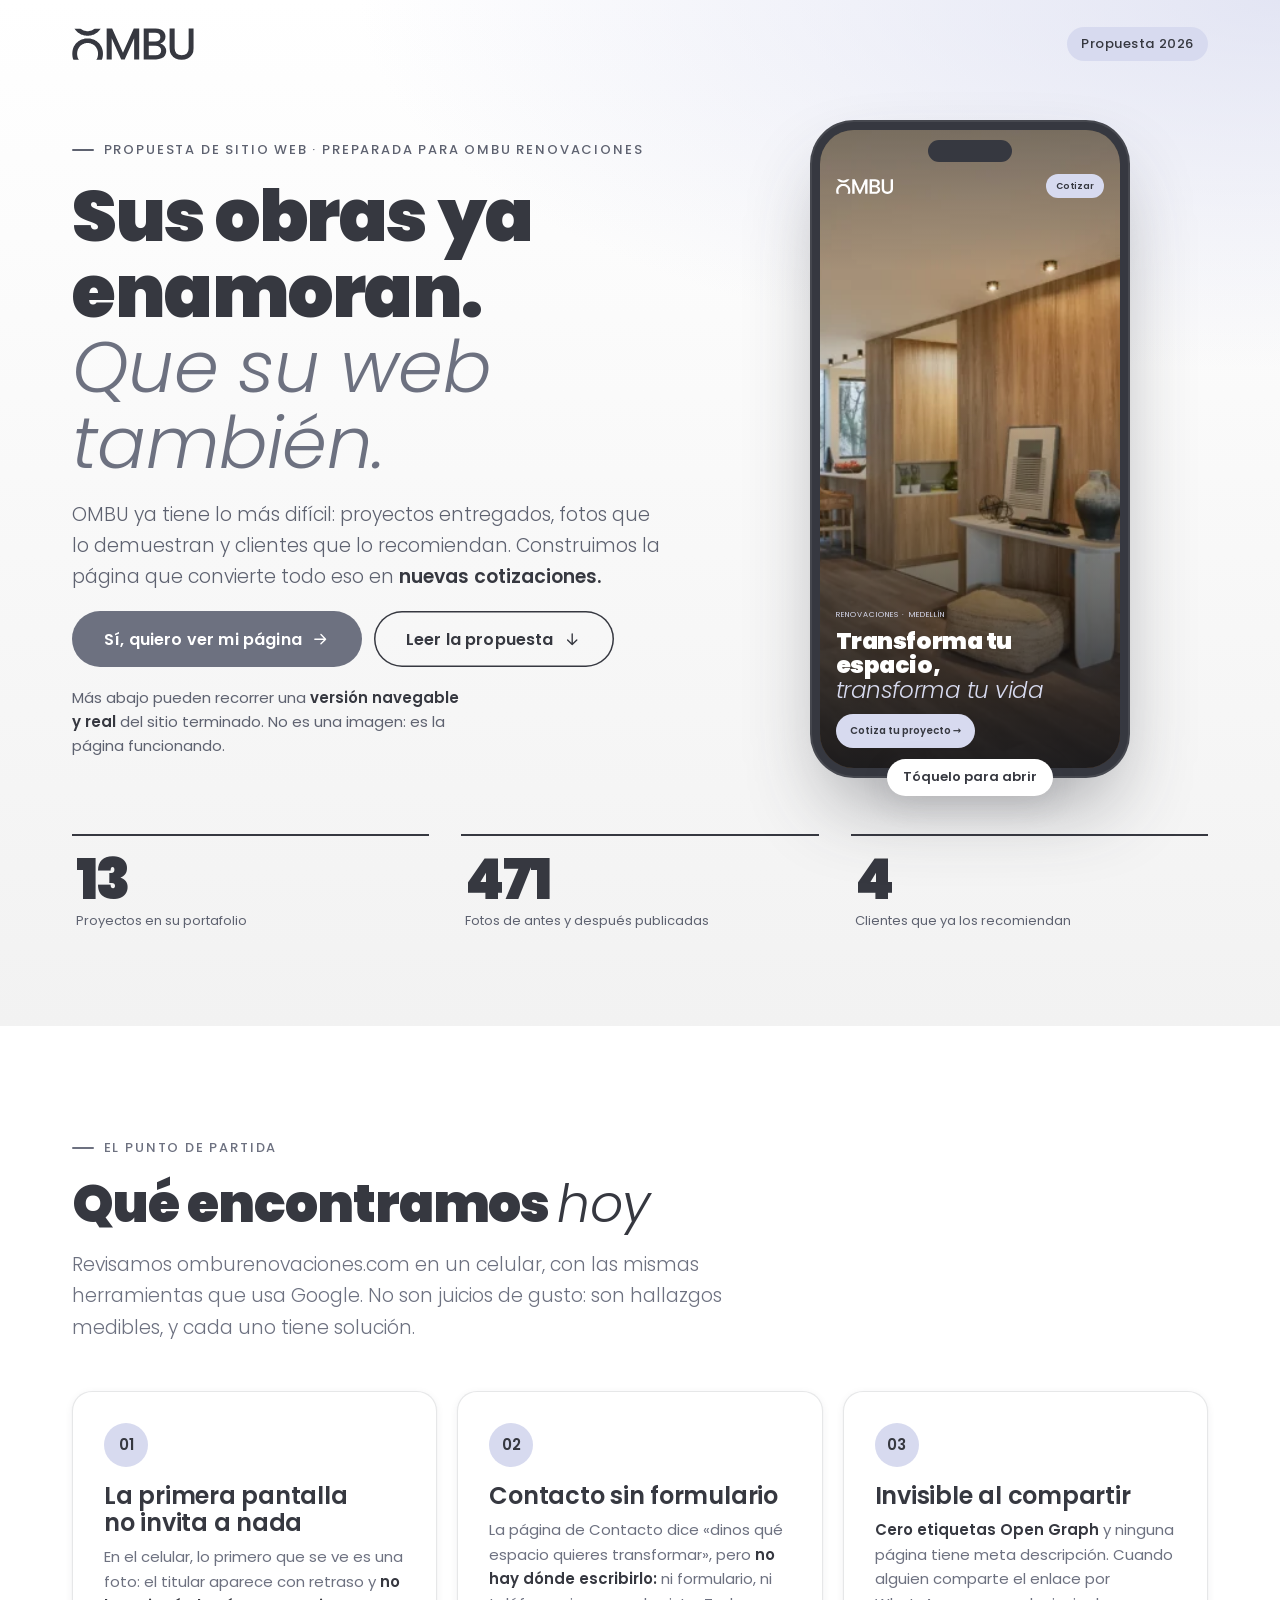
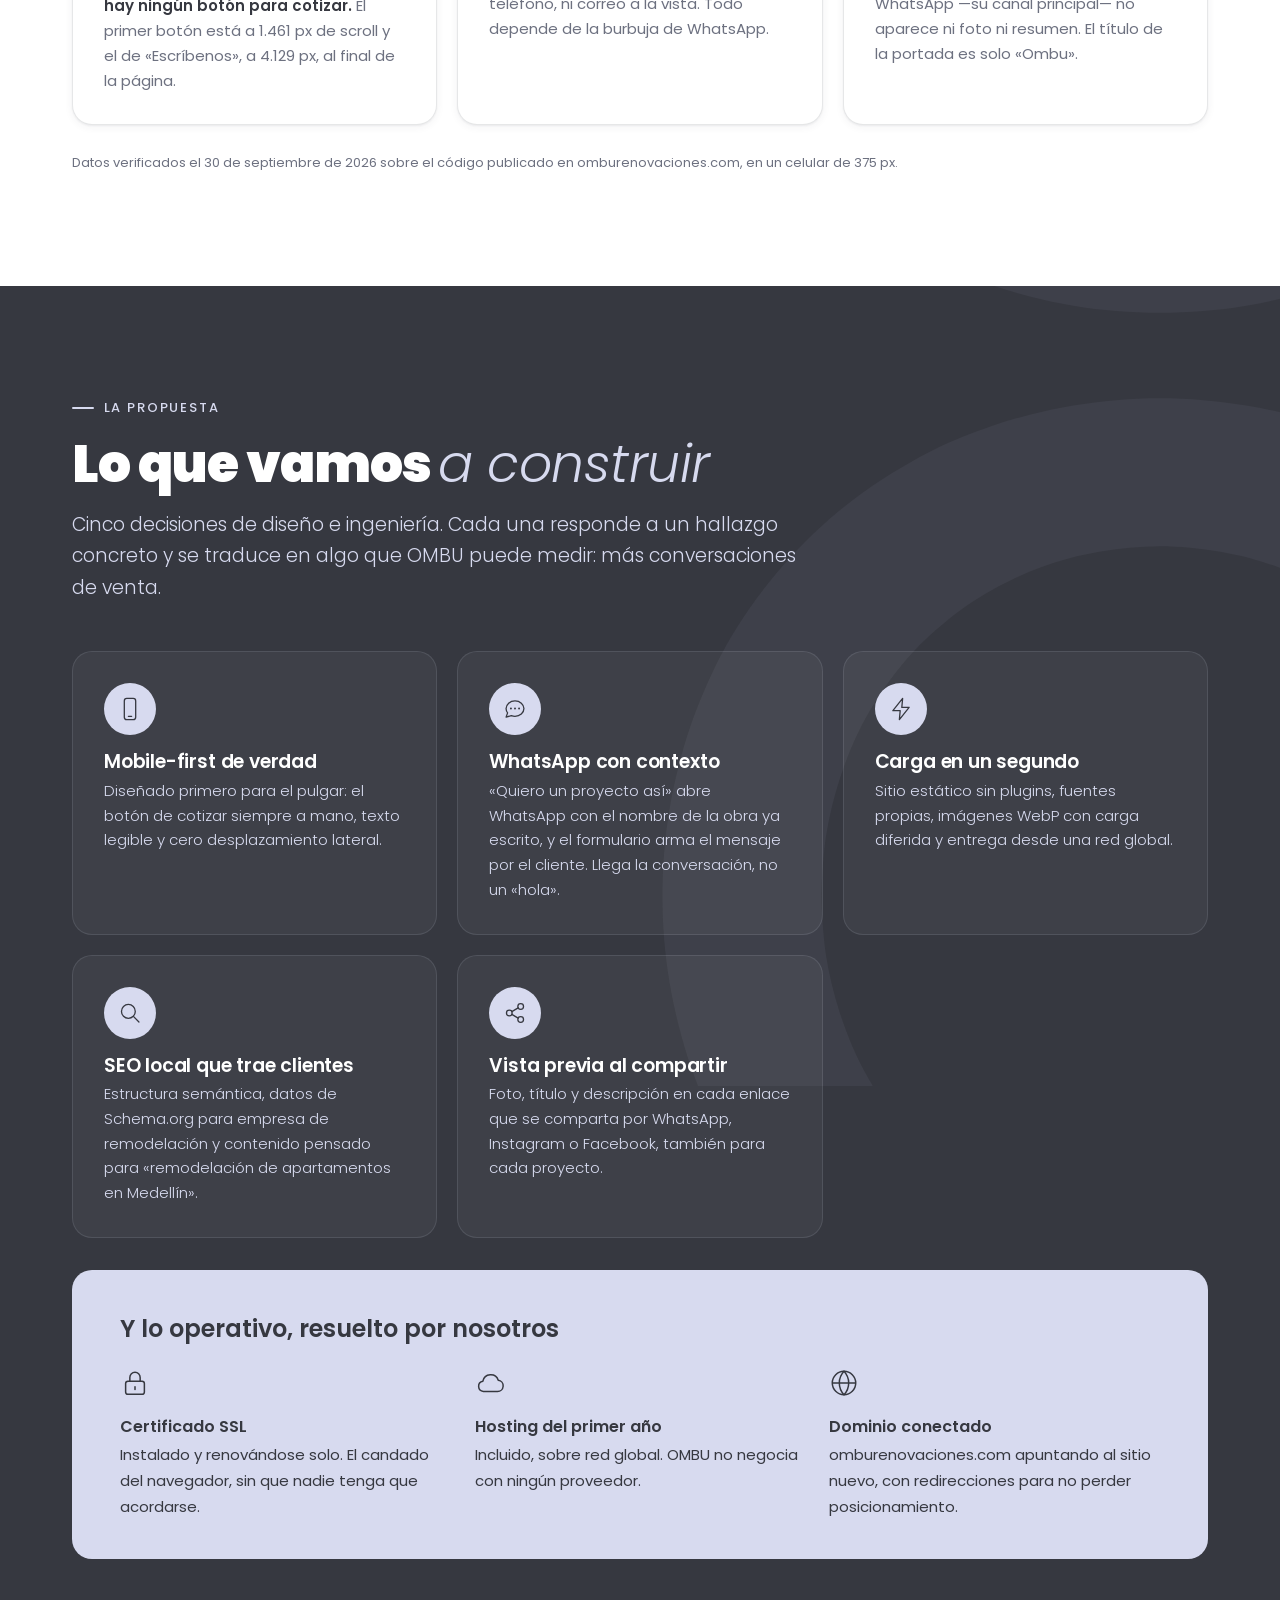
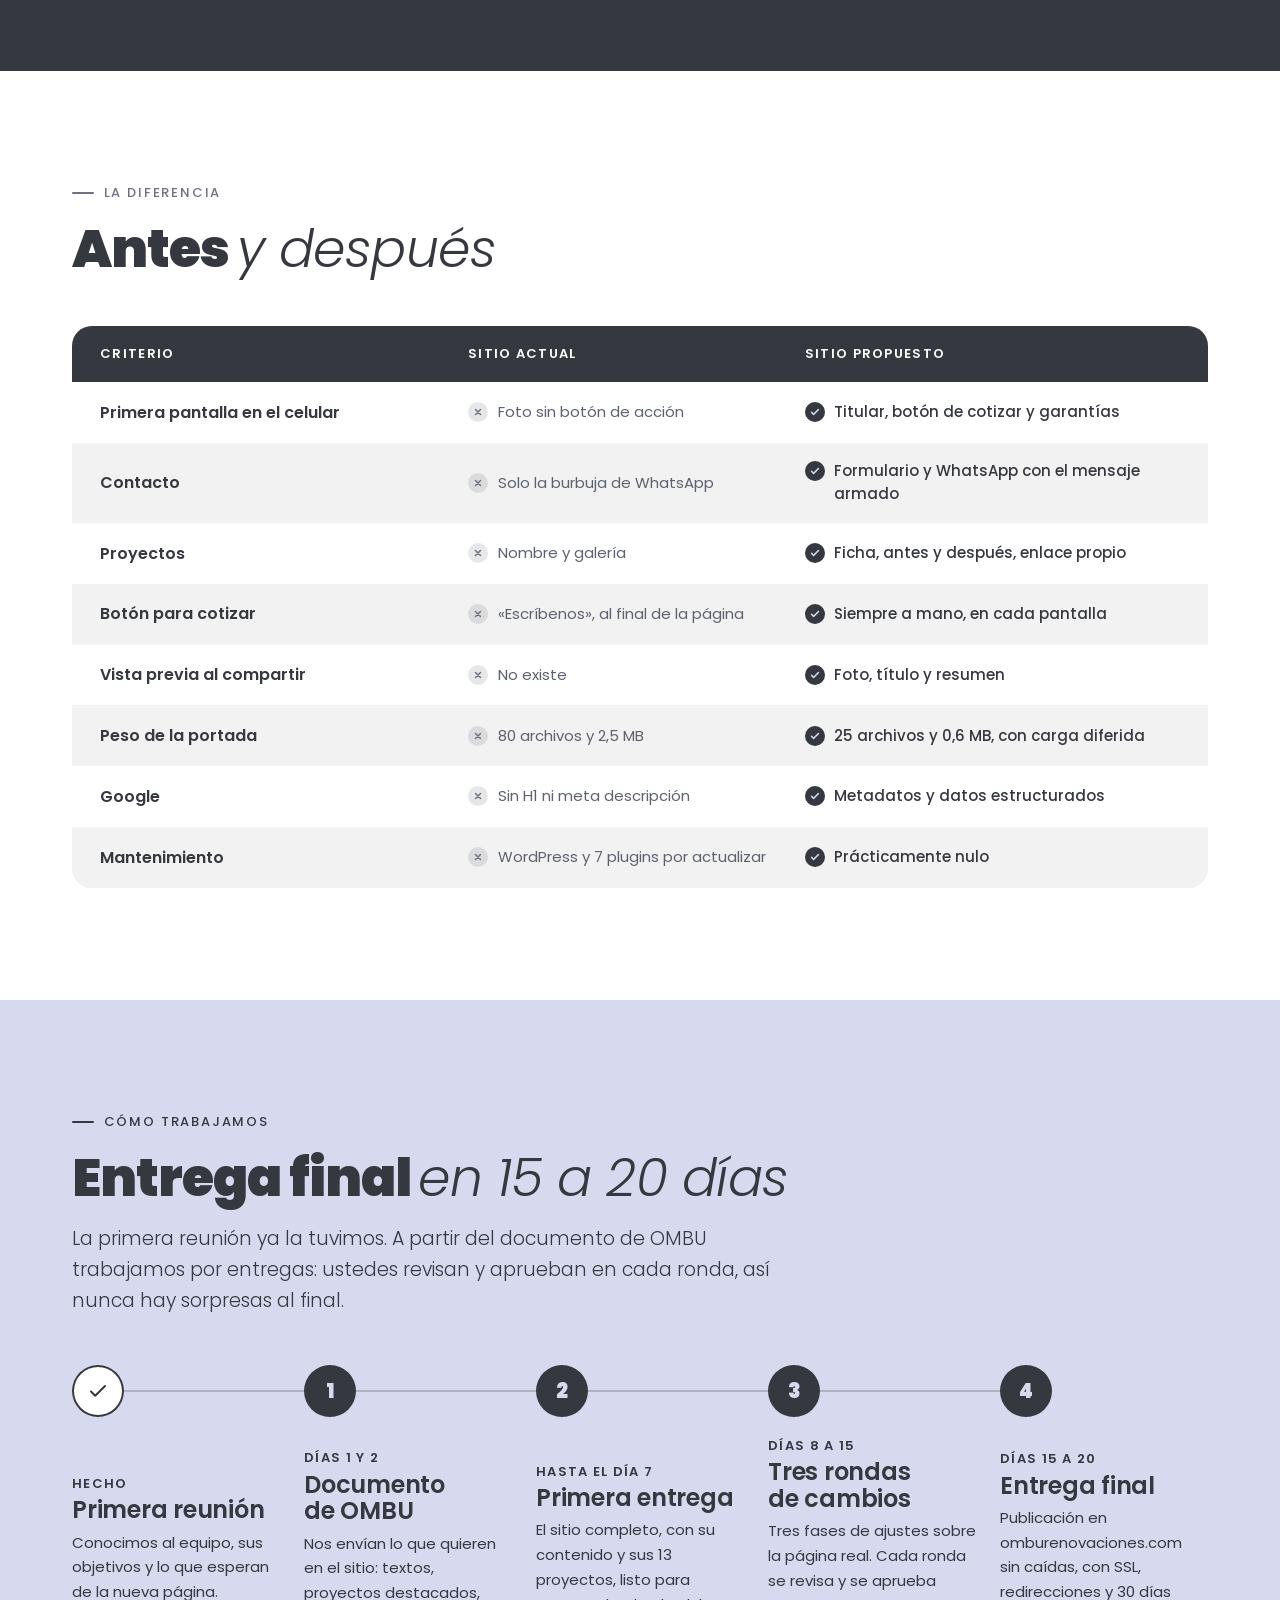
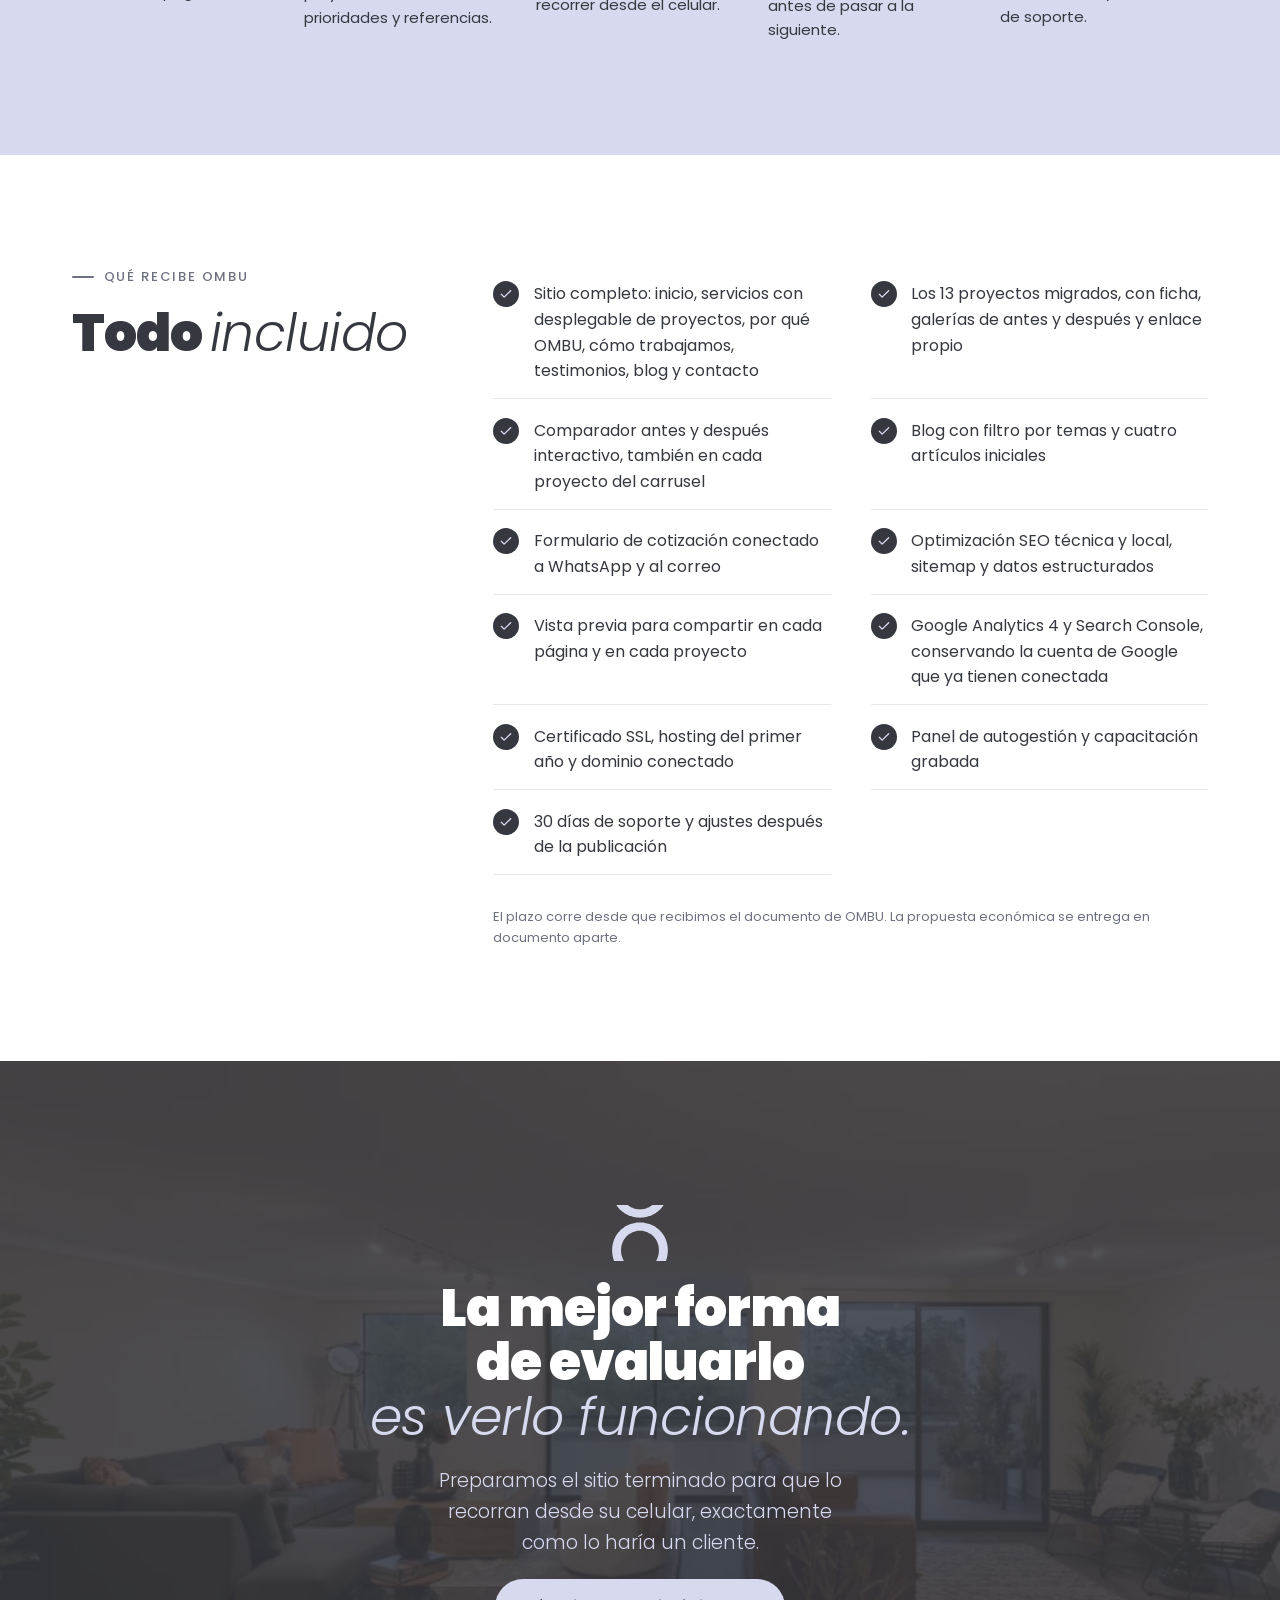
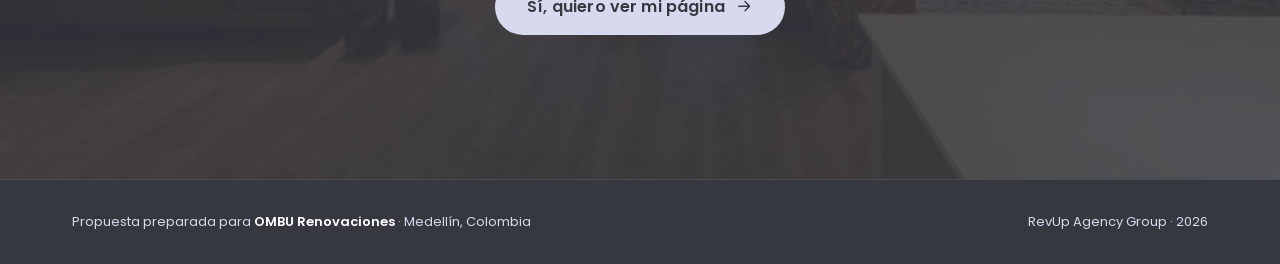
<file: index.html>
<!doctype html>
<html lang="es" class="no-js">
<head>
  <meta charset="utf-8">
  <meta name="viewport" content="width=device-width, initial-scale=1, viewport-fit=cover">
  <title>OMBU Renovaciones · Propuesta de sitio web</title>
  <meta name="description" content="Propuesta de RevUp Agency Group para el nuevo sitio web de OMBU Renovaciones: diagnóstico, beneficios, proceso y el sitio terminado para recorrer desde el celular.">
  <meta name="robots" content="noindex, nofollow">
  <meta name="theme-color" content="#363840">

  <meta property="og:type" content="website">
  <meta property="og:locale" content="es_CO">
  <meta property="og:title" content="Propuesta de sitio web para OMBU Renovaciones">
  <meta property="og:description" content="Sus obras ya enamoran. Que su web también. Recorra el sitio terminado desde su celular.">
  <meta property="og:image" content="https://revupag.github.io/ombu-propuesta/assets/img/og-propuesta.jpg">
  <meta property="og:image:width" content="1200">
  <meta property="og:image:height" content="630">
  <meta name="twitter:card" content="summary_large_image">

  <link rel="icon" href="assets/img/favicon.svg" type="image/svg+xml">
  <link rel="icon" href="assets/img/favicon-48.png" sizes="48x48" type="image/png">
  <link rel="apple-touch-icon" href="assets/img/apple-touch-icon.png">
  <link rel="preload" href="assets/fonts/poppins-900.woff2" as="font" type="font/woff2" crossorigin>
  <link rel="preload" href="assets/fonts/poppins-300.woff2" as="font" type="font/woff2" crossorigin>
  <link rel="prefetch" href="sitio/index.html">

  <link rel="stylesheet" href="assets/css/brand.css">
  <link rel="stylesheet" href="assets/css/propuesta.css">
  <script>document.documentElement.classList.replace('no-js', 'js');</script>
</head>
<body>
<svg width="0" height="0" style="position:absolute" aria-hidden="true" focusable="false">
  <defs>
    <symbol id="i-arrow" viewBox="0 0 24 24"><path d="M5 12h14M13 6l6 6-6 6" fill="none" stroke="currentColor" stroke-width="1.8" stroke-linecap="round" stroke-linejoin="round"/></symbol>
    <symbol id="i-down" viewBox="0 0 24 24"><path d="M12 5v14M6 13l6 6 6-6" fill="none" stroke="currentColor" stroke-width="1.8" stroke-linecap="round" stroke-linejoin="round"/></symbol>
    <symbol id="i-check" viewBox="0 0 24 24"><path d="M5 12.5l4.2 4.2L19 7" fill="none" stroke="currentColor" stroke-width="2" stroke-linecap="round" stroke-linejoin="round"/></symbol>
    <symbol id="i-x" viewBox="0 0 24 24"><path d="M7 7l10 10M17 7L7 17" fill="none" stroke="currentColor" stroke-width="2" stroke-linecap="round"/></symbol>
    <symbol id="i-phone" viewBox="0 0 32 32"><g fill="none" stroke="currentColor" stroke-width="1.6" stroke-linecap="round" stroke-linejoin="round"><rect x="9" y="3" width="14" height="26" rx="3"/><path d="M14 25h4"/></g></symbol>
    <symbol id="i-compare" viewBox="0 0 32 32"><g fill="none" stroke="currentColor" stroke-width="1.6" stroke-linecap="round" stroke-linejoin="round"><rect x="4" y="7" width="24" height="18" rx="2.5"/><path d="M16 4v24"/><path d="M11 13l-3 3 3 3M21 13l3 3-3 3"/></g></symbol>
    <symbol id="i-gallery" viewBox="0 0 32 32"><g fill="none" stroke="currentColor" stroke-width="1.6" stroke-linecap="round" stroke-linejoin="round"><rect x="4" y="6" width="24" height="20" rx="2.5"/><circle cx="11.5" cy="13" r="2.5"/><path d="M4 22l7-6 5 4 4-3 8 6"/></g></symbol>
    <symbol id="i-chat" viewBox="0 0 32 32"><g fill="none" stroke="currentColor" stroke-width="1.6" stroke-linecap="round" stroke-linejoin="round"><path d="M27 15.5c0 5.2-4.9 9.5-11 9.5-1.6 0-3.1-.3-4.5-.8L5 26l1.9-5.2C5.7 19.3 5 17.5 5 15.5 5 10.3 9.9 6 16 6s11 4.3 11 9.5z"/><path d="M11 15.5h.01M16 15.5h.01M21 15.5h.01" stroke-width="2.4"/></g></symbol>
    <symbol id="i-bolt" viewBox="0 0 32 32"><path d="M18 3L6 18h9l-1 11 12-15h-9z" fill="none" stroke="currentColor" stroke-width="1.6" stroke-linejoin="round"/></symbol>
    <symbol id="i-search" viewBox="0 0 32 32"><g fill="none" stroke="currentColor" stroke-width="1.6" stroke-linecap="round"><circle cx="14" cy="14" r="8.5"/><path d="M20.5 20.5L27 27"/></g></symbol>
    <symbol id="i-share" viewBox="0 0 32 32"><g fill="none" stroke="currentColor" stroke-width="1.6" stroke-linecap="round" stroke-linejoin="round"><circle cx="23" cy="8" r="3.5"/><circle cx="9" cy="16" r="3.5"/><circle cx="23" cy="24" r="3.5"/><path d="M12.1 14.3l7.8-4.6M12.1 17.7l7.8 4.6"/></g></symbol>
    <symbol id="i-access" viewBox="0 0 32 32"><g fill="none" stroke="currentColor" stroke-width="1.6" stroke-linecap="round" stroke-linejoin="round"><circle cx="16" cy="16" r="12.5"/><circle cx="16" cy="9.5" r="1.8"/><path d="M9.5 13.5l6.5 1.5 6.5-1.5M16 15v5l-3.5 6M16 20l3.5 6"/></g></symbol>
    <symbol id="i-upload" viewBox="0 0 32 32"><g fill="none" stroke="currentColor" stroke-width="1.6" stroke-linecap="round" stroke-linejoin="round"><path d="M16 20V5M10 11l6-6 6 6"/><path d="M5 19v6a2 2 0 0 0 2 2h18a2 2 0 0 0 2-2v-6"/></g></symbol>
    <symbol id="i-lock" viewBox="0 0 32 32"><g fill="none" stroke="currentColor" stroke-width="1.6" stroke-linecap="round" stroke-linejoin="round"><rect x="6" y="14" width="20" height="14" rx="2.5"/><path d="M10.5 14V10a5.5 5.5 0 0 1 11 0v4M16 20v3"/></g></symbol>
    <symbol id="i-cloud" viewBox="0 0 32 32"><path d="M9 25h15a6 6 0 0 0 .8-11.95A8.5 8.5 0 0 0 8.4 14.1 5.5 5.5 0 0 0 9 25z" fill="none" stroke="currentColor" stroke-width="1.6" stroke-linejoin="round"/></symbol>
    <symbol id="i-globe" viewBox="0 0 32 32"><g fill="none" stroke="currentColor" stroke-width="1.6"><circle cx="16" cy="16" r="12.5"/><path d="M3.5 16h25M16 3.5c3.4 3.6 5 7.8 5 12.5s-1.6 8.9-5 12.5c-3.4-3.6-5-7.8-5-12.5s1.6-8.9 5-12.5z"/></g></symbol>
  </defs>
</svg>

<a class="skip" href="#contenido">Saltar al contenido</a>

<header class="top">
  <div class="wrap top__in">
    <svg class="top__logo" viewBox="0 0 156 41" role="img" aria-label="OMBU"><use href="assets/img/marca.svg#ombu-logo"/></svg>
    <span class="top__tag">Propuesta 2026</span>
  </div>
</header>

<main id="contenido">

  <!-- ============ Portada ============ -->
  <section class="p-hero" aria-labelledby="p-title">
    <div class="wrap p-hero__grid">
      <div class="p-hero__copy">
        <p class="eyebrow">Propuesta de sitio web · Preparada para OMBU Renovaciones</p>
        <h1 class="p-hero__title display" id="p-title">Sus obras ya enamoran. <em>Que su web también.</em></h1>
        <p class="lead">OMBU ya tiene lo más difícil: proyectos entregados, fotos que lo demuestran y clientes que lo recomiendan. Construimos la página que convierte todo eso en <strong>nuevas cotizaciones.</strong></p>
        <div class="p-hero__ctas">
          <a class="btn btn--lg go-site" href="sitio/index.html">Sí, quiero ver mi página <svg aria-hidden="true"><use href="#i-arrow"/></svg></a>
          <a class="btn btn--ghost btn--lg" href="#diagnostico">Leer la propuesta <svg aria-hidden="true"><use href="#i-down"/></svg></a>
        </div>
        <p class="p-hero__note">Más abajo pueden recorrer una <strong>versión navegable y real</strong> del sitio terminado. No es una imagen: es la página funcionando.</p>
      </div>

      <a class="phone go-site" href="sitio/index.html" aria-label="Abrir el sitio terminado">
        <span class="phone__screen">
          <img src="assets/img/hero-768.webp" srcset="assets/img/hero-768.webp 768w, assets/img/hero-1024.webp 1024w" sizes="320px" width="768" height="512" alt="" fetchpriority="high">
          <span class="phone__ui" aria-hidden="true">
            <span class="phone__bar">
              <svg viewBox="0 0 156 41"><use href="assets/img/marca.svg#ombu-logo"/></svg>
              <span class="phone__pill">Cotizar</span>
            </span>
            <span class="phone__copy">
              <span class="phone__eyebrow">Renovaciones · Medellín</span>
              <span class="phone__h">Transforma tu espacio, <em>transforma tu vida</em></span>
              <span class="phone__btn">Cotiza tu proyecto →</span>
            </span>
          </span>
        </span>
        <span class="phone__tap" aria-hidden="true">Tóquelo para abrir</span>
      </a>
    </div>

    <dl class="wrap stats">
      <div><dt>Proyectos en su portafolio</dt><dd data-count="13">13</dd></div>
      <div><dt>Fotos de antes y después publicadas</dt><dd data-count="471">471</dd></div>
      <div><dt>Clientes que ya los recomiendan</dt><dd data-count="4">4</dd></div>
    </dl>
  </section>

  <!-- ============ Diagnóstico ============ -->
  <section class="p-sec" id="diagnostico" aria-labelledby="diag-title">
    <div class="wrap">
      <div class="p-head reveal">
        <p class="eyebrow">El punto de partida</p>
        <h2 class="title" id="diag-title">Qué encontramos <em>hoy</em></h2>
        <p class="lead">Revisamos omburenovaciones.com en un celular, con las mismas herramientas que usa Google. No son juicios de gusto: son hallazgos medibles, y cada uno tiene solución.</p>
      </div>

      <ol class="finds" role="list">
        <li class="find reveal">
          <span class="find__n">01</span>
          <h3>La primera pantalla no invita a nada</h3>
          <p>En el celular, lo primero que se ve es una foto: el titular aparece con retraso y <strong>no hay ningún botón para cotizar.</strong> El primer botón está a 1.461 px de scroll y el de «Escríbenos», a 4.129 px, al final de la página.</p>
        </li>
        <li class="find reveal">
          <span class="find__n">02</span>
          <h3>Contacto sin formulario</h3>
          <p>La página de Contacto dice «dinos qué espacio quieres transformar», pero <strong>no hay dónde escribirlo:</strong> ni formulario, ni teléfono, ni correo a la vista. Todo depende de la burbuja de WhatsApp.</p>
        </li>
        <li class="find reveal">
          <span class="find__n">03</span>
          <h3>Invisible al compartir</h3>
          <p><strong>Cero etiquetas Open Graph</strong> y ninguna página tiene meta descripción. Cuando alguien comparte el enlace por WhatsApp —su canal principal— no aparece ni foto ni resumen. El título de la portada es solo «Ombu».</p>
        </li>
      </ol>
      <p class="fine">Datos verificados el 30 de septiembre de 2026 sobre el código publicado en omburenovaciones.com, en un celular de 375 px.</p>
    </div>
  </section>

  <!-- ============ Lo que vamos a construir ============ -->
  <section class="p-sec p-build on-dark" aria-labelledby="build-title">
    <svg class="p-build__ring" viewBox="0 0 2250 2250" aria-hidden="true"><use href="assets/img/marca.svg#ombu-mark"/></svg>
    <div class="wrap">
      <div class="p-head reveal">
        <p class="eyebrow">La propuesta</p>
        <h2 class="title" id="build-title">Lo que vamos <em>a construir</em></h2>
        <p class="lead">Cinco decisiones de diseño e ingeniería. Cada una responde a un hallazgo concreto y se traduce en algo que OMBU puede medir: más conversaciones de venta.</p>
      </div>
      <ul class="feats" role="list">
        <li class="feat reveal"><span class="feat__ico"><svg aria-hidden="true"><use href="#i-phone"/></svg></span><h3>Mobile-first de verdad</h3><p>Diseñado primero para el pulgar: el botón de cotizar siempre a mano, texto legible y cero desplazamiento lateral.</p></li>
        <li class="feat reveal"><span class="feat__ico"><svg aria-hidden="true"><use href="#i-chat"/></svg></span><h3>WhatsApp con contexto</h3><p>«Quiero un proyecto así» abre WhatsApp con el nombre de la obra ya escrito, y el formulario arma el mensaje por el cliente. Llega la conversación, no un «hola».</p></li>
        <li class="feat reveal"><span class="feat__ico"><svg aria-hidden="true"><use href="#i-bolt"/></svg></span><h3>Carga en un segundo</h3><p>Sitio estático sin plugins, fuentes propias, imágenes WebP con carga diferida y entrega desde una red global.</p></li>
        <li class="feat reveal"><span class="feat__ico"><svg aria-hidden="true"><use href="#i-search"/></svg></span><h3>SEO local que trae clientes</h3><p>Estructura semántica, datos de Schema.org para empresa de remodelación y contenido pensado para «remodelación de apartamentos en Medellín».</p></li>
        <li class="feat reveal"><span class="feat__ico"><svg aria-hidden="true"><use href="#i-share"/></svg></span><h3>Vista previa al compartir</h3><p>Foto, título y descripción en cada enlace que se comparta por WhatsApp, Instagram o Facebook, también para cada proyecto.</p></li>
      </ul>

      <div class="ops reveal">
        <p class="ops__title">Y lo operativo, resuelto por nosotros</p>
        <ul class="ops__list" role="list">
          <li><svg aria-hidden="true"><use href="#i-lock"/></svg><div><strong>Certificado SSL</strong><span>Instalado y renovándose solo. El candado del navegador, sin que nadie tenga que acordarse.</span></div></li>
          <li><svg aria-hidden="true"><use href="#i-cloud"/></svg><div><strong>Hosting del primer año</strong><span>Incluido, sobre red global. OMBU no negocia con ningún proveedor.</span></div></li>
          <li><svg aria-hidden="true"><use href="#i-globe"/></svg><div><strong>Dominio conectado</strong><span>omburenovaciones.com apuntando al sitio nuevo, con redirecciones para no perder posicionamiento.</span></div></li>
        </ul>
      </div>
    </div>
  </section>

  <!-- ============ Antes y después ============ -->
  <section class="p-sec" aria-labelledby="vs-title">
    <div class="wrap">
      <div class="p-head reveal">
        <p class="eyebrow">La diferencia</p>
        <h2 class="title" id="vs-title">Antes <em>y después</em></h2>
      </div>
      <p class="vs__legend" aria-hidden="true"><span class="vs__old">Sitio actual</span><span class="vs__new">Sitio propuesto</span></p>
      <div class="vs reveal" role="table" aria-label="Comparación entre el sitio actual y el sitio propuesto">
        <div class="vs__row vs__row--head" role="row">
          <span role="columnheader">Criterio</span>
          <span role="columnheader">Sitio actual</span>
          <span role="columnheader">Sitio propuesto</span>
        </div>
        <div class="vs__row" role="row"><span role="rowheader">Primera pantalla en el celular</span><span role="cell" class="vs__old">Foto sin botón de acción</span><span role="cell" class="vs__new">Titular, botón de cotizar y garantías</span></div>
        <div class="vs__row" role="row"><span role="rowheader">Contacto</span><span role="cell" class="vs__old">Solo la burbuja de WhatsApp</span><span role="cell" class="vs__new">Formulario y WhatsApp con el mensaje armado</span></div>
        <div class="vs__row" role="row"><span role="rowheader">Proyectos</span><span role="cell" class="vs__old">Nombre y galería</span><span role="cell" class="vs__new">Ficha, antes y después, enlace propio</span></div>
        <div class="vs__row" role="row"><span role="rowheader">Botón para cotizar</span><span role="cell" class="vs__old">«Escríbenos», al final de la página</span><span role="cell" class="vs__new">Siempre a mano, en cada pantalla</span></div>
        <div class="vs__row" role="row"><span role="rowheader">Vista previa al compartir</span><span role="cell" class="vs__old">No existe</span><span role="cell" class="vs__new">Foto, título y resumen</span></div>
        <div class="vs__row" role="row"><span role="rowheader">Peso de la portada</span><span role="cell" class="vs__old">80 archivos y 2,5 MB</span><span role="cell" class="vs__new">25 archivos y 0,6 MB, con carga diferida</span></div>
        <div class="vs__row" role="row"><span role="rowheader">Google</span><span role="cell" class="vs__old">Sin H1 ni meta descripción</span><span role="cell" class="vs__new">Metadatos y datos estructurados</span></div>
        <div class="vs__row" role="row"><span role="rowheader">Mantenimiento</span><span role="cell" class="vs__old">WordPress y 7 plugins por actualizar</span><span role="cell" class="vs__new">Prácticamente nulo</span></div>
      </div>
    </div>
  </section>

  <!-- ============ Proceso ============ -->
  <section class="p-sec p-process" aria-labelledby="proc-title">
    <div class="wrap">
      <div class="p-head reveal">
        <p class="eyebrow">Cómo trabajamos</p>
        <h2 class="title" id="proc-title">Entrega final <em>en 15 a 20 días</em></h2>
        <p class="lead">La primera reunión ya la tuvimos. A partir del documento de OMBU trabajamos por entregas: ustedes revisan y aprueban en cada ronda, así nunca hay sorpresas al final.</p>
      </div>
      <ol class="phases phases--5" role="list">
        <li class="phase phase--done reveal"><span class="phase__n"><svg aria-hidden="true"><use href="#i-check"/></svg><span class="sr-only">Hecho:</span></span><div><p class="phase__when">Hecho</p><h3>Primera reunión</h3><p>Conocimos al equipo, sus objetivos y lo que esperan de la nueva página.</p></div></li>
        <li class="phase reveal"><span class="phase__n">1</span><div><p class="phase__when">Días 1 y 2</p><h3>Documento de OMBU</h3><p>Nos envían lo que quieren en el sitio: textos, proyectos destacados, prioridades y referencias.</p></div></li>
        <li class="phase reveal"><span class="phase__n">2</span><div><p class="phase__when">Hasta el día 7</p><h3>Primera entrega</h3><p>El sitio completo, con su contenido y sus 13 proyectos, listo para recorrer desde el celular.</p></div></li>
        <li class="phase reveal"><span class="phase__n">3</span><div><p class="phase__when">Días 8 a 15</p><h3>Tres rondas de cambios</h3><p>Tres fases de ajustes sobre la página real. Cada ronda se revisa y se aprueba antes de pasar a la siguiente.</p></div></li>
        <li class="phase reveal"><span class="phase__n">4</span><div><p class="phase__when">Días 15 a 20</p><h3>Entrega final</h3><p>Publicación en omburenovaciones.com sin caídas, con SSL, redirecciones y 30 días de soporte.</p></div></li>
      </ol>
    </div>
  </section>

  <!-- ============ Entregables ============ -->
  <section class="p-sec" aria-labelledby="inc-title">
    <div class="wrap p-inc">
      <div class="p-head reveal">
        <p class="eyebrow">Qué recibe OMBU</p>
        <h2 class="title" id="inc-title">Todo <em>incluido</em></h2>
      </div>
      <ul class="checks reveal" role="list">
        <li><svg aria-hidden="true"><use href="#i-check"/></svg>Sitio completo: inicio, servicios con desplegable de proyectos, por qué OMBU, cómo trabajamos, testimonios, blog y contacto</li>
        <li><svg aria-hidden="true"><use href="#i-check"/></svg>Los 13 proyectos migrados, con ficha, galerías de antes y después y enlace propio</li>
        <li><svg aria-hidden="true"><use href="#i-check"/></svg>Comparador antes y después interactivo, también en cada proyecto del carrusel</li>
        <li><svg aria-hidden="true"><use href="#i-check"/></svg>Blog con filtro por temas y cuatro artículos iniciales</li>
        <li><svg aria-hidden="true"><use href="#i-check"/></svg>Formulario de cotización conectado a WhatsApp y al correo</li>
        <li><svg aria-hidden="true"><use href="#i-check"/></svg>Optimización SEO técnica y local, sitemap y datos estructurados</li>
        <li><svg aria-hidden="true"><use href="#i-check"/></svg>Vista previa para compartir en cada página y en cada proyecto</li>
        <li><svg aria-hidden="true"><use href="#i-check"/></svg>Google Analytics 4 y Search Console, conservando la cuenta de Google que ya tienen conectada</li>
        <li><svg aria-hidden="true"><use href="#i-check"/></svg>Certificado SSL, hosting del primer año y dominio conectado</li>
        <li><svg aria-hidden="true"><use href="#i-check"/></svg>Panel de autogestión y capacitación grabada</li>
        <li><svg aria-hidden="true"><use href="#i-check"/></svg>30 días de soporte y ajustes después de la publicación</li>
      </ul>
      <p class="fine">El plazo corre desde que recibimos el documento de OMBU. La propuesta económica se entrega en documento aparte.</p>
    </div>
  </section>

  <!-- ============ Cierre ============ -->
  <section class="p-end on-dark" aria-labelledby="end-title">
    <picture class="p-end__media" aria-hidden="true">
      <img src="assets/img/proyectos/avignon/d01-s.webp" width="768" height="512" loading="lazy" decoding="async" alt="">
    </picture>
    <div class="wrap p-end__in reveal">
      <svg class="p-end__mark" viewBox="0 0 2250 2250" aria-hidden="true"><use href="assets/img/marca.svg#ombu-mark"/></svg>
      <h2 class="display p-end__title" id="end-title">La mejor forma de evaluarlo <em>es verlo funcionando.</em></h2>
      <p class="lead">Preparamos el sitio terminado para que lo recorran desde su celular, exactamente como lo haría un cliente.</p>
      <a class="btn btn--light btn--lg go-site" href="sitio/index.html">Sí, quiero ver mi página <svg aria-hidden="true"><use href="#i-arrow"/></svg></a>
    </div>
  </section>
</main>

<footer class="p-ftr">
  <div class="wrap p-ftr__in">
    <p>Propuesta preparada para <strong>OMBU Renovaciones</strong> · Medellín, Colombia</p>
    <p>RevUp Agency Group · 2026</p>
  </div>
</footer>

<!-- CTA fijo en móvil -->
<div class="dock" id="dock">
  <a class="btn btn--lg btn--block go-site" href="sitio/index.html">Sí, quiero ver mi página <svg aria-hidden="true"><use href="#i-arrow"/></svg></a>
</div>

<!-- Transición hacia el sitio -->
<div class="curtain" id="curtain" aria-hidden="true">
  <svg viewBox="0 0 2250 2250"><use href="assets/img/marca.svg#ombu-mark"/></svg>
</div>

<script src="assets/js/propuesta.js"></script>
</body>
</html>
</file>
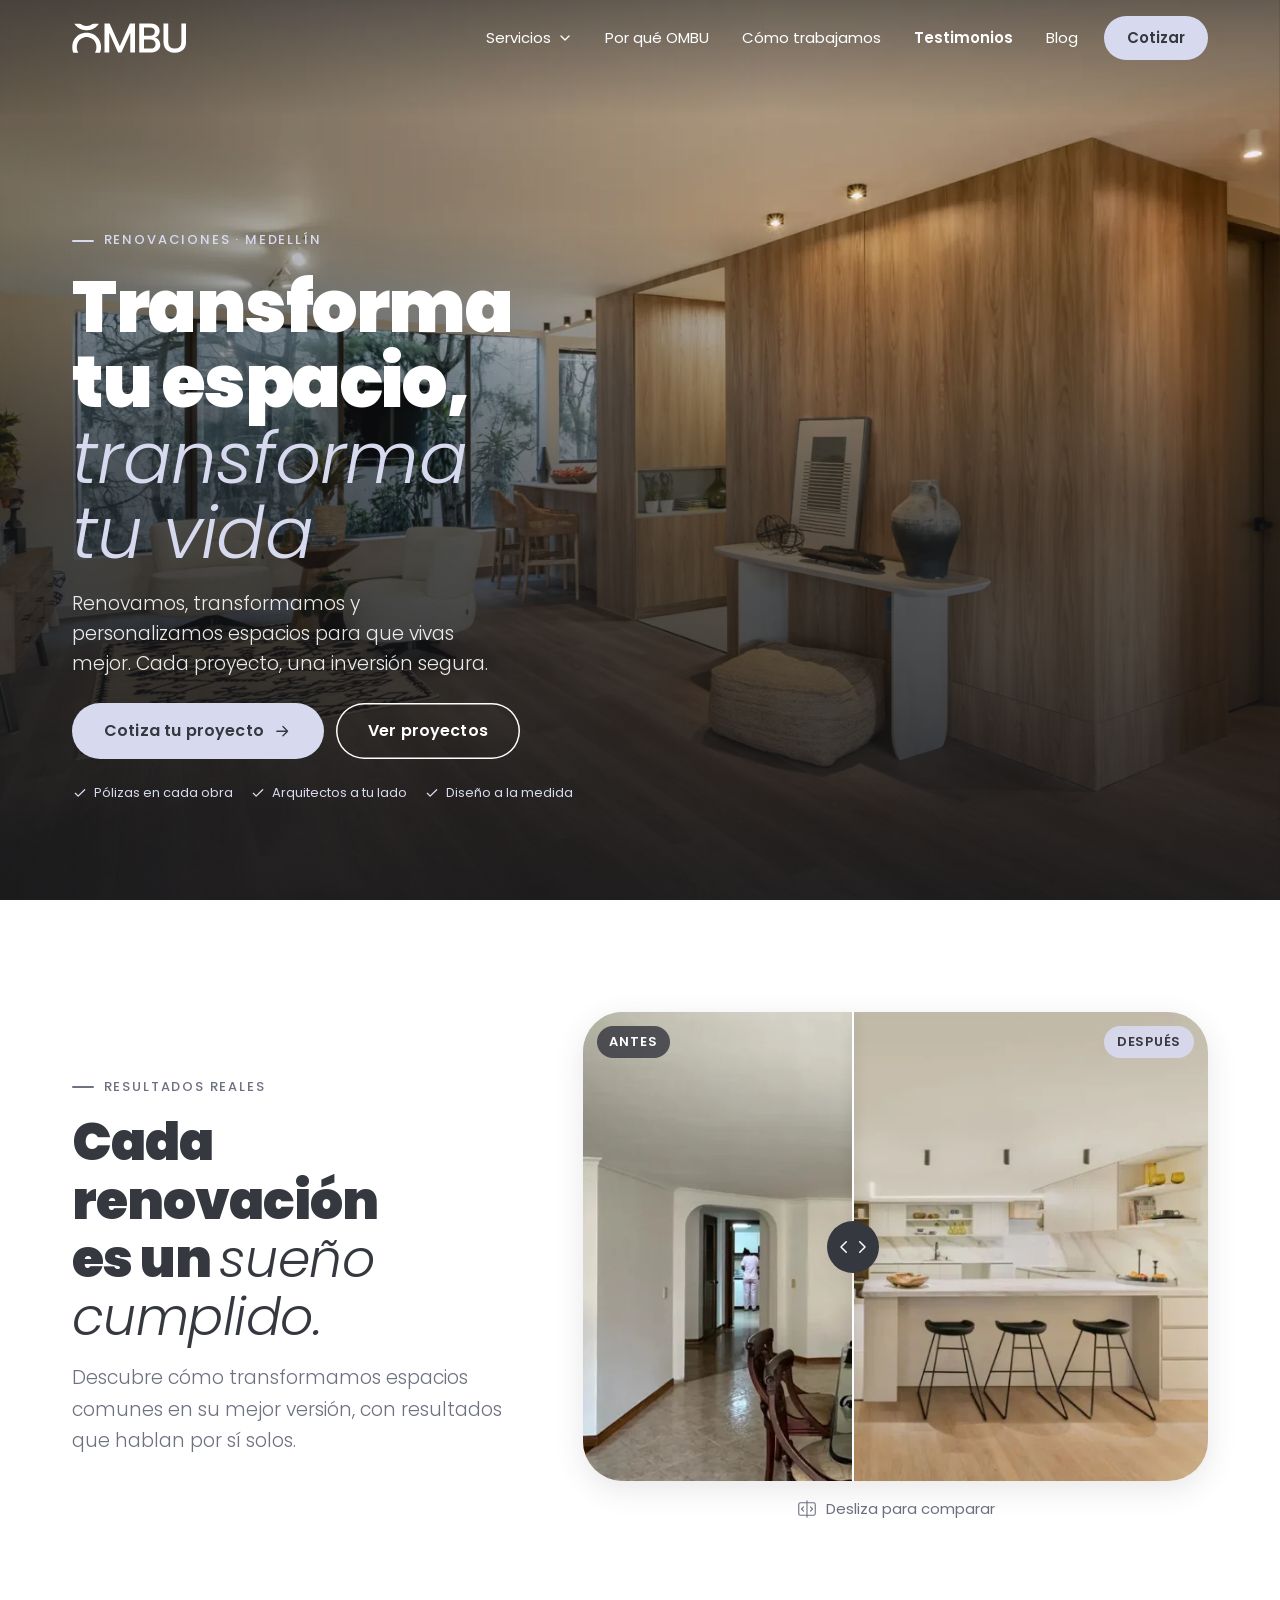
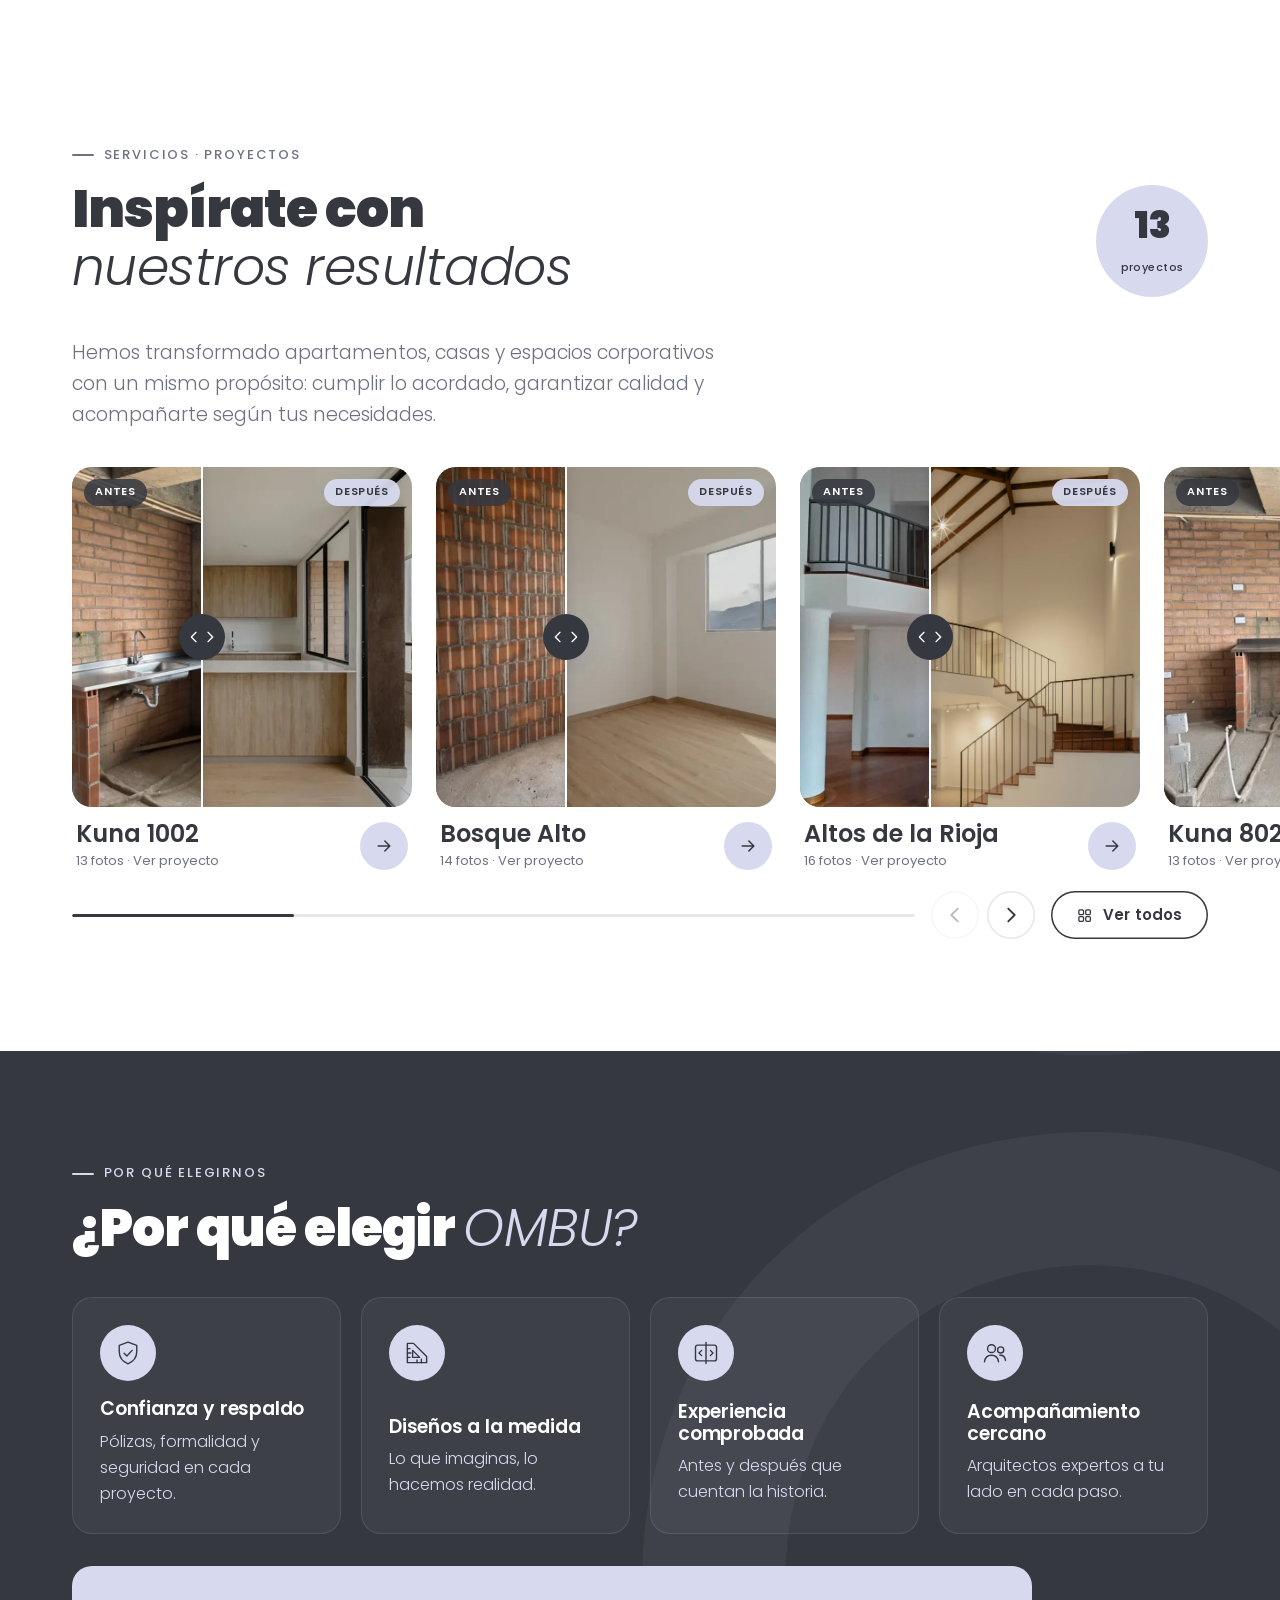
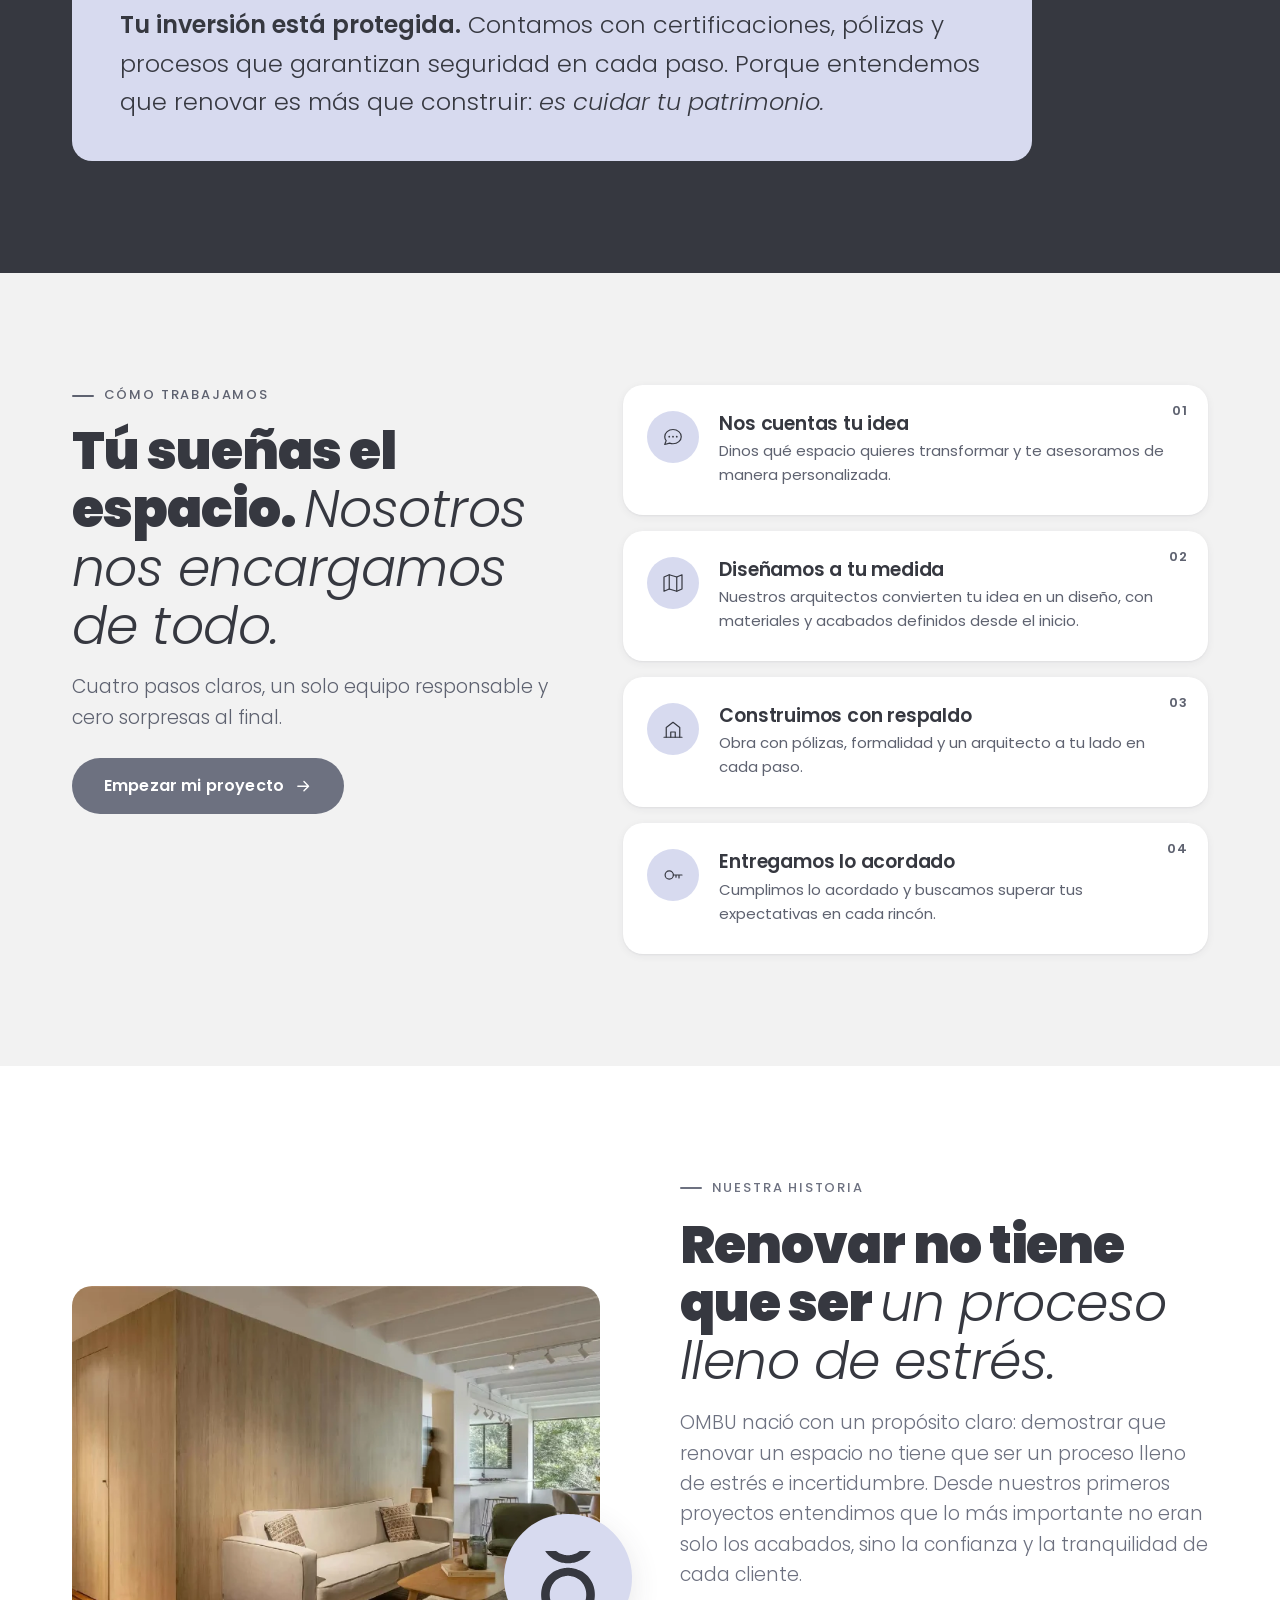
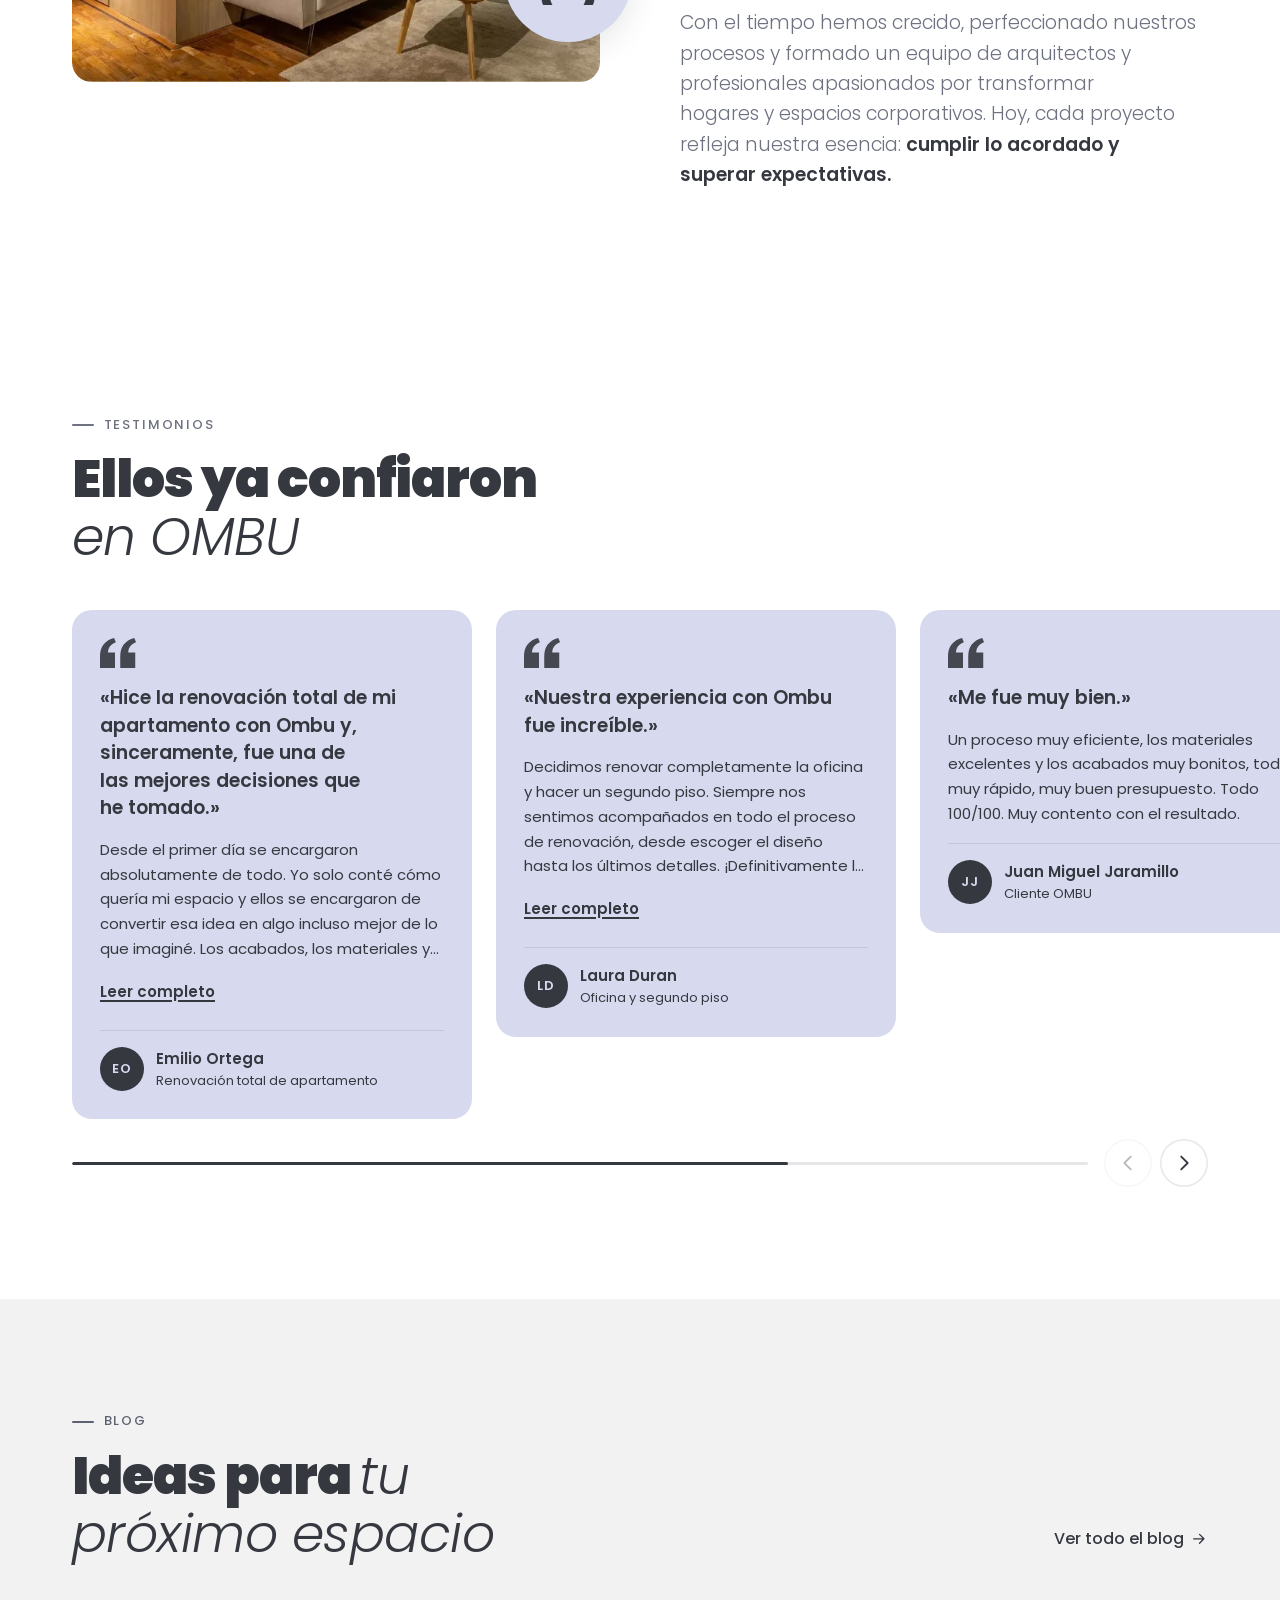
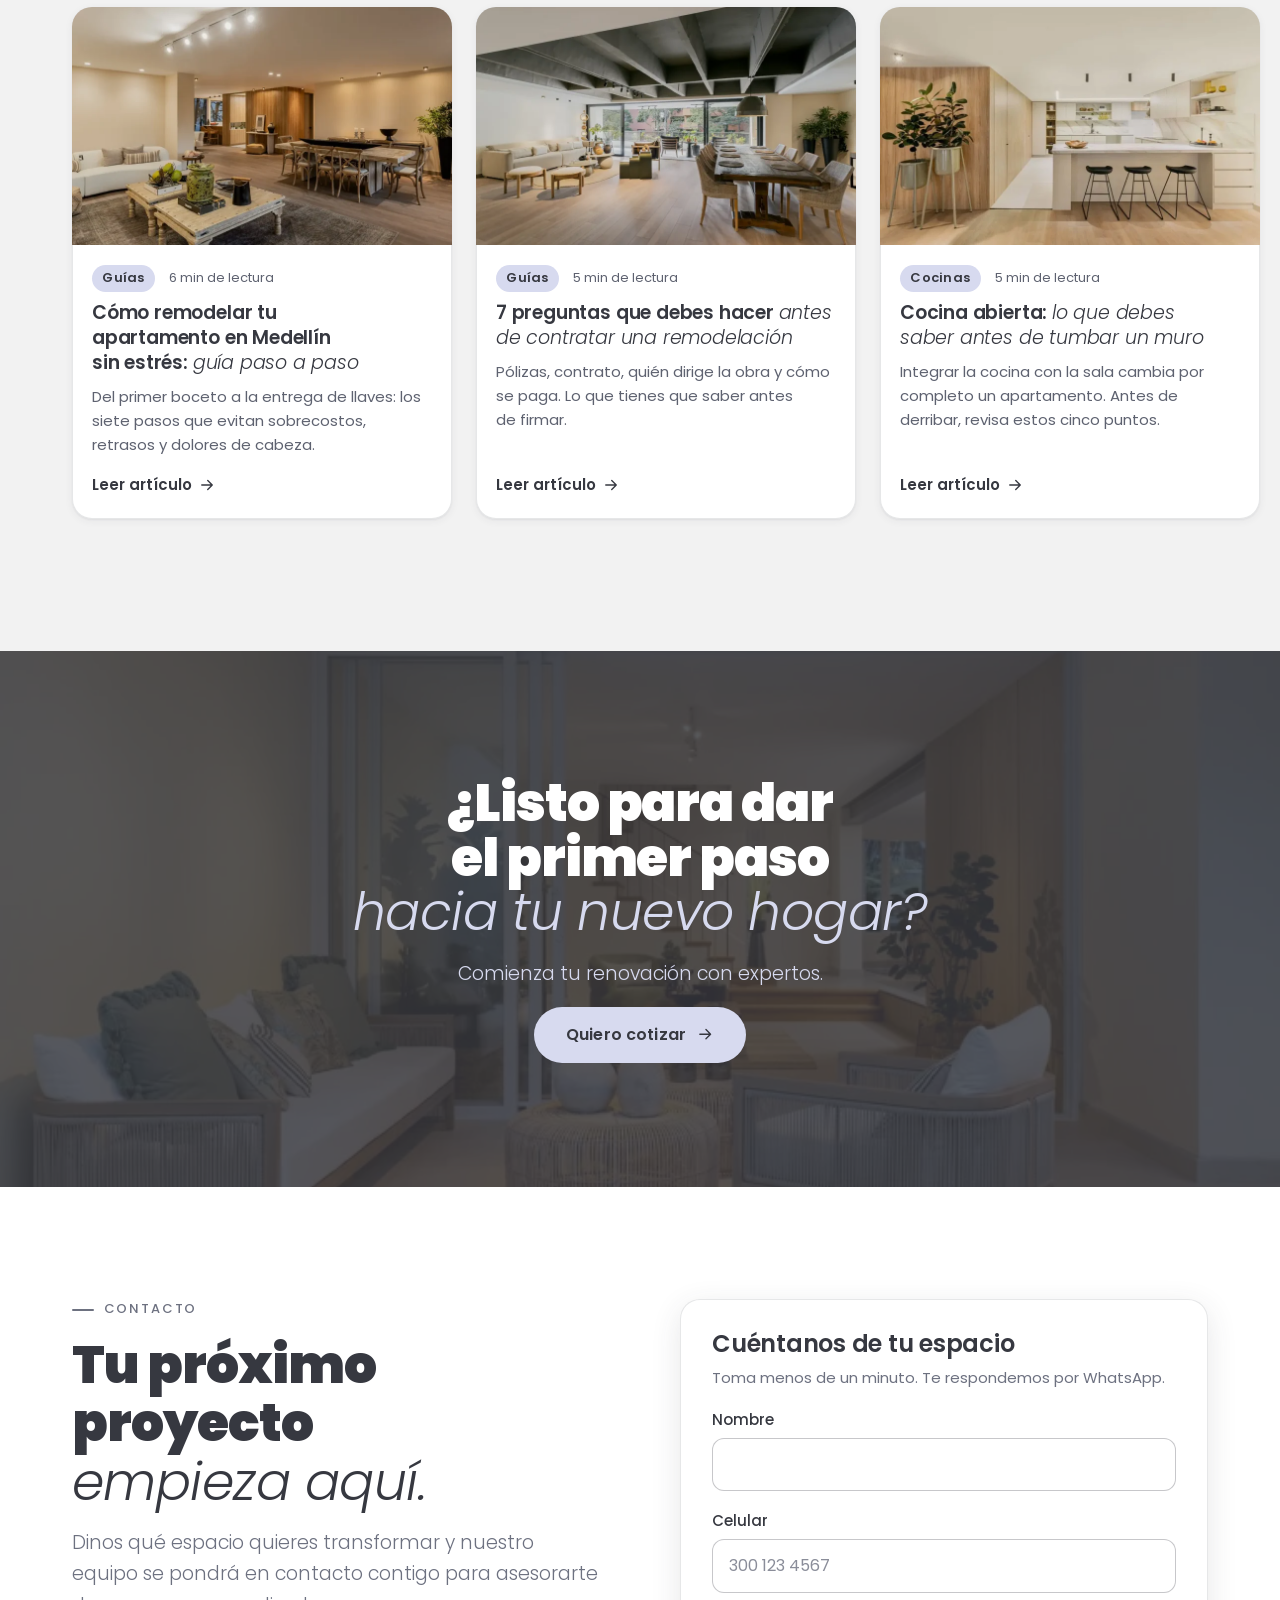
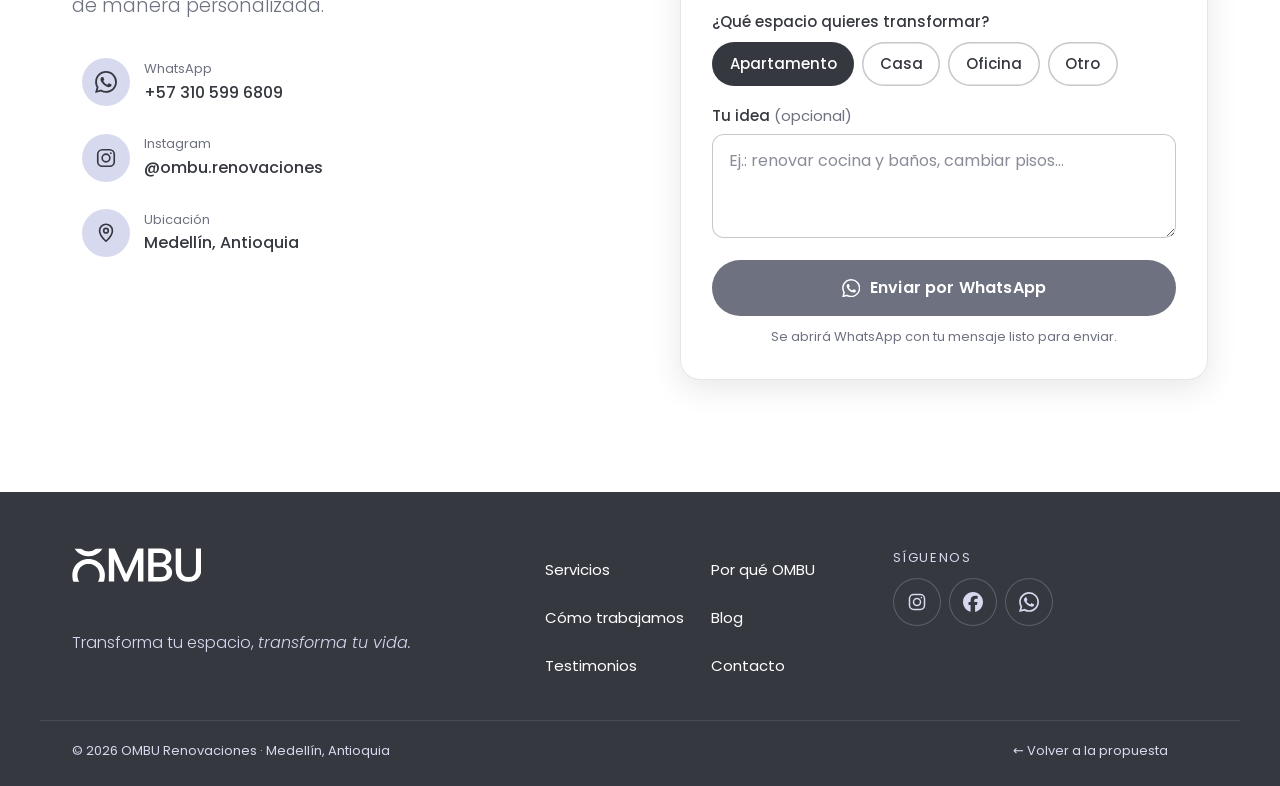
<file: sitio/index.html>
<!doctype html>
<html lang="es" class="no-js">
<head>
  <meta charset="utf-8">
  <meta name="viewport" content="width=device-width, initial-scale=1, viewport-fit=cover">
  <title>OMBU Renovaciones · Remodelación de apartamentos, casas y oficinas en Medellín</title>
  <meta name="description" content="Renovamos, transformamos y personalizamos espacios en Medellín. Diseño a la medida, arquitectos a tu lado y pólizas en cada proyecto. Mira nuestros antes y después.">
  <meta name="robots" content="noindex, nofollow">
  <meta name="theme-color" content="#363840">

  <meta property="og:type" content="website">
  <meta property="og:locale" content="es_CO">
  <meta property="og:site_name" content="OMBU Renovaciones">
  <meta property="og:title" content="OMBU Renovaciones · Transforma tu espacio, transforma tu vida">
  <meta property="og:description" content="Remodelación de apartamentos, casas y espacios corporativos en Medellín. Mira nuestros antes y después.">
  <meta property="og:image" content="https://revupag.github.io/ombu-propuesta/assets/img/og-sitio.jpg">
  <meta property="og:image:width" content="1200">
  <meta property="og:image:height" content="630">
  <meta name="twitter:card" content="summary_large_image">

  <link rel="icon" href="../assets/img/favicon.svg" type="image/svg+xml">
  <link rel="icon" href="../assets/img/favicon-48.png" sizes="48x48" type="image/png">
  <link rel="apple-touch-icon" href="../assets/img/apple-touch-icon.png">

  <link rel="preload" href="../assets/fonts/poppins-900.woff2" as="font" type="font/woff2" crossorigin>
  <link rel="preload" href="../assets/fonts/poppins-300.woff2" as="font" type="font/woff2" crossorigin>
  <link rel="preload" as="image" href="../assets/img/hero-768.webp"
        imagesrcset="../assets/img/hero-768.webp 768w, ../assets/img/hero-1024.webp 1024w, ../assets/img/hero-1536.webp 1536w, ../assets/img/hero-1920.webp 1920w"
        imagesizes="100vw">

  <link rel="stylesheet" href="../assets/css/brand.css">
  <link rel="stylesheet" href="../assets/css/sitio.css">

  <script type="application/ld+json">
  {
    "@context": "https://schema.org",
    "@type": "GeneralContractor",
    "name": "OMBU Renovaciones",
    "url": "https://omburenovaciones.com/",
    "logo": "https://revupag.github.io/ombu-propuesta/assets/img/icon-512.png",
    "image": "https://revupag.github.io/ombu-propuesta/assets/img/og-sitio.jpg",
    "description": "Renovación y remodelación de apartamentos, casas y espacios corporativos con diseño a la medida.",
    "telephone": "+57 310 599 6809",
    "areaServed": "Medellín, Antioquia",
    "address": { "@type": "PostalAddress", "addressLocality": "Medellín", "addressRegion": "Antioquia", "addressCountry": "CO" },
    "sameAs": ["https://www.instagram.com/ombu.renovaciones/", "https://www.facebook.com/share/1AA67nPHKe/"]
  }
  </script>
  <script>document.documentElement.classList.replace('no-js', 'js');</script>
</head>
<body data-page="inicio" data-root="../" data-home="">
<!-- @sprite -->
<svg width="0" height="0" style="position:absolute" aria-hidden="true" focusable="false">
  <defs>
    <symbol id="i-arrow" viewBox="0 0 24 24"><path d="M5 12h14M13 6l6 6-6 6" fill="none" stroke="currentColor" stroke-width="1.8" stroke-linecap="round" stroke-linejoin="round"/></symbol>
    <symbol id="i-arrow-l" viewBox="0 0 24 24"><path d="M19 12H5M11 6l-6 6 6 6" fill="none" stroke="currentColor" stroke-width="1.8" stroke-linecap="round" stroke-linejoin="round"/></symbol>
    <symbol id="i-chev-l" viewBox="0 0 24 24"><path d="M15 5l-7 7 7 7" fill="none" stroke="currentColor" stroke-width="2" stroke-linecap="round" stroke-linejoin="round"/></symbol>
    <symbol id="i-chev-r" viewBox="0 0 24 24"><path d="M9 5l7 7-7 7" fill="none" stroke="currentColor" stroke-width="2" stroke-linecap="round" stroke-linejoin="round"/></symbol>
    <symbol id="i-close" viewBox="0 0 24 24"><path d="M6 6l12 12M18 6L6 18" fill="none" stroke="currentColor" stroke-width="2" stroke-linecap="round"/></symbol>
    <symbol id="i-check" viewBox="0 0 24 24"><path d="M5 12.5l4.2 4.2L19 7" fill="none" stroke="currentColor" stroke-width="2" stroke-linecap="round" stroke-linejoin="round"/></symbol>
    <symbol id="i-grid" viewBox="0 0 24 24"><g fill="none" stroke="currentColor" stroke-width="1.8"><rect x="4" y="4" width="6.5" height="6.5" rx="1.5"/><rect x="13.5" y="4" width="6.5" height="6.5" rx="1.5"/><rect x="4" y="13.5" width="6.5" height="6.5" rx="1.5"/><rect x="13.5" y="13.5" width="6.5" height="6.5" rx="1.5"/></g></symbol>
    <symbol id="i-expand" viewBox="0 0 24 24"><path d="M14 4h6v6M10 20H4v-6M20 4l-7 7M4 20l7-7" fill="none" stroke="currentColor" stroke-width="1.8" stroke-linecap="round" stroke-linejoin="round"/></symbol>
    <symbol id="i-shield" viewBox="0 0 32 32"><g fill="none" stroke="currentColor" stroke-width="1.6" stroke-linecap="round" stroke-linejoin="round"><path d="M16 3.5l10 3.8v7.4c0 6.5-4.2 11.3-10 13.8C10.2 26 6 21.2 6 14.7V7.3z"/><path d="M11.5 16.2l3.2 3.2 6-6.4"/></g></symbol>
    <symbol id="i-design" viewBox="0 0 32 32"><g fill="none" stroke="currentColor" stroke-width="1.6" stroke-linecap="round" stroke-linejoin="round"><path d="M5 27V5h7l15 15v7z"/><path d="M5 11h3M5 16h4M5 21h3M16 27v-3M21 27v-4"/><path d="M11 21v-8l8 8z"/></g></symbol>
    <symbol id="i-compare" viewBox="0 0 32 32"><g fill="none" stroke="currentColor" stroke-width="1.6" stroke-linecap="round" stroke-linejoin="round"><rect x="4" y="7" width="24" height="18" rx="2.5"/><path d="M16 4v24"/><path d="M11 13l-3 3 3 3M21 13l3 3-3 3"/></g></symbol>
    <symbol id="i-people" viewBox="0 0 32 32"><g fill="none" stroke="currentColor" stroke-width="1.6" stroke-linecap="round" stroke-linejoin="round"><circle cx="12" cy="11" r="4.5"/><path d="M4 26c.6-4.6 3.9-7.5 8-7.5s7.4 2.9 8 7.5"/><circle cx="22.5" cy="12.5" r="3.5"/><path d="M21.5 18.6c3.5-.3 6 2 6.5 5.9"/></g></symbol>
    <symbol id="i-chat" viewBox="0 0 32 32"><g fill="none" stroke="currentColor" stroke-width="1.6" stroke-linecap="round" stroke-linejoin="round"><path d="M27 15.5c0 5.2-4.9 9.5-11 9.5-1.6 0-3.1-.3-4.5-.8L5 26l1.9-5.2C5.7 19.3 5 17.5 5 15.5 5 10.3 9.9 6 16 6s11 4.3 11 9.5z"/><path d="M11 15.5h.01M16 15.5h.01M21 15.5h.01" stroke-width="2.4"/></g></symbol>
    <symbol id="i-plan" viewBox="0 0 32 32"><g fill="none" stroke="currentColor" stroke-width="1.6" stroke-linecap="round" stroke-linejoin="round"><path d="M4 8l7-3 10 3 7-3v19l-7 3-10-3-7 3z"/><path d="M11 5v19M21 8v19"/></g></symbol>
    <symbol id="i-build" viewBox="0 0 32 32"><g fill="none" stroke="currentColor" stroke-width="1.6" stroke-linecap="round" stroke-linejoin="round"><path d="M4 27h24"/><path d="M7 27V14l9-7 9 7v13"/><path d="M13 27v-7h6v7"/></g></symbol>
    <symbol id="i-key" viewBox="0 0 32 32"><g fill="none" stroke="currentColor" stroke-width="1.6" stroke-linecap="round" stroke-linejoin="round"><circle cx="11" cy="16" r="5.5"/><path d="M16.5 16H28M24 16v4M20 16v3"/></g></symbol>
    <symbol id="i-pin" viewBox="0 0 24 24"><g fill="none" stroke="currentColor" stroke-width="1.8" stroke-linecap="round" stroke-linejoin="round"><path d="M12 21s7-6.2 7-11.5A7 7 0 0 0 5 9.5C5 14.8 12 21 12 21z"/><circle cx="12" cy="9.5" r="2.5"/></g></symbol>
    <symbol id="i-wa" viewBox="0 0 24 24"><path fill="currentColor" d="M17.47 14.38c-.3-.15-1.76-.87-2.03-.97-.27-.1-.47-.15-.67.15-.2.3-.77.97-.94 1.16-.17.2-.35.22-.64.07-.3-.15-1.26-.46-2.39-1.47-.88-.79-1.48-1.76-1.65-2.06-.17-.3-.02-.46.13-.6.13-.14.3-.35.45-.52.15-.18.2-.3.3-.5.1-.2.05-.37-.03-.52-.07-.15-.67-1.61-.92-2.2-.24-.58-.49-.5-.67-.51h-.57c-.2 0-.52.07-.79.37-.27.3-1.04 1.02-1.04 2.48s1.07 2.87 1.21 3.07c.15.2 2.1 3.2 5.08 4.49.71.3 1.26.49 1.7.63.71.22 1.36.19 1.87.12.57-.09 1.76-.72 2-1.42.25-.69.25-1.29.18-1.41-.08-.13-.27-.2-.57-.35zM12.05 21.8h-.01a9.87 9.87 0 0 1-5.03-1.38l-.36-.22-3.74.99 1-3.65-.24-.38a9.86 9.86 0 0 1-1.51-5.26c0-5.45 4.44-9.88 9.89-9.88 2.64 0 5.12 1.03 6.99 2.9a9.82 9.82 0 0 1 2.89 7c0 5.45-4.44 9.88-9.88 9.88zm8.41-18.3A11.82 11.82 0 0 0 12.05 0C5.5 0 .16 5.34.16 11.89c0 2.1.55 4.14 1.59 5.95L.06 24l6.3-1.65a11.88 11.88 0 0 0 5.68 1.45h.01c6.55 0 11.89-5.34 11.89-11.9 0-3.17-1.24-6.16-3.48-8.4z"/></symbol>
    <symbol id="i-ig" viewBox="0 0 24 24"><g fill="none" stroke="currentColor" stroke-width="1.8"><rect x="3" y="3" width="18" height="18" rx="5"/><circle cx="12" cy="12" r="4.2"/><circle cx="17.3" cy="6.7" r="1" fill="currentColor" stroke="none"/></g></symbol>
    <symbol id="i-fb" viewBox="0 0 24 24"><path fill="currentColor" d="M9.1 23.7v-8H6.63V12h2.47v-1.58c0-4.09 1.85-5.98 5.86-5.98.4 0 .96.04 1.47.1.39.04.77.1 1.14.2v3.32l-.65-.03h-.74c-.7 0-1.25.1-1.67.31-.3.15-.53.37-.68.62-.26.42-.38 1-.38 1.75V12h3.92l-.38 2.1-.29 1.57H14.5v8.24C19.4 23.24 24 18.18 24 12.04 24 5.42 18.63.04 12 .04S0 5.42 0 12.04c0 5.63 3.87 10.35 9.1 11.65z"/></symbol>
    <symbol id="i-quote" viewBox="0 0 48 40"><path fill="currentColor" d="M0 40V24.5C0 11.6 6.3 3.4 18.8 0l2.4 5.6C14.4 8 11 12.6 10.6 19.4H20V40zm27 0V24.5C27 11.6 33.3 3.4 45.8 0l2.2 5.6C41.4 8 38 12.6 37.6 19.4H47V40z"/></symbol>
    <symbol id="i-chev-d" viewBox="0 0 24 24"><path d="M6 9l6 6 6-6" fill="none" stroke="currentColor" stroke-width="2" stroke-linecap="round" stroke-linejoin="round"/></symbol>
    <symbol id="i-clock" viewBox="0 0 24 24"><g fill="none" stroke="currentColor" stroke-width="1.8" stroke-linecap="round"><circle cx="12" cy="12" r="8.5"/><path d="M12 7.5V12l3 2"/></g></symbol>
    <symbol id="i-link" viewBox="0 0 24 24"><g fill="none" stroke="currentColor" stroke-width="1.8" stroke-linecap="round" stroke-linejoin="round"><path d="M10 14a4.5 4.5 0 0 0 6.4 0l3-3a4.5 4.5 0 0 0-6.4-6.4l-1 1"/><path d="M14 10a4.5 4.5 0 0 0-6.4 0l-3 3a4.5 4.5 0 0 0 6.4 6.4l1-1"/></g></symbol>
  </defs>
</svg>
<!-- /@sprite -->

<a class="skip" href="#contenido">Saltar al contenido</a>

<!-- @cabecera -->
<!-- ============ Encabezado ============ -->
<header class="hdr" id="hdr" data-state="top">
  <div class="hdr__in wrap">
    <a class="hdr__logo" href="#inicio" aria-label="OMBU Renovaciones, ir al inicio">
      <svg class="logo" viewBox="0 0 156 41" aria-hidden="true"><use href="../assets/img/marca.svg#ombu-logo"/></svg>
    </a>
    <nav class="hdr__nav" aria-label="Principal">
      <ul>
        <li class="has-drop">
          <button class="hdr__drop-btn" type="button" aria-expanded="false" aria-controls="drop-servicios">Servicios <svg class="chev" aria-hidden="true"><use href="#i-chev-d"/></svg></button>
          <div class="drop" id="drop-servicios" hidden>
            <div class="drop__head">
              <p class="drop__title">Nuestros proyectos</p>
              <a class="link-arrow" href="#servicios">Ver todos <svg aria-hidden="true"><use href="#i-arrow"/></svg></a>
            </div>
            <ul class="drop__grid" data-proyectos="drop" role="list"></ul>
          </div>
        </li>
        <li><a href="#por-que">Por qué OMBU</a></li>
        <li><a href="#proceso">Cómo trabajamos</a></li>
        <li><a href="#testimonios">Testimonios</a></li>
        <li><a href="blog/index.html">Blog</a></li>
      </ul>
    </nav>
    <a class="btn hdr__cta" href="#contacto">Cotizar</a>
    <button class="hdr__burger" id="burger" type="button" aria-expanded="false" aria-controls="menu" aria-label="Abrir menú">
      <span></span><span></span>
    </button>
  </div>
</header>

<!-- Menú móvil -->
<div class="menu on-dark" id="menu" hidden>
  <nav class="menu__nav" aria-label="Menú">
    <ul>
      <li>
        <button class="menu__acc" type="button" aria-expanded="false" aria-controls="menu-servicios">Servicios <svg class="chev" aria-hidden="true"><use href="#i-chev-d"/></svg></button>
        <ul class="menu__sub" id="menu-servicios" data-proyectos="menu" role="list" hidden></ul>
      </li>
      <li><a href="#por-que">Por qué OMBU</a></li>
      <li><a href="#proceso">Cómo trabajamos</a></li>
      <li><a href="#testimonios">Testimonios</a></li>
      <li><a href="blog/index.html">Blog</a></li>
      <li><a href="#contacto">Contacto</a></li>
    </ul>
  </nav>
  <div class="menu__foot">
    <a class="btn btn--light btn--lg btn--block" href="https://wa.me/573105996809?text=Hola%20OMBU%2C%20quiero%20cotizar%20la%20renovaci%C3%B3n%20de%20mi%20espacio." target="_blank" rel="noopener">
      <svg aria-hidden="true"><use href="#i-wa"/></svg> Escríbenos por WhatsApp
    </a>
    <div class="menu__social">
      <a href="https://www.instagram.com/ombu.renovaciones/" target="_blank" rel="noopener" aria-label="Instagram de OMBU"><svg aria-hidden="true"><use href="#i-ig"/></svg></a>
      <a href="https://www.facebook.com/share/1AA67nPHKe/" target="_blank" rel="noopener" aria-label="Facebook de OMBU"><svg aria-hidden="true"><use href="#i-fb"/></svg></a>
      <a class="menu__back" href="../index.html">← Volver a la propuesta</a>
    </div>
  </div>
</div>
<!-- /@cabecera -->

<main id="contenido">

  <!-- ============ Hero ============ -->
  <section class="hero on-dark" id="inicio" aria-labelledby="hero-title">
    <picture class="hero__media">
      <img src="../assets/img/hero-768.webp"
           srcset="../assets/img/hero-768.webp 768w, ../assets/img/hero-1024.webp 1024w, ../assets/img/hero-1536.webp 1536w, ../assets/img/hero-1920.webp 1920w"
           sizes="100vw" width="1920" height="1280" fetchpriority="high"
           alt="Sala y cocina renovadas por OMBU con paneles de madera, piso laminado y ventanales hacia la naturaleza">
    </picture>
    <div class="hero__body wrap">
      <p class="eyebrow">Renovaciones · Medellín</p>
      <h1 class="hero__title display" id="hero-title">Transforma tu espacio, <em>transforma tu vida</em></h1>
      <p class="hero__lead">Renovamos, transformamos y personalizamos espacios para que vivas mejor. Cada proyecto, una inversión segura.</p>
      <div class="hero__ctas">
        <a class="btn btn--light btn--lg" href="#contacto">Cotiza tu proyecto <svg aria-hidden="true"><use href="#i-arrow"/></svg></a>
        <a class="btn btn--ghost btn--lg" href="#servicios">Ver proyectos</a>
      </div>
      <ul class="hero__trust" aria-label="Garantías">
        <li><svg aria-hidden="true"><use href="#i-check"/></svg> Pólizas en cada obra</li>
        <li><svg aria-hidden="true"><use href="#i-check"/></svg> Arquitectos a tu lado</li>
        <li><svg aria-hidden="true"><use href="#i-check"/></svg> Diseño a la medida</li>
      </ul>
    </div>
  </section>

  <!-- ============ Comparador ============ -->
  <section class="sec compare-sec" aria-labelledby="compare-title">
    <div class="wrap compare-sec__grid">
      <div class="compare-sec__copy reveal">
        <p class="eyebrow">Resultados reales</p>
        <h2 class="title" id="compare-title">Cada renovación es un <em>sueño cumplido.</em></h2>
        <p class="lead">Descubre cómo transformamos espacios comunes en su mejor versión, con resultados que hablan por sí solos.</p>
      </div>
      <figure class="ba reveal" id="ba" style="--pos: 50%">
        <div class="ba__stage">
          <img class="ba__img ba__img--after" src="../assets/img/comparador-despues-768.webp"
               srcset="../assets/img/comparador-despues-768.webp 768w, ../assets/img/comparador-despues-1080.webp 1080w"
               sizes="(min-width: 960px) 600px, 100vw" width="1080" height="720" loading="lazy" decoding="async"
               alt="Después: cocina abierta con isla blanca, paneles de madera y piso claro">
          <div class="ba__clip" aria-hidden="true">
            <img class="ba__img" src="../assets/img/comparador-antes-768.webp"
                 srcset="../assets/img/comparador-antes-768.webp 768w, ../assets/img/comparador-antes-1024.webp 1024w"
                 sizes="(min-width: 960px) 600px, 100vw" width="1024" height="768" loading="lazy" decoding="async" alt="">
          </div>
          <span class="ba__tag ba__tag--before" aria-hidden="true">Antes</span>
          <span class="ba__tag ba__tag--after" aria-hidden="true">Después</span>
          <div class="ba__handle" aria-hidden="true"><span><svg><use href="#i-chev-l"/></svg><svg><use href="#i-chev-r"/></svg></span></div>
          <input class="ba__range" type="range" min="0" max="100" value="50" step="1"
                 aria-label="Comparar antes y después. Mueve a la izquierda para ver el después, a la derecha para ver el antes.">
        </div>
        <figcaption class="ba__cap"><svg aria-hidden="true"><use href="#i-compare"/></svg> Desliza para comparar</figcaption>
      </figure>
    </div>
  </section>

  <!-- ============ Proyectos ============ -->
  <section class="sec projects" id="servicios" aria-labelledby="projects-title">
    <div class="wrap">
      <div class="sec__head projects__head reveal">
        <div>
          <p class="eyebrow">Servicios · Proyectos</p>
          <h2 class="title" id="projects-title">Inspírate con <em>nuestros resultados</em></h2>
        </div>
        <div class="badge" aria-hidden="true"><strong id="proj-count">13</strong><span>proyectos</span></div>
      </div>
      <p class="lead projects__lead reveal">Hemos transformado apartamentos, casas y espacios corporativos con un mismo propósito: cumplir lo acordado, garantizar calidad y acompañarte según tus necesidades.</p>
    </div>

    <div class="rail" data-rail>
      <ul class="rail__track" id="proj-track" role="list" tabindex="0" aria-label="Proyectos. Desliza para ver más."></ul>
    </div>

    <div class="wrap projects__foot">
      <div class="rail__progress" aria-hidden="true"><span id="rail-bar"></span></div>
      <div class="rail__arrows">
        <button class="icon-btn" type="button" data-rail-prev aria-label="Proyecto anterior"><svg aria-hidden="true"><use href="#i-chev-l"/></svg></button>
        <button class="icon-btn" type="button" data-rail-next aria-label="Proyecto siguiente"><svg aria-hidden="true"><use href="#i-chev-r"/></svg></button>
      </div>
      <button class="btn btn--ghost" type="button" id="proj-toggle" aria-expanded="false" aria-controls="proj-track">
        <svg aria-hidden="true"><use href="#i-grid"/></svg> <span>Ver todos</span>
      </button>
    </div>
  </section>

  <!-- ============ Por qué OMBU ============ -->
  <section class="sec why on-dark" id="por-que" aria-labelledby="why-title">
    <svg class="why__ring" viewBox="0 0 2250 2250" aria-hidden="true"><use href="../assets/img/marca.svg#ombu-mark"/></svg>
    <div class="wrap">
      <div class="sec__head reveal">
        <p class="eyebrow">Por qué elegirnos</p>
        <h2 class="title" id="why-title">¿Por qué elegir <em>OMBU?</em></h2>
      </div>
      <ul class="why__grid" role="list">
        <li class="why__card reveal">
          <span class="why__ico"><svg aria-hidden="true"><use href="#i-shield"/></svg></span>
          <h3>Confianza y respaldo</h3>
          <p>Pólizas, formalidad y seguridad en cada proyecto.</p>
        </li>
        <li class="why__card reveal">
          <span class="why__ico"><svg aria-hidden="true"><use href="#i-design"/></svg></span>
          <h3>Diseños a la medida</h3>
          <p>Lo que imaginas, lo hacemos realidad.</p>
        </li>
        <li class="why__card reveal">
          <span class="why__ico"><svg aria-hidden="true"><use href="#i-compare"/></svg></span>
          <h3>Experiencia comprobada</h3>
          <p>Antes y después que cuentan la historia.</p>
        </li>
        <li class="why__card reveal">
          <span class="why__ico"><svg aria-hidden="true"><use href="#i-people"/></svg></span>
          <h3>Acompañamiento cercano</h3>
          <p>Arquitectos expertos a tu lado en cada paso.</p>
        </li>
      </ul>
      <blockquote class="why__promise reveal">
        <p><strong>Tu inversión está protegida.</strong> Contamos con certificaciones, pólizas y procesos que garantizan seguridad en cada paso. Porque entendemos que renovar es más que construir: <em>es cuidar tu patrimonio.</em></p>
      </blockquote>
    </div>
  </section>

  <!-- ============ Cómo trabajamos ============ -->
  <section class="sec process" id="proceso" aria-labelledby="process-title">
    <div class="wrap process__grid">
      <div class="process__intro reveal">
        <p class="eyebrow">Cómo trabajamos</p>
        <h2 class="title" id="process-title">Tú sueñas el espacio. <em>Nosotros nos encargamos de todo.</em></h2>
        <p class="lead">Cuatro pasos claros, un solo equipo responsable y cero sorpresas al final.</p>
        <a class="btn btn--lg process__cta" href="#contacto">Empezar mi proyecto <svg aria-hidden="true"><use href="#i-arrow"/></svg></a>
      </div>
      <ol class="steps" role="list">
        <li class="step reveal">
          <span class="step__n" aria-hidden="true">01</span>
          <span class="step__ico"><svg aria-hidden="true"><use href="#i-chat"/></svg></span>
          <h3>Nos cuentas tu idea</h3>
          <p>Dinos qué espacio quieres transformar y te asesoramos de manera personalizada.</p>
        </li>
        <li class="step reveal">
          <span class="step__n" aria-hidden="true">02</span>
          <span class="step__ico"><svg aria-hidden="true"><use href="#i-plan"/></svg></span>
          <h3>Diseñamos a tu medida</h3>
          <p>Nuestros arquitectos convierten tu idea en un diseño, con materiales y acabados definidos desde el inicio.</p>
        </li>
        <li class="step reveal">
          <span class="step__n" aria-hidden="true">03</span>
          <span class="step__ico"><svg aria-hidden="true"><use href="#i-build"/></svg></span>
          <h3>Construimos con respaldo</h3>
          <p>Obra con pólizas, formalidad y un arquitecto a tu lado en cada paso.</p>
        </li>
        <li class="step reveal">
          <span class="step__n" aria-hidden="true">04</span>
          <span class="step__ico"><svg aria-hidden="true"><use href="#i-key"/></svg></span>
          <h3>Entregamos lo acordado</h3>
          <p>Cumplimos lo acordado y buscamos superar tus expectativas en cada rincón.</p>
        </li>
      </ol>
    </div>
  </section>

  <!-- ============ Historia ============ -->
  <section class="sec story" aria-labelledby="story-title">
    <div class="wrap story__grid">
      <figure class="story__media reveal">
        <img src="../assets/img/fondo-768.webp"
             srcset="../assets/img/fondo-768.webp 768w, ../assets/img/fondo-1024.webp 1024w, ../assets/img/fondo-1536.webp 1536w"
             sizes="(min-width: 960px) 560px, 100vw" width="1536" height="1024" loading="lazy" decoding="async"
             alt="Sala renovada con muro revestido en madera, sofá claro y comedor al fondo">
        <div class="story__badge" aria-hidden="true">
          <svg viewBox="0 0 2250 2250"><use href="../assets/img/marca.svg#ombu-mark"/></svg>
        </div>
      </figure>
      <div class="story__copy reveal">
        <p class="eyebrow">Nuestra historia</p>
        <h2 class="title" id="story-title">Renovar no tiene que ser <em>un proceso lleno de estrés.</em></h2>
        <p>OMBU nació con un propósito claro: demostrar que renovar un espacio no tiene que ser un proceso lleno de estrés e incertidumbre. Desde nuestros primeros proyectos entendimos que lo más importante no eran solo los acabados, sino la confianza y la tranquilidad de cada cliente.</p>
        <p>Con el tiempo hemos crecido, perfeccionado nuestros procesos y formado un equipo de arquitectos y profesionales apasionados por transformar hogares y espacios corporativos. Hoy, cada proyecto refleja nuestra esencia: <strong>cumplir lo acordado y superar expectativas.</strong></p>
      </div>
    </div>
  </section>

  <!-- ============ Testimonios ============ -->
  <section class="sec quotes" id="testimonios" aria-labelledby="quotes-title">
    <div class="wrap">
      <div class="sec__head reveal">
        <p class="eyebrow">Testimonios</p>
        <h2 class="title" id="quotes-title">Ellos ya confiaron <em>en OMBU</em></h2>
      </div>
    </div>
    <div class="rail rail--quotes" data-rail>
      <ul class="rail__track" role="list" tabindex="0" aria-label="Testimonios. Desliza para ver más.">
        <li class="quote">
          <svg class="quote__mark" aria-hidden="true"><use href="#i-quote"/></svg>
          <p class="quote__lead">«Hice la renovación total de mi apartamento con Ombu y, sinceramente, fue una de las mejores decisiones que he tomado.»</p>
          <p class="quote__text">Desde el primer día se encargaron absolutamente de todo. Yo solo conté cómo quería mi espacio y ellos se encargaron de convertir esa idea en algo incluso mejor de lo que imaginé. Los acabados, los materiales y los detalles son de primera. Se nota el cuidado y la calidad en cada rincón. Recomiendo a Ombu sin dudarlo. Son profesionales, cumplidos y el resultado final habla por ellos.</p>
          <p class="quote__who"><span class="quote__avatar" aria-hidden="true">EO</span><span><strong>Emilio Ortega</strong> Renovación total de apartamento</span></p>
        </li>
        <li class="quote">
          <svg class="quote__mark" aria-hidden="true"><use href="#i-quote"/></svg>
          <p class="quote__lead">«Nuestra experiencia con Ombu fue increíble.»</p>
          <p class="quote__text">Decidimos renovar completamente la oficina y hacer un segundo piso. Siempre nos sentimos acompañados en todo el proceso de renovación, desde escoger el diseño hasta los últimos detalles. ¡Definitivamente la mejor opción que pudimos hacer! ¡Increíble todo el proceso con ellos! Gracias Ombu 🙌🏻</p>
          <p class="quote__who"><span class="quote__avatar" aria-hidden="true">LD</span><span><strong>Laura Duran</strong> Oficina y segundo piso</span></p>
        </li>
        <li class="quote">
          <svg class="quote__mark" aria-hidden="true"><use href="#i-quote"/></svg>
          <p class="quote__lead">«Me fue muy bien.»</p>
          <p class="quote__text">Un proceso muy eficiente, los materiales excelentes y los acabados muy bonitos, todo muy rápido, muy buen presupuesto. Todo 100/100. Muy contento con el resultado.</p>
          <p class="quote__who"><span class="quote__avatar" aria-hidden="true">JJ</span><span><strong>Juan Miguel Jaramillo</strong> Cliente OMBU</span></p>
        </li>
        <li class="quote">
          <svg class="quote__mark" aria-hidden="true"><use href="#i-quote"/></svg>
          <p class="quote__lead">«Hice la remodelación completa de mi apartamento con Ombu. Fue la mejor decisión que pude haber tomado.»</p>
          <p class="quote__text">Ellos se encargaron de TODO. Yo solo tuve que soñar lo que quería y ellos lo hicieron realidad. Lo mejor de todo es que los materiales son de alta calidad. Los recomiendo 100%.</p>
          <p class="quote__who"><span class="quote__avatar" aria-hidden="true">SO</span><span><strong>Susana Ospina</strong> Remodelación completa de apartamento</span></p>
        </li>
      </ul>
    </div>
    <div class="wrap projects__foot">
      <div class="rail__progress" aria-hidden="true"><span></span></div>
      <div class="rail__arrows">
        <button class="icon-btn" type="button" data-rail-prev aria-label="Testimonio anterior"><svg aria-hidden="true"><use href="#i-chev-l"/></svg></button>
        <button class="icon-btn" type="button" data-rail-next aria-label="Testimonio siguiente"><svg aria-hidden="true"><use href="#i-chev-r"/></svg></button>
      </div>
    </div>
  </section>

  <!-- @blog-teaser -->
<!-- ============ Blog (avance) ============ -->
  <section class="sec blog-teaser" aria-labelledby="bt-title">
    <div class="wrap">
      <div class="sec__head bt__head reveal">
        <div>
          <p class="eyebrow">Blog</p>
          <h2 class="title" id="bt-title">Ideas para <em>tu próximo espacio</em></h2>
        </div>
        <a class="link-arrow" href="blog/index.html">Ver todo el blog <svg aria-hidden="true"><use href="#i-arrow"/></svg></a>
      </div>
    </div>
    <div class="rail rail--posts" data-rail>
      <ul class="rail__track" role="list" tabindex="0" aria-label="Artículos del blog. Desliza para ver más.">
<li class="post" data-cat="Guías">
  <a class="post__link" href="blog/remodelar-apartamento-medellin.html">
    <div class="post__media"><img src="../assets/img/proyectos/aires-del-campestre/d01-s.webp" width="768" height="512" loading="lazy" decoding="async" alt=""></div>
    <div class="post__body">
      <p class="post__meta"><span class="post__cat">Guías</span><span>6 min de lectura</span></p>
      <h3 class="post__title">Cómo remodelar tu apartamento en Medellín sin estrés: <em>guía paso a paso</em></h3>
      <p class="post__excerpt">Del primer boceto a la entrega de llaves: los siete pasos que evitan sobrecostos, retrasos y dolores de cabeza.</p>
      <span class="post__more">Leer artículo <svg aria-hidden="true"><use href="#i-arrow"/></svg></span>
    </div>
  </a>
</li>
<li class="post" data-cat="Guías">
  <a class="post__link" href="blog/preguntas-antes-de-contratar.html">
    <div class="post__media"><img src="../assets/img/proyectos/torrealta/d01-s.webp" width="768" height="512" loading="lazy" decoding="async" alt=""></div>
    <div class="post__body">
      <p class="post__meta"><span class="post__cat">Guías</span><span>5 min de lectura</span></p>
      <h3 class="post__title">7 preguntas que debes hacer <em>antes de contratar una remodelación</em></h3>
      <p class="post__excerpt">Pólizas, contrato, quién dirige la obra y cómo se paga. Lo que tienes que saber antes de firmar.</p>
      <span class="post__more">Leer artículo <svg aria-hidden="true"><use href="#i-arrow"/></svg></span>
    </div>
  </a>
</li>
<li class="post" data-cat="Cocinas">
  <a class="post__link" href="blog/cocina-abierta.html">
    <div class="post__media"><img src="../assets/img/comparador-despues-768.webp" width="768" height="512" loading="lazy" decoding="async" alt=""></div>
    <div class="post__body">
      <p class="post__meta"><span class="post__cat">Cocinas</span><span>5 min de lectura</span></p>
      <h3 class="post__title">Cocina abierta: <em>lo que debes saber antes de tumbar un muro</em></h3>
      <p class="post__excerpt">Integrar la cocina con la sala cambia por completo un apartamento. Antes de derribar, revisa estos cinco puntos.</p>
      <span class="post__more">Leer artículo <svg aria-hidden="true"><use href="#i-arrow"/></svg></span>
    </div>
  </a>
</li>
      </ul>
    </div>
  </section>
<!-- /@blog-teaser -->

  <!-- ============ Banda CTA ============ -->
  <section class="band on-dark" aria-labelledby="band-title">
    <picture class="band__media" aria-hidden="true">
      <img src="../assets/img/proyectos/palo-alto/d01-s.webp" width="768" height="512" loading="lazy" decoding="async" alt="">
    </picture>
    <div class="wrap band__in reveal">
      <h2 class="band__title display" id="band-title">¿Listo para dar el primer paso <em>hacia tu nuevo hogar?</em></h2>
      <p class="lead">Comienza tu renovación con expertos.</p>
      <a class="btn btn--light btn--lg" href="#contacto">Quiero cotizar <svg aria-hidden="true"><use href="#i-arrow"/></svg></a>
    </div>
  </section>

  <!-- ============ Contacto ============ -->
  <section class="sec contact" id="contacto" aria-labelledby="contact-title">
    <div class="wrap contact__grid">
      <div class="contact__copy reveal">
        <p class="eyebrow">Contacto</p>
        <h2 class="title" id="contact-title">Tu próximo proyecto <em>empieza aquí.</em></h2>
        <p class="lead">Dinos qué espacio quieres transformar y nuestro equipo se pondrá en contacto contigo para asesorarte de manera personalizada.</p>
        <ul class="channels" role="list">
          <li>
            <a class="channel" href="https://wa.me/573105996809" target="_blank" rel="noopener">
              <span class="channel__ico"><svg aria-hidden="true"><use href="#i-wa"/></svg></span>
              <span><small>WhatsApp</small>+57 310 599 6809</span>
            </a>
          </li>
          <li>
            <a class="channel" href="https://www.instagram.com/ombu.renovaciones/" target="_blank" rel="noopener">
              <span class="channel__ico"><svg aria-hidden="true"><use href="#i-ig"/></svg></span>
              <span><small>Instagram</small>@ombu.renovaciones</span>
            </a>
          </li>
          <li>
            <div class="channel">
              <span class="channel__ico"><svg aria-hidden="true"><use href="#i-pin"/></svg></span>
              <span><small>Ubicación</small>Medellín, Antioquia</span>
            </div>
          </li>
        </ul>
      </div>

      <form class="form reveal" id="form" novalidate>
        <h3 class="form__title">Cuéntanos de tu espacio</h3>
        <p class="form__hint">Toma menos de un minuto. Te respondemos por WhatsApp.</p>

        <div class="field">
          <label for="f-name">Nombre</label>
          <input id="f-name" name="nombre" type="text" autocomplete="name" required aria-describedby="e-name">
          <p class="field__err" id="e-name" aria-live="polite"></p>
        </div>

        <div class="field">
          <label for="f-phone">Celular</label>
          <input id="f-phone" name="celular" type="tel" inputmode="tel" autocomplete="tel" required placeholder="300 123 4567" aria-describedby="e-phone">
          <p class="field__err" id="e-phone" aria-live="polite"></p>
        </div>

        <fieldset class="field">
          <legend>¿Qué espacio quieres transformar?</legend>
          <div class="chips">
            <label class="chip"><input type="radio" name="espacio" value="Apartamento" checked><span>Apartamento</span></label>
            <label class="chip"><input type="radio" name="espacio" value="Casa"><span>Casa</span></label>
            <label class="chip"><input type="radio" name="espacio" value="Oficina o espacio corporativo"><span>Oficina</span></label>
            <label class="chip"><input type="radio" name="espacio" value="Otro espacio"><span>Otro</span></label>
          </div>
        </fieldset>

        <div class="field">
          <label for="f-msg">Tu idea <span class="field__opt">(opcional)</span></label>
          <textarea id="f-msg" name="mensaje" rows="3" placeholder="Ej.: renovar cocina y baños, cambiar pisos…"></textarea>
        </div>

        <button class="btn btn--lg btn--block form__submit" type="submit">
          <svg aria-hidden="true"><use href="#i-wa"/></svg> Enviar por WhatsApp
        </button>
        <p class="form__note">Se abrirá WhatsApp con tu mensaje listo para enviar.</p>
      </form>
    </div>
  </section>
</main>

<!-- @pie -->
<!-- ============ Pie ============ -->
<footer class="ftr on-dark">
  <div class="wrap ftr__grid">
    <div class="ftr__brand">
      <svg class="logo" viewBox="0 0 156 41" role="img" aria-label="OMBU"><use href="../assets/img/marca.svg#ombu-logo"/></svg>
      <p>Transforma tu espacio, <em>transforma tu vida.</em></p>
    </div>
    <nav class="ftr__nav" aria-label="Pie de página">
      <ul>
        <li><a href="#servicios">Servicios</a></li>
        <li><a href="#por-que">Por qué OMBU</a></li>
        <li><a href="#proceso">Cómo trabajamos</a></li>
        <li><a href="blog/index.html">Blog</a></li>
        <li><a href="#testimonios">Testimonios</a></li>
        <li><a href="#contacto">Contacto</a></li>
      </ul>
    </nav>
    <div class="ftr__social">
      <p>Síguenos</p>
      <div>
        <a href="https://www.instagram.com/ombu.renovaciones/" target="_blank" rel="noopener" aria-label="Instagram de OMBU"><svg aria-hidden="true"><use href="#i-ig"/></svg></a>
        <a href="https://www.facebook.com/share/1AA67nPHKe/" target="_blank" rel="noopener" aria-label="Facebook de OMBU"><svg aria-hidden="true"><use href="#i-fb"/></svg></a>
        <a href="https://wa.me/573105996809" target="_blank" rel="noopener" aria-label="WhatsApp de OMBU"><svg aria-hidden="true"><use href="#i-wa"/></svg></a>
      </div>
    </div>
  </div>
  <div class="wrap ftr__bottom">
    <p>© 2026 OMBU Renovaciones · Medellín, Antioquia</p>
    <a href="../index.html">← Volver a la propuesta</a>
  </div>
</footer>
<!-- /@pie -->

<!-- WhatsApp flotante -->
<a class="fab" id="fab" href="https://wa.me/573105996809?text=Hola%20OMBU%2C%20quiero%20cotizar%20la%20renovaci%C3%B3n%20de%20mi%20espacio." target="_blank" rel="noopener" aria-label="Escríbenos por WhatsApp">
  <svg aria-hidden="true"><use href="#i-wa"/></svg>
</a>

<!-- ============ Ficha de proyecto ============ -->
<dialog class="sheet" id="sheet" aria-labelledby="sheet-title">
  <div class="sheet__bar">
    <button class="icon-btn" type="button" data-close aria-label="Cerrar proyecto"><svg aria-hidden="true"><use href="#i-arrow-l"/></svg></button>
    <p class="sheet__bar-title" aria-hidden="true"></p>
    <button class="icon-btn sheet__share" type="button" data-share aria-label="Compartir proyecto"><svg aria-hidden="true" viewBox="0 0 24 24"><g fill="none" stroke="currentColor" stroke-width="1.8" stroke-linecap="round" stroke-linejoin="round"><path d="M12 15V3M7 8l5-5 5 5"/><path d="M5 12v7a2 2 0 0 0 2 2h10a2 2 0 0 0 2-2v-7"/></g></svg></button>
  </div>
  <div class="sheet__scroll">
    <div class="sheet__hero"><img alt="" id="sheet-cover"></div>
    <div class="sheet__body">
      <p class="eyebrow">Proyecto OMBU</p>
      <h2 class="title sheet__title" id="sheet-title"></h2>
      <p class="sheet__meta" id="sheet-meta"></p>
      <aside class="demo-note">
        <strong>Ficha del proyecto</strong>
        Aquí va la historia de cada obra: tipo de espacio, metros, alcance y tiempo de entrega. La completamos con el equipo de OMBU en la fase de inmersión.
      </aside>
      <div class="tabs" role="tablist" aria-label="Fotos del proyecto">
        <button class="tab" role="tab" type="button" id="tab-d" aria-controls="panel-gal" aria-selected="true" data-tab="despues">Después <span></span></button>
        <button class="tab" role="tab" type="button" id="tab-a" aria-controls="panel-gal" aria-selected="false" data-tab="antes">Antes <span></span></button>
      </div>
      <div class="gal" id="panel-gal" role="tabpanel" aria-labelledby="tab-d"></div>
    </div>
  </div>
  <div class="sheet__cta">
    <a class="btn btn--lg btn--block" id="sheet-wa" href="#" target="_blank" rel="noopener">
      <svg aria-hidden="true"><use href="#i-wa"/></svg> Quiero un proyecto así
    </a>
  </div>
</dialog>

<!-- ============ Visor de fotos ============ -->
<dialog class="lb" id="lb" aria-label="Visor de fotos">
  <div class="lb__top">
    <p class="lb__count" id="lb-count" aria-live="polite"></p>
    <button class="icon-btn icon-btn--dark" type="button" data-close aria-label="Cerrar visor"><svg aria-hidden="true"><use href="#i-close"/></svg></button>
  </div>
  <ul class="lb__track" id="lb-track" role="list"></ul>
  <button class="icon-btn icon-btn--dark lb__nav lb__nav--prev" type="button" data-lb-prev aria-label="Foto anterior"><svg aria-hidden="true"><use href="#i-chev-l"/></svg></button>
  <button class="icon-btn icon-btn--dark lb__nav lb__nav--next" type="button" data-lb-next aria-label="Foto siguiente"><svg aria-hidden="true"><use href="#i-chev-r"/></svg></button>
</dialog>

<script src="../assets/js/proyectos.js"></script>
<script src="../assets/js/comun.js"></script>
<script src="../assets/js/inicio.js"></script>
</body>
</html>
</file>
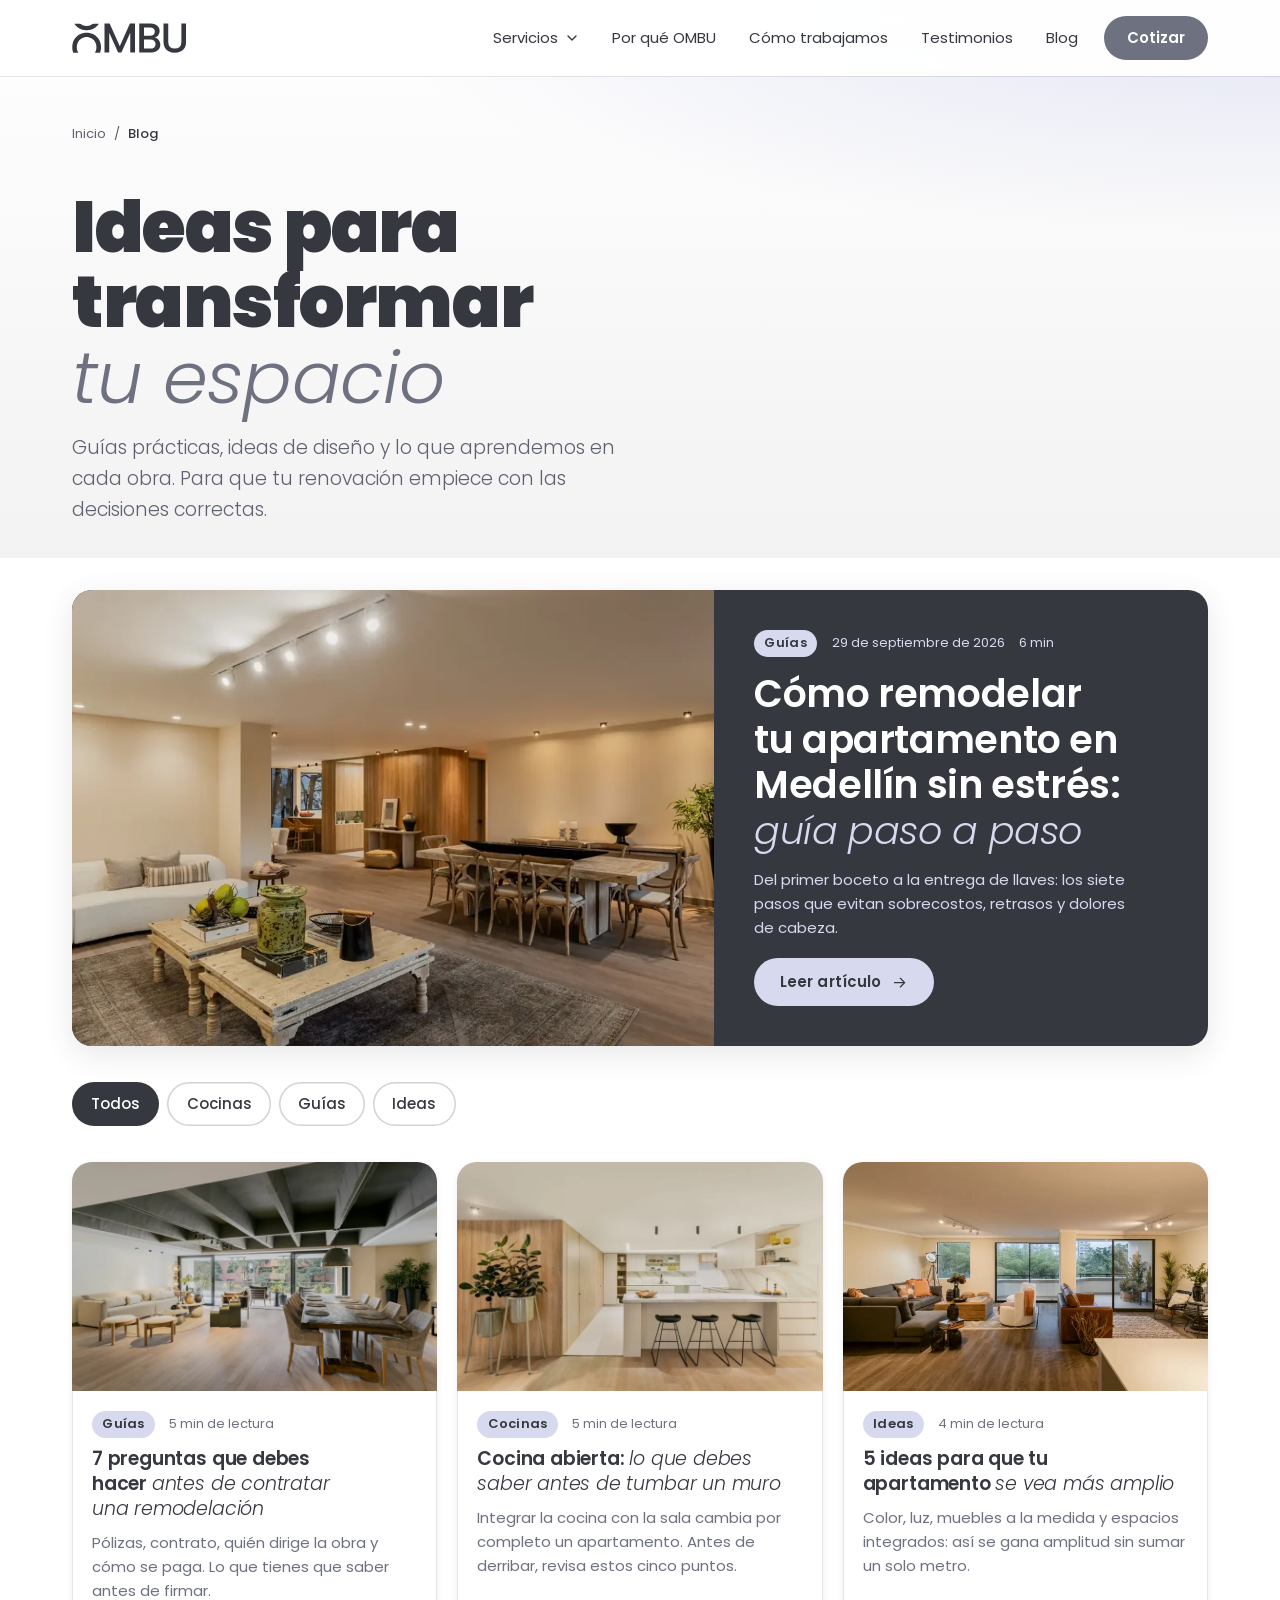
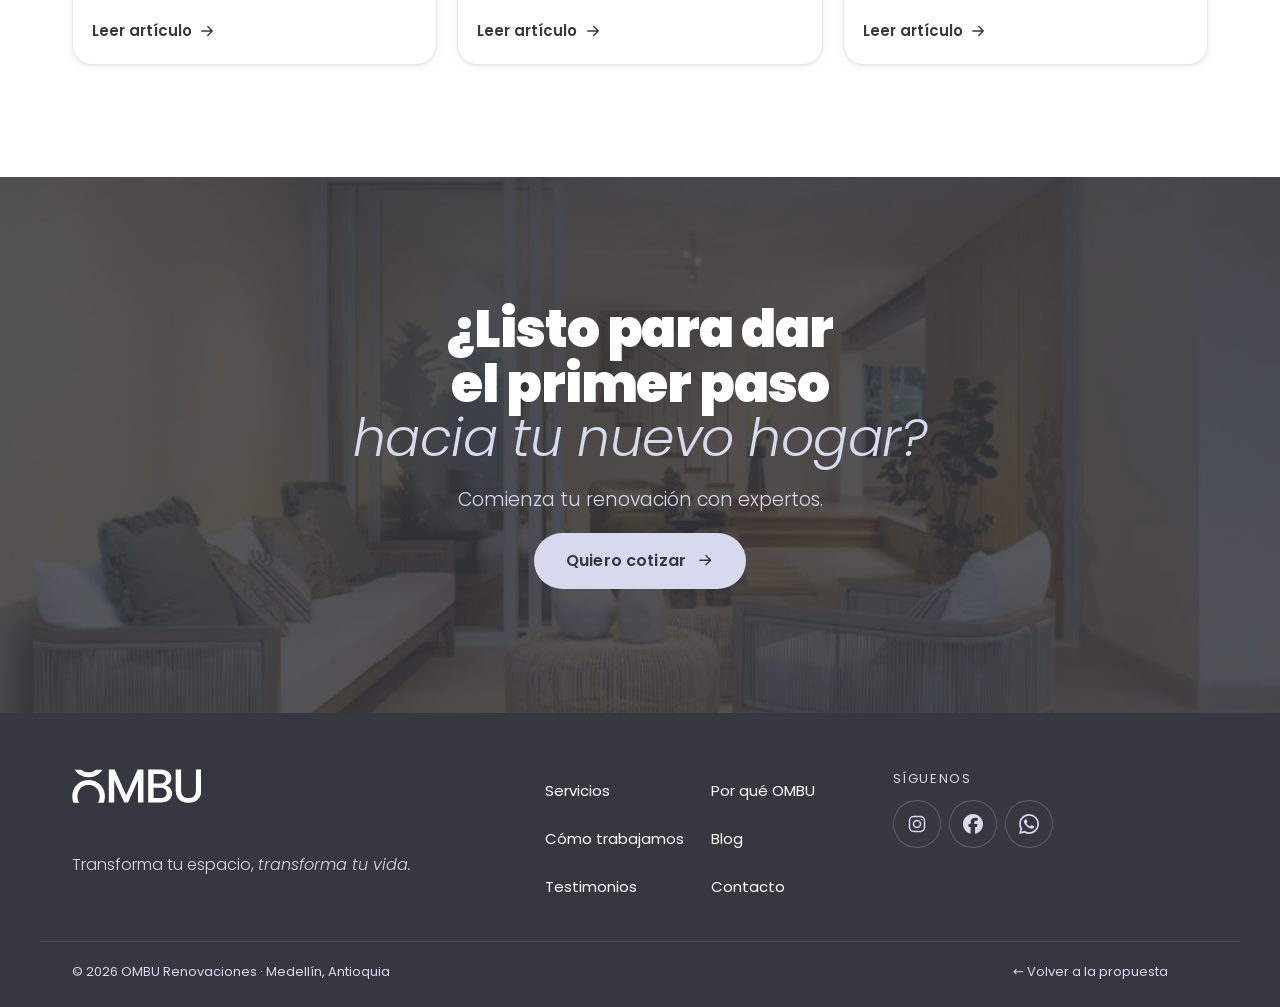
<file: sitio/blog/index.html>
<!doctype html>
<html lang="es" class="no-js">
<head>
  <meta charset="utf-8">
  <meta name="viewport" content="width=device-width, initial-scale=1, viewport-fit=cover">
  <title>Blog · OMBU Renovaciones</title>
  <meta name="description" content="Guías e ideas para renovar tu apartamento, casa u oficina en Medellín, del equipo de OMBU.">
  <meta name="robots" content="noindex, nofollow">
  <meta name="theme-color" content="#363840">
  <meta property="og:type" content="article">
  <meta property="og:locale" content="es_CO">
  <meta property="og:site_name" content="OMBU Renovaciones">
  <meta property="og:title" content="Blog · OMBU Renovaciones">
  <meta property="og:description" content="Guías e ideas para renovar tu apartamento, casa u oficina en Medellín, del equipo de OMBU.">
  <meta property="og:image" content="https://revupag.github.io/ombu-propuesta/assets/img/og-sitio.jpg">
  <meta name="twitter:card" content="summary_large_image">
  <link rel="icon" href="../../assets/img/favicon.svg" type="image/svg+xml">
  <link rel="icon" href="../../assets/img/favicon-48.png" sizes="48x48" type="image/png">
  <link rel="apple-touch-icon" href="../../assets/img/apple-touch-icon.png">
  <link rel="preload" href="../../assets/fonts/poppins-900.woff2" as="font" type="font/woff2" crossorigin>
  <link rel="preload" href="../../assets/fonts/poppins-300.woff2" as="font" type="font/woff2" crossorigin>
  <link rel="stylesheet" href="../../assets/css/brand.css">
  <link rel="stylesheet" href="../../assets/css/sitio.css">
  <link rel="stylesheet" href="../../assets/css/blog.css">
  <script>document.documentElement.classList.replace('no-js', 'js');</script>
</head>
<body data-page="blog" data-root="../../" data-home="../index.html">
<svg width="0" height="0" style="position:absolute" aria-hidden="true" focusable="false">
  <defs>
    <symbol id="i-arrow" viewBox="0 0 24 24"><path d="M5 12h14M13 6l6 6-6 6" fill="none" stroke="currentColor" stroke-width="1.8" stroke-linecap="round" stroke-linejoin="round"/></symbol>
    <symbol id="i-arrow-l" viewBox="0 0 24 24"><path d="M19 12H5M11 6l-6 6 6 6" fill="none" stroke="currentColor" stroke-width="1.8" stroke-linecap="round" stroke-linejoin="round"/></symbol>
    <symbol id="i-chev-l" viewBox="0 0 24 24"><path d="M15 5l-7 7 7 7" fill="none" stroke="currentColor" stroke-width="2" stroke-linecap="round" stroke-linejoin="round"/></symbol>
    <symbol id="i-chev-r" viewBox="0 0 24 24"><path d="M9 5l7 7-7 7" fill="none" stroke="currentColor" stroke-width="2" stroke-linecap="round" stroke-linejoin="round"/></symbol>
    <symbol id="i-close" viewBox="0 0 24 24"><path d="M6 6l12 12M18 6L6 18" fill="none" stroke="currentColor" stroke-width="2" stroke-linecap="round"/></symbol>
    <symbol id="i-check" viewBox="0 0 24 24"><path d="M5 12.5l4.2 4.2L19 7" fill="none" stroke="currentColor" stroke-width="2" stroke-linecap="round" stroke-linejoin="round"/></symbol>
    <symbol id="i-grid" viewBox="0 0 24 24"><g fill="none" stroke="currentColor" stroke-width="1.8"><rect x="4" y="4" width="6.5" height="6.5" rx="1.5"/><rect x="13.5" y="4" width="6.5" height="6.5" rx="1.5"/><rect x="4" y="13.5" width="6.5" height="6.5" rx="1.5"/><rect x="13.5" y="13.5" width="6.5" height="6.5" rx="1.5"/></g></symbol>
    <symbol id="i-expand" viewBox="0 0 24 24"><path d="M14 4h6v6M10 20H4v-6M20 4l-7 7M4 20l7-7" fill="none" stroke="currentColor" stroke-width="1.8" stroke-linecap="round" stroke-linejoin="round"/></symbol>
    <symbol id="i-shield" viewBox="0 0 32 32"><g fill="none" stroke="currentColor" stroke-width="1.6" stroke-linecap="round" stroke-linejoin="round"><path d="M16 3.5l10 3.8v7.4c0 6.5-4.2 11.3-10 13.8C10.2 26 6 21.2 6 14.7V7.3z"/><path d="M11.5 16.2l3.2 3.2 6-6.4"/></g></symbol>
    <symbol id="i-design" viewBox="0 0 32 32"><g fill="none" stroke="currentColor" stroke-width="1.6" stroke-linecap="round" stroke-linejoin="round"><path d="M5 27V5h7l15 15v7z"/><path d="M5 11h3M5 16h4M5 21h3M16 27v-3M21 27v-4"/><path d="M11 21v-8l8 8z"/></g></symbol>
    <symbol id="i-compare" viewBox="0 0 32 32"><g fill="none" stroke="currentColor" stroke-width="1.6" stroke-linecap="round" stroke-linejoin="round"><rect x="4" y="7" width="24" height="18" rx="2.5"/><path d="M16 4v24"/><path d="M11 13l-3 3 3 3M21 13l3 3-3 3"/></g></symbol>
    <symbol id="i-people" viewBox="0 0 32 32"><g fill="none" stroke="currentColor" stroke-width="1.6" stroke-linecap="round" stroke-linejoin="round"><circle cx="12" cy="11" r="4.5"/><path d="M4 26c.6-4.6 3.9-7.5 8-7.5s7.4 2.9 8 7.5"/><circle cx="22.5" cy="12.5" r="3.5"/><path d="M21.5 18.6c3.5-.3 6 2 6.5 5.9"/></g></symbol>
    <symbol id="i-chat" viewBox="0 0 32 32"><g fill="none" stroke="currentColor" stroke-width="1.6" stroke-linecap="round" stroke-linejoin="round"><path d="M27 15.5c0 5.2-4.9 9.5-11 9.5-1.6 0-3.1-.3-4.5-.8L5 26l1.9-5.2C5.7 19.3 5 17.5 5 15.5 5 10.3 9.9 6 16 6s11 4.3 11 9.5z"/><path d="M11 15.5h.01M16 15.5h.01M21 15.5h.01" stroke-width="2.4"/></g></symbol>
    <symbol id="i-plan" viewBox="0 0 32 32"><g fill="none" stroke="currentColor" stroke-width="1.6" stroke-linecap="round" stroke-linejoin="round"><path d="M4 8l7-3 10 3 7-3v19l-7 3-10-3-7 3z"/><path d="M11 5v19M21 8v19"/></g></symbol>
    <symbol id="i-build" viewBox="0 0 32 32"><g fill="none" stroke="currentColor" stroke-width="1.6" stroke-linecap="round" stroke-linejoin="round"><path d="M4 27h24"/><path d="M7 27V14l9-7 9 7v13"/><path d="M13 27v-7h6v7"/></g></symbol>
    <symbol id="i-key" viewBox="0 0 32 32"><g fill="none" stroke="currentColor" stroke-width="1.6" stroke-linecap="round" stroke-linejoin="round"><circle cx="11" cy="16" r="5.5"/><path d="M16.5 16H28M24 16v4M20 16v3"/></g></symbol>
    <symbol id="i-pin" viewBox="0 0 24 24"><g fill="none" stroke="currentColor" stroke-width="1.8" stroke-linecap="round" stroke-linejoin="round"><path d="M12 21s7-6.2 7-11.5A7 7 0 0 0 5 9.5C5 14.8 12 21 12 21z"/><circle cx="12" cy="9.5" r="2.5"/></g></symbol>
    <symbol id="i-wa" viewBox="0 0 24 24"><path fill="currentColor" d="M17.47 14.38c-.3-.15-1.76-.87-2.03-.97-.27-.1-.47-.15-.67.15-.2.3-.77.97-.94 1.16-.17.2-.35.22-.64.07-.3-.15-1.26-.46-2.39-1.47-.88-.79-1.48-1.76-1.65-2.06-.17-.3-.02-.46.13-.6.13-.14.3-.35.45-.52.15-.18.2-.3.3-.5.1-.2.05-.37-.03-.52-.07-.15-.67-1.61-.92-2.2-.24-.58-.49-.5-.67-.51h-.57c-.2 0-.52.07-.79.37-.27.3-1.04 1.02-1.04 2.48s1.07 2.87 1.21 3.07c.15.2 2.1 3.2 5.08 4.49.71.3 1.26.49 1.7.63.71.22 1.36.19 1.87.12.57-.09 1.76-.72 2-1.42.25-.69.25-1.29.18-1.41-.08-.13-.27-.2-.57-.35zM12.05 21.8h-.01a9.87 9.87 0 0 1-5.03-1.38l-.36-.22-3.74.99 1-3.65-.24-.38a9.86 9.86 0 0 1-1.51-5.26c0-5.45 4.44-9.88 9.89-9.88 2.64 0 5.12 1.03 6.99 2.9a9.82 9.82 0 0 1 2.89 7c0 5.45-4.44 9.88-9.88 9.88zm8.41-18.3A11.82 11.82 0 0 0 12.05 0C5.5 0 .16 5.34.16 11.89c0 2.1.55 4.14 1.59 5.95L.06 24l6.3-1.65a11.88 11.88 0 0 0 5.68 1.45h.01c6.55 0 11.89-5.34 11.89-11.9 0-3.17-1.24-6.16-3.48-8.4z"/></symbol>
    <symbol id="i-ig" viewBox="0 0 24 24"><g fill="none" stroke="currentColor" stroke-width="1.8"><rect x="3" y="3" width="18" height="18" rx="5"/><circle cx="12" cy="12" r="4.2"/><circle cx="17.3" cy="6.7" r="1" fill="currentColor" stroke="none"/></g></symbol>
    <symbol id="i-fb" viewBox="0 0 24 24"><path fill="currentColor" d="M9.1 23.7v-8H6.63V12h2.47v-1.58c0-4.09 1.85-5.98 5.86-5.98.4 0 .96.04 1.47.1.39.04.77.1 1.14.2v3.32l-.65-.03h-.74c-.7 0-1.25.1-1.67.31-.3.15-.53.37-.68.62-.26.42-.38 1-.38 1.75V12h3.92l-.38 2.1-.29 1.57H14.5v8.24C19.4 23.24 24 18.18 24 12.04 24 5.42 18.63.04 12 .04S0 5.42 0 12.04c0 5.63 3.87 10.35 9.1 11.65z"/></symbol>
    <symbol id="i-quote" viewBox="0 0 48 40"><path fill="currentColor" d="M0 40V24.5C0 11.6 6.3 3.4 18.8 0l2.4 5.6C14.4 8 11 12.6 10.6 19.4H20V40zm27 0V24.5C27 11.6 33.3 3.4 45.8 0l2.2 5.6C41.4 8 38 12.6 37.6 19.4H47V40z"/></symbol>
    <symbol id="i-chev-d" viewBox="0 0 24 24"><path d="M6 9l6 6 6-6" fill="none" stroke="currentColor" stroke-width="2" stroke-linecap="round" stroke-linejoin="round"/></symbol>
    <symbol id="i-clock" viewBox="0 0 24 24"><g fill="none" stroke="currentColor" stroke-width="1.8" stroke-linecap="round"><circle cx="12" cy="12" r="8.5"/><path d="M12 7.5V12l3 2"/></g></symbol>
    <symbol id="i-link" viewBox="0 0 24 24"><g fill="none" stroke="currentColor" stroke-width="1.8" stroke-linecap="round" stroke-linejoin="round"><path d="M10 14a4.5 4.5 0 0 0 6.4 0l3-3a4.5 4.5 0 0 0-6.4-6.4l-1 1"/><path d="M14 10a4.5 4.5 0 0 0-6.4 0l-3 3a4.5 4.5 0 0 0 6.4 6.4l1-1"/></g></symbol>
  </defs>
</svg>

<a class="skip" href="#contenido">Saltar al contenido</a>

<!-- ============ Encabezado ============ -->
<header class="hdr" id="hdr" data-state="solid">
  <div class="hdr__in wrap">
    <a class="hdr__logo" href="../index.html#inicio" aria-label="OMBU Renovaciones, ir al inicio">
      <svg class="logo" viewBox="0 0 156 41" aria-hidden="true"><use href="../../assets/img/marca.svg#ombu-logo"/></svg>
    </a>
    <nav class="hdr__nav" aria-label="Principal">
      <ul>
        <li class="has-drop">
          <button class="hdr__drop-btn" type="button" aria-expanded="false" aria-controls="drop-servicios">Servicios <svg class="chev" aria-hidden="true"><use href="#i-chev-d"/></svg></button>
          <div class="drop" id="drop-servicios" hidden>
            <div class="drop__head">
              <p class="drop__title">Nuestros proyectos</p>
              <a class="link-arrow" href="../index.html#servicios">Ver todos <svg aria-hidden="true"><use href="#i-arrow"/></svg></a>
            </div>
            <ul class="drop__grid" data-proyectos="drop" role="list"></ul>
          </div>
        </li>
        <li><a href="../index.html#por-que">Por qué OMBU</a></li>
        <li><a href="../index.html#proceso">Cómo trabajamos</a></li>
        <li><a href="../index.html#testimonios">Testimonios</a></li>
        <li><a href="index.html" aria-current="page">Blog</a></li>
      </ul>
    </nav>
    <a class="btn hdr__cta" href="../index.html#contacto">Cotizar</a>
    <button class="hdr__burger" id="burger" type="button" aria-expanded="false" aria-controls="menu" aria-label="Abrir menú">
      <span></span><span></span>
    </button>
  </div>
</header>

<!-- Menú móvil -->
<div class="menu on-dark" id="menu" hidden>
  <nav class="menu__nav" aria-label="Menú">
    <ul>
      <li>
        <button class="menu__acc" type="button" aria-expanded="false" aria-controls="menu-servicios">Servicios <svg class="chev" aria-hidden="true"><use href="#i-chev-d"/></svg></button>
        <ul class="menu__sub" id="menu-servicios" data-proyectos="menu" role="list" hidden></ul>
      </li>
      <li><a href="../index.html#por-que">Por qué OMBU</a></li>
      <li><a href="../index.html#proceso">Cómo trabajamos</a></li>
      <li><a href="../index.html#testimonios">Testimonios</a></li>
      <li><a href="index.html" aria-current="page">Blog</a></li>
      <li><a href="../index.html#contacto">Contacto</a></li>
    </ul>
  </nav>
  <div class="menu__foot">
    <a class="btn btn--light btn--lg btn--block" href="https://wa.me/573105996809?text=Hola%20OMBU%2C%20quiero%20cotizar%20la%20renovaci%C3%B3n%20de%20mi%20espacio." target="_blank" rel="noopener">
      <svg aria-hidden="true"><use href="#i-wa"/></svg> Escríbenos por WhatsApp
    </a>
    <div class="menu__social">
      <a href="https://www.instagram.com/ombu.renovaciones/" target="_blank" rel="noopener" aria-label="Instagram de OMBU"><svg aria-hidden="true"><use href="#i-ig"/></svg></a>
      <a href="https://www.facebook.com/share/1AA67nPHKe/" target="_blank" rel="noopener" aria-label="Facebook de OMBU"><svg aria-hidden="true"><use href="#i-fb"/></svg></a>
      <a class="menu__back" href="../../index.html">← Volver a la propuesta</a>
    </div>
  </div>
</div>

<main id="contenido">
  <section class="bhero" aria-labelledby="bhero-title">
    <div class="wrap">
      <nav class="crumbs" aria-label="Ruta"><a href="../index.html">Inicio</a><span aria-hidden="true">/</span><span aria-current="page">Blog</span></nav>
      <h1 class="display bhero__title" id="bhero-title">Ideas para transformar <em>tu espacio</em></h1>
      <p class="lead">Guías prácticas, ideas de diseño y lo que aprendemos en cada obra. Para que tu renovación empiece con las decisiones correctas.</p>
    </div>
  </section>

  <section class="wrap blist" aria-label="Artículos">
    <article class="feature reveal" data-cat="Guías">
      <a class="feature__link" href="remodelar-apartamento-medellin.html">
        <div class="feature__media"><img src="../../assets/img/proyectos/aires-del-campestre/d01-l.webp" width="1024" height="683" alt="Sala y comedor del proyecto Aires del Campestre, renovado por OMBU" fetchpriority="high"></div>
        <div class="feature__body">
          <p class="post__meta"><span class="post__cat">Guías</span><span>29 de septiembre de 2026</span><span>6 min</span></p>
          <h2 class="feature__title">Cómo remodelar tu apartamento en Medellín sin estrés: <em>guía paso a paso</em></h2>
          <p class="post__excerpt">Del primer boceto a la entrega de llaves: los siete pasos que evitan sobrecostos, retrasos y dolores de cabeza.</p>
          <span class="btn">Leer artículo <svg aria-hidden="true"><use href="#i-arrow"/></svg></span>
        </div>
      </a>
    </article>

    <div class="filters" role="group" aria-label="Filtrar por tema">
      <button class="filter" type="button" aria-pressed="true" data-filter="">Todos</button>
          <button class="filter" type="button" aria-pressed="false" data-filter="Cocinas">Cocinas</button>
          <button class="filter" type="button" aria-pressed="false" data-filter="Guías">Guías</button>
          <button class="filter" type="button" aria-pressed="false" data-filter="Ideas">Ideas</button>
    </div>
    <ul class="posts" id="posts" role="list">
<li class="post post--dup" data-cat="Guías">
  <a class="post__link" href="remodelar-apartamento-medellin.html">
    <div class="post__media"><img src="../../assets/img/proyectos/aires-del-campestre/d01-s.webp" width="768" height="512" loading="lazy" decoding="async" alt=""></div>
    <div class="post__body">
      <p class="post__meta"><span class="post__cat">Guías</span><span>6 min de lectura</span></p>
      <h2 class="post__title">Cómo remodelar tu apartamento en Medellín sin estrés: <em>guía paso a paso</em></h2>
      <p class="post__excerpt">Del primer boceto a la entrega de llaves: los siete pasos que evitan sobrecostos, retrasos y dolores de cabeza.</p>
      <span class="post__more">Leer artículo <svg aria-hidden="true"><use href="#i-arrow"/></svg></span>
    </div>
  </a>
</li>
<li class="post" data-cat="Guías">
  <a class="post__link" href="preguntas-antes-de-contratar.html">
    <div class="post__media"><img src="../../assets/img/proyectos/torrealta/d01-s.webp" width="768" height="512" loading="lazy" decoding="async" alt=""></div>
    <div class="post__body">
      <p class="post__meta"><span class="post__cat">Guías</span><span>5 min de lectura</span></p>
      <h2 class="post__title">7 preguntas que debes hacer <em>antes de contratar una remodelación</em></h2>
      <p class="post__excerpt">Pólizas, contrato, quién dirige la obra y cómo se paga. Lo que tienes que saber antes de firmar.</p>
      <span class="post__more">Leer artículo <svg aria-hidden="true"><use href="#i-arrow"/></svg></span>
    </div>
  </a>
</li>
<li class="post" data-cat="Cocinas">
  <a class="post__link" href="cocina-abierta.html">
    <div class="post__media"><img src="../../assets/img/comparador-despues-768.webp" width="768" height="512" loading="lazy" decoding="async" alt=""></div>
    <div class="post__body">
      <p class="post__meta"><span class="post__cat">Cocinas</span><span>5 min de lectura</span></p>
      <h2 class="post__title">Cocina abierta: <em>lo que debes saber antes de tumbar un muro</em></h2>
      <p class="post__excerpt">Integrar la cocina con la sala cambia por completo un apartamento. Antes de derribar, revisa estos cinco puntos.</p>
      <span class="post__more">Leer artículo <svg aria-hidden="true"><use href="#i-arrow"/></svg></span>
    </div>
  </a>
</li>
<li class="post" data-cat="Ideas">
  <a class="post__link" href="ideas-espacios-amplios.html">
    <div class="post__media"><img src="../../assets/img/proyectos/avignon/d01-s.webp" width="768" height="512" loading="lazy" decoding="async" alt=""></div>
    <div class="post__body">
      <p class="post__meta"><span class="post__cat">Ideas</span><span>4 min de lectura</span></p>
      <h2 class="post__title">5 ideas para que tu apartamento <em>se vea más amplio</em></h2>
      <p class="post__excerpt">Color, luz, muebles a la medida y espacios integrados: así se gana amplitud sin sumar un solo metro.</p>
      <span class="post__more">Leer artículo <svg aria-hidden="true"><use href="#i-arrow"/></svg></span>
    </div>
  </a>
</li>
    </ul>
    <p class="posts__empty" id="posts-empty" hidden>Todavía no hay artículos en este tema.</p>
  </section>

  <section class="band on-dark" aria-labelledby="band-title">
    <picture class="band__media" aria-hidden="true">
      <img src="../../assets/img/proyectos/palo-alto/d01-s.webp" width="768" height="512" loading="lazy" decoding="async" alt="">
    </picture>
    <div class="wrap band__in reveal">
      <h2 class="band__title display" id="band-title">¿Listo para dar el primer paso <em>hacia tu nuevo hogar?</em></h2>
      <p class="lead">Comienza tu renovación con expertos.</p>
      <a class="btn btn--light btn--lg" href="../index.html#contacto">Quiero cotizar <svg aria-hidden="true"><use href="#i-arrow"/></svg></a>
    </div>
  </section>
</main>

<!-- ============ Pie ============ -->
<footer class="ftr on-dark">
  <div class="wrap ftr__grid">
    <div class="ftr__brand">
      <svg class="logo" viewBox="0 0 156 41" role="img" aria-label="OMBU"><use href="../../assets/img/marca.svg#ombu-logo"/></svg>
      <p>Transforma tu espacio, <em>transforma tu vida.</em></p>
    </div>
    <nav class="ftr__nav" aria-label="Pie de página">
      <ul>
        <li><a href="../index.html#servicios">Servicios</a></li>
        <li><a href="../index.html#por-que">Por qué OMBU</a></li>
        <li><a href="../index.html#proceso">Cómo trabajamos</a></li>
        <li><a href="index.html">Blog</a></li>
        <li><a href="../index.html#testimonios">Testimonios</a></li>
        <li><a href="../index.html#contacto">Contacto</a></li>
      </ul>
    </nav>
    <div class="ftr__social">
      <p>Síguenos</p>
      <div>
        <a href="https://www.instagram.com/ombu.renovaciones/" target="_blank" rel="noopener" aria-label="Instagram de OMBU"><svg aria-hidden="true"><use href="#i-ig"/></svg></a>
        <a href="https://www.facebook.com/share/1AA67nPHKe/" target="_blank" rel="noopener" aria-label="Facebook de OMBU"><svg aria-hidden="true"><use href="#i-fb"/></svg></a>
        <a href="https://wa.me/573105996809" target="_blank" rel="noopener" aria-label="WhatsApp de OMBU"><svg aria-hidden="true"><use href="#i-wa"/></svg></a>
      </div>
    </div>
  </div>
  <div class="wrap ftr__bottom">
    <p>© 2026 OMBU Renovaciones · Medellín, Antioquia</p>
    <a href="../../index.html">← Volver a la propuesta</a>
  </div>
</footer>
<a class="fab" id="fab" href="https://wa.me/573105996809?text=Hola%20OMBU%2C%20quiero%20cotizar%20la%20renovaci%C3%B3n%20de%20mi%20espacio." target="_blank" rel="noopener" aria-label="Escríbenos por WhatsApp">
  <svg aria-hidden="true"><use href="#i-wa"/></svg>
</a>
<script src="../../assets/js/proyectos.js"></script>
<script src="../../assets/js/comun.js"></script>
<script src="../../assets/js/blog.js"></script>
</body>
</html>
</file>
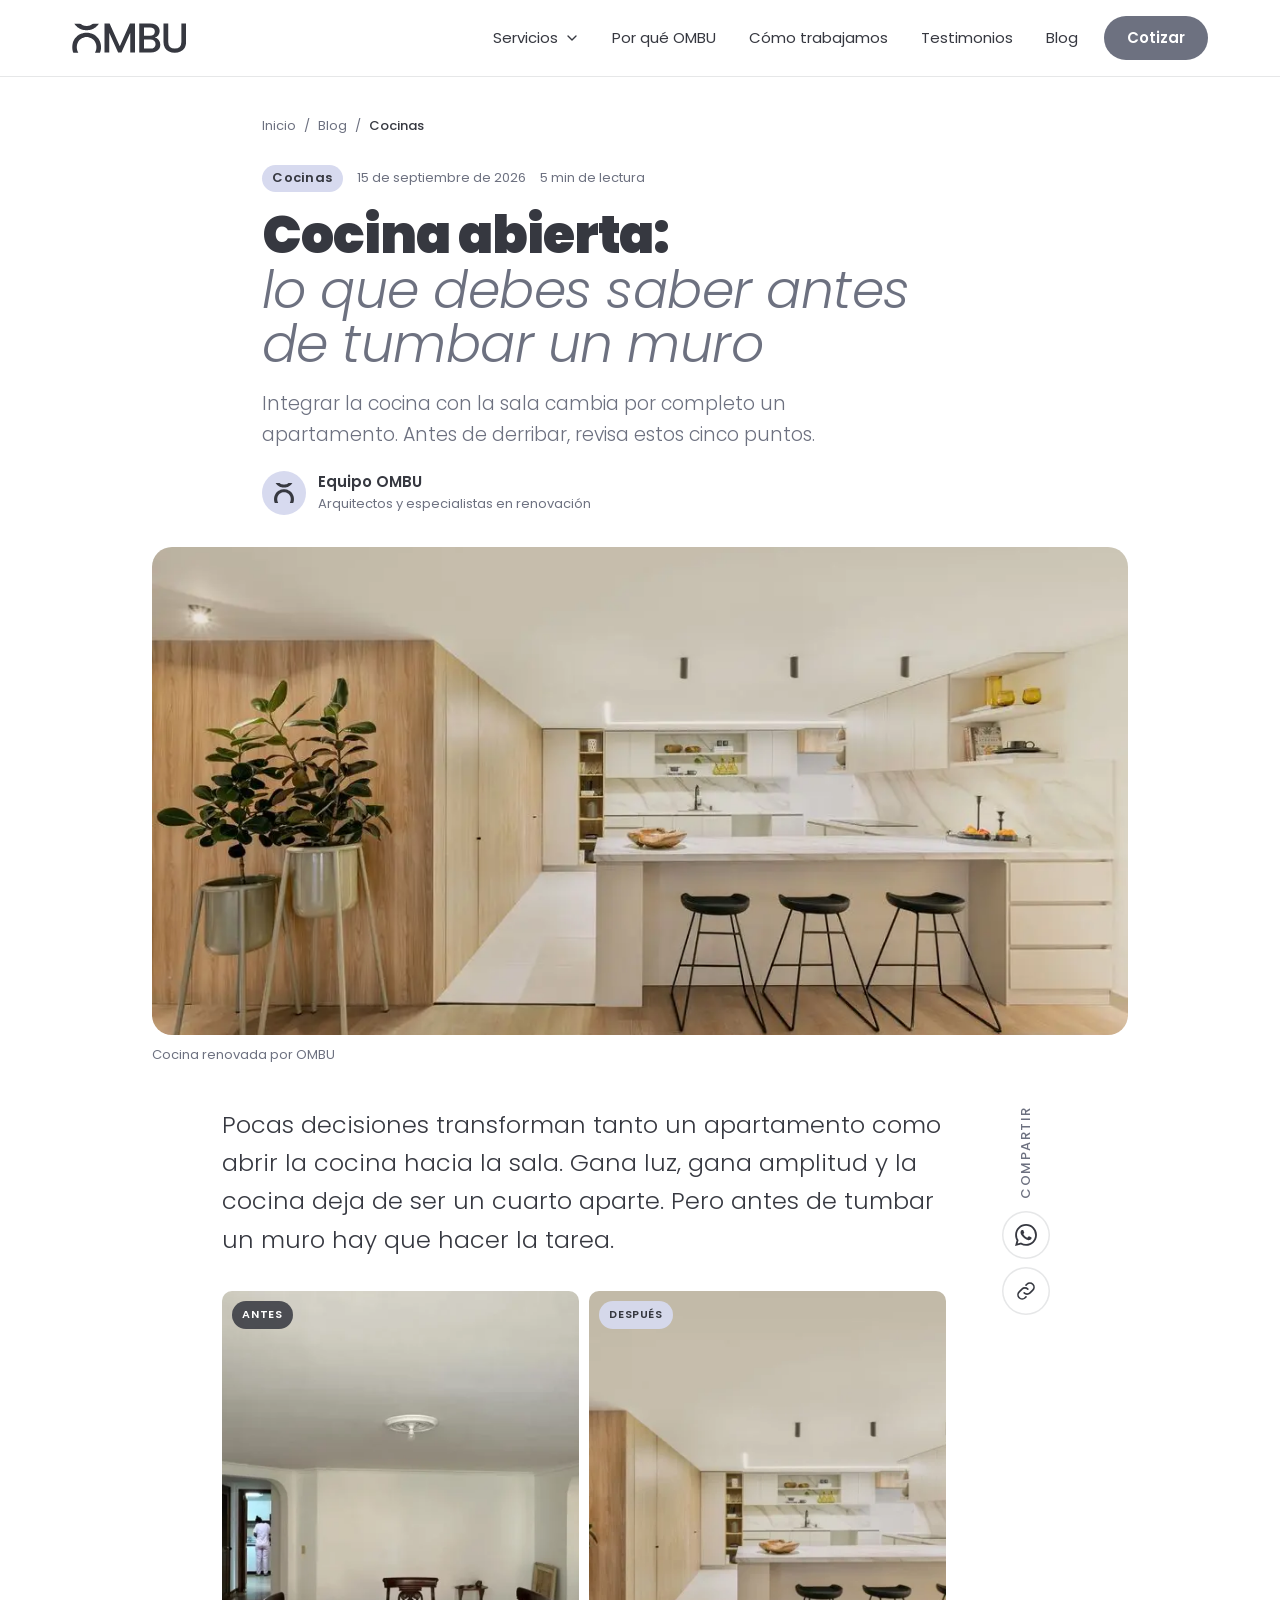
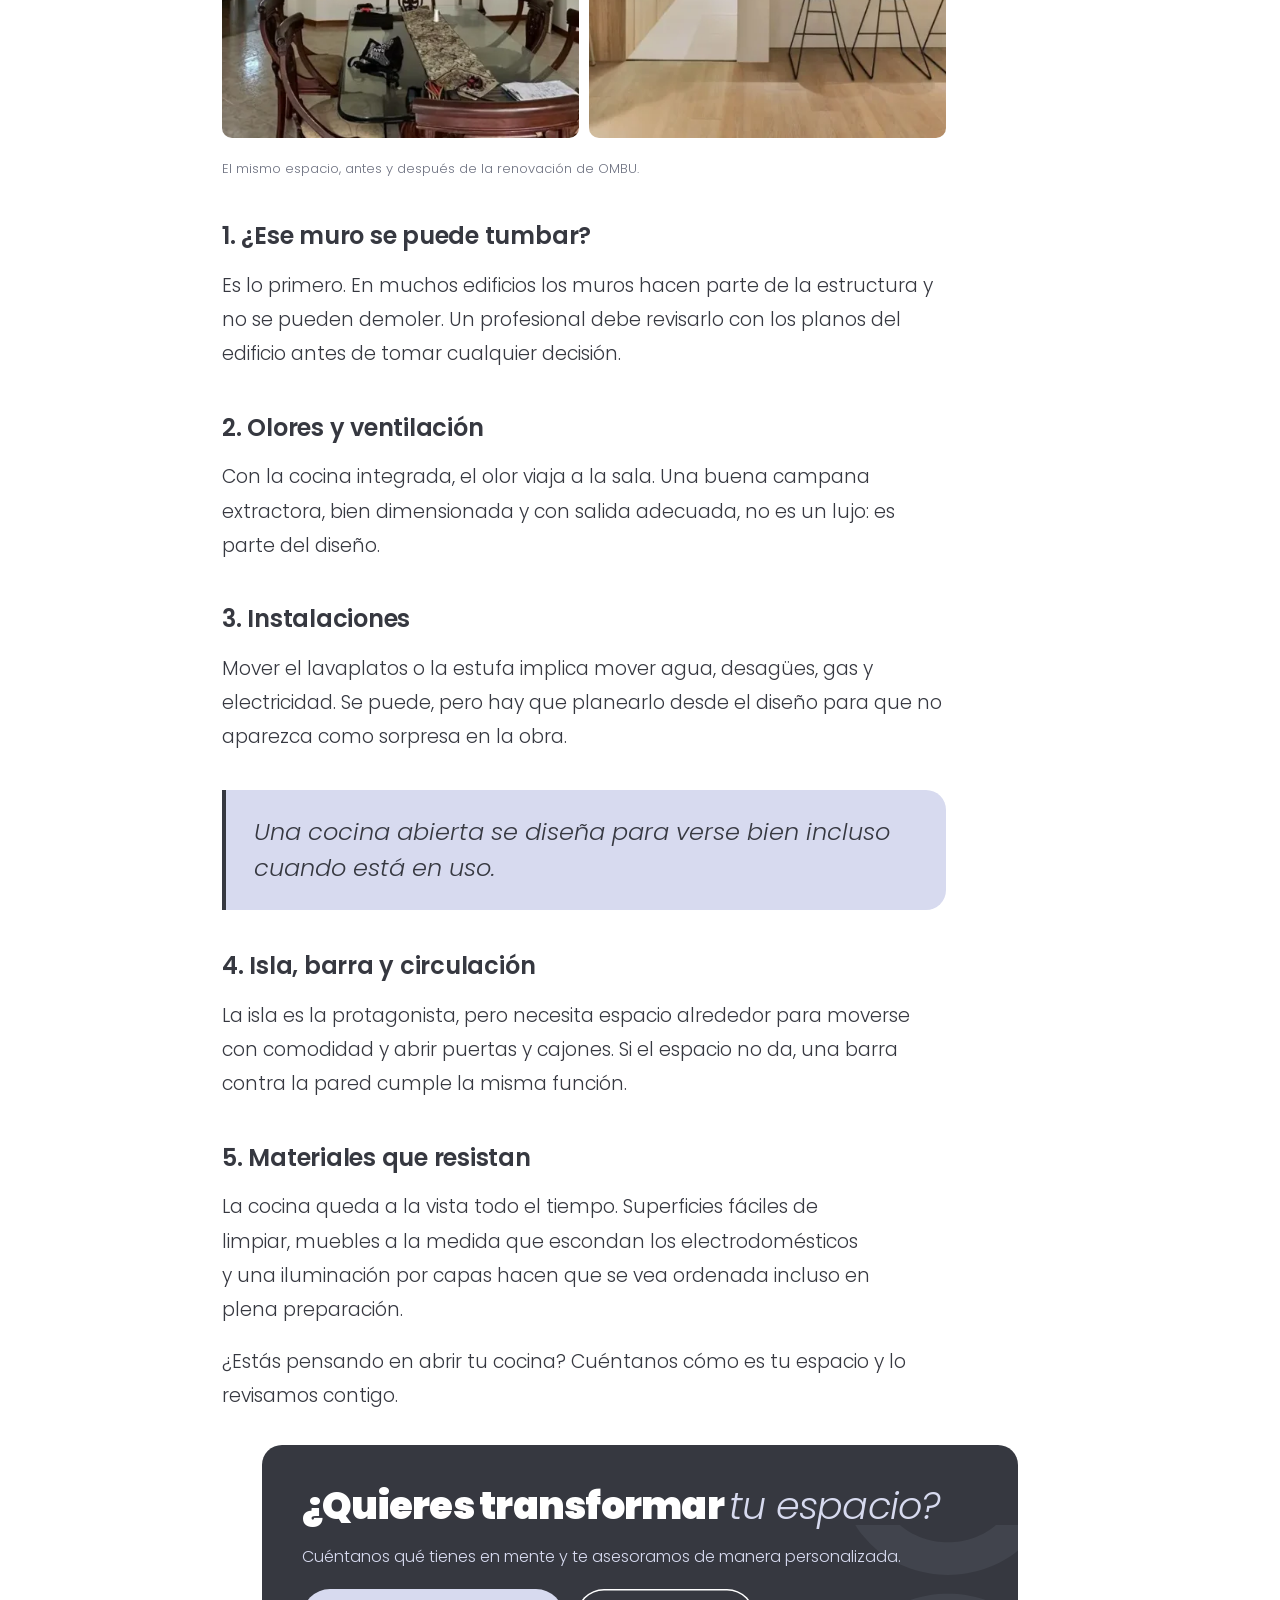
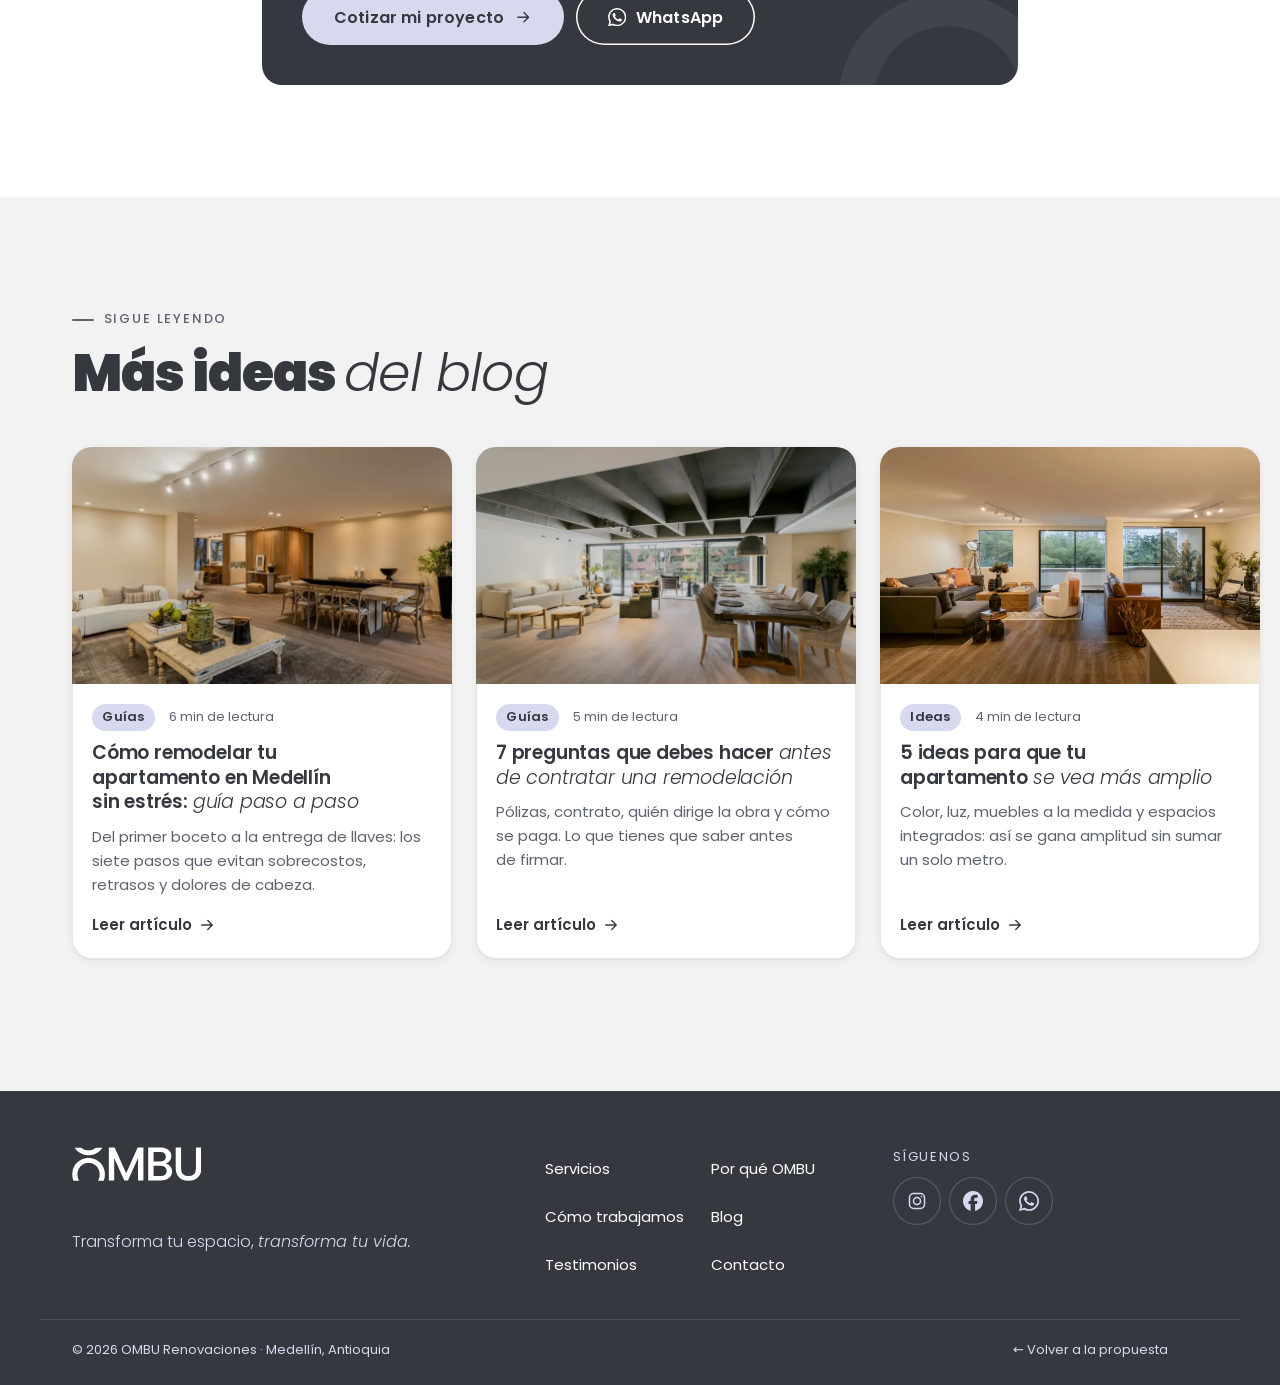
<file: sitio/blog/cocina-abierta.html>
<!doctype html>
<html lang="es" class="no-js">
<head>
  <meta charset="utf-8">
  <meta name="viewport" content="width=device-width, initial-scale=1, viewport-fit=cover">
  <title>Cocina abierta: lo que debes saber antes de tumbar un muro · Blog OMBU</title>
  <meta name="description" content="Integrar la cocina con la sala cambia por completo un apartamento. Antes de derribar, revisa estos cinco puntos.">
  <meta name="robots" content="noindex, nofollow">
  <meta name="theme-color" content="#363840">
  <meta property="og:type" content="article">
  <meta property="og:locale" content="es_CO">
  <meta property="og:site_name" content="OMBU Renovaciones">
  <meta property="og:title" content="Cocina abierta: lo que debes saber antes de tumbar un muro · Blog OMBU">
  <meta property="og:description" content="Integrar la cocina con la sala cambia por completo un apartamento. Antes de derribar, revisa estos cinco puntos.">
  <meta property="og:image" content="https://revupag.github.io/ombu-propuesta/assets/img/og-sitio.jpg">
  <meta name="twitter:card" content="summary_large_image">
  <link rel="icon" href="../../assets/img/favicon.svg" type="image/svg+xml">
  <link rel="icon" href="../../assets/img/favicon-48.png" sizes="48x48" type="image/png">
  <link rel="apple-touch-icon" href="../../assets/img/apple-touch-icon.png">
  <link rel="preload" href="../../assets/fonts/poppins-900.woff2" as="font" type="font/woff2" crossorigin>
  <link rel="preload" href="../../assets/fonts/poppins-300.woff2" as="font" type="font/woff2" crossorigin>
  <link rel="stylesheet" href="../../assets/css/brand.css">
  <link rel="stylesheet" href="../../assets/css/sitio.css">
  <link rel="stylesheet" href="../../assets/css/blog.css">
  <script type="application/ld+json">
  {"@context":"https://schema.org","@type":"BlogPosting","headline":"Cocina abierta: lo que debes saber antes de tumbar un muro","description":"Integrar la cocina con la sala cambia por completo un apartamento. Antes de derribar, revisa estos cinco puntos.",
   "datePublished":"2026-09-15","image":"https://revupag.github.io/ombu-propuesta/assets/img/comparador-despues-1080.webp","author":{"@type":"Organization","name":"OMBU Renovaciones"},
   "publisher":{"@type":"Organization","name":"OMBU Renovaciones","logo":{"@type":"ImageObject","url":"https://revupag.github.io/ombu-propuesta/assets/img/icon-512.png"}}}
  </script>
  <script>document.documentElement.classList.replace('no-js', 'js');</script>
</head>
<body data-page="articulo" data-root="../../" data-home="../index.html">
<svg width="0" height="0" style="position:absolute" aria-hidden="true" focusable="false">
  <defs>
    <symbol id="i-arrow" viewBox="0 0 24 24"><path d="M5 12h14M13 6l6 6-6 6" fill="none" stroke="currentColor" stroke-width="1.8" stroke-linecap="round" stroke-linejoin="round"/></symbol>
    <symbol id="i-arrow-l" viewBox="0 0 24 24"><path d="M19 12H5M11 6l-6 6 6 6" fill="none" stroke="currentColor" stroke-width="1.8" stroke-linecap="round" stroke-linejoin="round"/></symbol>
    <symbol id="i-chev-l" viewBox="0 0 24 24"><path d="M15 5l-7 7 7 7" fill="none" stroke="currentColor" stroke-width="2" stroke-linecap="round" stroke-linejoin="round"/></symbol>
    <symbol id="i-chev-r" viewBox="0 0 24 24"><path d="M9 5l7 7-7 7" fill="none" stroke="currentColor" stroke-width="2" stroke-linecap="round" stroke-linejoin="round"/></symbol>
    <symbol id="i-close" viewBox="0 0 24 24"><path d="M6 6l12 12M18 6L6 18" fill="none" stroke="currentColor" stroke-width="2" stroke-linecap="round"/></symbol>
    <symbol id="i-check" viewBox="0 0 24 24"><path d="M5 12.5l4.2 4.2L19 7" fill="none" stroke="currentColor" stroke-width="2" stroke-linecap="round" stroke-linejoin="round"/></symbol>
    <symbol id="i-grid" viewBox="0 0 24 24"><g fill="none" stroke="currentColor" stroke-width="1.8"><rect x="4" y="4" width="6.5" height="6.5" rx="1.5"/><rect x="13.5" y="4" width="6.5" height="6.5" rx="1.5"/><rect x="4" y="13.5" width="6.5" height="6.5" rx="1.5"/><rect x="13.5" y="13.5" width="6.5" height="6.5" rx="1.5"/></g></symbol>
    <symbol id="i-expand" viewBox="0 0 24 24"><path d="M14 4h6v6M10 20H4v-6M20 4l-7 7M4 20l7-7" fill="none" stroke="currentColor" stroke-width="1.8" stroke-linecap="round" stroke-linejoin="round"/></symbol>
    <symbol id="i-shield" viewBox="0 0 32 32"><g fill="none" stroke="currentColor" stroke-width="1.6" stroke-linecap="round" stroke-linejoin="round"><path d="M16 3.5l10 3.8v7.4c0 6.5-4.2 11.3-10 13.8C10.2 26 6 21.2 6 14.7V7.3z"/><path d="M11.5 16.2l3.2 3.2 6-6.4"/></g></symbol>
    <symbol id="i-design" viewBox="0 0 32 32"><g fill="none" stroke="currentColor" stroke-width="1.6" stroke-linecap="round" stroke-linejoin="round"><path d="M5 27V5h7l15 15v7z"/><path d="M5 11h3M5 16h4M5 21h3M16 27v-3M21 27v-4"/><path d="M11 21v-8l8 8z"/></g></symbol>
    <symbol id="i-compare" viewBox="0 0 32 32"><g fill="none" stroke="currentColor" stroke-width="1.6" stroke-linecap="round" stroke-linejoin="round"><rect x="4" y="7" width="24" height="18" rx="2.5"/><path d="M16 4v24"/><path d="M11 13l-3 3 3 3M21 13l3 3-3 3"/></g></symbol>
    <symbol id="i-people" viewBox="0 0 32 32"><g fill="none" stroke="currentColor" stroke-width="1.6" stroke-linecap="round" stroke-linejoin="round"><circle cx="12" cy="11" r="4.5"/><path d="M4 26c.6-4.6 3.9-7.5 8-7.5s7.4 2.9 8 7.5"/><circle cx="22.5" cy="12.5" r="3.5"/><path d="M21.5 18.6c3.5-.3 6 2 6.5 5.9"/></g></symbol>
    <symbol id="i-chat" viewBox="0 0 32 32"><g fill="none" stroke="currentColor" stroke-width="1.6" stroke-linecap="round" stroke-linejoin="round"><path d="M27 15.5c0 5.2-4.9 9.5-11 9.5-1.6 0-3.1-.3-4.5-.8L5 26l1.9-5.2C5.7 19.3 5 17.5 5 15.5 5 10.3 9.9 6 16 6s11 4.3 11 9.5z"/><path d="M11 15.5h.01M16 15.5h.01M21 15.5h.01" stroke-width="2.4"/></g></symbol>
    <symbol id="i-plan" viewBox="0 0 32 32"><g fill="none" stroke="currentColor" stroke-width="1.6" stroke-linecap="round" stroke-linejoin="round"><path d="M4 8l7-3 10 3 7-3v19l-7 3-10-3-7 3z"/><path d="M11 5v19M21 8v19"/></g></symbol>
    <symbol id="i-build" viewBox="0 0 32 32"><g fill="none" stroke="currentColor" stroke-width="1.6" stroke-linecap="round" stroke-linejoin="round"><path d="M4 27h24"/><path d="M7 27V14l9-7 9 7v13"/><path d="M13 27v-7h6v7"/></g></symbol>
    <symbol id="i-key" viewBox="0 0 32 32"><g fill="none" stroke="currentColor" stroke-width="1.6" stroke-linecap="round" stroke-linejoin="round"><circle cx="11" cy="16" r="5.5"/><path d="M16.5 16H28M24 16v4M20 16v3"/></g></symbol>
    <symbol id="i-pin" viewBox="0 0 24 24"><g fill="none" stroke="currentColor" stroke-width="1.8" stroke-linecap="round" stroke-linejoin="round"><path d="M12 21s7-6.2 7-11.5A7 7 0 0 0 5 9.5C5 14.8 12 21 12 21z"/><circle cx="12" cy="9.5" r="2.5"/></g></symbol>
    <symbol id="i-wa" viewBox="0 0 24 24"><path fill="currentColor" d="M17.47 14.38c-.3-.15-1.76-.87-2.03-.97-.27-.1-.47-.15-.67.15-.2.3-.77.97-.94 1.16-.17.2-.35.22-.64.07-.3-.15-1.26-.46-2.39-1.47-.88-.79-1.48-1.76-1.65-2.06-.17-.3-.02-.46.13-.6.13-.14.3-.35.45-.52.15-.18.2-.3.3-.5.1-.2.05-.37-.03-.52-.07-.15-.67-1.61-.92-2.2-.24-.58-.49-.5-.67-.51h-.57c-.2 0-.52.07-.79.37-.27.3-1.04 1.02-1.04 2.48s1.07 2.87 1.21 3.07c.15.2 2.1 3.2 5.08 4.49.71.3 1.26.49 1.7.63.71.22 1.36.19 1.87.12.57-.09 1.76-.72 2-1.42.25-.69.25-1.29.18-1.41-.08-.13-.27-.2-.57-.35zM12.05 21.8h-.01a9.87 9.87 0 0 1-5.03-1.38l-.36-.22-3.74.99 1-3.65-.24-.38a9.86 9.86 0 0 1-1.51-5.26c0-5.45 4.44-9.88 9.89-9.88 2.64 0 5.12 1.03 6.99 2.9a9.82 9.82 0 0 1 2.89 7c0 5.45-4.44 9.88-9.88 9.88zm8.41-18.3A11.82 11.82 0 0 0 12.05 0C5.5 0 .16 5.34.16 11.89c0 2.1.55 4.14 1.59 5.95L.06 24l6.3-1.65a11.88 11.88 0 0 0 5.68 1.45h.01c6.55 0 11.89-5.34 11.89-11.9 0-3.17-1.24-6.16-3.48-8.4z"/></symbol>
    <symbol id="i-ig" viewBox="0 0 24 24"><g fill="none" stroke="currentColor" stroke-width="1.8"><rect x="3" y="3" width="18" height="18" rx="5"/><circle cx="12" cy="12" r="4.2"/><circle cx="17.3" cy="6.7" r="1" fill="currentColor" stroke="none"/></g></symbol>
    <symbol id="i-fb" viewBox="0 0 24 24"><path fill="currentColor" d="M9.1 23.7v-8H6.63V12h2.47v-1.58c0-4.09 1.85-5.98 5.86-5.98.4 0 .96.04 1.47.1.39.04.77.1 1.14.2v3.32l-.65-.03h-.74c-.7 0-1.25.1-1.67.31-.3.15-.53.37-.68.62-.26.42-.38 1-.38 1.75V12h3.92l-.38 2.1-.29 1.57H14.5v8.24C19.4 23.24 24 18.18 24 12.04 24 5.42 18.63.04 12 .04S0 5.42 0 12.04c0 5.63 3.87 10.35 9.1 11.65z"/></symbol>
    <symbol id="i-quote" viewBox="0 0 48 40"><path fill="currentColor" d="M0 40V24.5C0 11.6 6.3 3.4 18.8 0l2.4 5.6C14.4 8 11 12.6 10.6 19.4H20V40zm27 0V24.5C27 11.6 33.3 3.4 45.8 0l2.2 5.6C41.4 8 38 12.6 37.6 19.4H47V40z"/></symbol>
    <symbol id="i-chev-d" viewBox="0 0 24 24"><path d="M6 9l6 6 6-6" fill="none" stroke="currentColor" stroke-width="2" stroke-linecap="round" stroke-linejoin="round"/></symbol>
    <symbol id="i-clock" viewBox="0 0 24 24"><g fill="none" stroke="currentColor" stroke-width="1.8" stroke-linecap="round"><circle cx="12" cy="12" r="8.5"/><path d="M12 7.5V12l3 2"/></g></symbol>
    <symbol id="i-link" viewBox="0 0 24 24"><g fill="none" stroke="currentColor" stroke-width="1.8" stroke-linecap="round" stroke-linejoin="round"><path d="M10 14a4.5 4.5 0 0 0 6.4 0l3-3a4.5 4.5 0 0 0-6.4-6.4l-1 1"/><path d="M14 10a4.5 4.5 0 0 0-6.4 0l-3 3a4.5 4.5 0 0 0 6.4 6.4l1-1"/></g></symbol>
  </defs>
</svg>

<a class="skip" href="#contenido">Saltar al contenido</a>

<!-- ============ Encabezado ============ -->
<header class="hdr" id="hdr" data-state="solid">
  <div class="hdr__in wrap">
    <a class="hdr__logo" href="../index.html#inicio" aria-label="OMBU Renovaciones, ir al inicio">
      <svg class="logo" viewBox="0 0 156 41" aria-hidden="true"><use href="../../assets/img/marca.svg#ombu-logo"/></svg>
    </a>
    <nav class="hdr__nav" aria-label="Principal">
      <ul>
        <li class="has-drop">
          <button class="hdr__drop-btn" type="button" aria-expanded="false" aria-controls="drop-servicios">Servicios <svg class="chev" aria-hidden="true"><use href="#i-chev-d"/></svg></button>
          <div class="drop" id="drop-servicios" hidden>
            <div class="drop__head">
              <p class="drop__title">Nuestros proyectos</p>
              <a class="link-arrow" href="../index.html#servicios">Ver todos <svg aria-hidden="true"><use href="#i-arrow"/></svg></a>
            </div>
            <ul class="drop__grid" data-proyectos="drop" role="list"></ul>
          </div>
        </li>
        <li><a href="../index.html#por-que">Por qué OMBU</a></li>
        <li><a href="../index.html#proceso">Cómo trabajamos</a></li>
        <li><a href="../index.html#testimonios">Testimonios</a></li>
        <li><a href="index.html" aria-current="page">Blog</a></li>
      </ul>
    </nav>
    <a class="btn hdr__cta" href="../index.html#contacto">Cotizar</a>
    <button class="hdr__burger" id="burger" type="button" aria-expanded="false" aria-controls="menu" aria-label="Abrir menú">
      <span></span><span></span>
    </button>
  </div>
</header>

<!-- Menú móvil -->
<div class="menu on-dark" id="menu" hidden>
  <nav class="menu__nav" aria-label="Menú">
    <ul>
      <li>
        <button class="menu__acc" type="button" aria-expanded="false" aria-controls="menu-servicios">Servicios <svg class="chev" aria-hidden="true"><use href="#i-chev-d"/></svg></button>
        <ul class="menu__sub" id="menu-servicios" data-proyectos="menu" role="list" hidden></ul>
      </li>
      <li><a href="../index.html#por-que">Por qué OMBU</a></li>
      <li><a href="../index.html#proceso">Cómo trabajamos</a></li>
      <li><a href="../index.html#testimonios">Testimonios</a></li>
      <li><a href="index.html" aria-current="page">Blog</a></li>
      <li><a href="../index.html#contacto">Contacto</a></li>
    </ul>
  </nav>
  <div class="menu__foot">
    <a class="btn btn--light btn--lg btn--block" href="https://wa.me/573105996809?text=Hola%20OMBU%2C%20quiero%20cotizar%20la%20renovaci%C3%B3n%20de%20mi%20espacio." target="_blank" rel="noopener">
      <svg aria-hidden="true"><use href="#i-wa"/></svg> Escríbenos por WhatsApp
    </a>
    <div class="menu__social">
      <a href="https://www.instagram.com/ombu.renovaciones/" target="_blank" rel="noopener" aria-label="Instagram de OMBU"><svg aria-hidden="true"><use href="#i-ig"/></svg></a>
      <a href="https://www.facebook.com/share/1AA67nPHKe/" target="_blank" rel="noopener" aria-label="Facebook de OMBU"><svg aria-hidden="true"><use href="#i-fb"/></svg></a>
      <a class="menu__back" href="../../index.html">← Volver a la propuesta</a>
    </div>
  </div>
</div>

<main id="contenido">
  <article class="art">
    <header class="art__head wrap">
      <nav class="crumbs" aria-label="Ruta"><a href="../index.html">Inicio</a><span aria-hidden="true">/</span><a href="index.html">Blog</a><span aria-hidden="true">/</span><span aria-current="page">Cocinas</span></nav>
      <p class="post__meta"><span class="post__cat">Cocinas</span><span><time datetime="2026-09-15">15 de septiembre de 2026</time></span><span>5 min de lectura</span></p>
      <h1 class="display art__title">Cocina abierta: <em>lo que debes saber antes de tumbar un muro</em></h1>
      <p class="lead art__lead">Integrar la cocina con la sala cambia por completo un apartamento. Antes de derribar, revisa estos cinco puntos.</p>
      <p class="art__by"><span class="art__avatar" aria-hidden="true"><svg viewBox="0 0 2250 2250"><use href="../../assets/img/marca.svg#ombu-mark"/></svg></span><span><strong>Equipo OMBU</strong>Arquitectos y especialistas en renovación</span></p>
    </header>
    <figure class="art__cover wrap">
      <img src="../../assets/img/comparador-despues-1080.webp" width="1080" height="720" alt="Cocina abierta con isla blanca y paneles de madera, renovada por OMBU" fetchpriority="high">
      <figcaption>Cocina renovada por OMBU</figcaption>
    </figure>
    <div class="art__layout wrap">
      <div class="prose">

<p class="prose__lead">Pocas decisiones transforman tanto un apartamento como abrir la cocina hacia la sala. Gana luz, gana amplitud y la cocina deja de ser un cuarto aparte. Pero antes de tumbar un muro hay que hacer la tarea.</p>

<figure class="prose__pair">
  <div><img src="../../assets/img/comparador-antes-768.webp" width="1024" height="768" loading="lazy" decoding="async" alt="Antes: comedor cerrado con paredes blancas y piso de baldosa"><span>Antes</span></div>
  <div><img src="../../assets/img/comparador-despues-768.webp" width="1080" height="720" loading="lazy" decoding="async" alt="Después: cocina abierta con isla blanca y paneles de madera"><span>Después</span></div>
  <figcaption>El mismo espacio, antes y después de la renovación de OMBU.</figcaption>
</figure>

<h2>1. ¿Ese muro se puede tumbar?</h2>
<p>Es lo primero. En muchos edificios los muros hacen parte de la estructura y no se pueden demoler. Un profesional debe revisarlo con los planos del edificio antes de tomar cualquier decisión.</p>

<h2>2. Olores y ventilación</h2>
<p>Con la cocina integrada, el olor viaja a la sala. Una buena campana extractora, bien dimensionada y con salida adecuada, no es un lujo: es parte del diseño.</p>

<h2>3. Instalaciones</h2>
<p>Mover el lavaplatos o la estufa implica mover agua, desagües, gas y electricidad. Se puede, pero hay que planearlo desde el diseño para que no aparezca como sorpresa en la obra.</p>

<blockquote class="prose__quote">Una cocina abierta se diseña para verse bien incluso cuando está en uso.</blockquote>

<h2>4. Isla, barra y circulación</h2>
<p>La isla es la protagonista, pero necesita espacio alrededor para moverse con comodidad y abrir puertas y cajones. Si el espacio no da, una barra contra la pared cumple la misma función.</p>

<h2>5. Materiales que resistan</h2>
<p>La cocina queda a la vista todo el tiempo. Superficies fáciles de limpiar, muebles a la medida que escondan los electrodomésticos y una iluminación por capas hacen que se vea ordenada incluso en plena preparación.</p>

<p>¿Estás pensando en abrir tu cocina? Cuéntanos cómo es tu espacio y lo revisamos contigo.</p>

      </div>
      <aside class="art__side">
        <div class="share" aria-label="Compartir">
          <p>Compartir</p>
          <a class="icon-btn" href="https://wa.me/?text=Cocina%20abierta%3A%20lo%20que%20debes%20saber%20antes%20de%20tumbar%20un%20muro%20%C2%B7%20OMBU%20Renovaciones%20" data-share-wa target="_blank" rel="noopener" aria-label="Compartir por WhatsApp"><svg aria-hidden="true"><use href="#i-wa"/></svg></a>
          <button class="icon-btn" type="button" data-copy aria-label="Copiar enlace"><svg aria-hidden="true"><use href="#i-link"/></svg></button>
          <span class="share__ok" role="status"></span>
        </div>
      </aside>
    </div>
    <section class="wrap art__cta reveal" aria-labelledby="cta-title">
      <div class="cta-box on-dark">
        <svg class="cta-box__mark" viewBox="0 0 2250 2250" aria-hidden="true"><use href="../../assets/img/marca.svg#ombu-mark"/></svg>
        <h2 class="cta-box__title" id="cta-title">¿Quieres transformar <em>tu espacio?</em></h2>
        <p>Cuéntanos qué tienes en mente y te asesoramos de manera personalizada.</p>
        <div class="cta-box__btns">
          <a class="btn btn--light btn--lg" href="../index.html#contacto">Cotizar mi proyecto <svg aria-hidden="true"><use href="#i-arrow"/></svg></a>
          <a class="btn btn--ghost btn--lg" href="https://wa.me/573105996809?text=Hola%20OMBU%2C%20quiero%20cotizar%20la%20renovaci%C3%B3n%20de%20mi%20espacio." target="_blank" rel="noopener"><svg aria-hidden="true"><use href="#i-wa"/></svg> WhatsApp</a>
        </div>
      </div>
    </section>
  </article>

  <section class="sec related" aria-labelledby="rel-title">
    <div class="wrap"><div class="sec__head"><p class="eyebrow">Sigue leyendo</p><h2 class="title" id="rel-title">Más ideas <em>del blog</em></h2></div></div>
    <div class="rail rail--posts" data-rail>
      <ul class="rail__track" role="list" tabindex="0" aria-label="Otros artículos. Desliza para ver más.">
<li class="post" data-cat="Guías">
  <a class="post__link" href="remodelar-apartamento-medellin.html">
    <div class="post__media"><img src="../../assets/img/proyectos/aires-del-campestre/d01-s.webp" width="768" height="512" loading="lazy" decoding="async" alt=""></div>
    <div class="post__body">
      <p class="post__meta"><span class="post__cat">Guías</span><span>6 min de lectura</span></p>
      <h3 class="post__title">Cómo remodelar tu apartamento en Medellín sin estrés: <em>guía paso a paso</em></h3>
      <p class="post__excerpt">Del primer boceto a la entrega de llaves: los siete pasos que evitan sobrecostos, retrasos y dolores de cabeza.</p>
      <span class="post__more">Leer artículo <svg aria-hidden="true"><use href="#i-arrow"/></svg></span>
    </div>
  </a>
</li>
<li class="post" data-cat="Guías">
  <a class="post__link" href="preguntas-antes-de-contratar.html">
    <div class="post__media"><img src="../../assets/img/proyectos/torrealta/d01-s.webp" width="768" height="512" loading="lazy" decoding="async" alt=""></div>
    <div class="post__body">
      <p class="post__meta"><span class="post__cat">Guías</span><span>5 min de lectura</span></p>
      <h3 class="post__title">7 preguntas que debes hacer <em>antes de contratar una remodelación</em></h3>
      <p class="post__excerpt">Pólizas, contrato, quién dirige la obra y cómo se paga. Lo que tienes que saber antes de firmar.</p>
      <span class="post__more">Leer artículo <svg aria-hidden="true"><use href="#i-arrow"/></svg></span>
    </div>
  </a>
</li>
<li class="post" data-cat="Ideas">
  <a class="post__link" href="ideas-espacios-amplios.html">
    <div class="post__media"><img src="../../assets/img/proyectos/avignon/d01-s.webp" width="768" height="512" loading="lazy" decoding="async" alt=""></div>
    <div class="post__body">
      <p class="post__meta"><span class="post__cat">Ideas</span><span>4 min de lectura</span></p>
      <h3 class="post__title">5 ideas para que tu apartamento <em>se vea más amplio</em></h3>
      <p class="post__excerpt">Color, luz, muebles a la medida y espacios integrados: así se gana amplitud sin sumar un solo metro.</p>
      <span class="post__more">Leer artículo <svg aria-hidden="true"><use href="#i-arrow"/></svg></span>
    </div>
  </a>
</li>
      </ul>
    </div>
  </section>
</main>

<!-- ============ Pie ============ -->
<footer class="ftr on-dark">
  <div class="wrap ftr__grid">
    <div class="ftr__brand">
      <svg class="logo" viewBox="0 0 156 41" role="img" aria-label="OMBU"><use href="../../assets/img/marca.svg#ombu-logo"/></svg>
      <p>Transforma tu espacio, <em>transforma tu vida.</em></p>
    </div>
    <nav class="ftr__nav" aria-label="Pie de página">
      <ul>
        <li><a href="../index.html#servicios">Servicios</a></li>
        <li><a href="../index.html#por-que">Por qué OMBU</a></li>
        <li><a href="../index.html#proceso">Cómo trabajamos</a></li>
        <li><a href="index.html">Blog</a></li>
        <li><a href="../index.html#testimonios">Testimonios</a></li>
        <li><a href="../index.html#contacto">Contacto</a></li>
      </ul>
    </nav>
    <div class="ftr__social">
      <p>Síguenos</p>
      <div>
        <a href="https://www.instagram.com/ombu.renovaciones/" target="_blank" rel="noopener" aria-label="Instagram de OMBU"><svg aria-hidden="true"><use href="#i-ig"/></svg></a>
        <a href="https://www.facebook.com/share/1AA67nPHKe/" target="_blank" rel="noopener" aria-label="Facebook de OMBU"><svg aria-hidden="true"><use href="#i-fb"/></svg></a>
        <a href="https://wa.me/573105996809" target="_blank" rel="noopener" aria-label="WhatsApp de OMBU"><svg aria-hidden="true"><use href="#i-wa"/></svg></a>
      </div>
    </div>
  </div>
  <div class="wrap ftr__bottom">
    <p>© 2026 OMBU Renovaciones · Medellín, Antioquia</p>
    <a href="../../index.html">← Volver a la propuesta</a>
  </div>
</footer>
<a class="fab" id="fab" href="https://wa.me/573105996809?text=Hola%20OMBU%2C%20quiero%20cotizar%20la%20renovaci%C3%B3n%20de%20mi%20espacio." target="_blank" rel="noopener" aria-label="Escríbenos por WhatsApp">
  <svg aria-hidden="true"><use href="#i-wa"/></svg>
</a>
<script src="../../assets/js/proyectos.js"></script>
<script src="../../assets/js/comun.js"></script>
<script src="../../assets/js/blog.js"></script>
</body>
</html>
</file>
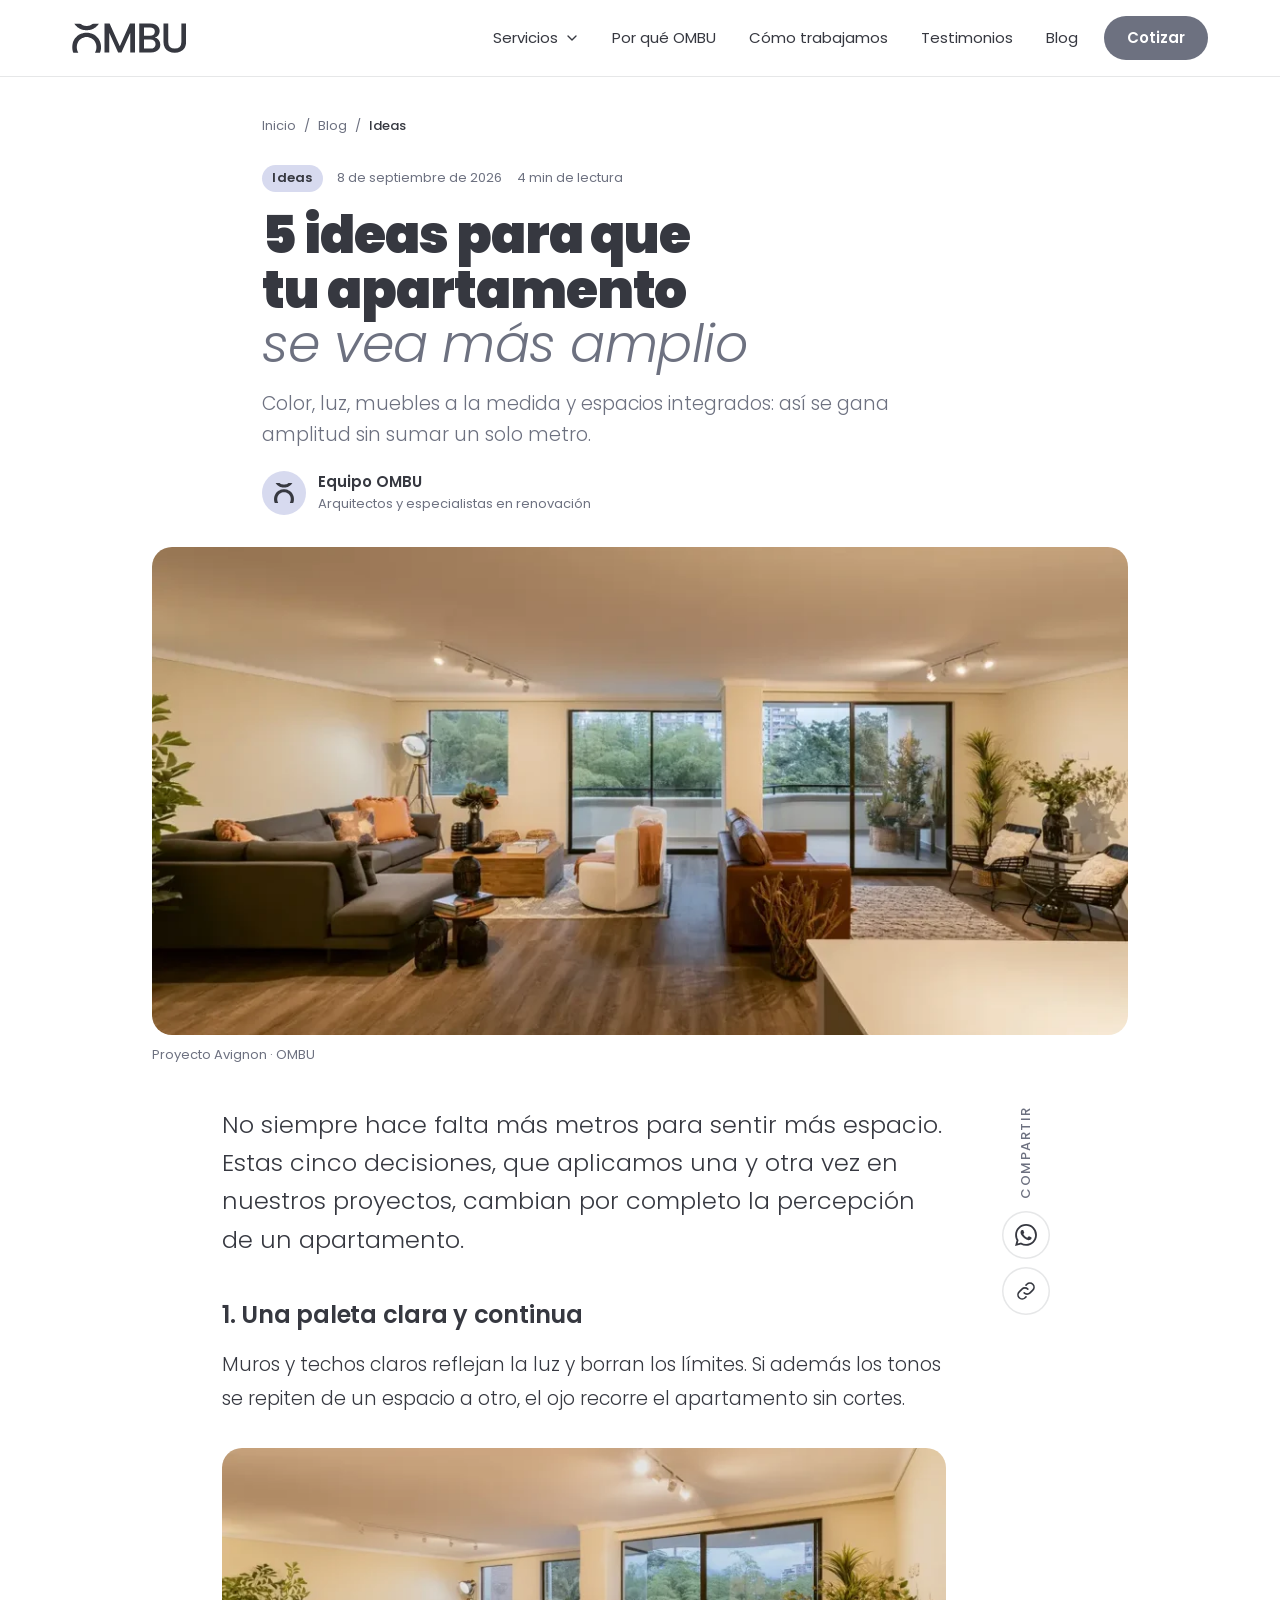
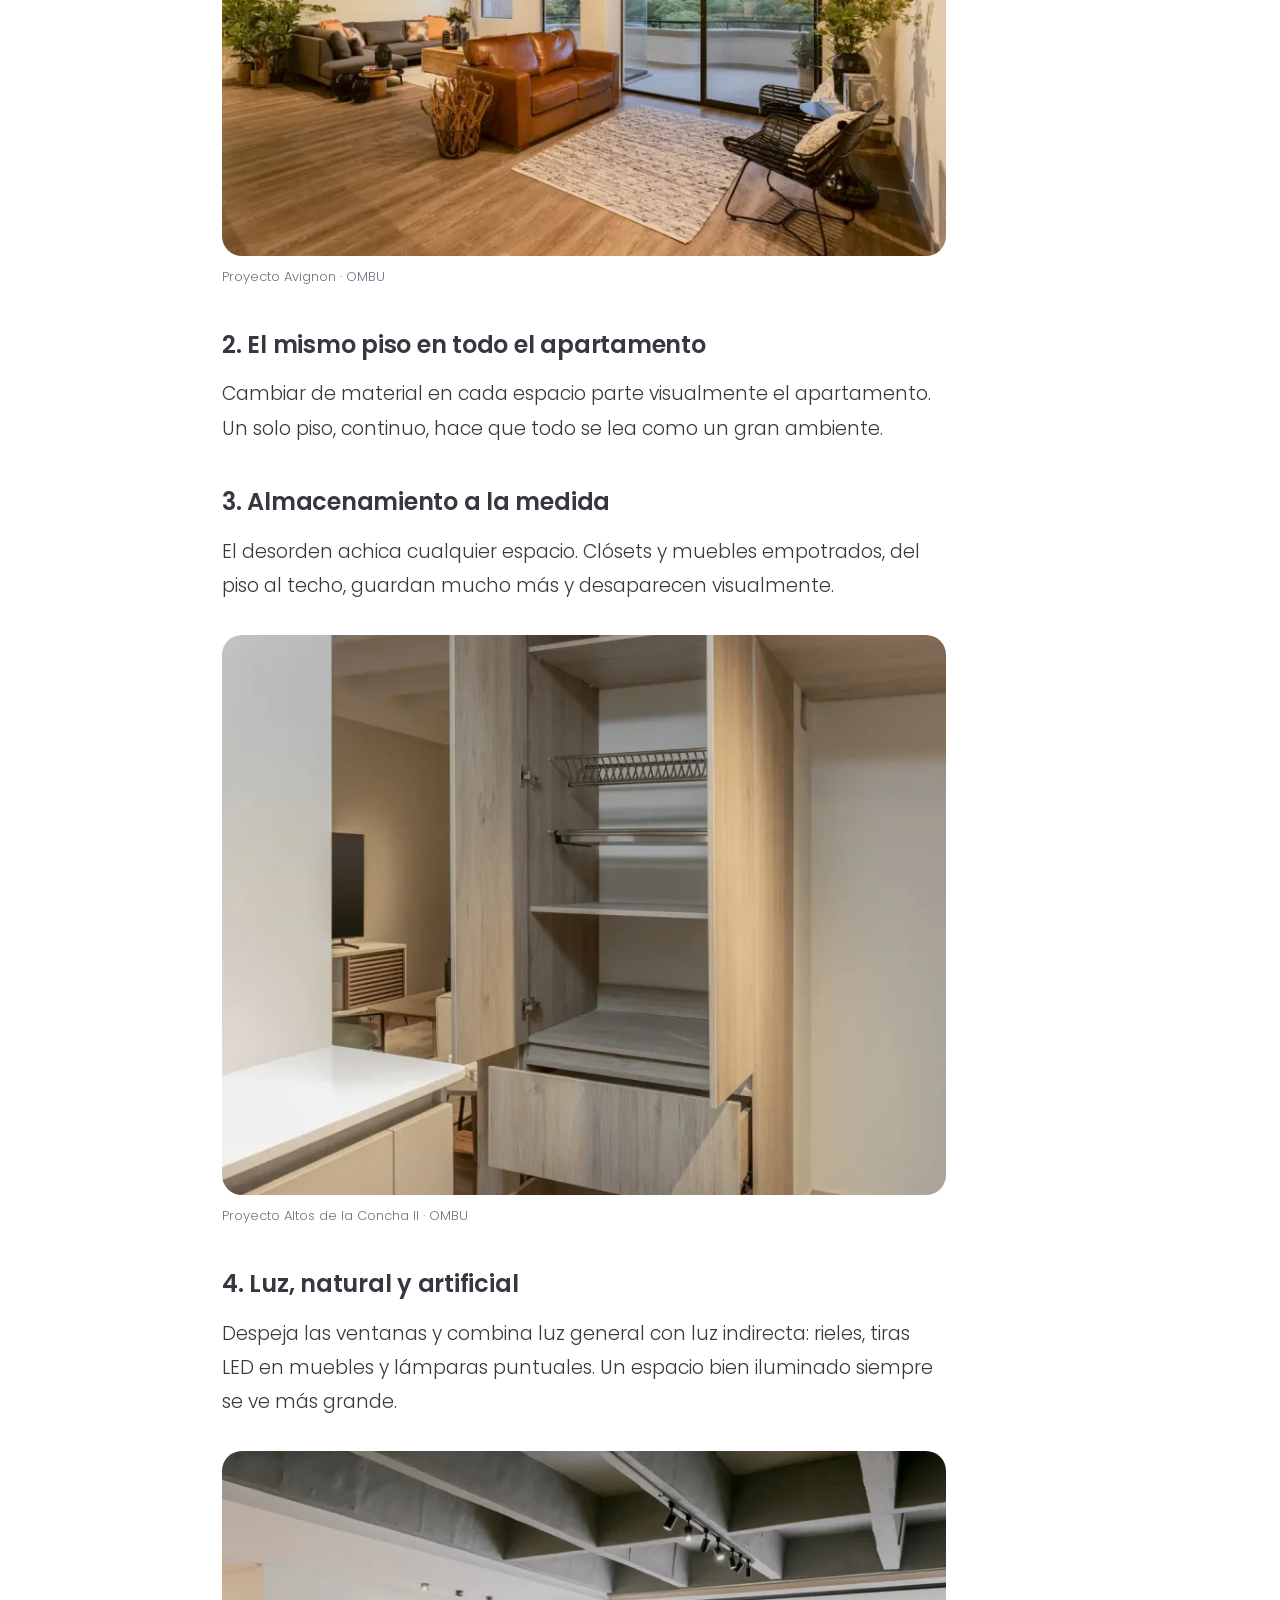
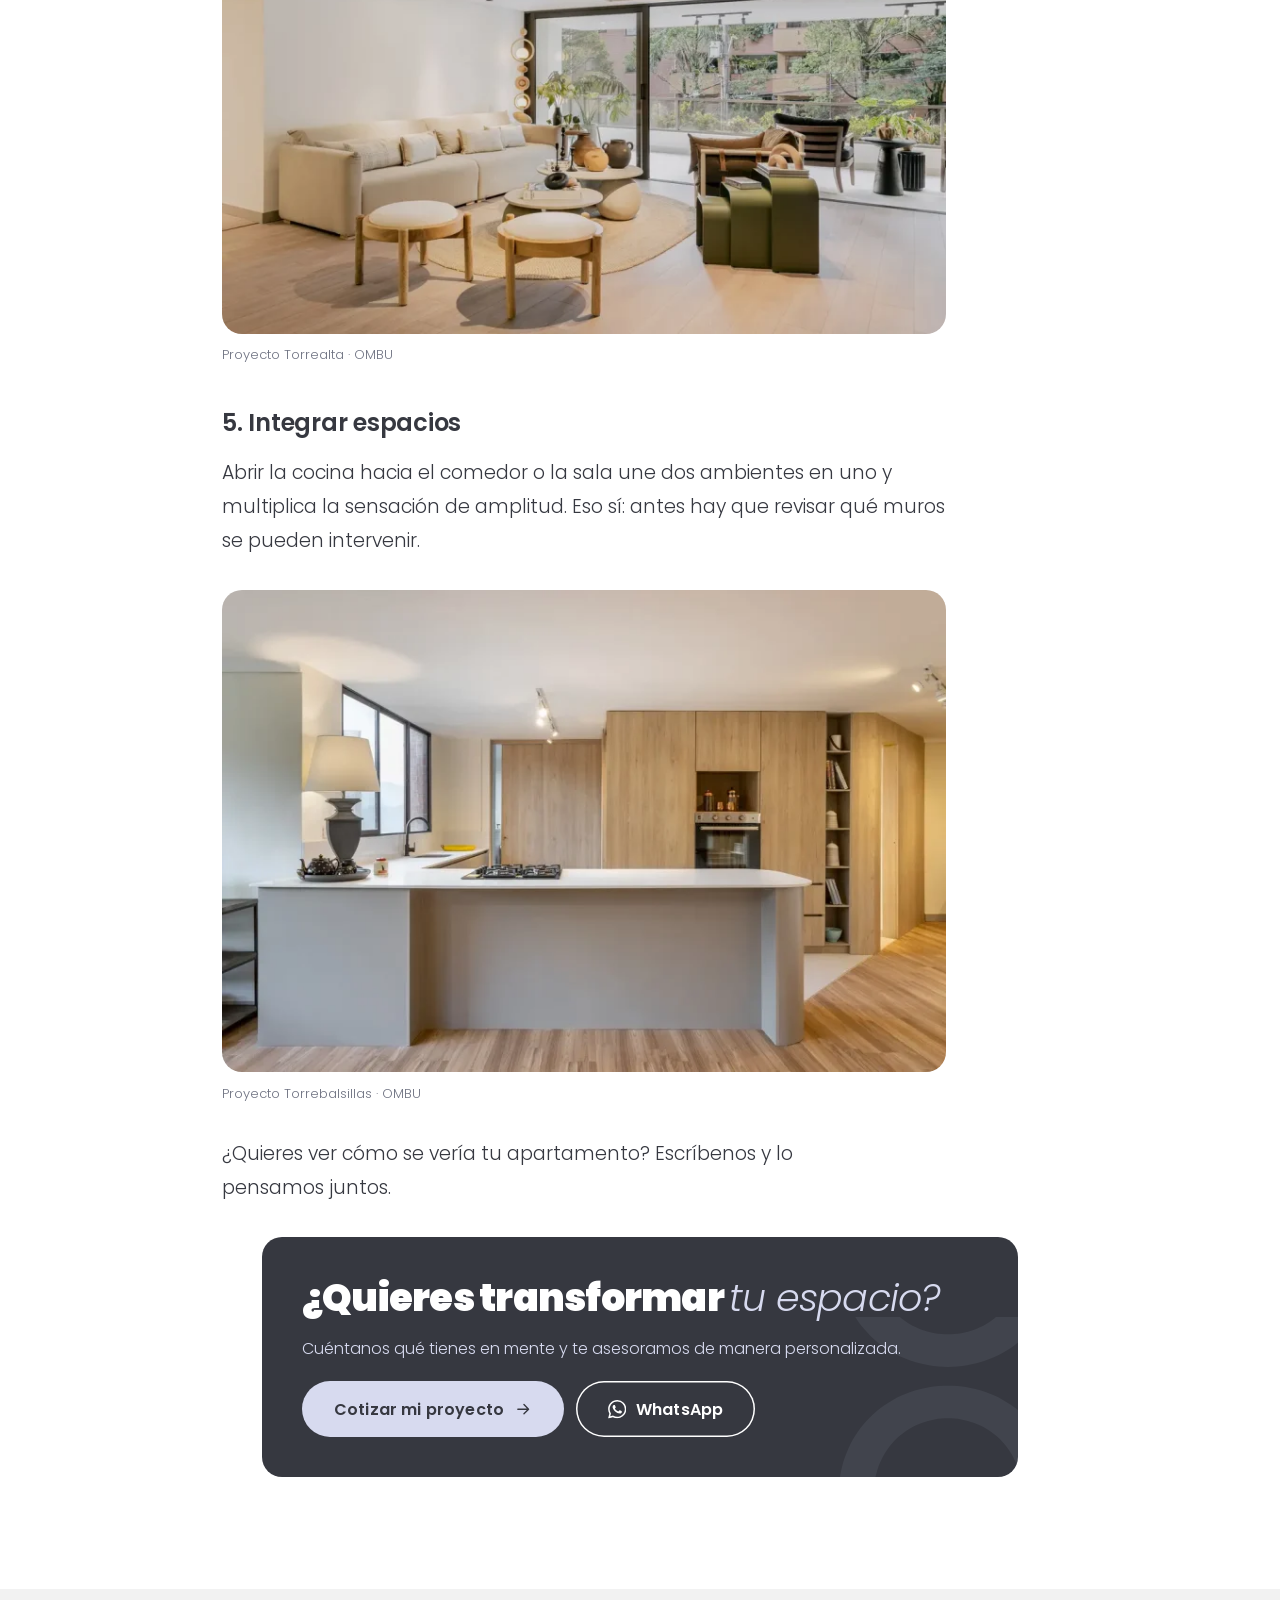
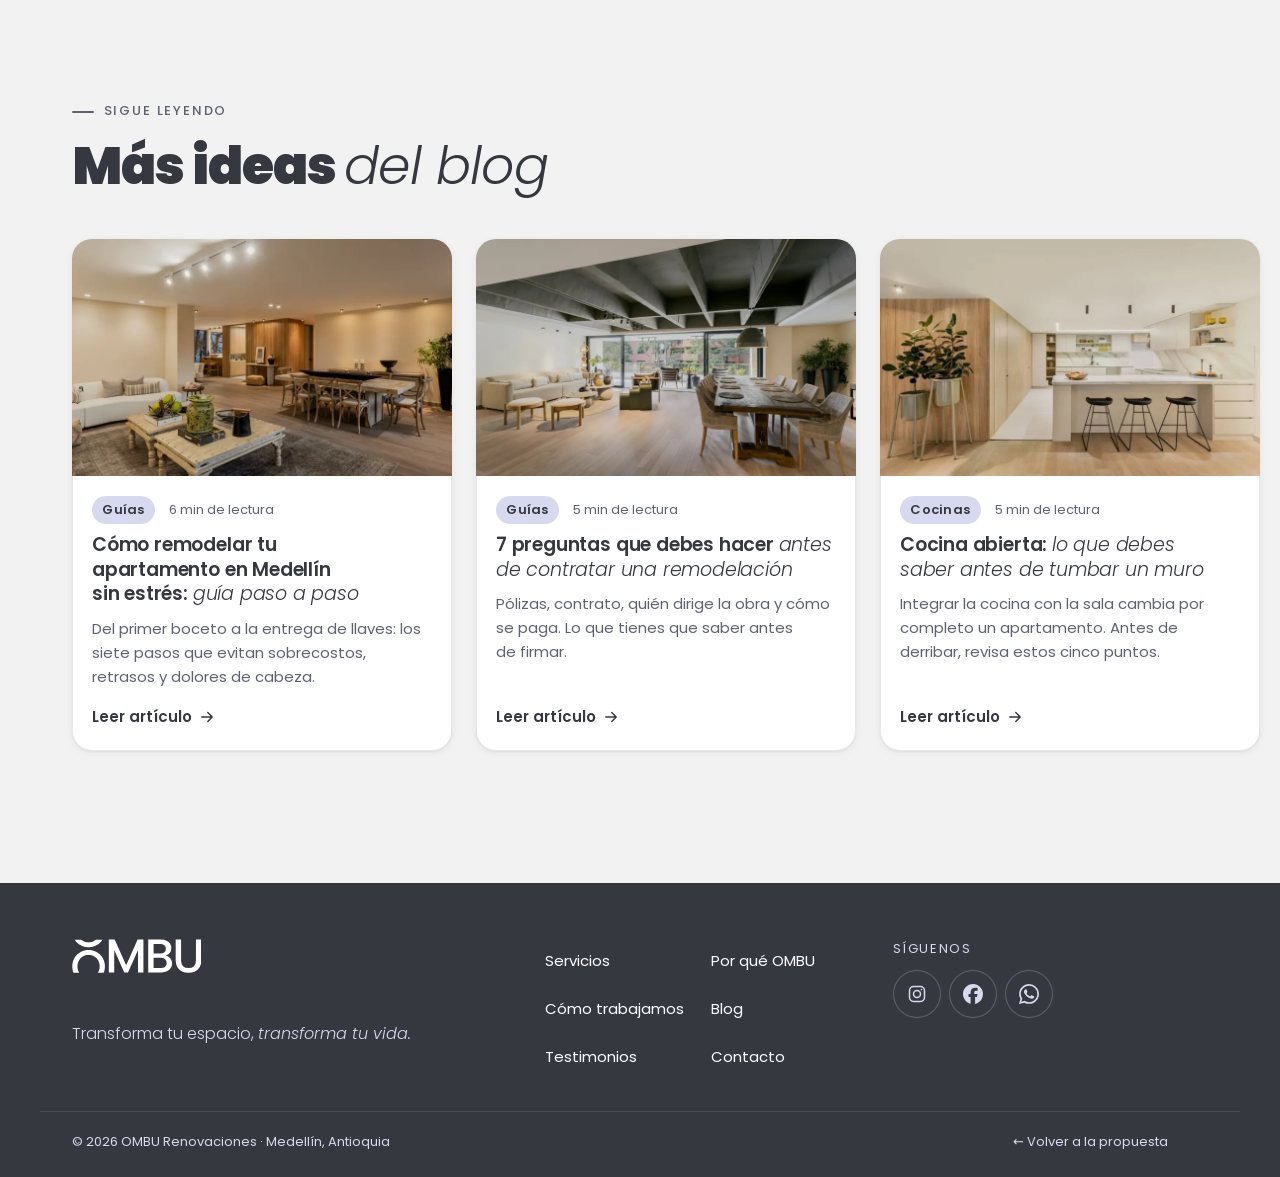
<file: sitio/blog/ideas-espacios-amplios.html>
<!doctype html>
<html lang="es" class="no-js">
<head>
  <meta charset="utf-8">
  <meta name="viewport" content="width=device-width, initial-scale=1, viewport-fit=cover">
  <title>5 ideas para que tu apartamento se vea más amplio · Blog OMBU</title>
  <meta name="description" content="Color, luz, muebles a la medida y espacios integrados: así se gana amplitud sin sumar un solo metro.">
  <meta name="robots" content="noindex, nofollow">
  <meta name="theme-color" content="#363840">
  <meta property="og:type" content="article">
  <meta property="og:locale" content="es_CO">
  <meta property="og:site_name" content="OMBU Renovaciones">
  <meta property="og:title" content="5 ideas para que tu apartamento se vea más amplio · Blog OMBU">
  <meta property="og:description" content="Color, luz, muebles a la medida y espacios integrados: así se gana amplitud sin sumar un solo metro.">
  <meta property="og:image" content="https://revupag.github.io/ombu-propuesta/assets/img/og-sitio.jpg">
  <meta name="twitter:card" content="summary_large_image">
  <link rel="icon" href="../../assets/img/favicon.svg" type="image/svg+xml">
  <link rel="icon" href="../../assets/img/favicon-48.png" sizes="48x48" type="image/png">
  <link rel="apple-touch-icon" href="../../assets/img/apple-touch-icon.png">
  <link rel="preload" href="../../assets/fonts/poppins-900.woff2" as="font" type="font/woff2" crossorigin>
  <link rel="preload" href="../../assets/fonts/poppins-300.woff2" as="font" type="font/woff2" crossorigin>
  <link rel="stylesheet" href="../../assets/css/brand.css">
  <link rel="stylesheet" href="../../assets/css/sitio.css">
  <link rel="stylesheet" href="../../assets/css/blog.css">
  <script type="application/ld+json">
  {"@context":"https://schema.org","@type":"BlogPosting","headline":"5 ideas para que tu apartamento se vea más amplio","description":"Color, luz, muebles a la medida y espacios integrados: así se gana amplitud sin sumar un solo metro.",
   "datePublished":"2026-09-08","image":"https://revupag.github.io/ombu-propuesta/assets/img/proyectos/avignon/d01-l.webp","author":{"@type":"Organization","name":"OMBU Renovaciones"},
   "publisher":{"@type":"Organization","name":"OMBU Renovaciones","logo":{"@type":"ImageObject","url":"https://revupag.github.io/ombu-propuesta/assets/img/icon-512.png"}}}
  </script>
  <script>document.documentElement.classList.replace('no-js', 'js');</script>
</head>
<body data-page="articulo" data-root="../../" data-home="../index.html">
<svg width="0" height="0" style="position:absolute" aria-hidden="true" focusable="false">
  <defs>
    <symbol id="i-arrow" viewBox="0 0 24 24"><path d="M5 12h14M13 6l6 6-6 6" fill="none" stroke="currentColor" stroke-width="1.8" stroke-linecap="round" stroke-linejoin="round"/></symbol>
    <symbol id="i-arrow-l" viewBox="0 0 24 24"><path d="M19 12H5M11 6l-6 6 6 6" fill="none" stroke="currentColor" stroke-width="1.8" stroke-linecap="round" stroke-linejoin="round"/></symbol>
    <symbol id="i-chev-l" viewBox="0 0 24 24"><path d="M15 5l-7 7 7 7" fill="none" stroke="currentColor" stroke-width="2" stroke-linecap="round" stroke-linejoin="round"/></symbol>
    <symbol id="i-chev-r" viewBox="0 0 24 24"><path d="M9 5l7 7-7 7" fill="none" stroke="currentColor" stroke-width="2" stroke-linecap="round" stroke-linejoin="round"/></symbol>
    <symbol id="i-close" viewBox="0 0 24 24"><path d="M6 6l12 12M18 6L6 18" fill="none" stroke="currentColor" stroke-width="2" stroke-linecap="round"/></symbol>
    <symbol id="i-check" viewBox="0 0 24 24"><path d="M5 12.5l4.2 4.2L19 7" fill="none" stroke="currentColor" stroke-width="2" stroke-linecap="round" stroke-linejoin="round"/></symbol>
    <symbol id="i-grid" viewBox="0 0 24 24"><g fill="none" stroke="currentColor" stroke-width="1.8"><rect x="4" y="4" width="6.5" height="6.5" rx="1.5"/><rect x="13.5" y="4" width="6.5" height="6.5" rx="1.5"/><rect x="4" y="13.5" width="6.5" height="6.5" rx="1.5"/><rect x="13.5" y="13.5" width="6.5" height="6.5" rx="1.5"/></g></symbol>
    <symbol id="i-expand" viewBox="0 0 24 24"><path d="M14 4h6v6M10 20H4v-6M20 4l-7 7M4 20l7-7" fill="none" stroke="currentColor" stroke-width="1.8" stroke-linecap="round" stroke-linejoin="round"/></symbol>
    <symbol id="i-shield" viewBox="0 0 32 32"><g fill="none" stroke="currentColor" stroke-width="1.6" stroke-linecap="round" stroke-linejoin="round"><path d="M16 3.5l10 3.8v7.4c0 6.5-4.2 11.3-10 13.8C10.2 26 6 21.2 6 14.7V7.3z"/><path d="M11.5 16.2l3.2 3.2 6-6.4"/></g></symbol>
    <symbol id="i-design" viewBox="0 0 32 32"><g fill="none" stroke="currentColor" stroke-width="1.6" stroke-linecap="round" stroke-linejoin="round"><path d="M5 27V5h7l15 15v7z"/><path d="M5 11h3M5 16h4M5 21h3M16 27v-3M21 27v-4"/><path d="M11 21v-8l8 8z"/></g></symbol>
    <symbol id="i-compare" viewBox="0 0 32 32"><g fill="none" stroke="currentColor" stroke-width="1.6" stroke-linecap="round" stroke-linejoin="round"><rect x="4" y="7" width="24" height="18" rx="2.5"/><path d="M16 4v24"/><path d="M11 13l-3 3 3 3M21 13l3 3-3 3"/></g></symbol>
    <symbol id="i-people" viewBox="0 0 32 32"><g fill="none" stroke="currentColor" stroke-width="1.6" stroke-linecap="round" stroke-linejoin="round"><circle cx="12" cy="11" r="4.5"/><path d="M4 26c.6-4.6 3.9-7.5 8-7.5s7.4 2.9 8 7.5"/><circle cx="22.5" cy="12.5" r="3.5"/><path d="M21.5 18.6c3.5-.3 6 2 6.5 5.9"/></g></symbol>
    <symbol id="i-chat" viewBox="0 0 32 32"><g fill="none" stroke="currentColor" stroke-width="1.6" stroke-linecap="round" stroke-linejoin="round"><path d="M27 15.5c0 5.2-4.9 9.5-11 9.5-1.6 0-3.1-.3-4.5-.8L5 26l1.9-5.2C5.7 19.3 5 17.5 5 15.5 5 10.3 9.9 6 16 6s11 4.3 11 9.5z"/><path d="M11 15.5h.01M16 15.5h.01M21 15.5h.01" stroke-width="2.4"/></g></symbol>
    <symbol id="i-plan" viewBox="0 0 32 32"><g fill="none" stroke="currentColor" stroke-width="1.6" stroke-linecap="round" stroke-linejoin="round"><path d="M4 8l7-3 10 3 7-3v19l-7 3-10-3-7 3z"/><path d="M11 5v19M21 8v19"/></g></symbol>
    <symbol id="i-build" viewBox="0 0 32 32"><g fill="none" stroke="currentColor" stroke-width="1.6" stroke-linecap="round" stroke-linejoin="round"><path d="M4 27h24"/><path d="M7 27V14l9-7 9 7v13"/><path d="M13 27v-7h6v7"/></g></symbol>
    <symbol id="i-key" viewBox="0 0 32 32"><g fill="none" stroke="currentColor" stroke-width="1.6" stroke-linecap="round" stroke-linejoin="round"><circle cx="11" cy="16" r="5.5"/><path d="M16.5 16H28M24 16v4M20 16v3"/></g></symbol>
    <symbol id="i-pin" viewBox="0 0 24 24"><g fill="none" stroke="currentColor" stroke-width="1.8" stroke-linecap="round" stroke-linejoin="round"><path d="M12 21s7-6.2 7-11.5A7 7 0 0 0 5 9.5C5 14.8 12 21 12 21z"/><circle cx="12" cy="9.5" r="2.5"/></g></symbol>
    <symbol id="i-wa" viewBox="0 0 24 24"><path fill="currentColor" d="M17.47 14.38c-.3-.15-1.76-.87-2.03-.97-.27-.1-.47-.15-.67.15-.2.3-.77.97-.94 1.16-.17.2-.35.22-.64.07-.3-.15-1.26-.46-2.39-1.47-.88-.79-1.48-1.76-1.65-2.06-.17-.3-.02-.46.13-.6.13-.14.3-.35.45-.52.15-.18.2-.3.3-.5.1-.2.05-.37-.03-.52-.07-.15-.67-1.61-.92-2.2-.24-.58-.49-.5-.67-.51h-.57c-.2 0-.52.07-.79.37-.27.3-1.04 1.02-1.04 2.48s1.07 2.87 1.21 3.07c.15.2 2.1 3.2 5.08 4.49.71.3 1.26.49 1.7.63.71.22 1.36.19 1.87.12.57-.09 1.76-.72 2-1.42.25-.69.25-1.29.18-1.41-.08-.13-.27-.2-.57-.35zM12.05 21.8h-.01a9.87 9.87 0 0 1-5.03-1.38l-.36-.22-3.74.99 1-3.65-.24-.38a9.86 9.86 0 0 1-1.51-5.26c0-5.45 4.44-9.88 9.89-9.88 2.64 0 5.12 1.03 6.99 2.9a9.82 9.82 0 0 1 2.89 7c0 5.45-4.44 9.88-9.88 9.88zm8.41-18.3A11.82 11.82 0 0 0 12.05 0C5.5 0 .16 5.34.16 11.89c0 2.1.55 4.14 1.59 5.95L.06 24l6.3-1.65a11.88 11.88 0 0 0 5.68 1.45h.01c6.55 0 11.89-5.34 11.89-11.9 0-3.17-1.24-6.16-3.48-8.4z"/></symbol>
    <symbol id="i-ig" viewBox="0 0 24 24"><g fill="none" stroke="currentColor" stroke-width="1.8"><rect x="3" y="3" width="18" height="18" rx="5"/><circle cx="12" cy="12" r="4.2"/><circle cx="17.3" cy="6.7" r="1" fill="currentColor" stroke="none"/></g></symbol>
    <symbol id="i-fb" viewBox="0 0 24 24"><path fill="currentColor" d="M9.1 23.7v-8H6.63V12h2.47v-1.58c0-4.09 1.85-5.98 5.86-5.98.4 0 .96.04 1.47.1.39.04.77.1 1.14.2v3.32l-.65-.03h-.74c-.7 0-1.25.1-1.67.31-.3.15-.53.37-.68.62-.26.42-.38 1-.38 1.75V12h3.92l-.38 2.1-.29 1.57H14.5v8.24C19.4 23.24 24 18.18 24 12.04 24 5.42 18.63.04 12 .04S0 5.42 0 12.04c0 5.63 3.87 10.35 9.1 11.65z"/></symbol>
    <symbol id="i-quote" viewBox="0 0 48 40"><path fill="currentColor" d="M0 40V24.5C0 11.6 6.3 3.4 18.8 0l2.4 5.6C14.4 8 11 12.6 10.6 19.4H20V40zm27 0V24.5C27 11.6 33.3 3.4 45.8 0l2.2 5.6C41.4 8 38 12.6 37.6 19.4H47V40z"/></symbol>
    <symbol id="i-chev-d" viewBox="0 0 24 24"><path d="M6 9l6 6 6-6" fill="none" stroke="currentColor" stroke-width="2" stroke-linecap="round" stroke-linejoin="round"/></symbol>
    <symbol id="i-clock" viewBox="0 0 24 24"><g fill="none" stroke="currentColor" stroke-width="1.8" stroke-linecap="round"><circle cx="12" cy="12" r="8.5"/><path d="M12 7.5V12l3 2"/></g></symbol>
    <symbol id="i-link" viewBox="0 0 24 24"><g fill="none" stroke="currentColor" stroke-width="1.8" stroke-linecap="round" stroke-linejoin="round"><path d="M10 14a4.5 4.5 0 0 0 6.4 0l3-3a4.5 4.5 0 0 0-6.4-6.4l-1 1"/><path d="M14 10a4.5 4.5 0 0 0-6.4 0l-3 3a4.5 4.5 0 0 0 6.4 6.4l1-1"/></g></symbol>
  </defs>
</svg>

<a class="skip" href="#contenido">Saltar al contenido</a>

<!-- ============ Encabezado ============ -->
<header class="hdr" id="hdr" data-state="solid">
  <div class="hdr__in wrap">
    <a class="hdr__logo" href="../index.html#inicio" aria-label="OMBU Renovaciones, ir al inicio">
      <svg class="logo" viewBox="0 0 156 41" aria-hidden="true"><use href="../../assets/img/marca.svg#ombu-logo"/></svg>
    </a>
    <nav class="hdr__nav" aria-label="Principal">
      <ul>
        <li class="has-drop">
          <button class="hdr__drop-btn" type="button" aria-expanded="false" aria-controls="drop-servicios">Servicios <svg class="chev" aria-hidden="true"><use href="#i-chev-d"/></svg></button>
          <div class="drop" id="drop-servicios" hidden>
            <div class="drop__head">
              <p class="drop__title">Nuestros proyectos</p>
              <a class="link-arrow" href="../index.html#servicios">Ver todos <svg aria-hidden="true"><use href="#i-arrow"/></svg></a>
            </div>
            <ul class="drop__grid" data-proyectos="drop" role="list"></ul>
          </div>
        </li>
        <li><a href="../index.html#por-que">Por qué OMBU</a></li>
        <li><a href="../index.html#proceso">Cómo trabajamos</a></li>
        <li><a href="../index.html#testimonios">Testimonios</a></li>
        <li><a href="index.html" aria-current="page">Blog</a></li>
      </ul>
    </nav>
    <a class="btn hdr__cta" href="../index.html#contacto">Cotizar</a>
    <button class="hdr__burger" id="burger" type="button" aria-expanded="false" aria-controls="menu" aria-label="Abrir menú">
      <span></span><span></span>
    </button>
  </div>
</header>

<!-- Menú móvil -->
<div class="menu on-dark" id="menu" hidden>
  <nav class="menu__nav" aria-label="Menú">
    <ul>
      <li>
        <button class="menu__acc" type="button" aria-expanded="false" aria-controls="menu-servicios">Servicios <svg class="chev" aria-hidden="true"><use href="#i-chev-d"/></svg></button>
        <ul class="menu__sub" id="menu-servicios" data-proyectos="menu" role="list" hidden></ul>
      </li>
      <li><a href="../index.html#por-que">Por qué OMBU</a></li>
      <li><a href="../index.html#proceso">Cómo trabajamos</a></li>
      <li><a href="../index.html#testimonios">Testimonios</a></li>
      <li><a href="index.html" aria-current="page">Blog</a></li>
      <li><a href="../index.html#contacto">Contacto</a></li>
    </ul>
  </nav>
  <div class="menu__foot">
    <a class="btn btn--light btn--lg btn--block" href="https://wa.me/573105996809?text=Hola%20OMBU%2C%20quiero%20cotizar%20la%20renovaci%C3%B3n%20de%20mi%20espacio." target="_blank" rel="noopener">
      <svg aria-hidden="true"><use href="#i-wa"/></svg> Escríbenos por WhatsApp
    </a>
    <div class="menu__social">
      <a href="https://www.instagram.com/ombu.renovaciones/" target="_blank" rel="noopener" aria-label="Instagram de OMBU"><svg aria-hidden="true"><use href="#i-ig"/></svg></a>
      <a href="https://www.facebook.com/share/1AA67nPHKe/" target="_blank" rel="noopener" aria-label="Facebook de OMBU"><svg aria-hidden="true"><use href="#i-fb"/></svg></a>
      <a class="menu__back" href="../../index.html">← Volver a la propuesta</a>
    </div>
  </div>
</div>

<main id="contenido">
  <article class="art">
    <header class="art__head wrap">
      <nav class="crumbs" aria-label="Ruta"><a href="../index.html">Inicio</a><span aria-hidden="true">/</span><a href="index.html">Blog</a><span aria-hidden="true">/</span><span aria-current="page">Ideas</span></nav>
      <p class="post__meta"><span class="post__cat">Ideas</span><span><time datetime="2026-09-08">8 de septiembre de 2026</time></span><span>4 min de lectura</span></p>
      <h1 class="display art__title">5 ideas para que tu apartamento <em>se vea más amplio</em></h1>
      <p class="lead art__lead">Color, luz, muebles a la medida y espacios integrados: así se gana amplitud sin sumar un solo metro.</p>
      <p class="art__by"><span class="art__avatar" aria-hidden="true"><svg viewBox="0 0 2250 2250"><use href="../../assets/img/marca.svg#ombu-mark"/></svg></span><span><strong>Equipo OMBU</strong>Arquitectos y especialistas en renovación</span></p>
    </header>
    <figure class="art__cover wrap">
      <img src="../../assets/img/proyectos/avignon/d01-l.webp" width="1024" height="683" alt="Sala del proyecto Avignon, renovado por OMBU" fetchpriority="high">
      <figcaption>Proyecto Avignon · OMBU</figcaption>
    </figure>
    <div class="art__layout wrap">
      <div class="prose">

<p class="prose__lead">No siempre hace falta más metros para sentir más espacio. Estas cinco decisiones, que aplicamos una y otra vez en nuestros proyectos, cambian por completo la percepción de un apartamento.</p>

<h2>1. Una paleta clara y continua</h2>
<p>Muros y techos claros reflejan la luz y borran los límites. Si además los tonos se repiten de un espacio a otro, el ojo recorre el apartamento sin cortes.</p>
<figure class="prose__fig">
  <img src="../../assets/img/proyectos/avignon/d02-s.webp" width="768" height="432" loading="lazy" decoding="async" alt="Sala amplia con piso de madera y muros claros">
  <figcaption>Proyecto Avignon · OMBU</figcaption>
</figure>

<h2>2. El mismo piso en todo el apartamento</h2>
<p>Cambiar de material en cada espacio parte visualmente el apartamento. Un solo piso, continuo, hace que todo se lea como un gran ambiente.</p>

<h2>3. Almacenamiento a la medida</h2>
<p>El desorden achica cualquier espacio. Clósets y muebles empotrados, del piso al techo, guardan mucho más y desaparecen visualmente.</p>
<figure class="prose__fig">
  <img src="../../assets/img/proyectos/altos-de-la-concha-2/d05-s.webp" width="768" height="1152" loading="lazy" decoding="async" alt="Mueble empotrado en madera clara">
  <figcaption>Proyecto Altos de la Concha II · OMBU</figcaption>
</figure>

<h2>4. Luz, natural y artificial</h2>
<p>Despeja las ventanas y combina luz general con luz indirecta: rieles, tiras LED en muebles y lámparas puntuales. Un espacio bien iluminado siempre se ve más grande.</p>
<figure class="prose__fig">
  <img src="../../assets/img/proyectos/torrealta/d06-s.webp" width="768" height="512" loading="lazy" decoding="async" alt="Sala con ventanales amplios e iluminación en rieles">
  <figcaption>Proyecto Torrealta · OMBU</figcaption>
</figure>

<h2>5. Integrar espacios</h2>
<p>Abrir la cocina hacia el comedor o la sala une dos ambientes en uno y multiplica la sensación de amplitud. Eso sí: antes hay que revisar qué muros se pueden intervenir.</p>
<figure class="prose__fig">
  <img src="../../assets/img/proyectos/torrebalsillas/par-d.webp" width="768" height="511" loading="lazy" decoding="async" alt="Cocina integrada con isla y comedor">
  <figcaption>Proyecto Torrebalsillas · OMBU</figcaption>
</figure>

<p>¿Quieres ver cómo se vería tu apartamento? Escríbenos y lo pensamos juntos.</p>

      </div>
      <aside class="art__side">
        <div class="share" aria-label="Compartir">
          <p>Compartir</p>
          <a class="icon-btn" href="https://wa.me/?text=5%20ideas%20para%20que%20tu%20apartamento%20se%20vea%20m%C3%A1s%20amplio%20%C2%B7%20OMBU%20Renovaciones%20" data-share-wa target="_blank" rel="noopener" aria-label="Compartir por WhatsApp"><svg aria-hidden="true"><use href="#i-wa"/></svg></a>
          <button class="icon-btn" type="button" data-copy aria-label="Copiar enlace"><svg aria-hidden="true"><use href="#i-link"/></svg></button>
          <span class="share__ok" role="status"></span>
        </div>
      </aside>
    </div>
    <section class="wrap art__cta reveal" aria-labelledby="cta-title">
      <div class="cta-box on-dark">
        <svg class="cta-box__mark" viewBox="0 0 2250 2250" aria-hidden="true"><use href="../../assets/img/marca.svg#ombu-mark"/></svg>
        <h2 class="cta-box__title" id="cta-title">¿Quieres transformar <em>tu espacio?</em></h2>
        <p>Cuéntanos qué tienes en mente y te asesoramos de manera personalizada.</p>
        <div class="cta-box__btns">
          <a class="btn btn--light btn--lg" href="../index.html#contacto">Cotizar mi proyecto <svg aria-hidden="true"><use href="#i-arrow"/></svg></a>
          <a class="btn btn--ghost btn--lg" href="https://wa.me/573105996809?text=Hola%20OMBU%2C%20quiero%20cotizar%20la%20renovaci%C3%B3n%20de%20mi%20espacio." target="_blank" rel="noopener"><svg aria-hidden="true"><use href="#i-wa"/></svg> WhatsApp</a>
        </div>
      </div>
    </section>
  </article>

  <section class="sec related" aria-labelledby="rel-title">
    <div class="wrap"><div class="sec__head"><p class="eyebrow">Sigue leyendo</p><h2 class="title" id="rel-title">Más ideas <em>del blog</em></h2></div></div>
    <div class="rail rail--posts" data-rail>
      <ul class="rail__track" role="list" tabindex="0" aria-label="Otros artículos. Desliza para ver más.">
<li class="post" data-cat="Guías">
  <a class="post__link" href="remodelar-apartamento-medellin.html">
    <div class="post__media"><img src="../../assets/img/proyectos/aires-del-campestre/d01-s.webp" width="768" height="512" loading="lazy" decoding="async" alt=""></div>
    <div class="post__body">
      <p class="post__meta"><span class="post__cat">Guías</span><span>6 min de lectura</span></p>
      <h3 class="post__title">Cómo remodelar tu apartamento en Medellín sin estrés: <em>guía paso a paso</em></h3>
      <p class="post__excerpt">Del primer boceto a la entrega de llaves: los siete pasos que evitan sobrecostos, retrasos y dolores de cabeza.</p>
      <span class="post__more">Leer artículo <svg aria-hidden="true"><use href="#i-arrow"/></svg></span>
    </div>
  </a>
</li>
<li class="post" data-cat="Guías">
  <a class="post__link" href="preguntas-antes-de-contratar.html">
    <div class="post__media"><img src="../../assets/img/proyectos/torrealta/d01-s.webp" width="768" height="512" loading="lazy" decoding="async" alt=""></div>
    <div class="post__body">
      <p class="post__meta"><span class="post__cat">Guías</span><span>5 min de lectura</span></p>
      <h3 class="post__title">7 preguntas que debes hacer <em>antes de contratar una remodelación</em></h3>
      <p class="post__excerpt">Pólizas, contrato, quién dirige la obra y cómo se paga. Lo que tienes que saber antes de firmar.</p>
      <span class="post__more">Leer artículo <svg aria-hidden="true"><use href="#i-arrow"/></svg></span>
    </div>
  </a>
</li>
<li class="post" data-cat="Cocinas">
  <a class="post__link" href="cocina-abierta.html">
    <div class="post__media"><img src="../../assets/img/comparador-despues-768.webp" width="768" height="512" loading="lazy" decoding="async" alt=""></div>
    <div class="post__body">
      <p class="post__meta"><span class="post__cat">Cocinas</span><span>5 min de lectura</span></p>
      <h3 class="post__title">Cocina abierta: <em>lo que debes saber antes de tumbar un muro</em></h3>
      <p class="post__excerpt">Integrar la cocina con la sala cambia por completo un apartamento. Antes de derribar, revisa estos cinco puntos.</p>
      <span class="post__more">Leer artículo <svg aria-hidden="true"><use href="#i-arrow"/></svg></span>
    </div>
  </a>
</li>
      </ul>
    </div>
  </section>
</main>

<!-- ============ Pie ============ -->
<footer class="ftr on-dark">
  <div class="wrap ftr__grid">
    <div class="ftr__brand">
      <svg class="logo" viewBox="0 0 156 41" role="img" aria-label="OMBU"><use href="../../assets/img/marca.svg#ombu-logo"/></svg>
      <p>Transforma tu espacio, <em>transforma tu vida.</em></p>
    </div>
    <nav class="ftr__nav" aria-label="Pie de página">
      <ul>
        <li><a href="../index.html#servicios">Servicios</a></li>
        <li><a href="../index.html#por-que">Por qué OMBU</a></li>
        <li><a href="../index.html#proceso">Cómo trabajamos</a></li>
        <li><a href="index.html">Blog</a></li>
        <li><a href="../index.html#testimonios">Testimonios</a></li>
        <li><a href="../index.html#contacto">Contacto</a></li>
      </ul>
    </nav>
    <div class="ftr__social">
      <p>Síguenos</p>
      <div>
        <a href="https://www.instagram.com/ombu.renovaciones/" target="_blank" rel="noopener" aria-label="Instagram de OMBU"><svg aria-hidden="true"><use href="#i-ig"/></svg></a>
        <a href="https://www.facebook.com/share/1AA67nPHKe/" target="_blank" rel="noopener" aria-label="Facebook de OMBU"><svg aria-hidden="true"><use href="#i-fb"/></svg></a>
        <a href="https://wa.me/573105996809" target="_blank" rel="noopener" aria-label="WhatsApp de OMBU"><svg aria-hidden="true"><use href="#i-wa"/></svg></a>
      </div>
    </div>
  </div>
  <div class="wrap ftr__bottom">
    <p>© 2026 OMBU Renovaciones · Medellín, Antioquia</p>
    <a href="../../index.html">← Volver a la propuesta</a>
  </div>
</footer>
<a class="fab" id="fab" href="https://wa.me/573105996809?text=Hola%20OMBU%2C%20quiero%20cotizar%20la%20renovaci%C3%B3n%20de%20mi%20espacio." target="_blank" rel="noopener" aria-label="Escríbenos por WhatsApp">
  <svg aria-hidden="true"><use href="#i-wa"/></svg>
</a>
<script src="../../assets/js/proyectos.js"></script>
<script src="../../assets/js/comun.js"></script>
<script src="../../assets/js/blog.js"></script>
</body>
</html>
</file>
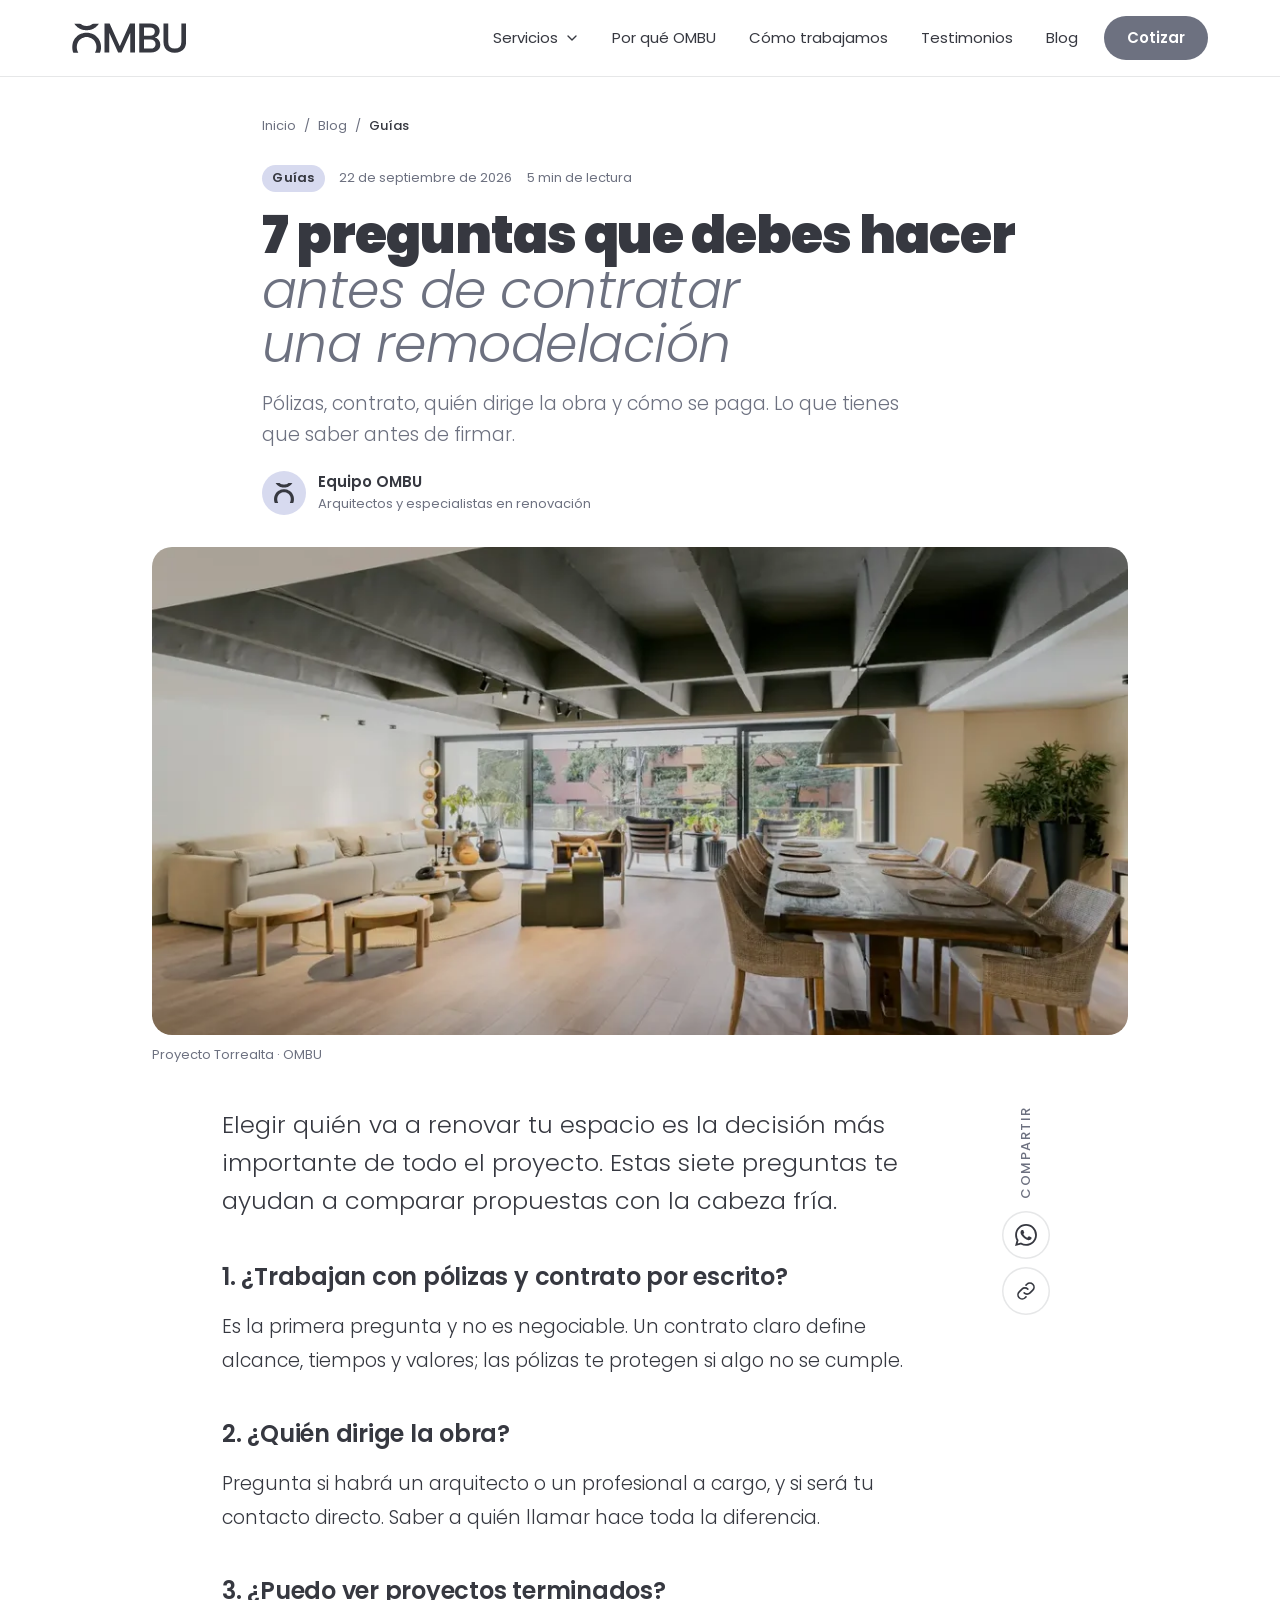
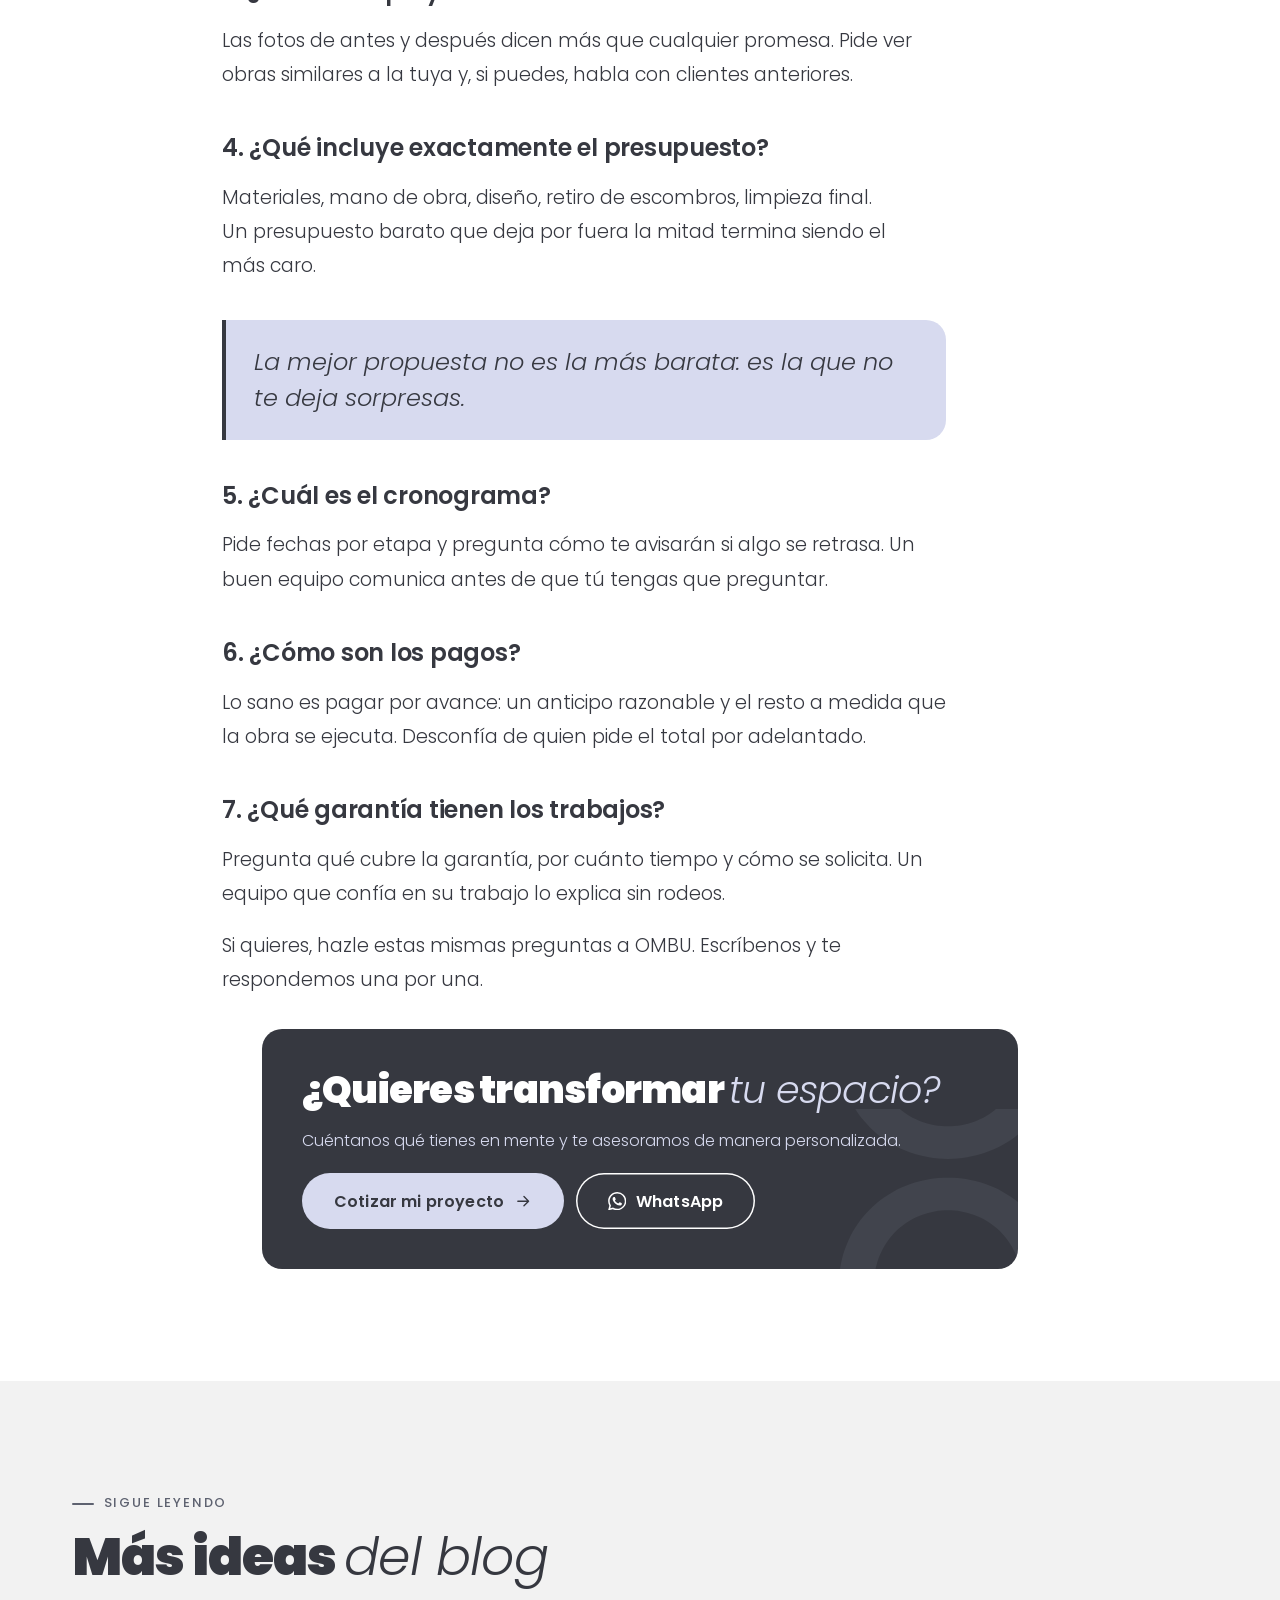
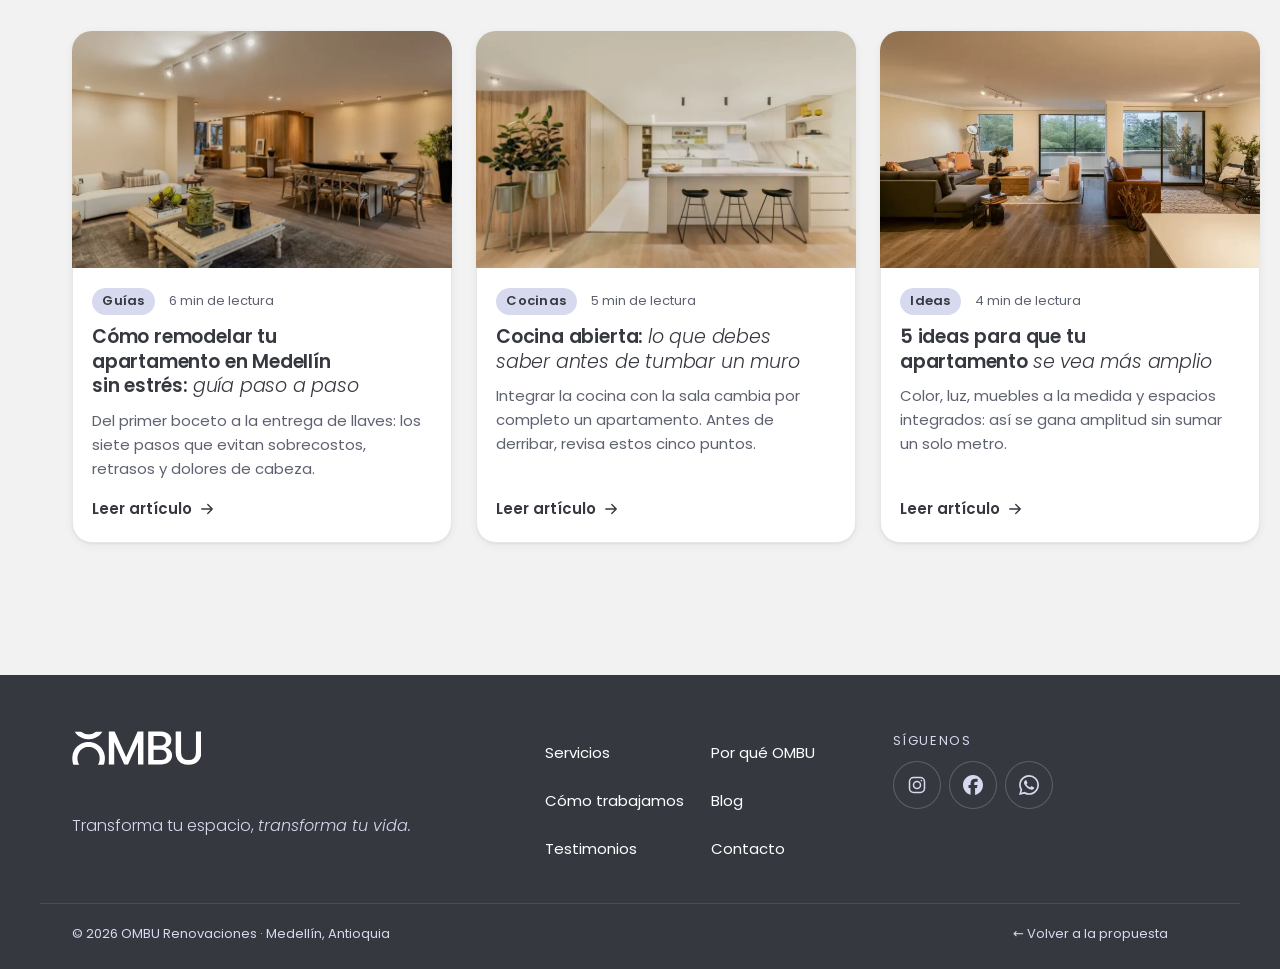
<file: sitio/blog/preguntas-antes-de-contratar.html>
<!doctype html>
<html lang="es" class="no-js">
<head>
  <meta charset="utf-8">
  <meta name="viewport" content="width=device-width, initial-scale=1, viewport-fit=cover">
  <title>7 preguntas que debes hacer antes de contratar una remodelación · Blog OMBU</title>
  <meta name="description" content="Pólizas, contrato, quién dirige la obra y cómo se paga. Lo que tienes que saber antes de firmar.">
  <meta name="robots" content="noindex, nofollow">
  <meta name="theme-color" content="#363840">
  <meta property="og:type" content="article">
  <meta property="og:locale" content="es_CO">
  <meta property="og:site_name" content="OMBU Renovaciones">
  <meta property="og:title" content="7 preguntas que debes hacer antes de contratar una remodelación · Blog OMBU">
  <meta property="og:description" content="Pólizas, contrato, quién dirige la obra y cómo se paga. Lo que tienes que saber antes de firmar.">
  <meta property="og:image" content="https://revupag.github.io/ombu-propuesta/assets/img/og-sitio.jpg">
  <meta name="twitter:card" content="summary_large_image">
  <link rel="icon" href="../../assets/img/favicon.svg" type="image/svg+xml">
  <link rel="icon" href="../../assets/img/favicon-48.png" sizes="48x48" type="image/png">
  <link rel="apple-touch-icon" href="../../assets/img/apple-touch-icon.png">
  <link rel="preload" href="../../assets/fonts/poppins-900.woff2" as="font" type="font/woff2" crossorigin>
  <link rel="preload" href="../../assets/fonts/poppins-300.woff2" as="font" type="font/woff2" crossorigin>
  <link rel="stylesheet" href="../../assets/css/brand.css">
  <link rel="stylesheet" href="../../assets/css/sitio.css">
  <link rel="stylesheet" href="../../assets/css/blog.css">
  <script type="application/ld+json">
  {"@context":"https://schema.org","@type":"BlogPosting","headline":"7 preguntas que debes hacer antes de contratar una remodelación","description":"Pólizas, contrato, quién dirige la obra y cómo se paga. Lo que tienes que saber antes de firmar.",
   "datePublished":"2026-09-22","image":"https://revupag.github.io/ombu-propuesta/assets/img/proyectos/torrealta/d01-l.webp","author":{"@type":"Organization","name":"OMBU Renovaciones"},
   "publisher":{"@type":"Organization","name":"OMBU Renovaciones","logo":{"@type":"ImageObject","url":"https://revupag.github.io/ombu-propuesta/assets/img/icon-512.png"}}}
  </script>
  <script>document.documentElement.classList.replace('no-js', 'js');</script>
</head>
<body data-page="articulo" data-root="../../" data-home="../index.html">
<svg width="0" height="0" style="position:absolute" aria-hidden="true" focusable="false">
  <defs>
    <symbol id="i-arrow" viewBox="0 0 24 24"><path d="M5 12h14M13 6l6 6-6 6" fill="none" stroke="currentColor" stroke-width="1.8" stroke-linecap="round" stroke-linejoin="round"/></symbol>
    <symbol id="i-arrow-l" viewBox="0 0 24 24"><path d="M19 12H5M11 6l-6 6 6 6" fill="none" stroke="currentColor" stroke-width="1.8" stroke-linecap="round" stroke-linejoin="round"/></symbol>
    <symbol id="i-chev-l" viewBox="0 0 24 24"><path d="M15 5l-7 7 7 7" fill="none" stroke="currentColor" stroke-width="2" stroke-linecap="round" stroke-linejoin="round"/></symbol>
    <symbol id="i-chev-r" viewBox="0 0 24 24"><path d="M9 5l7 7-7 7" fill="none" stroke="currentColor" stroke-width="2" stroke-linecap="round" stroke-linejoin="round"/></symbol>
    <symbol id="i-close" viewBox="0 0 24 24"><path d="M6 6l12 12M18 6L6 18" fill="none" stroke="currentColor" stroke-width="2" stroke-linecap="round"/></symbol>
    <symbol id="i-check" viewBox="0 0 24 24"><path d="M5 12.5l4.2 4.2L19 7" fill="none" stroke="currentColor" stroke-width="2" stroke-linecap="round" stroke-linejoin="round"/></symbol>
    <symbol id="i-grid" viewBox="0 0 24 24"><g fill="none" stroke="currentColor" stroke-width="1.8"><rect x="4" y="4" width="6.5" height="6.5" rx="1.5"/><rect x="13.5" y="4" width="6.5" height="6.5" rx="1.5"/><rect x="4" y="13.5" width="6.5" height="6.5" rx="1.5"/><rect x="13.5" y="13.5" width="6.5" height="6.5" rx="1.5"/></g></symbol>
    <symbol id="i-expand" viewBox="0 0 24 24"><path d="M14 4h6v6M10 20H4v-6M20 4l-7 7M4 20l7-7" fill="none" stroke="currentColor" stroke-width="1.8" stroke-linecap="round" stroke-linejoin="round"/></symbol>
    <symbol id="i-shield" viewBox="0 0 32 32"><g fill="none" stroke="currentColor" stroke-width="1.6" stroke-linecap="round" stroke-linejoin="round"><path d="M16 3.5l10 3.8v7.4c0 6.5-4.2 11.3-10 13.8C10.2 26 6 21.2 6 14.7V7.3z"/><path d="M11.5 16.2l3.2 3.2 6-6.4"/></g></symbol>
    <symbol id="i-design" viewBox="0 0 32 32"><g fill="none" stroke="currentColor" stroke-width="1.6" stroke-linecap="round" stroke-linejoin="round"><path d="M5 27V5h7l15 15v7z"/><path d="M5 11h3M5 16h4M5 21h3M16 27v-3M21 27v-4"/><path d="M11 21v-8l8 8z"/></g></symbol>
    <symbol id="i-compare" viewBox="0 0 32 32"><g fill="none" stroke="currentColor" stroke-width="1.6" stroke-linecap="round" stroke-linejoin="round"><rect x="4" y="7" width="24" height="18" rx="2.5"/><path d="M16 4v24"/><path d="M11 13l-3 3 3 3M21 13l3 3-3 3"/></g></symbol>
    <symbol id="i-people" viewBox="0 0 32 32"><g fill="none" stroke="currentColor" stroke-width="1.6" stroke-linecap="round" stroke-linejoin="round"><circle cx="12" cy="11" r="4.5"/><path d="M4 26c.6-4.6 3.9-7.5 8-7.5s7.4 2.9 8 7.5"/><circle cx="22.5" cy="12.5" r="3.5"/><path d="M21.5 18.6c3.5-.3 6 2 6.5 5.9"/></g></symbol>
    <symbol id="i-chat" viewBox="0 0 32 32"><g fill="none" stroke="currentColor" stroke-width="1.6" stroke-linecap="round" stroke-linejoin="round"><path d="M27 15.5c0 5.2-4.9 9.5-11 9.5-1.6 0-3.1-.3-4.5-.8L5 26l1.9-5.2C5.7 19.3 5 17.5 5 15.5 5 10.3 9.9 6 16 6s11 4.3 11 9.5z"/><path d="M11 15.5h.01M16 15.5h.01M21 15.5h.01" stroke-width="2.4"/></g></symbol>
    <symbol id="i-plan" viewBox="0 0 32 32"><g fill="none" stroke="currentColor" stroke-width="1.6" stroke-linecap="round" stroke-linejoin="round"><path d="M4 8l7-3 10 3 7-3v19l-7 3-10-3-7 3z"/><path d="M11 5v19M21 8v19"/></g></symbol>
    <symbol id="i-build" viewBox="0 0 32 32"><g fill="none" stroke="currentColor" stroke-width="1.6" stroke-linecap="round" stroke-linejoin="round"><path d="M4 27h24"/><path d="M7 27V14l9-7 9 7v13"/><path d="M13 27v-7h6v7"/></g></symbol>
    <symbol id="i-key" viewBox="0 0 32 32"><g fill="none" stroke="currentColor" stroke-width="1.6" stroke-linecap="round" stroke-linejoin="round"><circle cx="11" cy="16" r="5.5"/><path d="M16.5 16H28M24 16v4M20 16v3"/></g></symbol>
    <symbol id="i-pin" viewBox="0 0 24 24"><g fill="none" stroke="currentColor" stroke-width="1.8" stroke-linecap="round" stroke-linejoin="round"><path d="M12 21s7-6.2 7-11.5A7 7 0 0 0 5 9.5C5 14.8 12 21 12 21z"/><circle cx="12" cy="9.5" r="2.5"/></g></symbol>
    <symbol id="i-wa" viewBox="0 0 24 24"><path fill="currentColor" d="M17.47 14.38c-.3-.15-1.76-.87-2.03-.97-.27-.1-.47-.15-.67.15-.2.3-.77.97-.94 1.16-.17.2-.35.22-.64.07-.3-.15-1.26-.46-2.39-1.47-.88-.79-1.48-1.76-1.65-2.06-.17-.3-.02-.46.13-.6.13-.14.3-.35.45-.52.15-.18.2-.3.3-.5.1-.2.05-.37-.03-.52-.07-.15-.67-1.61-.92-2.2-.24-.58-.49-.5-.67-.51h-.57c-.2 0-.52.07-.79.37-.27.3-1.04 1.02-1.04 2.48s1.07 2.87 1.21 3.07c.15.2 2.1 3.2 5.08 4.49.71.3 1.26.49 1.7.63.71.22 1.36.19 1.87.12.57-.09 1.76-.72 2-1.42.25-.69.25-1.29.18-1.41-.08-.13-.27-.2-.57-.35zM12.05 21.8h-.01a9.87 9.87 0 0 1-5.03-1.38l-.36-.22-3.74.99 1-3.65-.24-.38a9.86 9.86 0 0 1-1.51-5.26c0-5.45 4.44-9.88 9.89-9.88 2.64 0 5.12 1.03 6.99 2.9a9.82 9.82 0 0 1 2.89 7c0 5.45-4.44 9.88-9.88 9.88zm8.41-18.3A11.82 11.82 0 0 0 12.05 0C5.5 0 .16 5.34.16 11.89c0 2.1.55 4.14 1.59 5.95L.06 24l6.3-1.65a11.88 11.88 0 0 0 5.68 1.45h.01c6.55 0 11.89-5.34 11.89-11.9 0-3.17-1.24-6.16-3.48-8.4z"/></symbol>
    <symbol id="i-ig" viewBox="0 0 24 24"><g fill="none" stroke="currentColor" stroke-width="1.8"><rect x="3" y="3" width="18" height="18" rx="5"/><circle cx="12" cy="12" r="4.2"/><circle cx="17.3" cy="6.7" r="1" fill="currentColor" stroke="none"/></g></symbol>
    <symbol id="i-fb" viewBox="0 0 24 24"><path fill="currentColor" d="M9.1 23.7v-8H6.63V12h2.47v-1.58c0-4.09 1.85-5.98 5.86-5.98.4 0 .96.04 1.47.1.39.04.77.1 1.14.2v3.32l-.65-.03h-.74c-.7 0-1.25.1-1.67.31-.3.15-.53.37-.68.62-.26.42-.38 1-.38 1.75V12h3.92l-.38 2.1-.29 1.57H14.5v8.24C19.4 23.24 24 18.18 24 12.04 24 5.42 18.63.04 12 .04S0 5.42 0 12.04c0 5.63 3.87 10.35 9.1 11.65z"/></symbol>
    <symbol id="i-quote" viewBox="0 0 48 40"><path fill="currentColor" d="M0 40V24.5C0 11.6 6.3 3.4 18.8 0l2.4 5.6C14.4 8 11 12.6 10.6 19.4H20V40zm27 0V24.5C27 11.6 33.3 3.4 45.8 0l2.2 5.6C41.4 8 38 12.6 37.6 19.4H47V40z"/></symbol>
    <symbol id="i-chev-d" viewBox="0 0 24 24"><path d="M6 9l6 6 6-6" fill="none" stroke="currentColor" stroke-width="2" stroke-linecap="round" stroke-linejoin="round"/></symbol>
    <symbol id="i-clock" viewBox="0 0 24 24"><g fill="none" stroke="currentColor" stroke-width="1.8" stroke-linecap="round"><circle cx="12" cy="12" r="8.5"/><path d="M12 7.5V12l3 2"/></g></symbol>
    <symbol id="i-link" viewBox="0 0 24 24"><g fill="none" stroke="currentColor" stroke-width="1.8" stroke-linecap="round" stroke-linejoin="round"><path d="M10 14a4.5 4.5 0 0 0 6.4 0l3-3a4.5 4.5 0 0 0-6.4-6.4l-1 1"/><path d="M14 10a4.5 4.5 0 0 0-6.4 0l-3 3a4.5 4.5 0 0 0 6.4 6.4l1-1"/></g></symbol>
  </defs>
</svg>

<a class="skip" href="#contenido">Saltar al contenido</a>

<!-- ============ Encabezado ============ -->
<header class="hdr" id="hdr" data-state="solid">
  <div class="hdr__in wrap">
    <a class="hdr__logo" href="../index.html#inicio" aria-label="OMBU Renovaciones, ir al inicio">
      <svg class="logo" viewBox="0 0 156 41" aria-hidden="true"><use href="../../assets/img/marca.svg#ombu-logo"/></svg>
    </a>
    <nav class="hdr__nav" aria-label="Principal">
      <ul>
        <li class="has-drop">
          <button class="hdr__drop-btn" type="button" aria-expanded="false" aria-controls="drop-servicios">Servicios <svg class="chev" aria-hidden="true"><use href="#i-chev-d"/></svg></button>
          <div class="drop" id="drop-servicios" hidden>
            <div class="drop__head">
              <p class="drop__title">Nuestros proyectos</p>
              <a class="link-arrow" href="../index.html#servicios">Ver todos <svg aria-hidden="true"><use href="#i-arrow"/></svg></a>
            </div>
            <ul class="drop__grid" data-proyectos="drop" role="list"></ul>
          </div>
        </li>
        <li><a href="../index.html#por-que">Por qué OMBU</a></li>
        <li><a href="../index.html#proceso">Cómo trabajamos</a></li>
        <li><a href="../index.html#testimonios">Testimonios</a></li>
        <li><a href="index.html" aria-current="page">Blog</a></li>
      </ul>
    </nav>
    <a class="btn hdr__cta" href="../index.html#contacto">Cotizar</a>
    <button class="hdr__burger" id="burger" type="button" aria-expanded="false" aria-controls="menu" aria-label="Abrir menú">
      <span></span><span></span>
    </button>
  </div>
</header>

<!-- Menú móvil -->
<div class="menu on-dark" id="menu" hidden>
  <nav class="menu__nav" aria-label="Menú">
    <ul>
      <li>
        <button class="menu__acc" type="button" aria-expanded="false" aria-controls="menu-servicios">Servicios <svg class="chev" aria-hidden="true"><use href="#i-chev-d"/></svg></button>
        <ul class="menu__sub" id="menu-servicios" data-proyectos="menu" role="list" hidden></ul>
      </li>
      <li><a href="../index.html#por-que">Por qué OMBU</a></li>
      <li><a href="../index.html#proceso">Cómo trabajamos</a></li>
      <li><a href="../index.html#testimonios">Testimonios</a></li>
      <li><a href="index.html" aria-current="page">Blog</a></li>
      <li><a href="../index.html#contacto">Contacto</a></li>
    </ul>
  </nav>
  <div class="menu__foot">
    <a class="btn btn--light btn--lg btn--block" href="https://wa.me/573105996809?text=Hola%20OMBU%2C%20quiero%20cotizar%20la%20renovaci%C3%B3n%20de%20mi%20espacio." target="_blank" rel="noopener">
      <svg aria-hidden="true"><use href="#i-wa"/></svg> Escríbenos por WhatsApp
    </a>
    <div class="menu__social">
      <a href="https://www.instagram.com/ombu.renovaciones/" target="_blank" rel="noopener" aria-label="Instagram de OMBU"><svg aria-hidden="true"><use href="#i-ig"/></svg></a>
      <a href="https://www.facebook.com/share/1AA67nPHKe/" target="_blank" rel="noopener" aria-label="Facebook de OMBU"><svg aria-hidden="true"><use href="#i-fb"/></svg></a>
      <a class="menu__back" href="../../index.html">← Volver a la propuesta</a>
    </div>
  </div>
</div>

<main id="contenido">
  <article class="art">
    <header class="art__head wrap">
      <nav class="crumbs" aria-label="Ruta"><a href="../index.html">Inicio</a><span aria-hidden="true">/</span><a href="index.html">Blog</a><span aria-hidden="true">/</span><span aria-current="page">Guías</span></nav>
      <p class="post__meta"><span class="post__cat">Guías</span><span><time datetime="2026-09-22">22 de septiembre de 2026</time></span><span>5 min de lectura</span></p>
      <h1 class="display art__title">7 preguntas que debes hacer <em>antes de contratar una remodelación</em></h1>
      <p class="lead art__lead">Pólizas, contrato, quién dirige la obra y cómo se paga. Lo que tienes que saber antes de firmar.</p>
      <p class="art__by"><span class="art__avatar" aria-hidden="true"><svg viewBox="0 0 2250 2250"><use href="../../assets/img/marca.svg#ombu-mark"/></svg></span><span><strong>Equipo OMBU</strong>Arquitectos y especialistas en renovación</span></p>
    </header>
    <figure class="art__cover wrap">
      <img src="../../assets/img/proyectos/torrealta/d01-l.webp" width="1024" height="683" alt="Espacio social del proyecto Torrealta, renovado por OMBU" fetchpriority="high">
      <figcaption>Proyecto Torrealta · OMBU</figcaption>
    </figure>
    <div class="art__layout wrap">
      <div class="prose">

<p class="prose__lead">Elegir quién va a renovar tu espacio es la decisión más importante de todo el proyecto. Estas siete preguntas te ayudan a comparar propuestas con la cabeza fría.</p>

<h2>1. ¿Trabajan con pólizas y contrato por escrito?</h2>
<p>Es la primera pregunta y no es negociable. Un contrato claro define alcance, tiempos y valores; las pólizas te protegen si algo no se cumple.</p>

<h2>2. ¿Quién dirige la obra?</h2>
<p>Pregunta si habrá un arquitecto o un profesional a cargo, y si será tu contacto directo. Saber a quién llamar hace toda la diferencia.</p>

<h2>3. ¿Puedo ver proyectos terminados?</h2>
<p>Las fotos de antes y después dicen más que cualquier promesa. Pide ver obras similares a la tuya y, si puedes, habla con clientes anteriores.</p>

<h2>4. ¿Qué incluye exactamente el presupuesto?</h2>
<p>Materiales, mano de obra, diseño, retiro de escombros, limpieza final. Un presupuesto barato que deja por fuera la mitad termina siendo el más caro.</p>

<blockquote class="prose__quote">La mejor propuesta no es la más barata: es la que no te deja sorpresas.</blockquote>

<h2>5. ¿Cuál es el cronograma?</h2>
<p>Pide fechas por etapa y pregunta cómo te avisarán si algo se retrasa. Un buen equipo comunica antes de que tú tengas que preguntar.</p>

<h2>6. ¿Cómo son los pagos?</h2>
<p>Lo sano es pagar por avance: un anticipo razonable y el resto a medida que la obra se ejecuta. Desconfía de quien pide el total por adelantado.</p>

<h2>7. ¿Qué garantía tienen los trabajos?</h2>
<p>Pregunta qué cubre la garantía, por cuánto tiempo y cómo se solicita. Un equipo que confía en su trabajo lo explica sin rodeos.</p>

<p>Si quieres, hazle estas mismas preguntas a OMBU. Escríbenos y te respondemos una por una.</p>

      </div>
      <aside class="art__side">
        <div class="share" aria-label="Compartir">
          <p>Compartir</p>
          <a class="icon-btn" href="https://wa.me/?text=7%20preguntas%20que%20debes%20hacer%20antes%20de%20contratar%20una%20remodelaci%C3%B3n%20%C2%B7%20OMBU%20Renovaciones%20" data-share-wa target="_blank" rel="noopener" aria-label="Compartir por WhatsApp"><svg aria-hidden="true"><use href="#i-wa"/></svg></a>
          <button class="icon-btn" type="button" data-copy aria-label="Copiar enlace"><svg aria-hidden="true"><use href="#i-link"/></svg></button>
          <span class="share__ok" role="status"></span>
        </div>
      </aside>
    </div>
    <section class="wrap art__cta reveal" aria-labelledby="cta-title">
      <div class="cta-box on-dark">
        <svg class="cta-box__mark" viewBox="0 0 2250 2250" aria-hidden="true"><use href="../../assets/img/marca.svg#ombu-mark"/></svg>
        <h2 class="cta-box__title" id="cta-title">¿Quieres transformar <em>tu espacio?</em></h2>
        <p>Cuéntanos qué tienes en mente y te asesoramos de manera personalizada.</p>
        <div class="cta-box__btns">
          <a class="btn btn--light btn--lg" href="../index.html#contacto">Cotizar mi proyecto <svg aria-hidden="true"><use href="#i-arrow"/></svg></a>
          <a class="btn btn--ghost btn--lg" href="https://wa.me/573105996809?text=Hola%20OMBU%2C%20quiero%20cotizar%20la%20renovaci%C3%B3n%20de%20mi%20espacio." target="_blank" rel="noopener"><svg aria-hidden="true"><use href="#i-wa"/></svg> WhatsApp</a>
        </div>
      </div>
    </section>
  </article>

  <section class="sec related" aria-labelledby="rel-title">
    <div class="wrap"><div class="sec__head"><p class="eyebrow">Sigue leyendo</p><h2 class="title" id="rel-title">Más ideas <em>del blog</em></h2></div></div>
    <div class="rail rail--posts" data-rail>
      <ul class="rail__track" role="list" tabindex="0" aria-label="Otros artículos. Desliza para ver más.">
<li class="post" data-cat="Guías">
  <a class="post__link" href="remodelar-apartamento-medellin.html">
    <div class="post__media"><img src="../../assets/img/proyectos/aires-del-campestre/d01-s.webp" width="768" height="512" loading="lazy" decoding="async" alt=""></div>
    <div class="post__body">
      <p class="post__meta"><span class="post__cat">Guías</span><span>6 min de lectura</span></p>
      <h3 class="post__title">Cómo remodelar tu apartamento en Medellín sin estrés: <em>guía paso a paso</em></h3>
      <p class="post__excerpt">Del primer boceto a la entrega de llaves: los siete pasos que evitan sobrecostos, retrasos y dolores de cabeza.</p>
      <span class="post__more">Leer artículo <svg aria-hidden="true"><use href="#i-arrow"/></svg></span>
    </div>
  </a>
</li>
<li class="post" data-cat="Cocinas">
  <a class="post__link" href="cocina-abierta.html">
    <div class="post__media"><img src="../../assets/img/comparador-despues-768.webp" width="768" height="512" loading="lazy" decoding="async" alt=""></div>
    <div class="post__body">
      <p class="post__meta"><span class="post__cat">Cocinas</span><span>5 min de lectura</span></p>
      <h3 class="post__title">Cocina abierta: <em>lo que debes saber antes de tumbar un muro</em></h3>
      <p class="post__excerpt">Integrar la cocina con la sala cambia por completo un apartamento. Antes de derribar, revisa estos cinco puntos.</p>
      <span class="post__more">Leer artículo <svg aria-hidden="true"><use href="#i-arrow"/></svg></span>
    </div>
  </a>
</li>
<li class="post" data-cat="Ideas">
  <a class="post__link" href="ideas-espacios-amplios.html">
    <div class="post__media"><img src="../../assets/img/proyectos/avignon/d01-s.webp" width="768" height="512" loading="lazy" decoding="async" alt=""></div>
    <div class="post__body">
      <p class="post__meta"><span class="post__cat">Ideas</span><span>4 min de lectura</span></p>
      <h3 class="post__title">5 ideas para que tu apartamento <em>se vea más amplio</em></h3>
      <p class="post__excerpt">Color, luz, muebles a la medida y espacios integrados: así se gana amplitud sin sumar un solo metro.</p>
      <span class="post__more">Leer artículo <svg aria-hidden="true"><use href="#i-arrow"/></svg></span>
    </div>
  </a>
</li>
      </ul>
    </div>
  </section>
</main>

<!-- ============ Pie ============ -->
<footer class="ftr on-dark">
  <div class="wrap ftr__grid">
    <div class="ftr__brand">
      <svg class="logo" viewBox="0 0 156 41" role="img" aria-label="OMBU"><use href="../../assets/img/marca.svg#ombu-logo"/></svg>
      <p>Transforma tu espacio, <em>transforma tu vida.</em></p>
    </div>
    <nav class="ftr__nav" aria-label="Pie de página">
      <ul>
        <li><a href="../index.html#servicios">Servicios</a></li>
        <li><a href="../index.html#por-que">Por qué OMBU</a></li>
        <li><a href="../index.html#proceso">Cómo trabajamos</a></li>
        <li><a href="index.html">Blog</a></li>
        <li><a href="../index.html#testimonios">Testimonios</a></li>
        <li><a href="../index.html#contacto">Contacto</a></li>
      </ul>
    </nav>
    <div class="ftr__social">
      <p>Síguenos</p>
      <div>
        <a href="https://www.instagram.com/ombu.renovaciones/" target="_blank" rel="noopener" aria-label="Instagram de OMBU"><svg aria-hidden="true"><use href="#i-ig"/></svg></a>
        <a href="https://www.facebook.com/share/1AA67nPHKe/" target="_blank" rel="noopener" aria-label="Facebook de OMBU"><svg aria-hidden="true"><use href="#i-fb"/></svg></a>
        <a href="https://wa.me/573105996809" target="_blank" rel="noopener" aria-label="WhatsApp de OMBU"><svg aria-hidden="true"><use href="#i-wa"/></svg></a>
      </div>
    </div>
  </div>
  <div class="wrap ftr__bottom">
    <p>© 2026 OMBU Renovaciones · Medellín, Antioquia</p>
    <a href="../../index.html">← Volver a la propuesta</a>
  </div>
</footer>
<a class="fab" id="fab" href="https://wa.me/573105996809?text=Hola%20OMBU%2C%20quiero%20cotizar%20la%20renovaci%C3%B3n%20de%20mi%20espacio." target="_blank" rel="noopener" aria-label="Escríbenos por WhatsApp">
  <svg aria-hidden="true"><use href="#i-wa"/></svg>
</a>
<script src="../../assets/js/proyectos.js"></script>
<script src="../../assets/js/comun.js"></script>
<script src="../../assets/js/blog.js"></script>
</body>
</html>
</file>
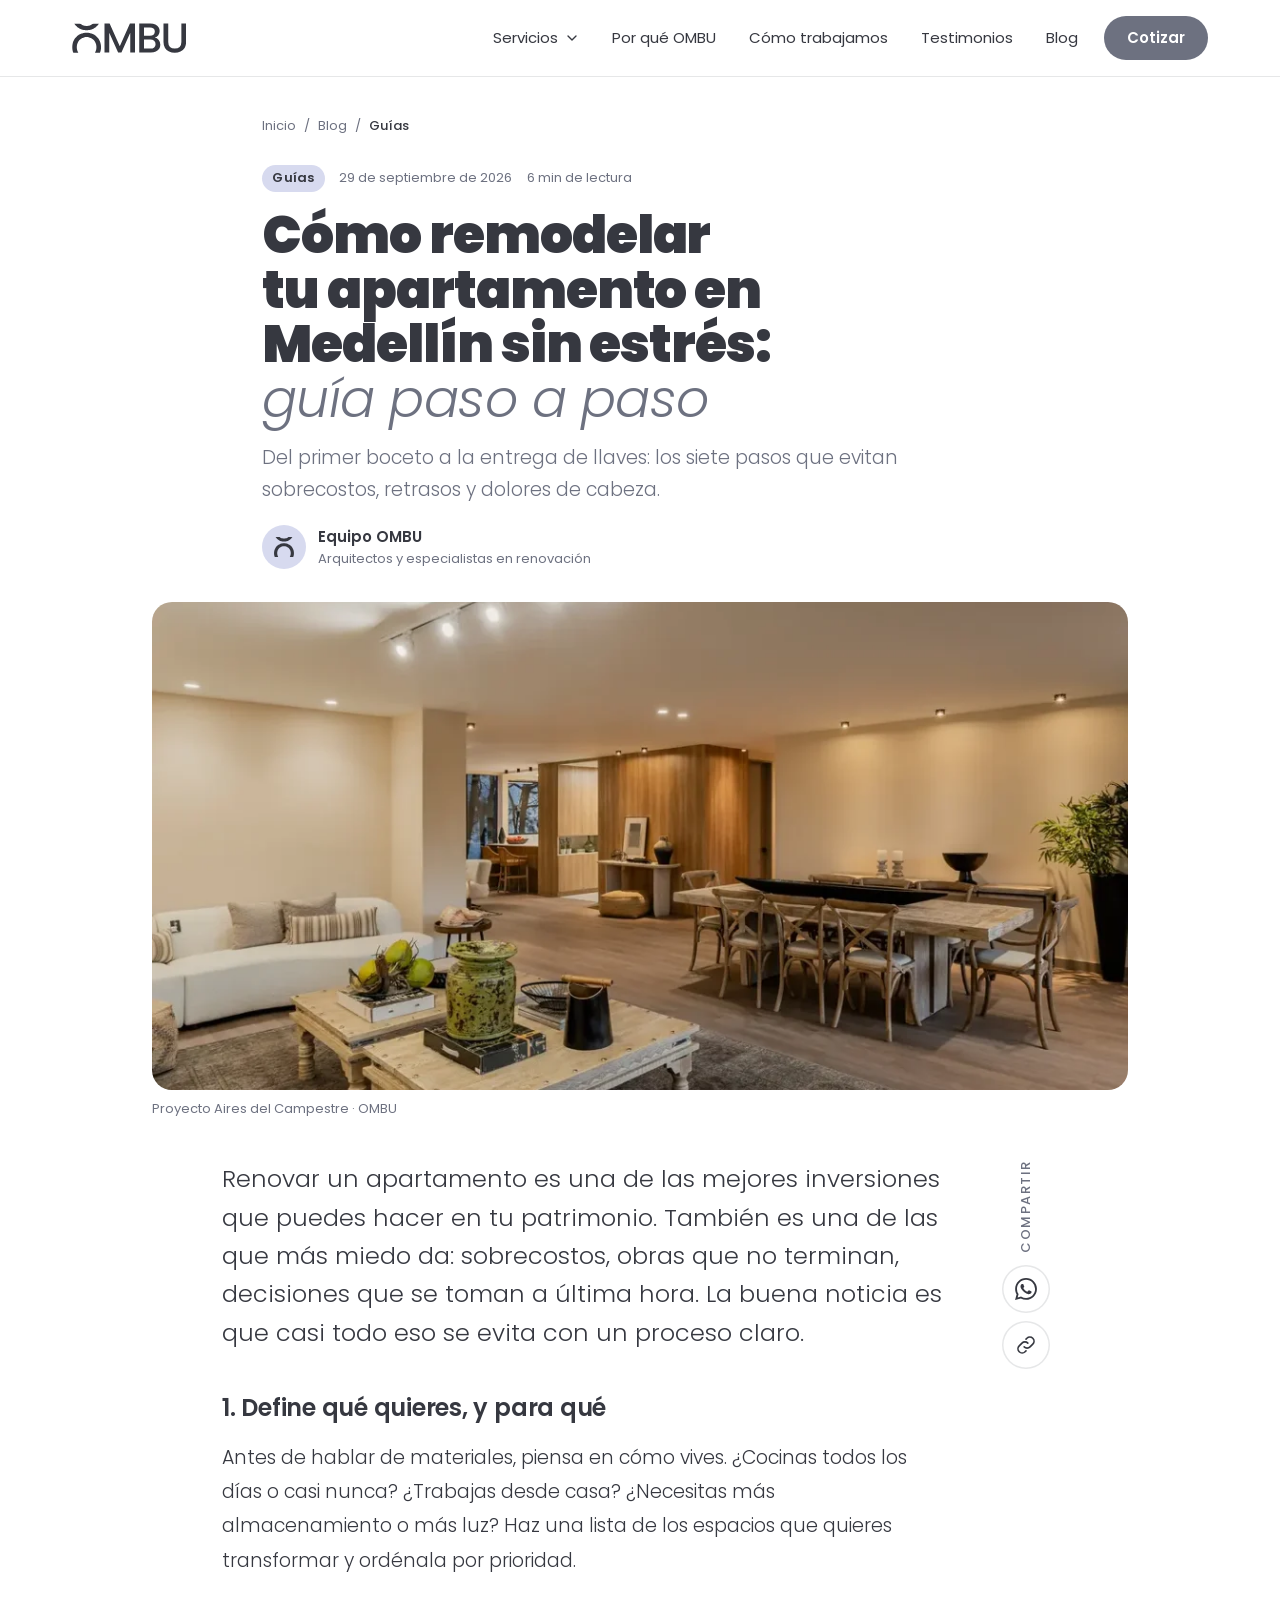
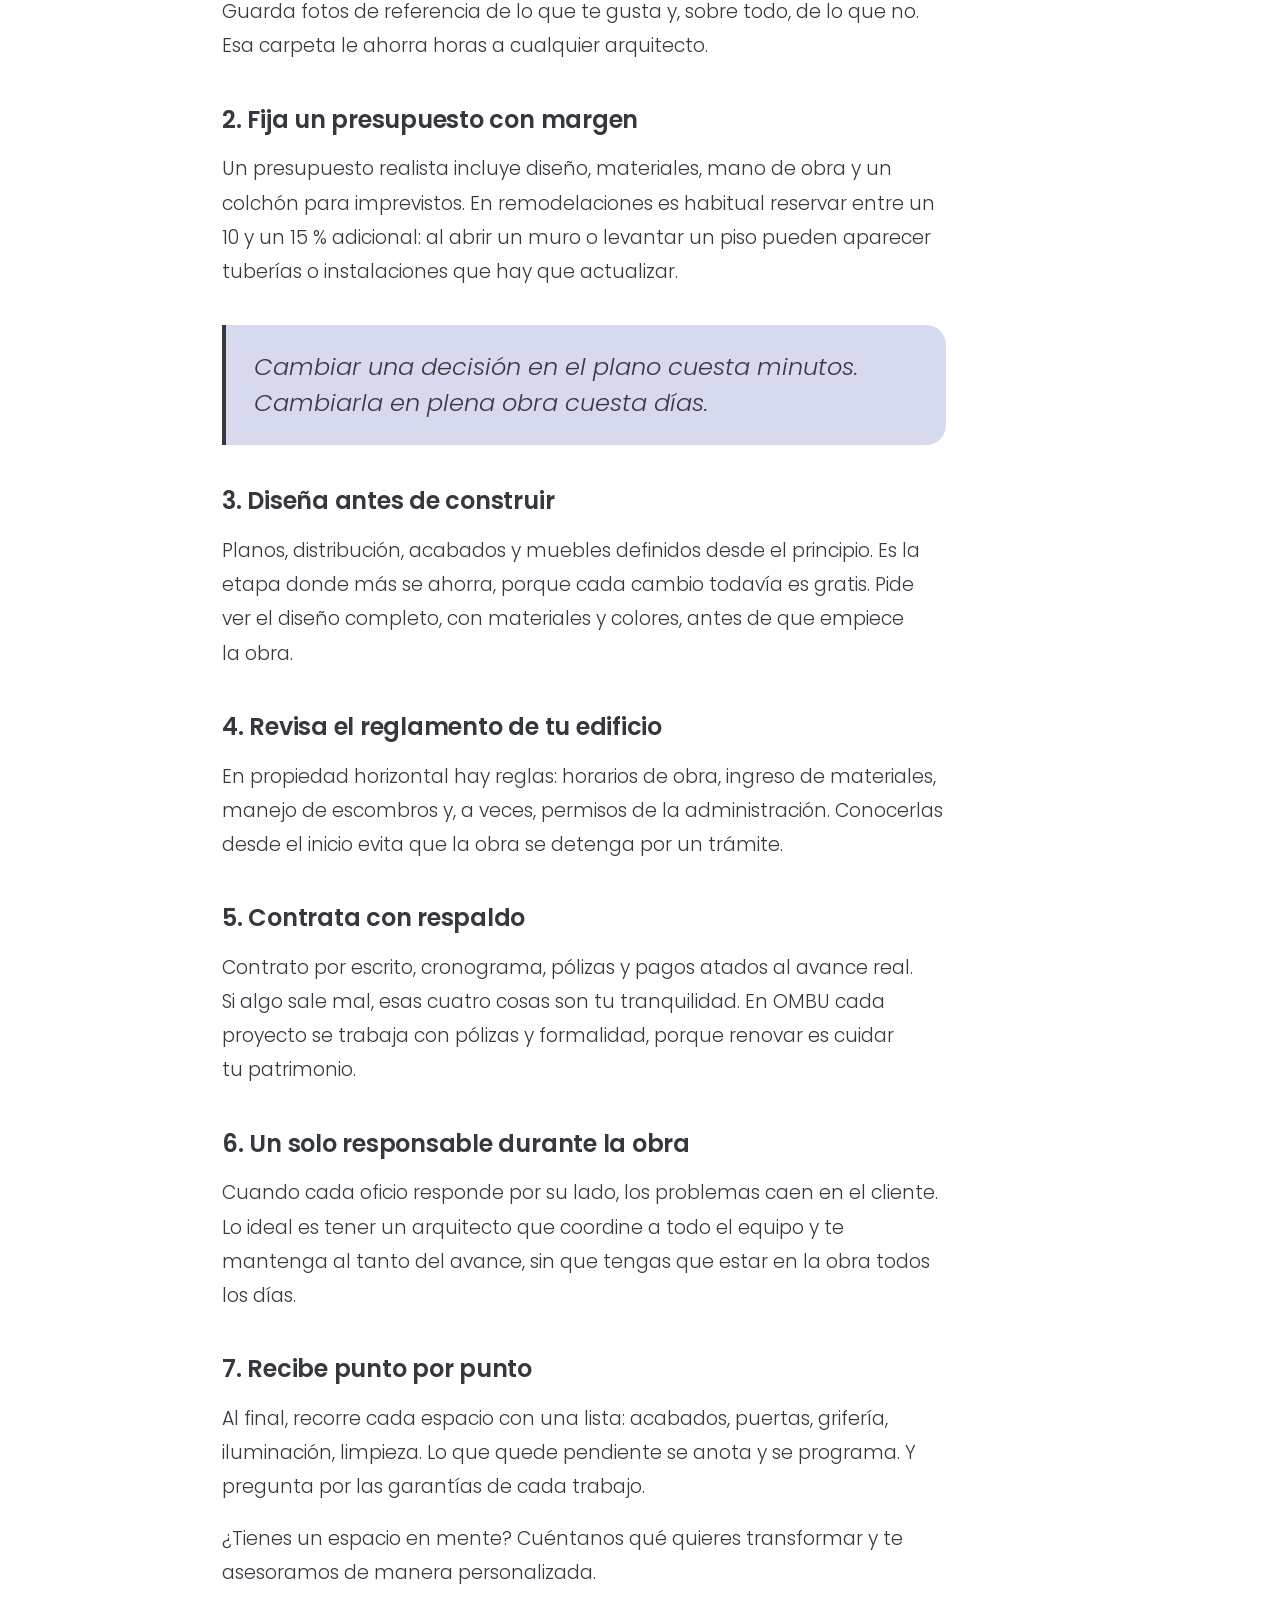
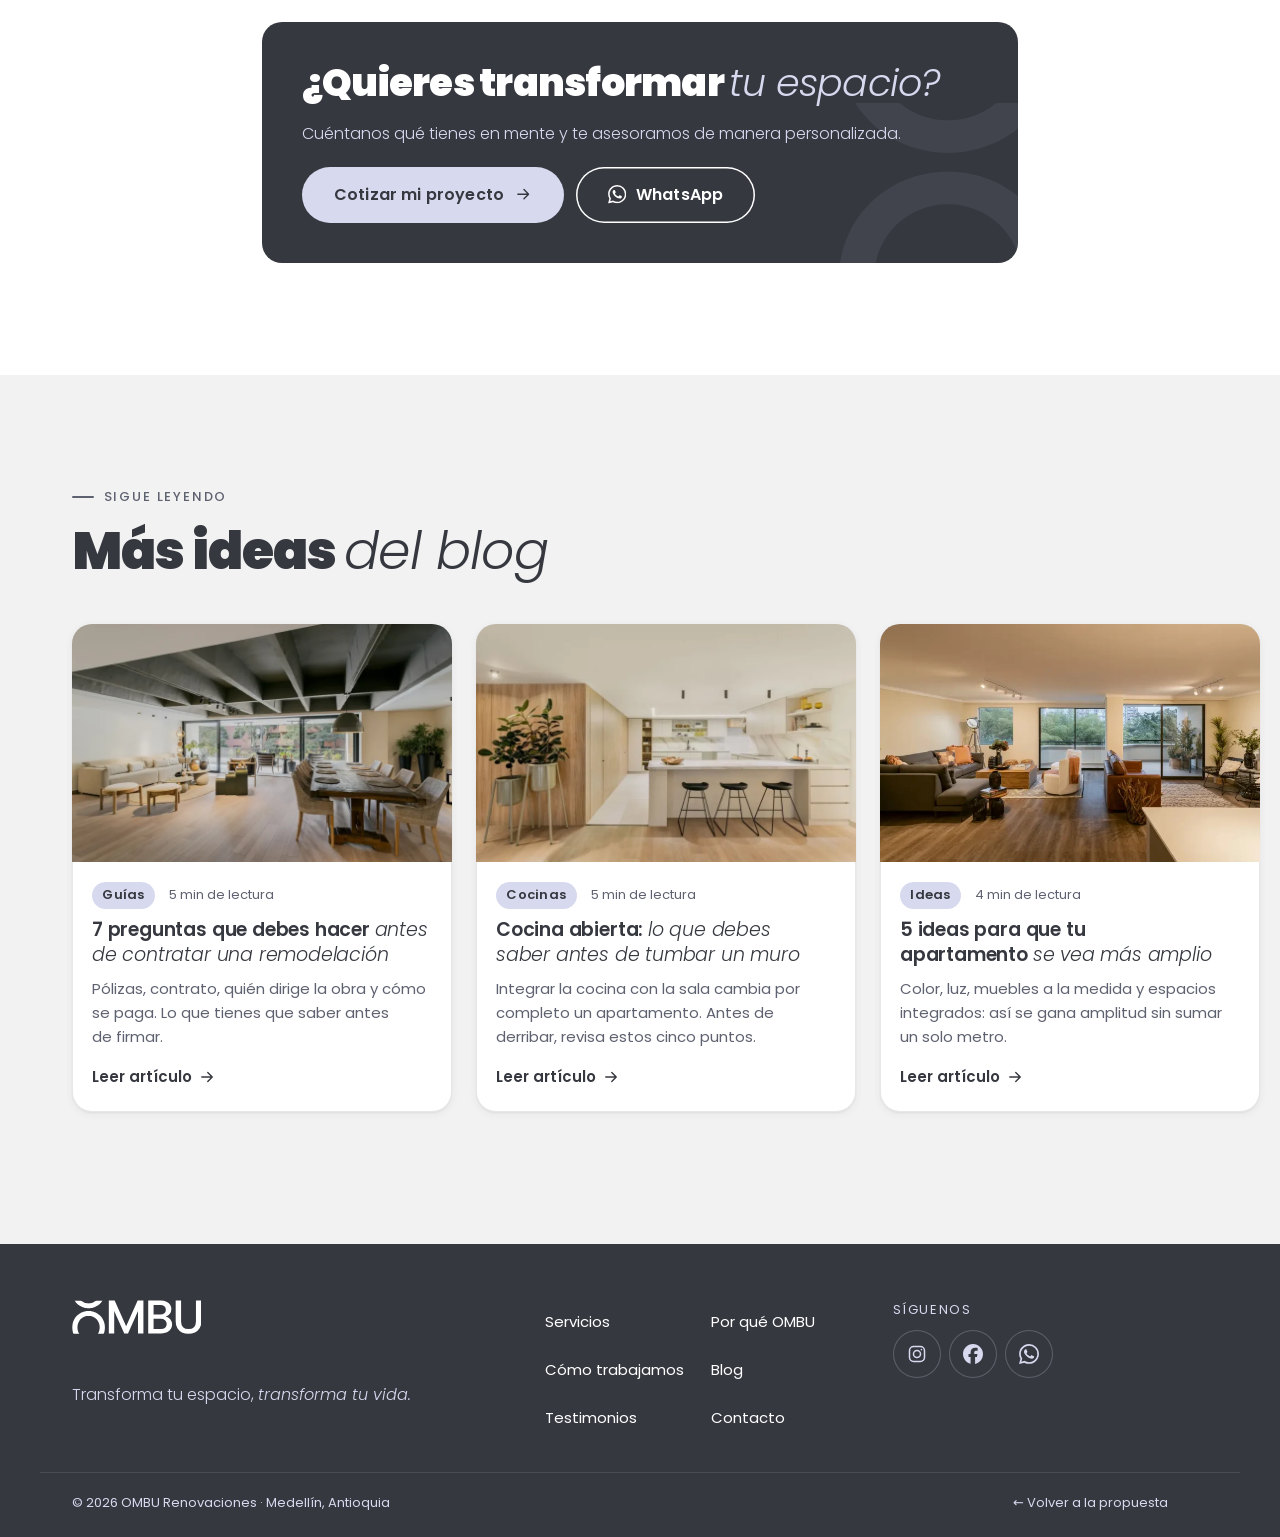
<file: sitio/blog/remodelar-apartamento-medellin.html>
<!doctype html>
<html lang="es" class="no-js">
<head>
  <meta charset="utf-8">
  <meta name="viewport" content="width=device-width, initial-scale=1, viewport-fit=cover">
  <title>Cómo remodelar tu apartamento en Medellín sin estrés: guía paso a paso · Blog OMBU</title>
  <meta name="description" content="Del primer boceto a la entrega de llaves: los siete pasos que evitan sobrecostos, retrasos y dolores de cabeza.">
  <meta name="robots" content="noindex, nofollow">
  <meta name="theme-color" content="#363840">
  <meta property="og:type" content="article">
  <meta property="og:locale" content="es_CO">
  <meta property="og:site_name" content="OMBU Renovaciones">
  <meta property="og:title" content="Cómo remodelar tu apartamento en Medellín sin estrés: guía paso a paso · Blog OMBU">
  <meta property="og:description" content="Del primer boceto a la entrega de llaves: los siete pasos que evitan sobrecostos, retrasos y dolores de cabeza.">
  <meta property="og:image" content="https://revupag.github.io/ombu-propuesta/assets/img/og-sitio.jpg">
  <meta name="twitter:card" content="summary_large_image">
  <link rel="icon" href="../../assets/img/favicon.svg" type="image/svg+xml">
  <link rel="icon" href="../../assets/img/favicon-48.png" sizes="48x48" type="image/png">
  <link rel="apple-touch-icon" href="../../assets/img/apple-touch-icon.png">
  <link rel="preload" href="../../assets/fonts/poppins-900.woff2" as="font" type="font/woff2" crossorigin>
  <link rel="preload" href="../../assets/fonts/poppins-300.woff2" as="font" type="font/woff2" crossorigin>
  <link rel="stylesheet" href="../../assets/css/brand.css">
  <link rel="stylesheet" href="../../assets/css/sitio.css">
  <link rel="stylesheet" href="../../assets/css/blog.css">
  <script type="application/ld+json">
  {"@context":"https://schema.org","@type":"BlogPosting","headline":"Cómo remodelar tu apartamento en Medellín sin estrés: guía paso a paso","description":"Del primer boceto a la entrega de llaves: los siete pasos que evitan sobrecostos, retrasos y dolores de cabeza.",
   "datePublished":"2026-09-29","image":"https://revupag.github.io/ombu-propuesta/assets/img/proyectos/aires-del-campestre/d01-l.webp","author":{"@type":"Organization","name":"OMBU Renovaciones"},
   "publisher":{"@type":"Organization","name":"OMBU Renovaciones","logo":{"@type":"ImageObject","url":"https://revupag.github.io/ombu-propuesta/assets/img/icon-512.png"}}}
  </script>
  <script>document.documentElement.classList.replace('no-js', 'js');</script>
</head>
<body data-page="articulo" data-root="../../" data-home="../index.html">
<svg width="0" height="0" style="position:absolute" aria-hidden="true" focusable="false">
  <defs>
    <symbol id="i-arrow" viewBox="0 0 24 24"><path d="M5 12h14M13 6l6 6-6 6" fill="none" stroke="currentColor" stroke-width="1.8" stroke-linecap="round" stroke-linejoin="round"/></symbol>
    <symbol id="i-arrow-l" viewBox="0 0 24 24"><path d="M19 12H5M11 6l-6 6 6 6" fill="none" stroke="currentColor" stroke-width="1.8" stroke-linecap="round" stroke-linejoin="round"/></symbol>
    <symbol id="i-chev-l" viewBox="0 0 24 24"><path d="M15 5l-7 7 7 7" fill="none" stroke="currentColor" stroke-width="2" stroke-linecap="round" stroke-linejoin="round"/></symbol>
    <symbol id="i-chev-r" viewBox="0 0 24 24"><path d="M9 5l7 7-7 7" fill="none" stroke="currentColor" stroke-width="2" stroke-linecap="round" stroke-linejoin="round"/></symbol>
    <symbol id="i-close" viewBox="0 0 24 24"><path d="M6 6l12 12M18 6L6 18" fill="none" stroke="currentColor" stroke-width="2" stroke-linecap="round"/></symbol>
    <symbol id="i-check" viewBox="0 0 24 24"><path d="M5 12.5l4.2 4.2L19 7" fill="none" stroke="currentColor" stroke-width="2" stroke-linecap="round" stroke-linejoin="round"/></symbol>
    <symbol id="i-grid" viewBox="0 0 24 24"><g fill="none" stroke="currentColor" stroke-width="1.8"><rect x="4" y="4" width="6.5" height="6.5" rx="1.5"/><rect x="13.5" y="4" width="6.5" height="6.5" rx="1.5"/><rect x="4" y="13.5" width="6.5" height="6.5" rx="1.5"/><rect x="13.5" y="13.5" width="6.5" height="6.5" rx="1.5"/></g></symbol>
    <symbol id="i-expand" viewBox="0 0 24 24"><path d="M14 4h6v6M10 20H4v-6M20 4l-7 7M4 20l7-7" fill="none" stroke="currentColor" stroke-width="1.8" stroke-linecap="round" stroke-linejoin="round"/></symbol>
    <symbol id="i-shield" viewBox="0 0 32 32"><g fill="none" stroke="currentColor" stroke-width="1.6" stroke-linecap="round" stroke-linejoin="round"><path d="M16 3.5l10 3.8v7.4c0 6.5-4.2 11.3-10 13.8C10.2 26 6 21.2 6 14.7V7.3z"/><path d="M11.5 16.2l3.2 3.2 6-6.4"/></g></symbol>
    <symbol id="i-design" viewBox="0 0 32 32"><g fill="none" stroke="currentColor" stroke-width="1.6" stroke-linecap="round" stroke-linejoin="round"><path d="M5 27V5h7l15 15v7z"/><path d="M5 11h3M5 16h4M5 21h3M16 27v-3M21 27v-4"/><path d="M11 21v-8l8 8z"/></g></symbol>
    <symbol id="i-compare" viewBox="0 0 32 32"><g fill="none" stroke="currentColor" stroke-width="1.6" stroke-linecap="round" stroke-linejoin="round"><rect x="4" y="7" width="24" height="18" rx="2.5"/><path d="M16 4v24"/><path d="M11 13l-3 3 3 3M21 13l3 3-3 3"/></g></symbol>
    <symbol id="i-people" viewBox="0 0 32 32"><g fill="none" stroke="currentColor" stroke-width="1.6" stroke-linecap="round" stroke-linejoin="round"><circle cx="12" cy="11" r="4.5"/><path d="M4 26c.6-4.6 3.9-7.5 8-7.5s7.4 2.9 8 7.5"/><circle cx="22.5" cy="12.5" r="3.5"/><path d="M21.5 18.6c3.5-.3 6 2 6.5 5.9"/></g></symbol>
    <symbol id="i-chat" viewBox="0 0 32 32"><g fill="none" stroke="currentColor" stroke-width="1.6" stroke-linecap="round" stroke-linejoin="round"><path d="M27 15.5c0 5.2-4.9 9.5-11 9.5-1.6 0-3.1-.3-4.5-.8L5 26l1.9-5.2C5.7 19.3 5 17.5 5 15.5 5 10.3 9.9 6 16 6s11 4.3 11 9.5z"/><path d="M11 15.5h.01M16 15.5h.01M21 15.5h.01" stroke-width="2.4"/></g></symbol>
    <symbol id="i-plan" viewBox="0 0 32 32"><g fill="none" stroke="currentColor" stroke-width="1.6" stroke-linecap="round" stroke-linejoin="round"><path d="M4 8l7-3 10 3 7-3v19l-7 3-10-3-7 3z"/><path d="M11 5v19M21 8v19"/></g></symbol>
    <symbol id="i-build" viewBox="0 0 32 32"><g fill="none" stroke="currentColor" stroke-width="1.6" stroke-linecap="round" stroke-linejoin="round"><path d="M4 27h24"/><path d="M7 27V14l9-7 9 7v13"/><path d="M13 27v-7h6v7"/></g></symbol>
    <symbol id="i-key" viewBox="0 0 32 32"><g fill="none" stroke="currentColor" stroke-width="1.6" stroke-linecap="round" stroke-linejoin="round"><circle cx="11" cy="16" r="5.5"/><path d="M16.5 16H28M24 16v4M20 16v3"/></g></symbol>
    <symbol id="i-pin" viewBox="0 0 24 24"><g fill="none" stroke="currentColor" stroke-width="1.8" stroke-linecap="round" stroke-linejoin="round"><path d="M12 21s7-6.2 7-11.5A7 7 0 0 0 5 9.5C5 14.8 12 21 12 21z"/><circle cx="12" cy="9.5" r="2.5"/></g></symbol>
    <symbol id="i-wa" viewBox="0 0 24 24"><path fill="currentColor" d="M17.47 14.38c-.3-.15-1.76-.87-2.03-.97-.27-.1-.47-.15-.67.15-.2.3-.77.97-.94 1.16-.17.2-.35.22-.64.07-.3-.15-1.26-.46-2.39-1.47-.88-.79-1.48-1.76-1.65-2.06-.17-.3-.02-.46.13-.6.13-.14.3-.35.45-.52.15-.18.2-.3.3-.5.1-.2.05-.37-.03-.52-.07-.15-.67-1.61-.92-2.2-.24-.58-.49-.5-.67-.51h-.57c-.2 0-.52.07-.79.37-.27.3-1.04 1.02-1.04 2.48s1.07 2.87 1.21 3.07c.15.2 2.1 3.2 5.08 4.49.71.3 1.26.49 1.7.63.71.22 1.36.19 1.87.12.57-.09 1.76-.72 2-1.42.25-.69.25-1.29.18-1.41-.08-.13-.27-.2-.57-.35zM12.05 21.8h-.01a9.87 9.87 0 0 1-5.03-1.38l-.36-.22-3.74.99 1-3.65-.24-.38a9.86 9.86 0 0 1-1.51-5.26c0-5.45 4.44-9.88 9.89-9.88 2.64 0 5.12 1.03 6.99 2.9a9.82 9.82 0 0 1 2.89 7c0 5.45-4.44 9.88-9.88 9.88zm8.41-18.3A11.82 11.82 0 0 0 12.05 0C5.5 0 .16 5.34.16 11.89c0 2.1.55 4.14 1.59 5.95L.06 24l6.3-1.65a11.88 11.88 0 0 0 5.68 1.45h.01c6.55 0 11.89-5.34 11.89-11.9 0-3.17-1.24-6.16-3.48-8.4z"/></symbol>
    <symbol id="i-ig" viewBox="0 0 24 24"><g fill="none" stroke="currentColor" stroke-width="1.8"><rect x="3" y="3" width="18" height="18" rx="5"/><circle cx="12" cy="12" r="4.2"/><circle cx="17.3" cy="6.7" r="1" fill="currentColor" stroke="none"/></g></symbol>
    <symbol id="i-fb" viewBox="0 0 24 24"><path fill="currentColor" d="M9.1 23.7v-8H6.63V12h2.47v-1.58c0-4.09 1.85-5.98 5.86-5.98.4 0 .96.04 1.47.1.39.04.77.1 1.14.2v3.32l-.65-.03h-.74c-.7 0-1.25.1-1.67.31-.3.15-.53.37-.68.62-.26.42-.38 1-.38 1.75V12h3.92l-.38 2.1-.29 1.57H14.5v8.24C19.4 23.24 24 18.18 24 12.04 24 5.42 18.63.04 12 .04S0 5.42 0 12.04c0 5.63 3.87 10.35 9.1 11.65z"/></symbol>
    <symbol id="i-quote" viewBox="0 0 48 40"><path fill="currentColor" d="M0 40V24.5C0 11.6 6.3 3.4 18.8 0l2.4 5.6C14.4 8 11 12.6 10.6 19.4H20V40zm27 0V24.5C27 11.6 33.3 3.4 45.8 0l2.2 5.6C41.4 8 38 12.6 37.6 19.4H47V40z"/></symbol>
    <symbol id="i-chev-d" viewBox="0 0 24 24"><path d="M6 9l6 6 6-6" fill="none" stroke="currentColor" stroke-width="2" stroke-linecap="round" stroke-linejoin="round"/></symbol>
    <symbol id="i-clock" viewBox="0 0 24 24"><g fill="none" stroke="currentColor" stroke-width="1.8" stroke-linecap="round"><circle cx="12" cy="12" r="8.5"/><path d="M12 7.5V12l3 2"/></g></symbol>
    <symbol id="i-link" viewBox="0 0 24 24"><g fill="none" stroke="currentColor" stroke-width="1.8" stroke-linecap="round" stroke-linejoin="round"><path d="M10 14a4.5 4.5 0 0 0 6.4 0l3-3a4.5 4.5 0 0 0-6.4-6.4l-1 1"/><path d="M14 10a4.5 4.5 0 0 0-6.4 0l-3 3a4.5 4.5 0 0 0 6.4 6.4l1-1"/></g></symbol>
  </defs>
</svg>

<a class="skip" href="#contenido">Saltar al contenido</a>

<!-- ============ Encabezado ============ -->
<header class="hdr" id="hdr" data-state="solid">
  <div class="hdr__in wrap">
    <a class="hdr__logo" href="../index.html#inicio" aria-label="OMBU Renovaciones, ir al inicio">
      <svg class="logo" viewBox="0 0 156 41" aria-hidden="true"><use href="../../assets/img/marca.svg#ombu-logo"/></svg>
    </a>
    <nav class="hdr__nav" aria-label="Principal">
      <ul>
        <li class="has-drop">
          <button class="hdr__drop-btn" type="button" aria-expanded="false" aria-controls="drop-servicios">Servicios <svg class="chev" aria-hidden="true"><use href="#i-chev-d"/></svg></button>
          <div class="drop" id="drop-servicios" hidden>
            <div class="drop__head">
              <p class="drop__title">Nuestros proyectos</p>
              <a class="link-arrow" href="../index.html#servicios">Ver todos <svg aria-hidden="true"><use href="#i-arrow"/></svg></a>
            </div>
            <ul class="drop__grid" data-proyectos="drop" role="list"></ul>
          </div>
        </li>
        <li><a href="../index.html#por-que">Por qué OMBU</a></li>
        <li><a href="../index.html#proceso">Cómo trabajamos</a></li>
        <li><a href="../index.html#testimonios">Testimonios</a></li>
        <li><a href="index.html" aria-current="page">Blog</a></li>
      </ul>
    </nav>
    <a class="btn hdr__cta" href="../index.html#contacto">Cotizar</a>
    <button class="hdr__burger" id="burger" type="button" aria-expanded="false" aria-controls="menu" aria-label="Abrir menú">
      <span></span><span></span>
    </button>
  </div>
</header>

<!-- Menú móvil -->
<div class="menu on-dark" id="menu" hidden>
  <nav class="menu__nav" aria-label="Menú">
    <ul>
      <li>
        <button class="menu__acc" type="button" aria-expanded="false" aria-controls="menu-servicios">Servicios <svg class="chev" aria-hidden="true"><use href="#i-chev-d"/></svg></button>
        <ul class="menu__sub" id="menu-servicios" data-proyectos="menu" role="list" hidden></ul>
      </li>
      <li><a href="../index.html#por-que">Por qué OMBU</a></li>
      <li><a href="../index.html#proceso">Cómo trabajamos</a></li>
      <li><a href="../index.html#testimonios">Testimonios</a></li>
      <li><a href="index.html" aria-current="page">Blog</a></li>
      <li><a href="../index.html#contacto">Contacto</a></li>
    </ul>
  </nav>
  <div class="menu__foot">
    <a class="btn btn--light btn--lg btn--block" href="https://wa.me/573105996809?text=Hola%20OMBU%2C%20quiero%20cotizar%20la%20renovaci%C3%B3n%20de%20mi%20espacio." target="_blank" rel="noopener">
      <svg aria-hidden="true"><use href="#i-wa"/></svg> Escríbenos por WhatsApp
    </a>
    <div class="menu__social">
      <a href="https://www.instagram.com/ombu.renovaciones/" target="_blank" rel="noopener" aria-label="Instagram de OMBU"><svg aria-hidden="true"><use href="#i-ig"/></svg></a>
      <a href="https://www.facebook.com/share/1AA67nPHKe/" target="_blank" rel="noopener" aria-label="Facebook de OMBU"><svg aria-hidden="true"><use href="#i-fb"/></svg></a>
      <a class="menu__back" href="../../index.html">← Volver a la propuesta</a>
    </div>
  </div>
</div>

<main id="contenido">
  <article class="art">
    <header class="art__head wrap">
      <nav class="crumbs" aria-label="Ruta"><a href="../index.html">Inicio</a><span aria-hidden="true">/</span><a href="index.html">Blog</a><span aria-hidden="true">/</span><span aria-current="page">Guías</span></nav>
      <p class="post__meta"><span class="post__cat">Guías</span><span><time datetime="2026-09-29">29 de septiembre de 2026</time></span><span>6 min de lectura</span></p>
      <h1 class="display art__title">Cómo remodelar tu apartamento en Medellín sin estrés: <em>guía paso a paso</em></h1>
      <p class="lead art__lead">Del primer boceto a la entrega de llaves: los siete pasos que evitan sobrecostos, retrasos y dolores de cabeza.</p>
      <p class="art__by"><span class="art__avatar" aria-hidden="true"><svg viewBox="0 0 2250 2250"><use href="../../assets/img/marca.svg#ombu-mark"/></svg></span><span><strong>Equipo OMBU</strong>Arquitectos y especialistas en renovación</span></p>
    </header>
    <figure class="art__cover wrap">
      <img src="../../assets/img/proyectos/aires-del-campestre/d01-l.webp" width="1024" height="683" alt="Sala y comedor del proyecto Aires del Campestre, renovado por OMBU" fetchpriority="high">
      <figcaption>Proyecto Aires del Campestre · OMBU</figcaption>
    </figure>
    <div class="art__layout wrap">
      <div class="prose">

<p class="prose__lead">Renovar un apartamento es una de las mejores inversiones que puedes hacer en tu patrimonio. También es una de las que más miedo da: sobrecostos, obras que no terminan, decisiones que se toman a última hora. La buena noticia es que casi todo eso se evita con un proceso claro.</p>

<h2>1. Define qué quieres, y para qué</h2>
<p>Antes de hablar de materiales, piensa en cómo vives. ¿Cocinas todos los días o casi nunca? ¿Trabajas desde casa? ¿Necesitas más almacenamiento o más luz? Haz una lista de los espacios que quieres transformar y ordénala por prioridad.</p>
<p>Guarda fotos de referencia de lo que te gusta y, sobre todo, de lo que no. Esa carpeta le ahorra horas a cualquier arquitecto.</p>

<h2>2. Fija un presupuesto con margen</h2>
<p>Un presupuesto realista incluye diseño, materiales, mano de obra y un colchón para imprevistos. En remodelaciones es habitual reservar entre un 10 y un 15 % adicional: al abrir un muro o levantar un piso pueden aparecer tuberías o instalaciones que hay que actualizar.</p>

<blockquote class="prose__quote">Cambiar una decisión en el plano cuesta minutos. Cambiarla en plena obra cuesta días.</blockquote>

<h2>3. Diseña antes de construir</h2>
<p>Planos, distribución, acabados y muebles definidos desde el principio. Es la etapa donde más se ahorra, porque cada cambio todavía es gratis. Pide ver el diseño completo, con materiales y colores, antes de que empiece la obra.</p>

<h2>4. Revisa el reglamento de tu edificio</h2>
<p>En propiedad horizontal hay reglas: horarios de obra, ingreso de materiales, manejo de escombros y, a veces, permisos de la administración. Conocerlas desde el inicio evita que la obra se detenga por un trámite.</p>

<h2>5. Contrata con respaldo</h2>
<p>Contrato por escrito, cronograma, pólizas y pagos atados al avance real. Si algo sale mal, esas cuatro cosas son tu tranquilidad. En OMBU cada proyecto se trabaja con pólizas y formalidad, porque renovar es cuidar tu patrimonio.</p>

<h2>6. Un solo responsable durante la obra</h2>
<p>Cuando cada oficio responde por su lado, los problemas caen en el cliente. Lo ideal es tener un arquitecto que coordine a todo el equipo y te mantenga al tanto del avance, sin que tengas que estar en la obra todos los días.</p>

<h2>7. Recibe punto por punto</h2>
<p>Al final, recorre cada espacio con una lista: acabados, puertas, grifería, iluminación, limpieza. Lo que quede pendiente se anota y se programa. Y pregunta por las garantías de cada trabajo.</p>

<p>¿Tienes un espacio en mente? Cuéntanos qué quieres transformar y te asesoramos de manera personalizada.</p>

      </div>
      <aside class="art__side">
        <div class="share" aria-label="Compartir">
          <p>Compartir</p>
          <a class="icon-btn" href="https://wa.me/?text=C%C3%B3mo%20remodelar%20tu%20apartamento%20en%20Medell%C3%ADn%20sin%20estr%C3%A9s%3A%20gu%C3%ADa%20paso%20a%20paso%20%C2%B7%20OMBU%20Renovaciones%20" data-share-wa target="_blank" rel="noopener" aria-label="Compartir por WhatsApp"><svg aria-hidden="true"><use href="#i-wa"/></svg></a>
          <button class="icon-btn" type="button" data-copy aria-label="Copiar enlace"><svg aria-hidden="true"><use href="#i-link"/></svg></button>
          <span class="share__ok" role="status"></span>
        </div>
      </aside>
    </div>
    <section class="wrap art__cta reveal" aria-labelledby="cta-title">
      <div class="cta-box on-dark">
        <svg class="cta-box__mark" viewBox="0 0 2250 2250" aria-hidden="true"><use href="../../assets/img/marca.svg#ombu-mark"/></svg>
        <h2 class="cta-box__title" id="cta-title">¿Quieres transformar <em>tu espacio?</em></h2>
        <p>Cuéntanos qué tienes en mente y te asesoramos de manera personalizada.</p>
        <div class="cta-box__btns">
          <a class="btn btn--light btn--lg" href="../index.html#contacto">Cotizar mi proyecto <svg aria-hidden="true"><use href="#i-arrow"/></svg></a>
          <a class="btn btn--ghost btn--lg" href="https://wa.me/573105996809?text=Hola%20OMBU%2C%20quiero%20cotizar%20la%20renovaci%C3%B3n%20de%20mi%20espacio." target="_blank" rel="noopener"><svg aria-hidden="true"><use href="#i-wa"/></svg> WhatsApp</a>
        </div>
      </div>
    </section>
  </article>

  <section class="sec related" aria-labelledby="rel-title">
    <div class="wrap"><div class="sec__head"><p class="eyebrow">Sigue leyendo</p><h2 class="title" id="rel-title">Más ideas <em>del blog</em></h2></div></div>
    <div class="rail rail--posts" data-rail>
      <ul class="rail__track" role="list" tabindex="0" aria-label="Otros artículos. Desliza para ver más.">
<li class="post" data-cat="Guías">
  <a class="post__link" href="preguntas-antes-de-contratar.html">
    <div class="post__media"><img src="../../assets/img/proyectos/torrealta/d01-s.webp" width="768" height="512" loading="lazy" decoding="async" alt=""></div>
    <div class="post__body">
      <p class="post__meta"><span class="post__cat">Guías</span><span>5 min de lectura</span></p>
      <h3 class="post__title">7 preguntas que debes hacer <em>antes de contratar una remodelación</em></h3>
      <p class="post__excerpt">Pólizas, contrato, quién dirige la obra y cómo se paga. Lo que tienes que saber antes de firmar.</p>
      <span class="post__more">Leer artículo <svg aria-hidden="true"><use href="#i-arrow"/></svg></span>
    </div>
  </a>
</li>
<li class="post" data-cat="Cocinas">
  <a class="post__link" href="cocina-abierta.html">
    <div class="post__media"><img src="../../assets/img/comparador-despues-768.webp" width="768" height="512" loading="lazy" decoding="async" alt=""></div>
    <div class="post__body">
      <p class="post__meta"><span class="post__cat">Cocinas</span><span>5 min de lectura</span></p>
      <h3 class="post__title">Cocina abierta: <em>lo que debes saber antes de tumbar un muro</em></h3>
      <p class="post__excerpt">Integrar la cocina con la sala cambia por completo un apartamento. Antes de derribar, revisa estos cinco puntos.</p>
      <span class="post__more">Leer artículo <svg aria-hidden="true"><use href="#i-arrow"/></svg></span>
    </div>
  </a>
</li>
<li class="post" data-cat="Ideas">
  <a class="post__link" href="ideas-espacios-amplios.html">
    <div class="post__media"><img src="../../assets/img/proyectos/avignon/d01-s.webp" width="768" height="512" loading="lazy" decoding="async" alt=""></div>
    <div class="post__body">
      <p class="post__meta"><span class="post__cat">Ideas</span><span>4 min de lectura</span></p>
      <h3 class="post__title">5 ideas para que tu apartamento <em>se vea más amplio</em></h3>
      <p class="post__excerpt">Color, luz, muebles a la medida y espacios integrados: así se gana amplitud sin sumar un solo metro.</p>
      <span class="post__more">Leer artículo <svg aria-hidden="true"><use href="#i-arrow"/></svg></span>
    </div>
  </a>
</li>
      </ul>
    </div>
  </section>
</main>

<!-- ============ Pie ============ -->
<footer class="ftr on-dark">
  <div class="wrap ftr__grid">
    <div class="ftr__brand">
      <svg class="logo" viewBox="0 0 156 41" role="img" aria-label="OMBU"><use href="../../assets/img/marca.svg#ombu-logo"/></svg>
      <p>Transforma tu espacio, <em>transforma tu vida.</em></p>
    </div>
    <nav class="ftr__nav" aria-label="Pie de página">
      <ul>
        <li><a href="../index.html#servicios">Servicios</a></li>
        <li><a href="../index.html#por-que">Por qué OMBU</a></li>
        <li><a href="../index.html#proceso">Cómo trabajamos</a></li>
        <li><a href="index.html">Blog</a></li>
        <li><a href="../index.html#testimonios">Testimonios</a></li>
        <li><a href="../index.html#contacto">Contacto</a></li>
      </ul>
    </nav>
    <div class="ftr__social">
      <p>Síguenos</p>
      <div>
        <a href="https://www.instagram.com/ombu.renovaciones/" target="_blank" rel="noopener" aria-label="Instagram de OMBU"><svg aria-hidden="true"><use href="#i-ig"/></svg></a>
        <a href="https://www.facebook.com/share/1AA67nPHKe/" target="_blank" rel="noopener" aria-label="Facebook de OMBU"><svg aria-hidden="true"><use href="#i-fb"/></svg></a>
        <a href="https://wa.me/573105996809" target="_blank" rel="noopener" aria-label="WhatsApp de OMBU"><svg aria-hidden="true"><use href="#i-wa"/></svg></a>
      </div>
    </div>
  </div>
  <div class="wrap ftr__bottom">
    <p>© 2026 OMBU Renovaciones · Medellín, Antioquia</p>
    <a href="../../index.html">← Volver a la propuesta</a>
  </div>
</footer>
<a class="fab" id="fab" href="https://wa.me/573105996809?text=Hola%20OMBU%2C%20quiero%20cotizar%20la%20renovaci%C3%B3n%20de%20mi%20espacio." target="_blank" rel="noopener" aria-label="Escríbenos por WhatsApp">
  <svg aria-hidden="true"><use href="#i-wa"/></svg>
</a>
<script src="../../assets/js/proyectos.js"></script>
<script src="../../assets/js/comun.js"></script>
<script src="../../assets/js/blog.js"></script>
</body>
</html>
</file>
<file: assets/css/brand.css>
/* ==========================================================================
   OMBU Renovaciones · Sistema de marca
   Colores y tipografía extraídos del kit global de omburenovaciones.com
   (Elementor, post-6.css) y del logo original. Ver README.
   ========================================================================== */

@font-face { font-family: "Poppins"; font-style: normal; font-weight: 300; font-display: swap; src: url("../fonts/poppins-300.woff2") format("woff2"); }
@font-face { font-family: "Poppins"; font-style: italic; font-weight: 300; font-display: swap; src: url("../fonts/poppins-300i.woff2") format("woff2"); }
@font-face { font-family: "Poppins"; font-style: normal; font-weight: 400; font-display: swap; src: url("../fonts/poppins-400.woff2") format("woff2"); }
@font-face { font-family: "Poppins"; font-style: normal; font-weight: 500; font-display: swap; src: url("../fonts/poppins-500.woff2") format("woff2"); }
@font-face { font-family: "Poppins"; font-style: normal; font-weight: 600; font-display: swap; src: url("../fonts/poppins-600.woff2") format("woff2"); }
@font-face { font-family: "Poppins"; font-style: normal; font-weight: 900; font-display: swap; src: url("../fonts/poppins-900.woff2") format("woff2"); }

:root {
  /* Marca (valores exactos del sitio actual) */
  --ombu-carbon:   #363840;  /* Global «14d4955»: logo, fondos oscuros, titulares */
  --ombu-lavanda:  #D7DAEF;  /* Global «0cf1c55»: texto sobre carbón, círculo de acento */
  --ombu-pizarra:  #6D7180;  /* Botones del sitio actual */
  --ombu-lila:     #C1C6E5;  /* Acento secundario del inicio */
  --ombu-niebla:   #F2F2F2;  /* Superficie clara del sitio actual */
  --ombu-blanco:   #FFFFFF;

  /* Derivados funcionales (misma familia, solo transparencias) */
  --ombu-carbon-90: rgb(54 56 64 / .9);
  --ombu-carbon-60: rgb(54 56 64 / .6);
  --ombu-carbon-12: rgb(54 56 64 / .12);
  --ombu-carbon-06: rgb(54 56 64 / .06);
  --ombu-lavanda-24: rgb(215 218 239 / .24);
  --ombu-lavanda-12: rgb(215 218 239 / .12);

  --text:       var(--ombu-carbon);
  --text-soft:  var(--ombu-pizarra);   /* 4.86:1 sobre blanco (AA) */
  --line:       var(--ombu-carbon-12);
  --text-soft-on-mist: #5E6270; /* pizarra oscurecido: 5.4:1 sobre #F2F2F2 (el original da 4.3:1) */

  /* Tipografía: Poppins, la misma del sitio */
  --font: "Poppins", system-ui, -apple-system, "Segoe UI", sans-serif;
  --fs-xs:   .8125rem;
  --fs-sm:   .9375rem;
  --fs-base: 1rem;
  --fs-md:   clamp(1.0625rem, .98rem + .35vw, 1.1875rem);
  --fs-lg:   clamp(1.25rem, 1.1rem + .7vw, 1.5rem);
  --fs-xl:   clamp(1.625rem, 1.3rem + 1.6vw, 2.375rem);
  --fs-2xl:  clamp(2rem, 1.45rem + 2.8vw, 3.25rem);
  --fs-3xl:  clamp(2.375rem, 1.5rem + 4.6vw, 4.5rem);

  /* Espaciado y forma */
  --gutter: clamp(1rem, .6rem + 2vw, 2rem);
  --section: clamp(4rem, 3rem + 5vw, 7.5rem);
  --max: 1200px;
  --radius-sm: 10px;   /* imágenes del sitio actual */
  --radius:    20px;
  --radius-lg: 40px;   /* comparador del sitio actual */
  --pill: 999px;       /* botones del sitio actual */

  --shadow-sm: 0 1px 2px rgb(54 56 64 / .06), 0 2px 8px rgb(54 56 64 / .06);
  --shadow:    0 8px 30px rgb(54 56 64 / .12);
  --shadow-lg: 0 24px 60px rgb(54 56 64 / .22);

  --ease-out: cubic-bezier(.22, 1, .36, 1);
  --ease-in-out: cubic-bezier(.65, 0, .35, 1);

  --tap: 48px;
  --header-h: 64px;
}

/* ---------- Base ---------- */
*, *::before, *::after { box-sizing: border-box; }
html { -webkit-text-size-adjust: 100%; text-size-adjust: 100%; scroll-behavior: smooth; scroll-padding-top: calc(var(--header-h) + 8px); }
body {
  margin: 0;
  font-family: var(--font);
  font-size: var(--fs-base);
  font-weight: 400;
  line-height: 1.6;
  color: var(--text);
  background: var(--ombu-blanco);
  -webkit-font-smoothing: antialiased;
  -moz-osx-font-smoothing: grayscale;
  overflow-x: clip;
}
img, svg, video { display: block; max-width: 100%; }
img { height: auto; }
a { color: inherit; }
button, input, select, textarea { font: inherit; color: inherit; }
button { cursor: pointer; }
h1, h2, h3, h4 { margin: 0; line-height: 1.12; font-weight: 600; letter-spacing: -.01em; text-wrap: balance; }
p { margin: 0; text-wrap: pretty; }
ul, ol { margin: 0; padding: 0; }
em { font-style: italic; }

::selection { background: var(--ombu-lavanda); color: var(--ombu-carbon); }

:focus-visible { outline: 3px solid var(--ombu-pizarra); outline-offset: 3px; border-radius: 6px; }
.on-dark :focus-visible, .on-dark:focus-visible { outline-color: var(--ombu-lavanda); }

.sr-only {
  position: absolute !important; width: 1px; height: 1px; padding: 0; margin: -1px;
  overflow: hidden; clip: rect(0 0 0 0); white-space: nowrap; border: 0;
}
.skip {
  position: fixed; left: 1rem; top: -100px; z-index: 1000;
  background: var(--ombu-carbon); color: #fff; padding: .75rem 1.25rem; border-radius: var(--pill);
  text-decoration: none; font-weight: 500; transition: top .2s;
}
.skip:focus { top: 1rem; }

.wrap { width: 100%; max-width: var(--max); margin-inline: auto; padding-inline: var(--gutter); }

/* Superficies niebla: el texto secundario usa la variante oscurecida para cumplir AA */
.on-mist { --text-soft: var(--text-soft-on-mist); }

/* ---------- Tipos de marca ----------
   El sitio actual combina titulares en Poppins 900 con una segunda línea
   en Poppins 300 cursiva. Se conserva como firma visual. */
.display { font-weight: 900; letter-spacing: -.02em; line-height: 1.05; }
.display em, .title em { font-weight: 300; font-style: italic; letter-spacing: -.01em; }
.eyebrow {
  display: inline-flex; align-items: center; gap: .6rem;
  font-size: var(--fs-xs); font-weight: 500; letter-spacing: .14em; text-transform: uppercase;
  color: var(--text-soft);
}
.eyebrow::before { content: ""; width: 22px; height: 2px; background: currentColor; border-radius: 2px; }
.on-dark .eyebrow { color: var(--ombu-lavanda); }
.title { font-size: var(--fs-2xl); font-weight: 900; letter-spacing: -.02em; }
.lead { font-size: var(--fs-md); font-weight: 300; color: var(--text-soft); line-height: 1.65; }
.on-dark { color: #fff; }
.on-dark .lead { color: var(--ombu-lavanda); }

/* ---------- Botones (píldora, como en el sitio actual) ---------- */
.btn {
  --btn-bg: var(--ombu-pizarra);
  --btn-fg: #fff;
  display: inline-flex; align-items: center; justify-content: center; gap: .6rem;
  min-height: var(--tap); padding: .8rem 1.6rem;
  border: 0; border-radius: var(--pill);
  background: var(--btn-bg); color: var(--btn-fg);
  font-size: var(--fs-sm); font-weight: 600; letter-spacing: .01em; line-height: 1.2;
  text-decoration: none; text-align: center;
  transition: background-color .25s var(--ease-out), color .25s var(--ease-out), transform .25s var(--ease-out), box-shadow .25s var(--ease-out);
  -webkit-tap-highlight-color: transparent;
}
.btn svg { width: 1.15em; height: 1.15em; flex: none; }
.btn:hover { --btn-bg: var(--ombu-carbon); }
.btn:active { transform: scale(.97); }
.btn--lg { min-height: 56px; padding: 1rem 2rem; font-size: var(--fs-base); }
.btn--light { --btn-bg: var(--ombu-lavanda); --btn-fg: var(--ombu-carbon); }
.btn--light:hover { --btn-bg: #fff; }
.btn--white { --btn-bg: #fff; --btn-fg: var(--ombu-carbon); }
.btn--white:hover { --btn-bg: var(--ombu-lavanda); }
.btn--ghost { --btn-bg: transparent; --btn-fg: currentColor; box-shadow: inset 0 0 0 1.5px currentColor; }
.btn--ghost:hover { --btn-bg: var(--ombu-carbon-06); }
.on-dark .btn--ghost:hover { --btn-bg: rgb(255 255 255 / .12); }
.btn--block { width: 100%; }

.link-arrow {
  display: inline-flex; align-items: center; gap: .4rem; font-weight: 500; text-decoration: none;
  min-height: var(--tap);
}
.link-arrow svg { width: 1.1em; height: 1.1em; transition: transform .25s var(--ease-out); }
.link-arrow:hover svg { transform: translateX(4px); }

/* ---------- Revelado al hacer scroll ---------- */
.reveal { opacity: 0; transform: translateY(24px); transition: opacity .8s var(--ease-out), transform .8s var(--ease-out); }
.reveal.is-in { opacity: 1; transform: none; }
.no-js .reveal { opacity: 1; transform: none; }

@media (prefers-reduced-motion: reduce) {
  html { scroll-behavior: auto; }
  *, *::before, *::after { animation-duration: .01ms !important; animation-iteration-count: 1 !important; transition-duration: .01ms !important; }
  .reveal { opacity: 1; transform: none; }
}
</file>
<file: assets/css/propuesta.css>
/* ==========================================================================
   OMBU Renovaciones · Propuesta
   ========================================================================== */

body { padding-bottom: calc(88px + env(safe-area-inset-bottom)); }

/* ---------- Barra superior ---------- */
.top { position: absolute; inset: 0 0 auto; z-index: 5; padding-top: env(safe-area-inset-top); }
.top__in { height: 72px; display: flex; align-items: center; justify-content: space-between; }
.top__logo { height: 26px; width: auto; fill: var(--ombu-carbon); }
.top__tag {
  padding: .4rem .9rem; border-radius: var(--pill);
  font-size: var(--fs-xs); font-weight: 500; letter-spacing: .04em;
  background: var(--ombu-lavanda); color: var(--ombu-carbon);
}

/* ---------- Portada ---------- */
.p-hero {
  --text-soft: var(--text-soft-on-mist);
  position: relative; overflow: hidden;
  padding: calc(72px + env(safe-area-inset-top) + 1.5rem) 0 3rem;
  background:
    radial-gradient(120% 60% at 100% 0%, rgb(215 218 239 / .7), transparent 60%),
    linear-gradient(180deg, #fff, var(--ombu-niebla));
}
.p-hero__grid { display: grid; gap: 2.5rem; align-items: center; }
.p-hero__copy { display: grid; gap: 1.15rem; }
.p-hero__copy > * { animation: rise .9s var(--ease-out) both; }
.p-hero__copy > :nth-child(2) { animation-delay: .08s; }
.p-hero__copy > :nth-child(3) { animation-delay: .16s; }
.p-hero__copy > :nth-child(4) { animation-delay: .24s; }
.p-hero__copy > :nth-child(5) { animation-delay: .32s; }
@keyframes rise { from { opacity: 0; transform: translateY(18px); } to { opacity: 1; transform: none; } }
.p-hero__copy .eyebrow { line-height: 1.5; }
.p-hero__copy .eyebrow::before { flex: none; }
.p-hero__title { font-size: var(--fs-3xl); max-width: 14ch; }
.p-hero__title em { display: block; color: var(--ombu-pizarra); }
.p-hero .lead strong { color: var(--ombu-carbon); font-weight: 600; }
.p-hero__ctas { display: flex; flex-wrap: wrap; gap: .75rem; }
.p-hero__ctas .btn { flex: 1 1 240px; }
.p-hero__note { font-size: var(--fs-sm); color: var(--text-soft); max-width: 44ch; }
.p-hero__note strong { color: var(--ombu-carbon); font-weight: 600; }

/* Teléfono con el sitio nuevo */
.phone {
  position: relative; justify-self: center; display: block;
  width: min(300px, 78vw); aspect-ratio: 9 / 18.5;
  padding: 10px; border-radius: 44px;
  background: var(--ombu-carbon);
  box-shadow: 0 40px 80px -20px rgb(54 56 64 / .45), inset 0 0 0 2px rgb(255 255 255 / .08);
  text-decoration: none; color: #fff;
  animation: float 6s ease-in-out infinite, rise 1s .2s var(--ease-out) both;
  -webkit-tap-highlight-color: transparent;
}
@keyframes float { 0%, 100% { translate: 0 0; } 50% { translate: 0 -10px; } }
.phone::before { /* isla */
  content: ""; position: absolute; top: 20px; left: 50%; z-index: 3; width: 84px; height: 22px; margin-left: -42px;
  border-radius: 20px; background: var(--ombu-carbon);
}
.phone__screen { position: relative; display: block; height: 100%; overflow: hidden; border-radius: 34px; background: #222; }
.phone__screen img { position: absolute; inset: 0; width: 100%; height: 100%; object-fit: cover; object-position: 62% 50%; }
.phone__ui {
  position: absolute; inset: 0; display: flex; flex-direction: column; justify-content: space-between;
  padding: 44px 16px 20px;
  background: linear-gradient(180deg, rgb(20 21 25 / .35), transparent 22%, transparent 42%, rgb(20 21 25 / .9));
}
.phone__bar { display: flex; align-items: center; justify-content: space-between; }
.phone__bar svg { height: 15px; width: auto; fill: #fff; }
.phone__pill { font-size: 9px; font-weight: 600; padding: 5px 10px; border-radius: 99px; background: var(--ombu-lavanda); color: var(--ombu-carbon); }
.phone__copy { display: grid; gap: 8px; }
.phone__eyebrow { font-size: 7.5px; letter-spacing: .14em; text-transform: uppercase; color: var(--ombu-lavanda); }
.phone__h { font-size: 23px; font-weight: 900; line-height: 1.05; letter-spacing: -.02em; }
.phone__h em { display: block; font-weight: 300; color: var(--ombu-lavanda); }
.phone__btn { justify-self: start; font-size: 10px; font-weight: 600; padding: 9px 14px; border-radius: 99px; background: var(--ombu-lavanda); color: var(--ombu-carbon); margin-top: 4px; }
.phone__tap {
  position: absolute; left: 50%; bottom: -18px; transform: translateX(-50%);
  white-space: nowrap; padding: .5rem 1rem; border-radius: var(--pill);
  background: #fff; color: var(--ombu-carbon); font-size: var(--fs-xs); font-weight: 600; box-shadow: var(--shadow);
}
.phone:hover .phone__tap { background: var(--ombu-carbon); color: #fff; }

/* Cifras */
.stats { display: grid; grid-template-columns: repeat(3, 1fr); gap: .5rem; margin-top: 3.5rem; }
.stats > div { display: flex; flex-direction: column-reverse; justify-content: flex-end; gap: .25rem; padding: 1rem .25rem; border-top: 2px solid var(--ombu-carbon); }
.stats dd { margin: 0; font-size: clamp(2rem, 1.4rem + 3vw, 3.5rem); font-weight: 900; line-height: 1; letter-spacing: -.03em; font-variant-numeric: tabular-nums; }
.stats dt { font-size: var(--fs-xs); color: var(--text-soft); line-height: 1.4; }

/* ---------- Secciones ---------- */
.p-sec { padding-block: var(--section); position: relative; }
.p-head { display: grid; gap: 1rem; margin-bottom: clamp(2rem, 1.5rem + 2vw, 3rem); max-width: 46rem; }
.fine { margin-top: 1.75rem; font-size: var(--fs-xs); color: var(--text-soft); }
.on-dark .fine { color: var(--ombu-lavanda); }

/* Diagnóstico */
.finds { list-style: none; display: grid; gap: 1rem; }
.find {
  position: relative; padding: 1.5rem; border-radius: var(--radius);
  background: #fff; box-shadow: var(--shadow-sm), inset 0 0 0 1px var(--line);
}
.find__n {
  display: inline-grid; place-items: center; width: 44px; height: 44px; margin-bottom: 1rem;
  border-radius: 50%; background: var(--ombu-lavanda); color: var(--ombu-carbon);
  font-size: var(--fs-sm); font-weight: 600;
}
.find h3 { font-size: var(--fs-lg); margin-bottom: .5rem; }
.find p { color: var(--text-soft); font-size: var(--fs-sm); line-height: 1.65; }
.find strong { color: var(--ombu-carbon); font-weight: 600; }

/* Lo que vamos a construir */
.p-build { background: var(--ombu-carbon); overflow: hidden; isolation: isolate; }
.p-build__ring { position: absolute; z-index: -1; width: 560px; height: 560px; left: -260px; top: 40px; fill: rgb(215 218 239 / .05); }
.p-build .title em { color: var(--ombu-lavanda); }
.feats { list-style: none; display: grid; gap: 1rem; }
.feat { padding: 1.5rem; border-radius: var(--radius); background: rgb(255 255 255 / .04); box-shadow: inset 0 0 0 1px var(--ombu-lavanda-12); }
.feat__ico { display: grid; place-items: center; width: 52px; height: 52px; margin-bottom: 1rem; border-radius: 50%; background: var(--ombu-lavanda); color: var(--ombu-carbon); }
.feat__ico svg { width: 26px; height: 26px; }
.feat h3 { font-size: var(--fs-md); margin-bottom: .4rem; }
.feat p { color: var(--ombu-lavanda); font-size: var(--fs-sm); font-weight: 300; line-height: 1.65; }
.ops { margin-top: 2rem; padding: 1.75rem; border-radius: var(--radius); background: var(--ombu-lavanda); color: var(--ombu-carbon); }
.ops__title { font-size: var(--fs-lg); font-weight: 600; margin-bottom: 1.25rem; }
.ops__list { list-style: none; display: grid; gap: 1.1rem; }
.ops__list li { display: flex; gap: 1rem; align-items: flex-start; }
.ops__list svg { width: 30px; height: 30px; flex: none; }
.ops__list strong { display: block; font-weight: 600; margin-bottom: .15rem; }
.ops__list span { font-size: var(--fs-sm); line-height: 1.6; }

/* Tabla comparativa: tarjetas en móvil, tabla en escritorio */
.vs { display: grid; gap: .75rem; }
.vs__row--head { display: none !important; }
.vs__row { --text-soft: var(--text-soft-on-mist); display: grid; gap: .5rem; padding: 1.25rem; border-radius: var(--radius); background: var(--ombu-niebla); }
.vs__row > [role="rowheader"] { font-weight: 600; font-size: var(--fs-base); margin-bottom: .25rem; }
.vs__old, .vs__new { display: flex; gap: .6rem; align-items: flex-start; font-size: var(--fs-sm); line-height: 1.5; }
.vs__old::before, .vs__new::before {
  content: ""; flex: none; width: 20px; height: 20px; margin-top: 1px; border-radius: 50%;
  background-repeat: no-repeat; background-position: center; background-size: 12px;
}
.vs__old { color: var(--text-soft); }
.vs__old::before { background-color: rgb(54 56 64 / .12); background-image: url("data:image/svg+xml,%3Csvg xmlns='http://www.w3.org/2000/svg' viewBox='0 0 24 24'%3E%3Cpath d='M7 7l10 10M17 7L7 17' stroke='%236D7180' stroke-width='3' stroke-linecap='round'/%3E%3C/svg%3E"); }
.vs__new { color: var(--ombu-carbon); font-weight: 500; }
.vs__new::before { background-color: var(--ombu-carbon); background-image: url("data:image/svg+xml,%3Csvg xmlns='http://www.w3.org/2000/svg' viewBox='0 0 24 24'%3E%3Cpath d='M5 12.5l4.2 4.2L19 7' fill='none' stroke='%23D7DAEF' stroke-width='3' stroke-linecap='round' stroke-linejoin='round'/%3E%3C/svg%3E"); }
.vs__legend { display: flex; gap: 1.25rem; margin-bottom: .75rem; font-size: var(--fs-xs); font-weight: 500; }
.vs__legend span { display: inline-flex; }

/* Proceso */
.p-process { background: var(--ombu-lavanda); }
.p-process .title em { color: var(--ombu-carbon); }
.p-process .lead { color: var(--ombu-carbon); }
.p-process .eyebrow { color: var(--ombu-carbon); }
.phases { list-style: none; display: grid; gap: 0; position: relative; }
.phase { position: relative; display: grid; grid-template-columns: 52px 1fr; gap: 1.1rem; padding-bottom: 2rem; }
.phase:not(:last-child)::before { content: ""; position: absolute; left: 25px; top: 52px; bottom: 0; width: 2px; background: rgb(54 56 64 / .25); }
.phase__n { width: 52px; height: 52px; display: grid; place-items: center; border-radius: 50%; background: var(--ombu-carbon); color: var(--ombu-lavanda); font-weight: 900; font-size: 1.25rem; }
.phase--done .phase__n { background: #fff; color: var(--ombu-carbon); box-shadow: inset 0 0 0 2px var(--ombu-carbon); }
.phase__n svg { width: 24px; height: 24px; }
.phase__when { font-size: var(--fs-xs); font-weight: 600; letter-spacing: .1em; text-transform: uppercase; margin-top: .2rem; }
.phase h3 { font-size: var(--fs-lg); margin: .15rem 0 .4rem; }
.phase p:last-child { font-size: var(--fs-sm); line-height: 1.65; }

/* Entregables */
.checks { list-style: none; display: grid; gap: .25rem; }
.checks li { display: flex; gap: .9rem; align-items: flex-start; padding: .9rem 0; border-bottom: 1px solid var(--line); font-size: var(--fs-base); }
.checks svg { width: 26px; height: 26px; flex: none; padding: 5px; border-radius: 50%; background: var(--ombu-carbon); color: var(--ombu-lavanda); }

/* Cierre */
.p-end { position: relative; isolation: isolate; overflow: hidden; padding-block: clamp(5rem, 3.5rem + 7vw, 9rem); text-align: center; background: var(--ombu-carbon); }
.p-end__media, .p-end__media img { position: absolute; inset: 0; width: 100%; height: 100%; }
.p-end__media { z-index: -2; }
.p-end__media img { object-fit: cover; }
.p-end::after { content: ""; position: absolute; inset: 0; z-index: -1; background: rgb(54 56 64 / .86); }
.p-end__in { display: grid; justify-items: center; gap: 1.25rem; }
.p-end__mark { width: 56px; height: 56px; fill: var(--ombu-lavanda); }
.p-end__title { font-size: var(--fs-2xl); max-width: 17ch; }
.p-end__title em { display: block; color: var(--ombu-lavanda); }
.p-end .lead { max-width: 40ch; }

.p-ftr { padding: 2rem 0; background: var(--ombu-carbon); color: var(--ombu-lavanda); border-top: 1px solid var(--ombu-lavanda-12); }
.p-ftr__in { display: flex; flex-wrap: wrap; justify-content: space-between; gap: .5rem 1.5rem; font-size: var(--fs-xs); }
.p-ftr strong { color: #fff; font-weight: 600; }

/* ---------- CTA fijo en móvil ---------- */
.dock {
  position: fixed; left: 0; right: 0; bottom: 0; z-index: 50;
  padding: .75rem var(--gutter) calc(.75rem + env(safe-area-inset-bottom));
  background: rgb(255 255 255 / .92); -webkit-backdrop-filter: saturate(1.4) blur(14px); backdrop-filter: saturate(1.4) blur(14px);
  box-shadow: 0 -1px 0 var(--line);
  transform: translateY(110%); transition: transform .45s var(--ease-out);
}
.dock.is-on { transform: none; }
.dock .btn { max-width: 520px; margin-inline: auto; display: flex; }

/* ---------- Transición al sitio ---------- */
.curtain {
  position: fixed; inset: 0; z-index: 200; pointer-events: none;
  display: grid; place-items: center;
  background: var(--ombu-carbon);
  clip-path: circle(0 at var(--cx, 50%) var(--cy, 90%));
  transition: clip-path .7s var(--ease-in-out);
}
.curtain svg { width: 72px; height: 72px; fill: var(--ombu-lavanda); opacity: 0; transform: scale(.8); transition: opacity .4s .35s, transform .6s .35s var(--ease-out); }
.curtain.is-on { clip-path: circle(150% at var(--cx, 50%) var(--cy, 90%)); pointer-events: auto; }
.curtain.is-on svg { opacity: 1; transform: none; }

/* ==========================================================================
   Tablet y escritorio
   ========================================================================== */
@media (min-width: 600px) {
  .finds, .feats { grid-template-columns: repeat(2, 1fr); }
  .ops__list { grid-template-columns: repeat(3, 1fr); gap: 1.5rem; }
  .ops__list li { flex-direction: column; }
  .checks { grid-template-columns: repeat(2, 1fr); column-gap: 2.5rem; }
}
@media (min-width: 960px) {
  body { padding-bottom: 0; }
  .dock { display: none; }
  .top__in { height: 88px; }
  .top__logo { height: 32px; }
  .p-hero { padding-top: 120px; padding-bottom: 4rem; }
  .p-hero__grid { grid-template-columns: 1.25fr 1fr; gap: 4rem; }
  .p-hero__ctas .btn { flex: 0 0 auto; }
  .phone { width: 320px; }
  .stats { gap: 2rem; }
  .finds, .feats { grid-template-columns: repeat(3, 1fr); gap: 1.25rem; }
  .find, .feat { padding: 2rem; }
  .p-build__ring { width: 1000px; height: 1000px; left: auto; right: -380px; top: -200px; }
  .ops { padding: 2.5rem 3rem; }

  .vs { gap: 0; border-radius: var(--radius); overflow: hidden; box-shadow: inset 0 0 0 1px var(--line); }
  .vs__row, .vs__row--head { display: grid !important; grid-template-columns: 1.1fr 1fr 1.2fr; gap: 1.5rem; align-items: center; padding: 1.1rem 1.75rem; border-radius: 0; background: #fff; }
  .vs__row:nth-child(odd):not(.vs__row--head) { background: var(--ombu-niebla); }
  .vs__row--head { background: var(--ombu-carbon) !important; color: #fff; font-size: var(--fs-xs); font-weight: 600; letter-spacing: .1em; text-transform: uppercase; }
  .vs__row > [role="rowheader"] { margin: 0; }
  .vs__legend { display: none; }

  .phases { grid-template-columns: repeat(4, 1fr); gap: 1.5rem; }
  .phases--5 { grid-template-columns: repeat(5, 1fr); }
  .phase { grid-template-columns: 1fr; gap: 1rem; padding: 0; }
  .phase:not(:last-child)::before { left: 52px; right: -1.5rem; top: 25px; bottom: auto; width: auto; height: 2px; }
  .p-inc { display: grid; grid-template-columns: 1fr 2fr; gap: 4rem; align-items: start; }
  .p-inc .fine { grid-column: 2; margin-top: -2rem; }
}

@media (prefers-reduced-motion: reduce) {
  .phone { animation: none; }
  .curtain { display: none; }
}
</file>
<file: assets/css/sitio.css>
/* ==========================================================================
   OMBU Renovaciones · Sitio
   Mobile-first: todo se diseña a 375 px y se expande en 600 / 960 / 1200.
   ========================================================================== */

.logo { width: auto; height: 100%; fill: currentColor; }

/* ---------- Encabezado ---------- */
.hdr {
  position: fixed; inset: 0 0 auto; z-index: 80;
  height: var(--header-h);
  padding-top: env(safe-area-inset-top);
  color: #fff;
  transition: background-color .35s var(--ease-out), color .35s var(--ease-out), box-shadow .35s var(--ease-out), transform .35s var(--ease-out);
}
.hdr::before { /* velo para leer el logo sobre la foto */
  content: ""; position: absolute; inset: 0 0 -40px; z-index: -1; pointer-events: none;
  background: linear-gradient(rgb(20 21 25 / .45), transparent);
  transition: opacity .35s;
}
.hdr[data-state="solid"] { background: rgb(255 255 255 / .94); color: var(--ombu-carbon); box-shadow: 0 1px 0 var(--line); -webkit-backdrop-filter: saturate(1.4) blur(14px); backdrop-filter: saturate(1.4) blur(14px); }
.hdr[data-state="solid"]::before { opacity: 0; }
.hdr__in { height: 100%; display: flex; align-items: center; gap: .75rem; }
.hdr__logo { display: flex; align-items: center; height: 26px; margin-right: auto; color: inherit; }
.hdr__nav { display: none; }
.hdr__cta { min-height: 40px; padding: .55rem 1.1rem; font-size: var(--fs-xs); --btn-bg: var(--ombu-lavanda); --btn-fg: var(--ombu-carbon); }
.hdr__cta:hover { --btn-bg: #fff; }
.hdr[data-state="solid"] .hdr__cta { --btn-bg: var(--ombu-pizarra); --btn-fg: #fff; }
.hdr[data-state="solid"] .hdr__cta:hover { --btn-bg: var(--ombu-carbon); }
.hdr__burger {
  width: var(--tap); height: var(--tap); margin-right: -10px;
  display: grid; place-content: center; gap: 7px;
  background: none; border: 0; color: inherit; border-radius: 50%;
}
.hdr__burger span { display: block; width: 24px; height: 2px; background: currentColor; border-radius: 2px; transition: transform .35s var(--ease-out); }
.hdr__burger[aria-expanded="true"] span:first-child { transform: translateY(4.5px) rotate(45deg); }
.hdr__burger[aria-expanded="true"] span:last-child { transform: translateY(-4.5px) rotate(-45deg); }
body.menu-open .hdr { background: transparent; color: #fff; box-shadow: none; -webkit-backdrop-filter: none; backdrop-filter: none; }
body.menu-open .hdr::before, body.menu-open .hdr__cta { opacity: 0; pointer-events: none; }

/* ---------- Menú móvil ---------- */
.menu {
  position: fixed; inset: 0; z-index: 70;
  display: flex; flex-direction: column; justify-content: space-between;
  padding: calc(var(--header-h) + env(safe-area-inset-top) + 2rem) var(--gutter) calc(2rem + env(safe-area-inset-bottom));
  background: var(--ombu-carbon);
  overflow-y: auto;
  opacity: 0; transition: opacity .35s var(--ease-out);
}
.menu.is-open { opacity: 1; }
.menu[hidden] { display: none; }
.menu__nav ul { list-style: none; }
.menu__nav a {
  display: block; padding: .55rem 0;
  font-size: clamp(1.75rem, 8vw, 2.5rem); font-weight: 900; letter-spacing: -.02em; text-decoration: none; color: #fff;
  opacity: 0; transform: translateY(16px); transition: opacity .5s var(--ease-out), transform .5s var(--ease-out), color .2s;
}
.menu__nav a:hover { color: var(--ombu-lavanda); }
.menu.is-open .menu__nav a { opacity: 1; transform: none; }
.menu.is-open li:nth-child(2) a { transition-delay: .04s; }
.menu.is-open li:nth-child(3) a { transition-delay: .08s; }
.menu.is-open li:nth-child(4) a { transition-delay: .12s; }
.menu.is-open li:nth-child(5) a { transition-delay: .16s; }
.menu__foot { display: grid; gap: 1.25rem; margin-top: 2rem; }
.menu__social { display: flex; align-items: center; gap: .5rem; }
.menu__social a:not(.menu__back) { width: var(--tap); height: var(--tap); display: grid; place-items: center; border-radius: 50%; color: var(--ombu-lavanda); box-shadow: inset 0 0 0 1px var(--ombu-lavanda-24); }
.menu__social svg { width: 22px; height: 22px; }
.menu__back { margin-left: auto; font-size: var(--fs-sm); color: var(--ombu-lavanda); text-decoration: none; padding: .75rem 0; }
body.menu-open { overflow: hidden; }

/* ---------- Secciones ---------- */
.sec { padding-block: var(--section); position: relative; }
.sec__head { margin-bottom: clamp(1.5rem, 1rem + 2vw, 2.5rem); display: grid; gap: .9rem; }
.sec__head .title { max-width: 18ch; }

/* ---------- Hero ---------- */
.hero {
  position: relative; isolation: isolate;
  min-height: 100svh; min-height: max(620px, 100svh);
  display: flex; align-items: flex-end;
  padding: calc(var(--header-h) + 2rem) 0 calc(2.25rem + env(safe-area-inset-bottom));
  overflow: hidden; background: var(--ombu-carbon);
}
.hero__media, .hero__media img { position: absolute; inset: 0; width: 100%; height: 100%; }
.hero__media { z-index: -2; }
.hero__media img { object-fit: cover; object-position: 62% 50%; animation: heroZoom 14s var(--ease-out) both; }
.hero::after {
  content: ""; position: absolute; inset: 0; z-index: -1;
  background:
    linear-gradient(180deg, rgb(20 21 25 / 0) 25%, rgb(20 21 25 / .55) 55%, rgb(20 21 25 / .88) 100%),
    linear-gradient(90deg, rgb(20 21 25 / .35), transparent 60%);
}
@keyframes heroZoom { from { transform: scale(1.08); } to { transform: scale(1); } }
.hero__body { display: grid; gap: 1.1rem; }
.hero__body > * { animation: rise .9s var(--ease-out) both; }
.hero__body > :nth-child(2) { animation-delay: .08s; }
.hero__body > :nth-child(3) { animation-delay: .16s; }
.hero__body > :nth-child(4) { animation-delay: .24s; }
.hero__body > :nth-child(5) { animation-delay: .32s; }
@keyframes rise { from { opacity: 0; transform: translateY(20px); } to { opacity: 1; transform: none; } }
.hero__title { font-size: var(--fs-3xl); max-width: 13ch; }
.hero__title em { display: block; color: var(--ombu-lavanda); }
.hero__lead { font-size: var(--fs-md); font-weight: 300; max-width: 38ch; color: rgb(255 255 255 / .9); }
.hero__ctas { display: flex; flex-wrap: wrap; gap: .75rem; margin-top: .35rem; }
.hero__ctas .btn { flex: 1 1 auto; }
.hero__trust {
  list-style: none; display: flex; flex-wrap: wrap; gap: .4rem 1.1rem; margin-top: .4rem;
  font-size: var(--fs-xs); color: var(--ombu-lavanda);
}
.hero__trust li { display: inline-flex; align-items: center; gap: .35rem; }
.hero__trust svg { width: 16px; height: 16px; }

/* ---------- Comparador antes / después ---------- */
.compare-sec__grid { display: grid; gap: 2rem; }
.compare-sec__copy { display: grid; gap: 1rem; }
.ba { margin: 0; }
.ba__stage {
  position: relative; overflow: hidden; border-radius: var(--radius);
  aspect-ratio: 4 / 3.4; background: var(--ombu-niebla); box-shadow: var(--shadow);
  touch-action: pan-y; user-select: none; -webkit-user-select: none;
}
.ba__img, .ba__clip { position: absolute; inset: 0; width: 100%; height: 100%; }
.ba__img { object-fit: cover; }
.ba__clip { clip-path: inset(0 calc(100% - var(--pos)) 0 0); }
.ba__tag {
  position: absolute; top: 14px; padding: .35rem .8rem; border-radius: var(--pill);
  font-size: var(--fs-xs); font-weight: 600; letter-spacing: .06em; text-transform: uppercase;
  background: rgb(54 56 64 / .82); color: #fff; pointer-events: none;
  -webkit-backdrop-filter: blur(6px); backdrop-filter: blur(6px);
  transition: opacity .25s;
}
.ba__tag--before { left: 14px; }
.ba__tag--after { right: 14px; background: rgb(215 218 239 / .92); color: var(--ombu-carbon); }
.ba[data-edge="left"] .ba__tag--before, .ba[data-edge="right"] .ba__tag--after { opacity: 0; }
.ba__handle {
  position: absolute; top: 0; bottom: 0; left: var(--pos); width: 2px; margin-left: -1px;
  background: #fff; pointer-events: none; box-shadow: 0 0 12px rgb(0 0 0 / .25);
}
.ba__handle span {
  position: absolute; top: 50%; left: 50%; width: 52px; height: 52px; transform: translate(-50%, -50%);
  display: flex; align-items: center; justify-content: center;
  border-radius: 50%; background: var(--ombu-carbon); color: #fff; box-shadow: var(--shadow);
  transition: transform .25s var(--ease-out);
}
.ba__handle svg { width: 18px; height: 18px; }
.ba__range {
  position: absolute; inset: 0; width: 100%; height: 100%; margin: 0;
  opacity: 0; cursor: ew-resize; -webkit-appearance: none; appearance: none;
}
.ba__range:focus-visible ~ .ba__handle span, .ba:hover .ba__handle span { transform: translate(-50%, -50%) scale(1.08); }
.ba__stage:has(.ba__range:focus-visible) { outline: 3px solid var(--ombu-pizarra); outline-offset: 4px; }
.ba__cap { display: flex; align-items: center; justify-content: center; gap: .5rem; margin-top: 1rem; font-size: var(--fs-sm); color: var(--text-soft); }
.ba__cap svg { width: 22px; height: 22px; }

/* ---------- Carriles horizontales (proyectos y testimonios) ---------- */
.rail { position: relative; }
.rail__track {
  list-style: none;
  display: grid; grid-auto-flow: column; grid-auto-columns: min(80%, 340px); gap: 1rem;
  overflow-x: auto; overscroll-behavior-x: contain;
  scroll-snap-type: x mandatory; scroll-padding-inline: var(--gutter);
  padding: .25rem var(--gutter) 1.25rem;
  scrollbar-width: none;
}
.rail__track::-webkit-scrollbar { display: none; }
.rail__track > li { scroll-snap-align: start; }
.rail__track:focus-visible { outline-offset: -3px; }
@media (min-width: 1248px) {
  .rail__track { padding-inline: calc((100vw - var(--max)) / 2 + var(--gutter)); scroll-padding-inline: calc((100vw - var(--max)) / 2 + var(--gutter)); }
}
.projects__foot { display: flex; align-items: center; gap: 1rem; flex-wrap: wrap; }
.rail__progress { flex: 1 1 120px; height: 3px; border-radius: 3px; background: var(--line); overflow: hidden; }
.rail__progress span { display: block; height: 100%; width: 30%; background: var(--ombu-carbon); border-radius: 3px; transform-origin: left; transition: width .2s, margin .2s; }
.rail__arrows { display: none; gap: .5rem; }
.icon-btn {
  width: var(--tap); height: var(--tap); flex: none;
  display: grid; place-items: center; border-radius: 50%;
  border: 0; background: #fff; color: var(--ombu-carbon); box-shadow: inset 0 0 0 1.5px var(--line);
  transition: background-color .2s, color .2s, opacity .2s, transform .2s var(--ease-out);
}
.icon-btn svg { width: 22px; height: 22px; }
.icon-btn:hover { background: var(--ombu-carbon); color: #fff; }
.icon-btn:active { transform: scale(.94); }
.icon-btn:disabled { opacity: .35; pointer-events: none; }
.icon-btn--dark { background: rgb(255 255 255 / .12); color: #fff; box-shadow: none; }
.icon-btn--dark:hover { background: rgb(255 255 255 / .24); color: #fff; }

/* ---------- Proyectos ---------- */
.projects__head { grid-template-columns: 1fr auto; align-items: end; }
.projects__head > div { display: grid; gap: .9rem; }
.badge { /* el círculo lavanda del sitio actual, ahora como insignia */
  width: 88px; height: 88px; border-radius: 50%; flex: none;
  display: grid; place-content: center; text-align: center;
  background: var(--ombu-lavanda); color: var(--ombu-carbon); line-height: 1;
}
.badge strong { font-size: 1.75rem; font-weight: 900; }
.badge span { font-size: .6875rem; font-weight: 500; letter-spacing: .04em; margin-top: .2rem; }
.projects__lead { max-width: 60ch; margin-bottom: 2rem; }

.card { display: flex; flex-direction: column; gap: .85rem; }

/* Comparador de cada tarjeta */
.cmp {
  position: relative; overflow: hidden; isolation: isolate;
  aspect-ratio: 1; border-radius: var(--radius); background: var(--ombu-niebla);
  cursor: pointer; user-select: none; -webkit-user-select: none; -webkit-touch-callout: none;
}
.cmp__img, .cmp__clip { position: absolute; inset: 0; width: 100%; height: 100%; }
.cmp__img { object-fit: cover; pointer-events: none; }
.cmp__clip { clip-path: inset(0 calc(100% - var(--pos)) 0 0); }
.cmp::after { /* línea divisoria */
  content: ""; position: absolute; top: 0; bottom: 0; left: var(--pos); width: 2px; margin-left: -1px;
  background: #fff; box-shadow: 0 0 10px rgb(0 0 0 / .3); pointer-events: none;
}
.cmp__tag {
  position: absolute; top: 12px; z-index: 1; padding: .3rem .7rem; border-radius: var(--pill);
  font-size: .6875rem; font-weight: 600; letter-spacing: .06em; text-transform: uppercase; pointer-events: none;
  transition: opacity .2s;
}
.cmp__tag--a { left: 12px; background: rgb(54 56 64 / .85); color: #fff; }
.cmp__tag--d { right: 12px; background: rgb(215 218 239 / .94); color: var(--ombu-carbon); }
.cmp[data-edge="left"] .cmp__tag--a, .cmp[data-edge="right"] .cmp__tag--d { opacity: 0; }
.cmp__grab { /* zona táctil de 64 px alrededor del divisor */
  position: absolute; top: 0; bottom: 0; left: var(--pos); z-index: 2; width: 64px; transform: translateX(-50%);
  touch-action: none; cursor: ew-resize;
}
.cmp__knob {
  position: absolute; top: 50%; left: 50%; width: 46px; height: 46px; transform: translate(-50%, -50%);
  display: flex; align-items: center; justify-content: center;
  border-radius: 50%; background: var(--ombu-carbon); color: #fff; box-shadow: var(--shadow);
  transition: transform .25s var(--ease-out);
}
.cmp__knob svg { width: 16px; height: 16px; }
.cmp.is-dragging .cmp__knob, .cmp__grab:hover .cmp__knob { transform: translate(-50%, -50%) scale(1.1); }
.cmp__range { position: absolute; inset: auto 0 0; width: 100%; height: 1px; opacity: 0; pointer-events: none; }
.cmp:has(.cmp__range:focus-visible) { outline: 3px solid var(--ombu-pizarra); outline-offset: 3px; }

.card__btn {
  display: flex; align-items: center; justify-content: space-between; gap: .75rem; width: 100%;
  padding: 0 .25rem; border: 0; background: none; text-align: left; border-radius: var(--radius-sm);
  -webkit-tap-highlight-color: transparent;
}
.card__txt { display: grid; gap: .1rem; }
.card__name { font-size: var(--fs-lg); font-weight: 600; line-height: 1.2; color: var(--ombu-carbon); }
.card__meta { font-size: var(--fs-xs); color: var(--text-soft); }
.card__go {
  width: var(--tap); height: var(--tap); flex: none; display: grid; place-items: center; border-radius: 50%;
  background: var(--ombu-lavanda); color: var(--ombu-carbon); transition: transform .3s var(--ease-out), background-color .2s, color .2s;
}
.card__go svg { width: 20px; height: 20px; }
.card__btn:hover .card__go { background: var(--ombu-carbon); color: #fff; transform: translateX(3px); }

/* Vista de cuadrícula ("Ver todos") */
.projects.is-grid .rail__track {
  grid-auto-flow: row; grid-template-columns: repeat(2, 1fr); grid-auto-columns: auto;
  overflow: visible; scroll-snap-type: none; gap: 1.25rem .75rem;
  max-width: var(--max); margin-inline: auto;
}
.projects.is-grid .card { gap: .5rem; }
.projects.is-grid .cmp { border-radius: var(--radius-sm); }
.projects.is-grid .cmp__tag { display: none; }
.projects.is-grid .cmp__knob { width: 36px; height: 36px; }
.projects.is-grid .card__name { font-size: var(--fs-sm); }
.projects.is-grid .card__meta { display: none; }
.projects.is-grid .card__go { width: 36px; height: 36px; }
.projects.is-grid .rail__progress, .projects.is-grid .rail__arrows { visibility: hidden; }

/* ---------- Por qué OMBU ---------- */
.why { background: var(--ombu-carbon); overflow: hidden; isolation: isolate; }
.why__ring { position: absolute; z-index: -1; width: 520px; height: 520px; right: -200px; top: -120px; fill: rgb(215 218 239 / .05); }
.why .title em { color: var(--ombu-lavanda); }
.why__grid { list-style: none; display: grid; gap: 1rem; }
.why__card {
  padding: 1.5rem; border-radius: var(--radius);
  background: rgb(255 255 255 / .04); box-shadow: inset 0 0 0 1px var(--ombu-lavanda-12);
  display: grid; grid-template-columns: auto 1fr; column-gap: 1rem; row-gap: .25rem; align-items: start;
}
.why__ico { grid-row: span 2; width: 56px; height: 56px; display: grid; place-items: center; border-radius: 50%; background: var(--ombu-lavanda); color: var(--ombu-carbon); }
.why__ico svg { width: 28px; height: 28px; }
.why__card h3 { font-size: var(--fs-md); font-weight: 600; align-self: end; }
.why__card p { color: var(--ombu-lavanda); font-weight: 300; }
.why__promise {
  margin: 2rem 0 0; padding: 1.75rem; border-radius: var(--radius);
  background: var(--ombu-lavanda); color: var(--ombu-carbon);
  font-size: var(--fs-md); font-weight: 300; line-height: 1.6;
}
.why__promise strong { font-weight: 600; }

/* ---------- Proceso ---------- */
.process { background: var(--ombu-niebla); --text-soft: var(--text-soft-on-mist); }
.process__grid { display: grid; gap: 2.5rem; }
.process__intro { display: grid; gap: 1rem; align-content: start; }
.process__cta { justify-self: start; margin-top: .5rem; }
.steps { list-style: none; display: grid; gap: .75rem; counter-reset: s; }
.step {
  position: relative; padding: 1.4rem 1.4rem 1.4rem 5rem; border-radius: var(--radius); background: #fff;
  box-shadow: var(--shadow-sm);
}
.step__ico { position: absolute; left: 1.25rem; top: 1.35rem; width: 44px; height: 44px; display: grid; place-items: center; border-radius: 50%; background: var(--ombu-lavanda); color: var(--ombu-carbon); }
.step__ico svg { width: 24px; height: 24px; }
.step__n { position: absolute; right: 1.25rem; top: 1rem; font-size: var(--fs-xs); font-weight: 600; color: var(--text-soft); letter-spacing: .08em; }
.step h3 { font-size: var(--fs-md); margin-bottom: .3rem; padding-right: 2rem; }
.step p { color: var(--text-soft); font-size: var(--fs-sm); }

/* ---------- Historia ---------- */
.story__grid { display: grid; gap: 2.5rem; align-items: center; }
.story__media { position: relative; margin: 0 0 2rem; }
.story__media img { width: 100%; aspect-ratio: 4 / 3; object-fit: cover; border-radius: var(--radius); }
.story__badge {
  position: absolute; right: 1.25rem; bottom: -2rem; width: 104px; height: 104px; border-radius: 50%;
  display: grid; place-items: center; background: var(--ombu-lavanda); color: var(--ombu-carbon); box-shadow: var(--shadow);
}
.story__badge svg { width: 44px; height: 44px; fill: currentColor; }
.story__copy { display: grid; gap: 1.1rem; }
.story__copy p:not(.eyebrow) { color: var(--text-soft); font-weight: 300; font-size: var(--fs-md); }
.story__copy strong { color: var(--ombu-carbon); font-weight: 600; }

/* ---------- Testimonios ---------- */
.quotes { background: #fff; }
.rail--quotes .rail__track { grid-auto-columns: min(86%, 400px); align-items: start; }
.quote {
  display: flex; flex-direction: column; gap: 1rem;
  padding: 1.75rem; border-radius: var(--radius); background: var(--ombu-lavanda); color: var(--ombu-carbon);
}
.quote__mark { width: 36px; height: 30px; fill: var(--ombu-carbon); opacity: .9; }
.quote__lead { font-size: var(--fs-md); font-weight: 600; line-height: 1.45; }
.quote__text { font-size: var(--fs-sm); line-height: 1.65; }
.js .quote__text:not(.is-open) { display: -webkit-box; -webkit-box-orient: vertical; -webkit-line-clamp: 5; overflow: hidden; }
.quote__more {
  align-self: flex-start; margin-top: -.5rem; min-height: 44px; padding: 0;
  border: 0; background: none; font-size: var(--fs-sm); font-weight: 600; color: var(--ombu-carbon);
  text-decoration: underline; text-underline-offset: 3px; text-decoration-thickness: 1.5px;
}
.quote__who { margin-top: auto; padding-top: 1rem; border-top: 1px solid var(--ombu-carbon-12); display: flex; align-items: center; gap: .75rem; font-size: var(--fs-xs); }
.quote__who strong { display: block; font-size: var(--fs-sm); font-weight: 600; }
.quote__avatar { width: 44px; height: 44px; flex: none; display: grid; place-items: center; border-radius: 50%; background: var(--ombu-carbon); color: var(--ombu-lavanda); font-weight: 600; font-size: .8125rem; letter-spacing: .04em; }

/* ---------- Banda CTA ---------- */
.band { position: relative; isolation: isolate; overflow: hidden; padding-block: clamp(4.5rem, 3rem + 6vw, 8rem); background: var(--ombu-carbon); text-align: center; }
.band__media, .band__media img { position: absolute; inset: 0; width: 100%; height: 100%; }
.band__media { z-index: -2; }
.band__media img { object-fit: cover; }
.band::after { content: ""; position: absolute; inset: 0; z-index: -1; background: rgb(54 56 64 / .84); }
.band__in { display: grid; justify-items: center; gap: 1.1rem; }
.band__title { font-size: var(--fs-2xl); max-width: 18ch; }
.band__title em { display: block; color: var(--ombu-lavanda); }

/* ---------- Contacto ---------- */
.contact__grid { display: grid; gap: 2.5rem; }
.contact__copy { display: grid; gap: 1rem; align-content: start; }
.channels { list-style: none; display: grid; gap: .5rem; margin-top: .75rem; }
.channel {
  display: flex; align-items: center; gap: .9rem; min-height: 64px; padding: .6rem .9rem .6rem .6rem;
  border-radius: var(--radius-sm); text-decoration: none; font-weight: 500;
  transition: background-color .2s;
}
a.channel:hover { background: var(--ombu-niebla); }
.channel small { display: block; font-size: var(--fs-xs); font-weight: 400; color: var(--text-soft); }
.channel__ico { width: 48px; height: 48px; display: grid; place-items: center; border-radius: 50%; background: var(--ombu-lavanda); color: var(--ombu-carbon); flex: none; }
.channel__ico svg { width: 22px; height: 22px; }

.form {
  display: grid; gap: 1.1rem; padding: 1.5rem; border-radius: var(--radius);
  background: #fff; box-shadow: var(--shadow), inset 0 0 0 1px var(--line);
}
.form__title { font-size: var(--fs-lg); font-weight: 600; }
.form__hint { font-size: var(--fs-sm); color: var(--text-soft); margin-top: -.6rem; }
.field { display: grid; gap: .4rem; margin: 0; padding: 0; border: 0; min-width: 0; }
.field label, .field legend { font-size: var(--fs-sm); font-weight: 500; padding: 0; }
.field legend { margin-bottom: .5rem; }
.field__opt { font-weight: 400; color: var(--text-soft); }
.field input, .field textarea {
  width: 100%; min-height: 52px; padding: .8rem 1rem;
  border: 1.5px solid rgb(54 56 64 / .28); border-radius: 12px; background: #fff;
  font-size: 1rem; /* 16 px: evita el zoom automático de iOS */
  transition: border-color .2s, box-shadow .2s;
}
.field textarea { resize: vertical; min-height: 96px; }
.field input::placeholder, .field textarea::placeholder { color: rgb(109 113 128 / .8); }
.field input:focus, .field textarea:focus { outline: none; border-color: var(--ombu-carbon); box-shadow: 0 0 0 4px var(--ombu-lavanda); }
.field input[aria-invalid="true"] { border-color: #B3261E; }
.field__err { min-height: 0; font-size: var(--fs-xs); color: #B3261E; font-weight: 500; }
.field__err:empty { display: none; }
.chips { display: flex; flex-wrap: wrap; gap: .5rem; }
.chip { position: relative; }
.chip input { position: absolute; opacity: 0; inset: 0; width: 100%; height: 100%; margin: 0; cursor: pointer; }
.chip span {
  display: inline-flex; align-items: center; min-height: 44px; padding: .5rem 1.1rem;
  border-radius: var(--pill); box-shadow: inset 0 0 0 1.5px rgb(54 56 64 / .28);
  font-size: var(--fs-sm); font-weight: 500; transition: background-color .2s, color .2s, box-shadow .2s;
}
.chip input:checked + span { background: var(--ombu-carbon); color: #fff; box-shadow: none; }
.chip input:focus-visible + span { outline: 3px solid var(--ombu-pizarra); outline-offset: 2px; }
.form__submit { margin-top: .25rem; }
.form__note { font-size: var(--fs-xs); color: var(--text-soft); text-align: center; margin-top: -.4rem; }

/* ---------- Pie ---------- */
.ftr { background: var(--ombu-carbon); padding: 3.5rem 0 calc(1.5rem + env(safe-area-inset-bottom)); }
.ftr__grid { display: grid; gap: 2rem; padding-bottom: 2rem; border-bottom: 1px solid var(--ombu-lavanda-12); }
.ftr__brand { display: grid; gap: 1rem; }
.ftr__brand .logo { height: 34px; color: #fff; }
.ftr__brand p { color: var(--ombu-lavanda); font-weight: 300; }
.ftr__nav ul { list-style: none; display: grid; grid-template-columns: 1fr 1fr; gap: .25rem 1rem; }
.ftr__nav a { display: inline-flex; align-items: center; min-height: 44px; text-decoration: none; color: #fff; font-size: var(--fs-sm); }
.ftr__nav a:hover { color: var(--ombu-lavanda); }
.ftr__social p { font-size: var(--fs-xs); letter-spacing: .12em; text-transform: uppercase; color: var(--ombu-lavanda); margin-bottom: .6rem; }
.ftr__social div { display: flex; gap: .5rem; }
.ftr__social a { width: var(--tap); height: var(--tap); display: grid; place-items: center; border-radius: 50%; color: var(--ombu-lavanda); box-shadow: inset 0 0 0 1px var(--ombu-lavanda-24); transition: background-color .2s, color .2s; }
.ftr__social a:hover { background: var(--ombu-lavanda); color: var(--ombu-carbon); }
.ftr__social svg { width: 20px; height: 20px; }
.ftr__bottom { padding-right: 72px; display: flex; flex-wrap: wrap; justify-content: space-between; gap: .5rem 1rem; padding-top: 1.25rem; font-size: var(--fs-xs); color: var(--ombu-lavanda); }
.ftr__bottom a { color: var(--ombu-lavanda); text-decoration: none; padding: .5rem 0; margin: -.5rem 0; }
.ftr__bottom a:hover { color: #fff; }

/* ---------- WhatsApp flotante ---------- */
.fab {
  position: fixed; right: max(16px, env(safe-area-inset-right)); bottom: calc(16px + env(safe-area-inset-bottom)); z-index: 60;
  width: 58px; height: 58px; display: grid; place-items: center; border-radius: 50%;
  background: var(--ombu-carbon); color: #fff; box-shadow: 0 10px 28px rgb(54 56 64 / .35), inset 0 0 0 2px var(--ombu-lavanda);
  transform: translateY(120px); opacity: 0; transition: transform .45s var(--ease-out), opacity .3s, background-color .2s;
}
.fab svg { width: 28px; height: 28px; }
.fab:hover { background: var(--ombu-pizarra); }
.fab.is-on { transform: none; opacity: 1; }

/* ---------- Ficha de proyecto (dialog) ---------- */
dialog { padding: 0; border: 0; max-width: none; max-height: none; color: inherit; }
dialog::backdrop { background: rgb(20 21 25 / .6); }
.sheet {
  position: fixed; inset: 0; width: 100%; height: 100%; margin: 0;
  background: #fff; overflow: hidden;
  display: none; flex-direction: column;
}
.sheet[open] { display: flex; animation: sheetIn .45s var(--ease-out); }
.sheet.is-closing { animation: sheetOut .3s var(--ease-in-out) forwards; }
@keyframes sheetIn { from { transform: translateY(40px); opacity: 0; } to { transform: none; opacity: 1; } }
@keyframes sheetOut { to { transform: translateY(40px); opacity: 0; } }
.sheet__bar {
  position: absolute; inset: 0 0 auto; z-index: 3;
  display: flex; align-items: center; gap: .75rem;
  padding: calc(8px + env(safe-area-inset-top)) var(--gutter) 8px;
  transition: background-color .25s, box-shadow .25s;
}
.sheet__bar .icon-btn { background: rgb(255 255 255 / .92); box-shadow: var(--shadow-sm); }
.sheet__bar .icon-btn:hover { background: var(--ombu-carbon); color: #fff; }
.sheet__bar-title { flex: 1; font-weight: 600; opacity: 0; transition: opacity .25s; white-space: nowrap; overflow: hidden; text-overflow: ellipsis; }
.sheet.is-scrolled .sheet__bar { background: rgb(255 255 255 / .96); box-shadow: 0 1px 0 var(--line); }
.sheet.is-scrolled .sheet__bar-title { opacity: 1; }
.sheet.is-scrolled .sheet__bar .icon-btn { box-shadow: none; }
.sheet__scroll { flex: 1; overflow-y: auto; overscroll-behavior: contain; -webkit-overflow-scrolling: touch; }
.sheet__hero { aspect-ratio: 4 / 3.2; background: var(--ombu-niebla); overflow: hidden; }
.sheet__hero img { width: 100%; height: 100%; object-fit: cover; }
.sheet__body { padding: 1.5rem var(--gutter) 2rem; display: grid; gap: .9rem; max-width: 960px; margin-inline: auto; }
.sheet__title { font-size: var(--fs-2xl); }
.sheet__meta { color: var(--text-soft); font-size: var(--fs-sm); }
.demo-note { --text-soft: var(--text-soft-on-mist);
  padding: 1rem 1.1rem; border-radius: 14px; font-size: var(--fs-sm); line-height: 1.55;
  background: var(--ombu-niebla); box-shadow: inset 0 0 0 1.5px var(--line); color: var(--ombu-carbon);
  border: 1.5px dashed rgb(54 56 64 / .3);
}
.demo-note strong { display: block; font-weight: 600; margin-bottom: .15rem; }
.tabs { --text-soft: var(--text-soft-on-mist); display: flex; gap: .25rem; padding: .3rem; border-radius: var(--pill); background: var(--ombu-niebla); margin-top: .5rem; position: sticky; top: calc(64px + env(safe-area-inset-top)); z-index: 2; }
.tab {
  flex: 1; min-height: 44px; border: 0; border-radius: var(--pill); background: transparent;
  font-size: var(--fs-sm); font-weight: 600; color: var(--text-soft); transition: background-color .25s, color .25s, box-shadow .25s;
}
.tab span { font-weight: 400; }
.tab[aria-selected="true"] { background: #fff; color: var(--ombu-carbon); box-shadow: var(--shadow-sm); }
.tab:disabled { display: none; }
.gal { columns: 2; column-gap: .6rem; margin-top: .25rem; }
.gal__item { break-inside: avoid; margin: 0 0 .6rem; }
.gal__btn { display: block; width: 100%; padding: 0; border: 0; background: var(--ombu-niebla); border-radius: var(--radius-sm); overflow: hidden; position: relative; }
.gal__btn img { width: 100%; height: auto; transition: transform .6s var(--ease-out), opacity .4s; }
.gal__btn:hover img { transform: scale(1.04); }
.gal__btn::after { content: ""; position: absolute; inset: 0; border-radius: inherit; box-shadow: inset 0 0 0 1px rgb(0 0 0 / .04); }
.gal.is-swapping { opacity: 0; transition: opacity .15s; }
.gal { transition: opacity .25s; }
.sheet__cta { padding: .75rem var(--gutter) calc(.75rem + env(safe-area-inset-bottom)); background: #fff; box-shadow: 0 -1px 0 var(--line), 0 -8px 24px rgb(54 56 64 / .06); }
.sheet__cta .btn { max-width: 520px; margin-inline: auto; display: flex; }
body.sheet-open { overflow: hidden; }
body.sheet-open .fab { opacity: 0; pointer-events: none; }

/* ---------- Visor de fotos ---------- */
.lb {
  position: fixed; inset: 0; width: 100%; height: 100%; margin: 0;
  background: #121317; color: #fff; overflow: hidden;
}
.lb[open] { display: block; animation: fade .3s var(--ease-out); }
@keyframes fade { from { opacity: 0; } to { opacity: 1; } }
.lb__top { position: absolute; inset: 0 0 auto; z-index: 2; display: flex; align-items: center; justify-content: space-between; padding: calc(8px + env(safe-area-inset-top)) var(--gutter) 8px; background: linear-gradient(rgb(18 19 23 / .8), transparent); }
.lb__count { font-size: var(--fs-sm); font-weight: 500; font-variant-numeric: tabular-nums; }
.lb__track {
  list-style: none; height: 100%;
  display: grid; grid-auto-flow: column; grid-auto-columns: 100%;
  overflow-x: auto; scroll-snap-type: x mandatory; overscroll-behavior: contain; scrollbar-width: none;
}
.lb__track::-webkit-scrollbar { display: none; }
.lb__track li { scroll-snap-align: center; scroll-snap-stop: always; display: grid; place-items: center; padding: calc(64px + env(safe-area-inset-top)) 0 calc(24px + env(safe-area-inset-bottom)); }
.lb__track img { max-width: 100%; max-height: 100%; width: auto; height: auto; object-fit: contain; }
.lb__nav { position: absolute; top: 50%; transform: translateY(-50%); z-index: 2; display: none; }
.lb__nav--prev { left: var(--gutter); }
.lb__nav--next { right: var(--gutter); }

/* ==========================================================================
   Tablet
   ========================================================================== */
@media (min-width: 600px) {
  .hero__ctas .btn { flex: 0 0 auto; }
  .why__grid { grid-template-columns: repeat(2, 1fr); }
  .why__card { grid-template-columns: 1fr; row-gap: .6rem; padding: 1.75rem; }
  .why__ico { grid-row: auto; margin-bottom: .5rem; }
  .projects.is-grid .rail__track { grid-template-columns: repeat(3, 1fr); gap: 1rem; }
  .gal { columns: 3; }
  .ftr__grid { grid-template-columns: 1.4fr 1fr 1fr; }
  .rail__arrows { display: flex; }
  .sheet__hero { aspect-ratio: 16 / 8; }
  .form { padding: 2rem; }
}

/* ==========================================================================
   Escritorio
   ========================================================================== */
@media (min-width: 960px) {
  :root { --header-h: 76px; }
  .hdr__logo { height: 30px; }
  .hdr__nav { display: block; }
  .hdr__nav > ul { list-style: none; display: flex; align-items: center; gap: .25rem; }
  .hdr__nav a { display: inline-flex; align-items: center; min-height: 44px; padding: 0 .9rem; font-size: var(--fs-sm); font-weight: 400; text-decoration: none; border-radius: var(--pill); transition: background-color .2s; }
  .hdr__nav a:hover { background: rgb(255 255 255 / .14); }
  .hdr[data-state="solid"] .hdr__nav a:hover { background: var(--ombu-carbon-06); }
  .hdr__nav a[aria-current="true"] { font-weight: 600; }
  .hdr__cta { min-height: 44px; font-size: var(--fs-sm); padding: .6rem 1.4rem; }
  .hdr__burger { display: none; }

  .hero { align-items: center; padding-bottom: 4rem; }
  .hero__body { padding-top: 10vh; }
  .hero__title { max-width: 12ch; }

  .compare-sec__grid { grid-template-columns: 5fr 7fr; align-items: center; gap: 4rem; }
  .ba__stage { aspect-ratio: 4 / 3; border-radius: var(--radius-lg); }

  .rail__track { grid-auto-columns: 340px; gap: 1.5rem; }
  .projects.is-grid .rail__track { grid-template-columns: repeat(4, 1fr); padding-inline: var(--gutter); }
  .badge { width: 112px; height: 112px; }
  .badge strong { font-size: 2.25rem; }

  .why__grid { grid-template-columns: repeat(4, 1fr); gap: 1.25rem; }
  .why__ring { width: 900px; height: 900px; right: -260px; top: -200px; }
  .why__promise { padding: 2.5rem 3rem; font-size: var(--fs-lg); max-width: 60rem; }

  .process__grid { grid-template-columns: 5fr 6fr; gap: 4rem; align-items: start; }
  .process__intro { position: sticky; top: calc(var(--header-h) + 2rem); }
  .steps { gap: 1rem; }
  .step { padding: 1.75rem 1.75rem 1.75rem 6rem; }
  .step__ico { left: 1.5rem; top: 1.6rem; width: 52px; height: 52px; }

  .story__grid { grid-template-columns: 1fr 1fr; gap: 5rem; }
  .story__media { margin: 0; }
  .story__badge { right: -2rem; bottom: 2.5rem; width: 128px; height: 128px; }
  .story__badge svg { width: 54px; height: 54px; }

  .contact__grid { grid-template-columns: 1fr 1fr; gap: 5rem; align-items: start; }

  .sheet { inset: 3vh 0 auto; left: 50%; transform: translateX(-50%); width: min(1040px, 94vw); height: 94vh; border-radius: 24px; box-shadow: var(--shadow-lg); }
  .sheet[open] { animation: sheetInD .45s var(--ease-out); }
  .sheet.is-closing { animation: sheetOutD .3s var(--ease-in-out) forwards; }
  .sheet__hero { aspect-ratio: 16 / 7; }
  .tabs { max-width: 360px; top: 72px; }
  .lb__nav { display: grid; }
  .lb__track li { padding-inline: 96px; }
}
@keyframes sheetInD { from { transform: translate(-50%, 30px); opacity: 0; } to { transform: translateX(-50%); opacity: 1; } }
@keyframes sheetOutD { to { transform: translate(-50%, 30px); opacity: 0; } }

@media (hover: none) {
  .gal__btn:hover img { transform: none; }
}
@media (prefers-reduced-motion: reduce) {
  .hero__media img { animation: none; }
}

/* ==========================================================================
   Servicios: desplegable (escritorio) y acordeón (menú móvil)
   ========================================================================== */
.chev { width: 16px; height: 16px; transition: transform .25s var(--ease-out); }
[aria-expanded="true"] > .chev { transform: rotate(180deg); }

.menu__acc {
  display: flex; align-items: center; justify-content: space-between; width: 100%; padding: .55rem 0;
  border: 0; background: none; color: #fff; text-align: left;
  font-size: clamp(1.75rem, 8vw, 2.5rem); font-weight: 900; letter-spacing: -.02em;
  opacity: 0; transform: translateY(16px); transition: opacity .5s var(--ease-out), transform .5s var(--ease-out), color .2s;
}
.menu.is-open .menu__acc { opacity: 1; transform: none; }
.menu__acc:hover { color: var(--ombu-lavanda); }
.menu__acc .chev { width: 28px; height: 28px; color: var(--ombu-lavanda); }
.menu__sub { list-style: none; display: grid; grid-template-columns: 1fr 1fr; gap: 0 1rem; padding: .25rem 0 1rem; border-bottom: 1px solid var(--ombu-lavanda-12); margin-bottom: .5rem; }
.menu__nav .menu__sub a {
  opacity: 1; transform: none; transition: color .2s;
  display: flex; align-items: center; min-height: 44px; padding: .25rem 0;
  font-size: var(--fs-sm); font-weight: 400; letter-spacing: 0; color: var(--ombu-lavanda);
}
.menu__nav .menu__sub a:hover { color: #fff; }

.has-drop { position: relative; }
.hdr__drop-btn {
  display: inline-flex; align-items: center; gap: .35rem; min-height: 44px; padding: 0 .9rem;
  border: 0; border-radius: var(--pill); background: none; color: inherit; font-size: var(--fs-sm);
  transition: background-color .2s;
}
.hdr__drop-btn.is-current { font-weight: 600; }
.drop {
  position: absolute; top: calc(100% + 10px); left: -1rem; z-index: 90;
  width: min(640px, 80vw); padding: 1.25rem; border-radius: var(--radius);
  background: #fff; color: var(--ombu-carbon); box-shadow: var(--shadow-lg), inset 0 0 0 1px var(--line);
  opacity: 0; transform: translateY(-6px); transition: opacity .2s var(--ease-out), transform .25s var(--ease-out);
}
.drop::before { content: ""; position: absolute; left: 0; right: 0; top: -12px; height: 12px; } /* puente para el hover */
.drop.is-open { opacity: 1; transform: none; }
.drop__head { display: flex; align-items: center; justify-content: space-between; padding: 0 .25rem .75rem; margin-bottom: .75rem; border-bottom: 1px solid var(--line); }
.drop__title { font-size: var(--fs-xs); font-weight: 500; letter-spacing: .14em; text-transform: uppercase; color: var(--text-soft); }
.drop .link-arrow { font-size: var(--fs-sm); min-height: 36px; padding: 0 .5rem; }
.drop__grid { list-style: none; display: grid; grid-template-columns: repeat(3, 1fr); gap: .25rem; }
.hdr__nav .drop__grid a {
  display: flex; align-items: center; gap: .7rem; min-height: 52px; padding: .35rem .5rem; border-radius: 12px;
  font-size: var(--fs-sm); font-weight: 500; color: var(--ombu-carbon); background: none;
}
.hdr__nav .drop__grid a:hover { background: var(--ombu-niebla); }
.drop__grid img { width: 40px; height: 40px; border-radius: 10px; object-fit: cover; flex: none; background: var(--ombu-niebla); }

/* ==========================================================================
   Tarjetas de artículos (avance en la portada y blog)
   ========================================================================== */
.blog-teaser { background: var(--ombu-niebla); --text-soft: var(--text-soft-on-mist); }
.bt__head { grid-template-columns: 1fr; align-items: end; }
.bt__head > div { display: grid; gap: .9rem; }
.bt__head .link-arrow { justify-self: start; }
.rail--posts .rail__track { grid-auto-columns: min(82%, 360px); }
.post { display: flex; }
.post[hidden] { display: none; }
.post__link {
  display: flex; flex-direction: column; width: 100%; overflow: hidden; border-radius: var(--radius);
  background: #fff; text-decoration: none; box-shadow: var(--shadow-sm), inset 0 0 0 1px var(--line);
  transition: box-shadow .3s var(--ease-out), transform .3s var(--ease-out);
}
.post__link:hover { box-shadow: var(--shadow); transform: translateY(-3px); }
.post__media { aspect-ratio: 16 / 10; overflow: hidden; background: var(--ombu-niebla); }
.post__media img { width: 100%; height: 100%; object-fit: cover; transition: transform .8s var(--ease-out); }
.post__link:hover .post__media img { transform: scale(1.04); }
.post__body { display: flex; flex-direction: column; gap: .6rem; flex: 1; padding: 1.25rem 1.25rem 1.4rem; }
.post__meta { display: flex; flex-wrap: wrap; align-items: center; gap: .35rem .9rem; font-size: var(--fs-xs); color: var(--text-soft); }
.post__cat { padding: .2rem .65rem; border-radius: var(--pill); background: var(--ombu-lavanda); color: var(--ombu-carbon); font-weight: 600; letter-spacing: .02em; }
.post__title { font-size: var(--fs-md); font-weight: 600; line-height: 1.3; color: var(--ombu-carbon); }
.post__title em { font-weight: 300; }
.post__excerpt { font-size: var(--fs-sm); color: var(--text-soft); line-height: 1.6; }
.post__more { margin-top: auto; padding-top: .4rem; display: inline-flex; align-items: center; gap: .4rem; font-size: var(--fs-sm); font-weight: 600; color: var(--ombu-carbon); }
.post__more svg { width: 18px; height: 18px; transition: transform .25s var(--ease-out); }
.post__link:hover .post__more svg { transform: translateX(4px); }

@media (min-width: 600px) {
  .bt__head { grid-template-columns: 1fr auto; }
  .bt__head .link-arrow { justify-self: end; }
}
@media (min-width: 960px) {
  .hdr__drop-btn:hover { background: rgb(255 255 255 / .14); }
  .hdr[data-state="solid"] .hdr__drop-btn:hover { background: var(--ombu-carbon-06); }
  .rail--posts .rail__track { grid-auto-columns: 380px; }
}
</file>
<file: assets/css/blog.css>
/* ==========================================================================
   OMBU Renovaciones · Blog (índice y artículos)
   ========================================================================== */

/* Migas */
.crumbs { display: flex; flex-wrap: wrap; align-items: center; gap: .5rem; font-size: var(--fs-xs); color: var(--text-soft); margin-bottom: 1.25rem; }
.crumbs a { color: var(--text-soft); text-decoration: none; padding: .5rem 0; }
.crumbs a:hover { color: var(--ombu-carbon); text-decoration: underline; text-underline-offset: 3px; }
.crumbs [aria-current] { color: var(--ombu-carbon); font-weight: 500; }

/* ---------- Índice ---------- */
.bhero {
  padding: calc(var(--header-h) + env(safe-area-inset-top) + 2.5rem) 0 2rem;
  background: radial-gradient(120% 70% at 100% 0%, rgb(215 218 239 / .75), transparent 60%), linear-gradient(180deg, #fff, var(--ombu-niebla));
  --text-soft: var(--text-soft-on-mist);
}
.bhero .wrap { display: grid; gap: 1rem; }
.bhero__title { font-size: var(--fs-3xl); max-width: 14ch; }
.bhero__title em { display: block; color: var(--ombu-pizarra); }
.bhero .lead { max-width: 52ch; }

.blist { padding-block: 2rem var(--section); display: grid; gap: 2rem; }

.feature[hidden] { display: none; }
.feature__link {
  display: grid; overflow: hidden; border-radius: var(--radius); text-decoration: none;
  background: var(--ombu-carbon); color: #fff; box-shadow: var(--shadow);
}
.feature__media { aspect-ratio: 16 / 10; overflow: hidden; }
.feature__media img { width: 100%; height: 100%; object-fit: cover; transition: transform .9s var(--ease-out); }
.feature__link:hover .feature__media img { transform: scale(1.03); }
.feature__body { display: grid; gap: .9rem; padding: 1.5rem; align-content: center; justify-items: start; }
.feature__body .post__meta { color: var(--ombu-lavanda); }
.feature__title { font-size: var(--fs-xl); font-weight: 600; line-height: 1.2; }
.feature__title em { font-weight: 300; color: var(--ombu-lavanda); }
.feature__body .post__excerpt { color: var(--ombu-lavanda); }
.feature__body .btn { --btn-bg: var(--ombu-lavanda); --btn-fg: var(--ombu-carbon); margin-top: .25rem; }
.feature__link:hover .btn { --btn-bg: #fff; }

.filters { display: flex; gap: .5rem; overflow-x: auto; scrollbar-width: none; margin-inline: calc(var(--gutter) * -1); padding: .25rem var(--gutter); }
.filters::-webkit-scrollbar { display: none; }
.filter {
  flex: none; min-height: 44px; padding: .5rem 1.2rem; border: 0; border-radius: var(--pill);
  background: #fff; color: var(--ombu-carbon); font-size: var(--fs-sm); font-weight: 500;
  box-shadow: inset 0 0 0 1.5px rgb(54 56 64 / .22); transition: background-color .2s, color .2s, box-shadow .2s;
}
.filter:hover { box-shadow: inset 0 0 0 1.5px var(--ombu-carbon); }
.filter[aria-pressed="true"] { background: var(--ombu-carbon); color: #fff; box-shadow: none; }
.posts { list-style: none; display: grid; gap: 1rem; }
.posts__empty { color: var(--text-soft); }

/* ---------- Artículo ---------- */
.art__head { padding-top: calc(var(--header-h) + env(safe-area-inset-top) + 2rem); display: grid; gap: 1rem; max-width: 820px; }
.art__head .crumbs { margin-bottom: .25rem; }
.art__title { font-size: var(--fs-2xl); }
.art__title em { display: block; color: var(--ombu-pizarra); }
.art__lead { max-width: 60ch; }
.art__by { display: flex; align-items: center; gap: .75rem; font-size: var(--fs-xs); color: var(--text-soft); margin-top: .25rem; }
.art__by strong { display: block; font-size: var(--fs-sm); font-weight: 600; color: var(--ombu-carbon); }
.art__avatar { width: 44px; height: 44px; flex: none; display: grid; place-items: center; border-radius: 50%; background: var(--ombu-lavanda); }
.art__avatar svg { width: 20px; height: 20px; fill: var(--ombu-carbon); }
.art__cover { margin: 2rem auto 0; }
.art__cover img { width: 100%; aspect-ratio: 16 / 10; object-fit: cover; border-radius: var(--radius); }
.art__cover figcaption, .prose figcaption { margin-top: .6rem; font-size: var(--fs-xs); color: var(--text-soft); }
.art__layout { display: grid; gap: 2rem; padding-block: 2.5rem 1rem; max-width: 820px; }

/* Texto largo */
.prose { font-size: var(--fs-md); font-weight: 300; line-height: 1.8; color: var(--ombu-carbon); }
.prose > * + * { margin-top: 1.1rem; }
.prose h2 { margin-top: 2.5rem; font-size: var(--fs-lg); font-weight: 600; line-height: 1.3; }
.prose strong { font-weight: 600; }
.prose__lead { font-size: var(--fs-lg); line-height: 1.6; font-weight: 300; color: var(--ombu-carbon); }
.prose__quote {
  margin: 2.25rem 0; padding: 1.5rem 1.5rem 1.5rem 1.75rem; border-radius: 0 var(--radius) var(--radius) 0;
  border-left: 4px solid var(--ombu-carbon); background: var(--ombu-lavanda);
  font-size: var(--fs-lg); font-style: italic; font-weight: 300; line-height: 1.5;
}
.prose__fig { margin: 2rem 0; }
.prose__fig img { width: 100%; max-height: 560px; object-fit: cover; border-radius: var(--radius); }
.prose__pair { margin: 2rem 0; display: grid; grid-template-columns: 1fr 1fr; gap: .6rem; }
.prose__pair div { position: relative; }
.prose__pair img { width: 100%; aspect-ratio: 4 / 5; object-fit: cover; border-radius: var(--radius-sm); }
.prose__pair span {
  position: absolute; top: 10px; left: 10px; padding: .25rem .65rem; border-radius: var(--pill);
  font-size: .6875rem; font-weight: 600; letter-spacing: .06em; text-transform: uppercase;
  background: rgb(54 56 64 / .85); color: #fff;
}
.prose__pair div + div span { background: rgb(215 218 239 / .94); color: var(--ombu-carbon); }
.prose__pair figcaption { grid-column: 1 / -1; }

.share { display: flex; align-items: center; gap: .5rem; padding-top: 1.5rem; border-top: 1px solid var(--line); }
.share p { font-size: var(--fs-xs); font-weight: 500; letter-spacing: .12em; text-transform: uppercase; color: var(--text-soft); margin-right: .25rem; }
.share .icon-btn.is-done { background: var(--ombu-carbon); color: #fff; }
.share__ok { font-size: var(--fs-xs); color: var(--ombu-carbon); font-weight: 500; }

.art__cta { padding-block: 1rem var(--section); max-width: 820px; }
.cta-box {
  position: relative; overflow: hidden; isolation: isolate; display: grid; gap: 1rem; justify-items: start;
  padding: 2rem 1.5rem; border-radius: var(--radius); background: var(--ombu-carbon);
}
.cta-box__mark { position: absolute; z-index: -1; right: -40px; bottom: -60px; width: 220px; height: 220px; fill: rgb(215 218 239 / .07); }
.cta-box__title { font-size: var(--fs-xl); font-weight: 900; letter-spacing: -.02em; }
.cta-box__title em { font-weight: 300; color: var(--ombu-lavanda); }
.cta-box p { color: var(--ombu-lavanda); font-weight: 300; }
.cta-box__btns { display: flex; flex-wrap: wrap; gap: .75rem; margin-top: .25rem; }

.related { background: var(--ombu-niebla); --text-soft: var(--text-soft-on-mist); }

@media (min-width: 600px) {
  .posts { grid-template-columns: repeat(2, 1fr); gap: 1.25rem; }
  .filters { margin-inline: 0; padding-inline: 0; }
  .cta-box { padding: 2.5rem; }
}
@media (min-width: 960px) {
  .feature__link { grid-template-columns: 1.3fr 1fr; }
  .feature__media { aspect-ratio: auto; min-height: 420px; }
  .feature__body { padding: 2.5rem; }
  .posts { grid-template-columns: repeat(3, 1fr); }
  .art__layout { grid-template-columns: 1fr 64px; gap: 3rem; max-width: 900px; }
  .art__side { order: 2; }
  .share { position: sticky; top: calc(var(--header-h) + 2rem); flex-direction: column; padding-top: 0; border-top: 0; }
  .share p { margin: 0 0 .25rem; writing-mode: vertical-rl; transform: rotate(180deg); }
  .art__cover { max-width: 1040px; }
  .art__cover img { aspect-ratio: 16 / 8; }
}
</file>
